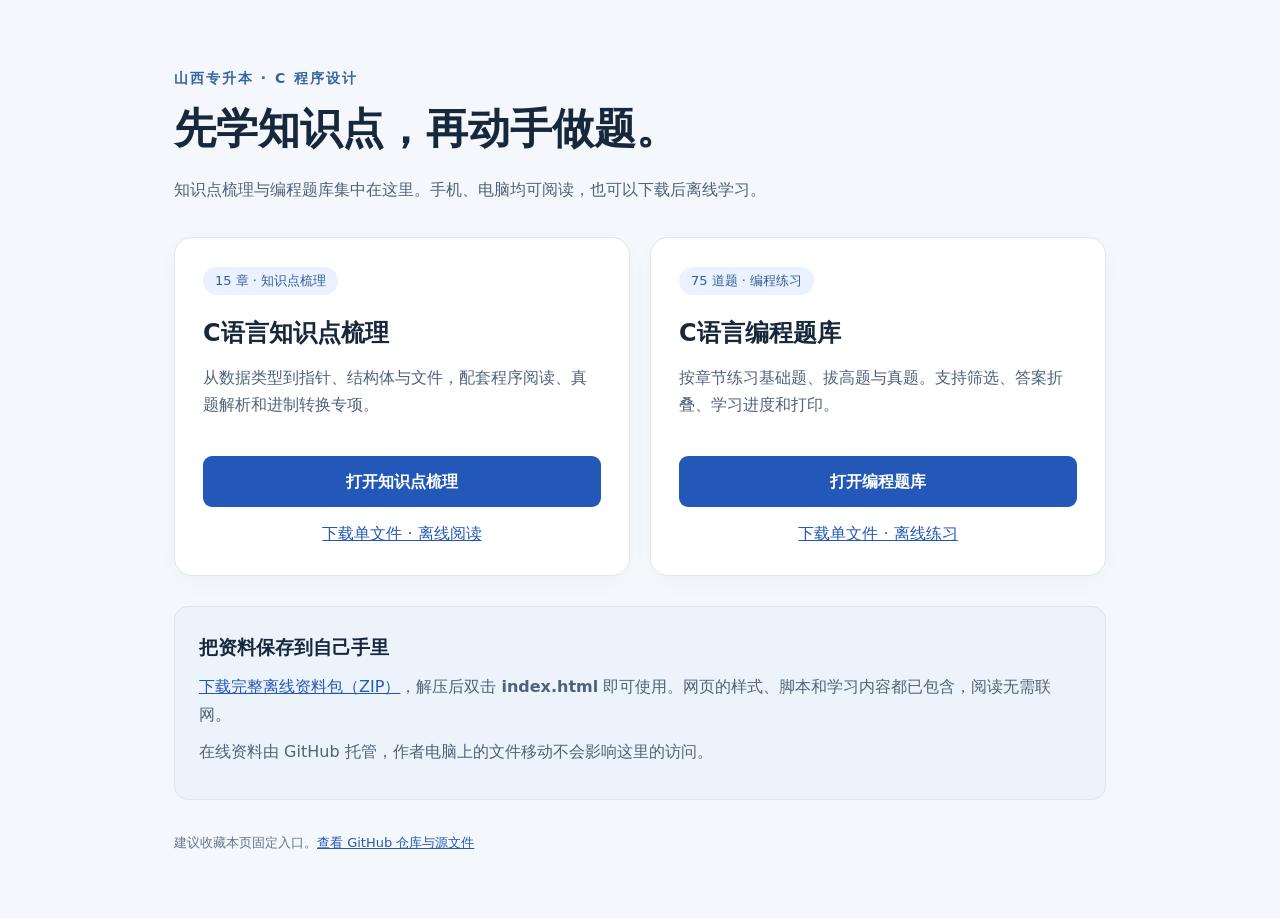
<file: index.html>
<!doctype html>
<html lang="zh-CN">
<head>
  <meta charset="utf-8">
  <meta name="viewport" content="width=device-width, initial-scale=1">
  <title>专升本 C语言学习资料</title>
  <style>
    *{box-sizing:border-box}body{margin:0;background:#f4f7fb;color:#18283c;font:16px/1.7 system-ui,"Microsoft YaHei",sans-serif}main{max-width:980px;margin:auto;padding:64px 24px}header{margin-bottom:34px}.eyebrow{font-size:14px;color:#3664a1;font-weight:700;letter-spacing:2px}h1{font-size:clamp(28px,5vw,42px);line-height:1.25;margin:12px 0 20px}p{color:#50627a;margin:10px 0}section{display:grid;grid-template-columns:1fr 1fr;gap:20px}.card{background:#fff;border:1px solid #dfe6ef;border-radius:18px;padding:28px;box-shadow:0 8px 24px #1e3a5f06}.tag{display:inline-block;background:#eaf1ff;color:#315f9c;border-radius:20px;padding:3px 12px;font-size:13px}h2{font-size:24px;margin:18px 0 10px}.card p{min-height:82px}.primary{display:block;background:#2458b8;color:#fff;text-align:center;text-decoration:none;border-radius:9px;padding:12px 16px;font-weight:600}.primary:hover{background:#184390}.download{display:block;margin-top:13px;text-align:center;color:#2458b8}.backup{margin-top:30px;padding:24px;border:1px solid #dfe6ef;border-radius:14px;background:#edf3fb}.backup h2{font-size:19px;margin-top:0}.backup a,footer a{color:#2458b8}footer{font-size:13px;color:#66758a;margin-top:32px}a:focus-visible{outline:3px solid #e59c18;outline-offset:4px}@media(max-width:620px){main{padding:30px 18px}section{grid-template-columns:1fr}.card{padding:22px}.card p{min-height:0}}
  </style>
</head>
<body>
  <main>
    <header>
      <span class="eyebrow">山西专升本 · C 程序设计</span>
      <h1>先学知识点，再动手做题。</h1>
      <p>知识点梳理与编程题库集中在这里。手机、电脑均可阅读，也可以下载后离线学习。</p>
    </header>
    <section aria-label="学习资料">
      <article class="card">
        <span class="tag">15 章 · 知识点梳理</span>
        <h2>C语言知识点梳理</h2>
        <p>从数据类型到指针、结构体与文件，配套程序阅读、真题解析和进制转换专项。</p>
        <a class="primary" href="./knowledge.html">打开知识点梳理</a>
        <a class="download" href="./knowledge.html" download="专升本计算机C语言知识点梳理.html">下载单文件 · 离线阅读</a>
      </article>
      <article class="card">
        <span class="tag">75 道题 · 编程练习</span>
        <h2>C语言编程题库</h2>
        <p>按章节练习基础题、拔高题与真题。支持筛选、答案折叠、学习进度和打印。</p>
        <a class="primary" href="./C语言编程题库.html">打开编程题库</a>
        <a class="download" href="./C语言编程题库.html" download="C语言编程题库.html">下载单文件 · 离线练习</a>
      </article>
    </section>
    <aside class="backup">
      <h2>把资料保存到自己手里</h2>
      <p><a href="./downloads/zsb-c-materials.zip" download>下载完整离线资料包（ZIP）</a>，解压后双击 <strong>index.html</strong> 即可使用。网页的样式、脚本和学习内容都已包含，阅读无需联网。</p>
      <p>在线资料由 GitHub 托管，作者电脑上的文件移动不会影响这里的访问。</p>
    </aside>
    <footer>建议收藏本页固定入口。<a href="https://github.com/3294734448/zsb-c-programming">查看 GitHub 仓库与源文件</a></footer>
  </main>
</body>
</html>
</file>
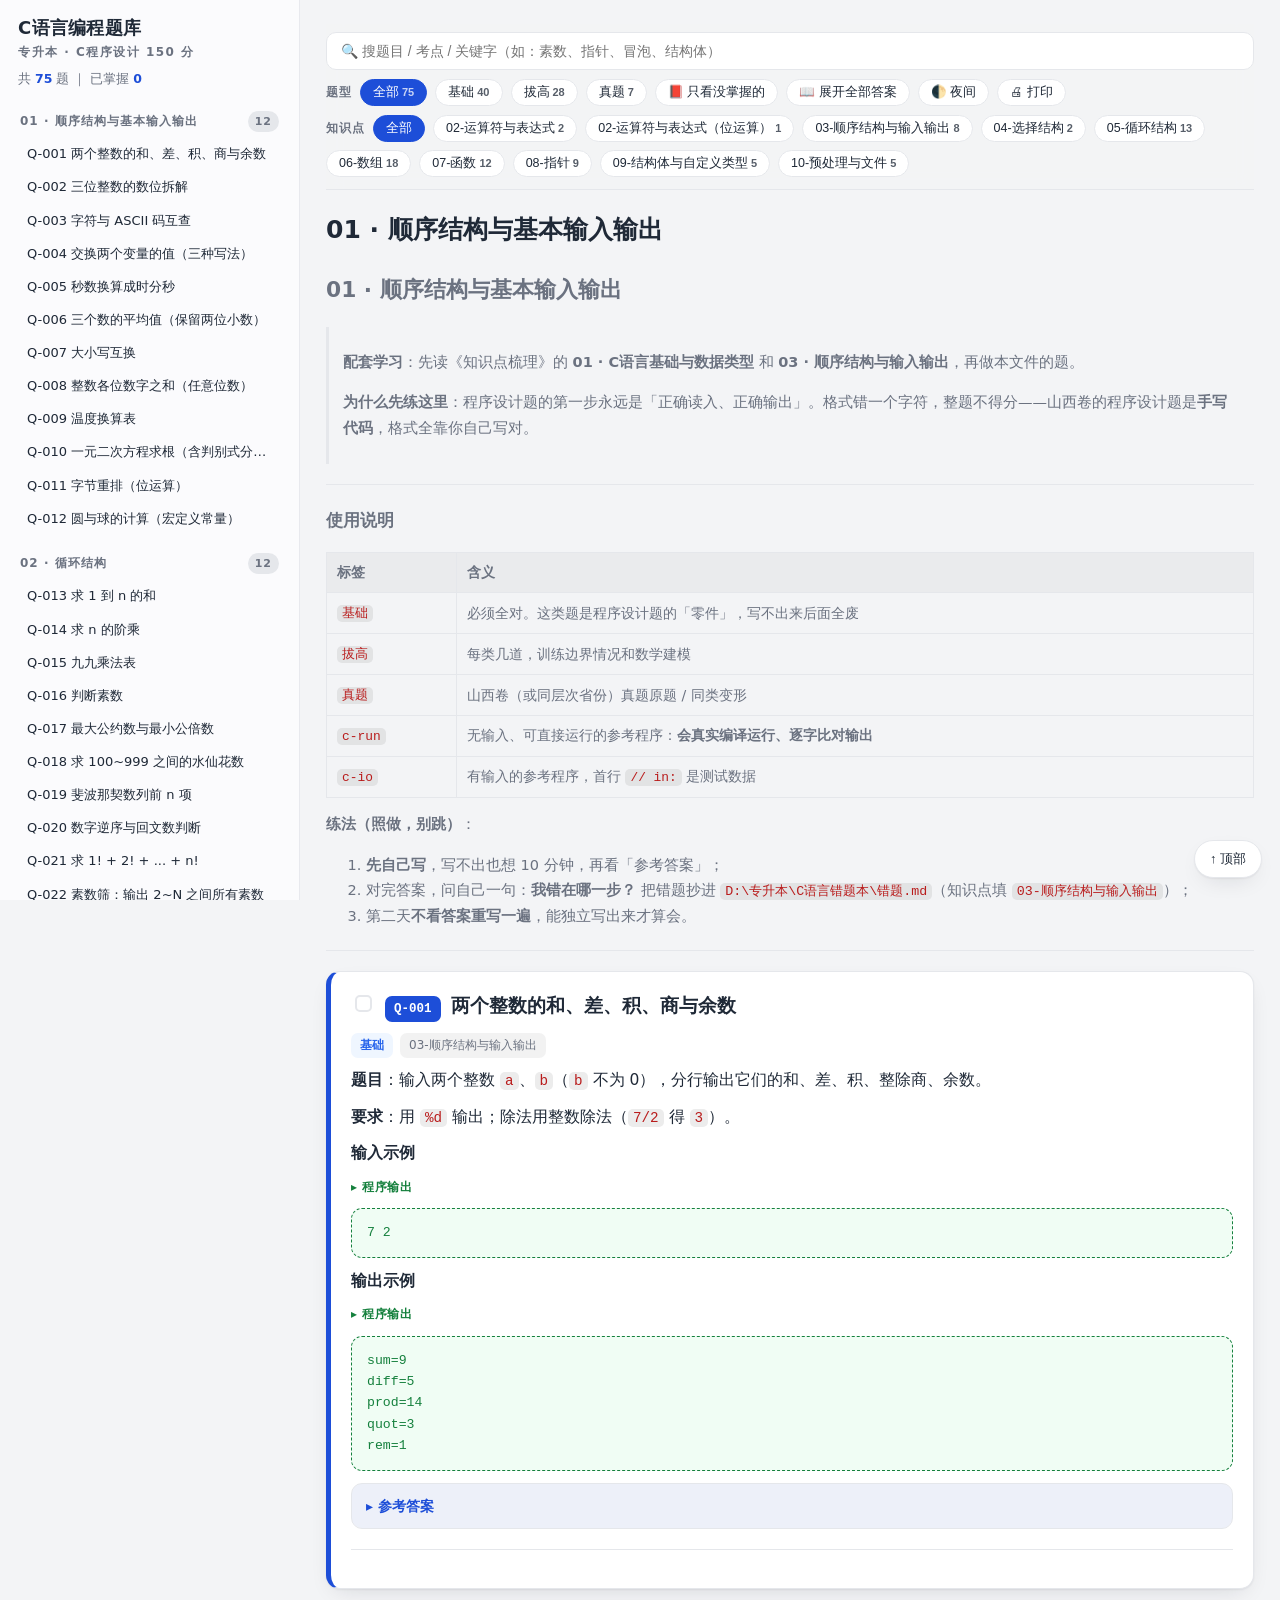
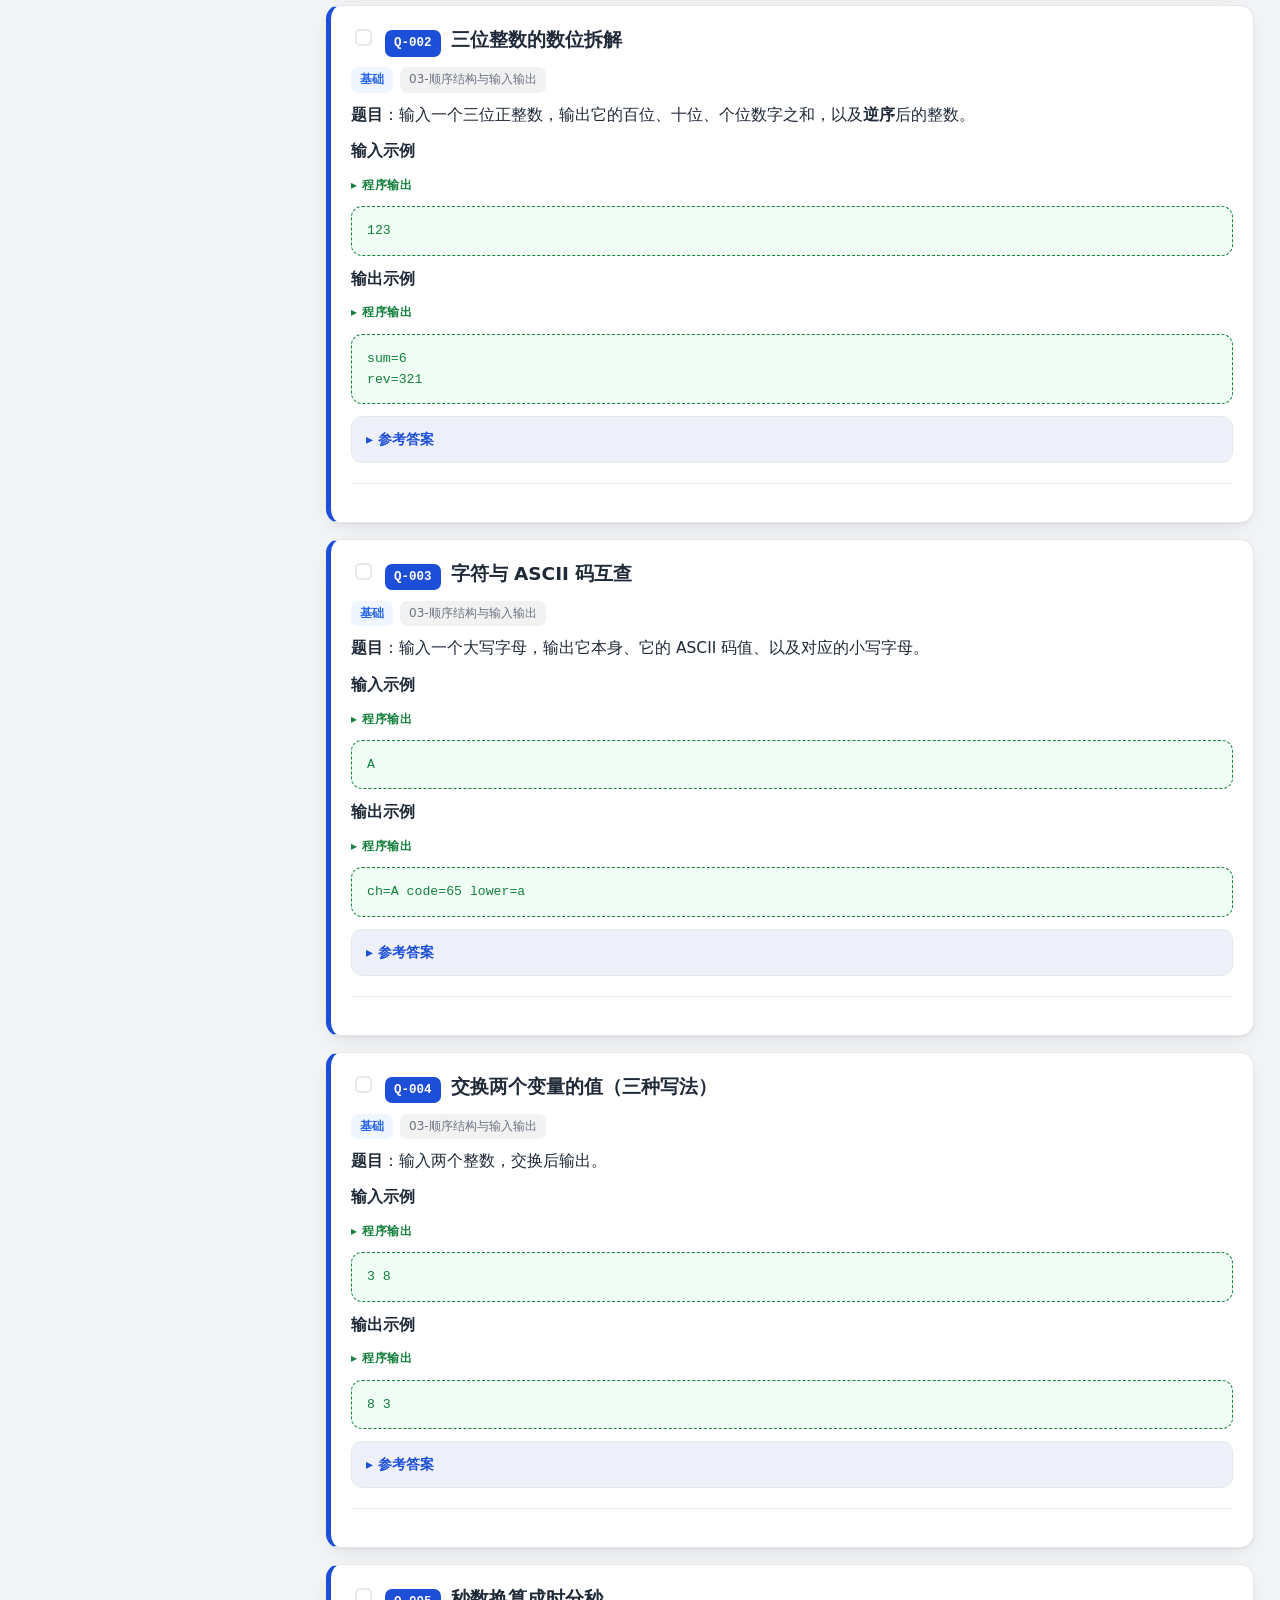
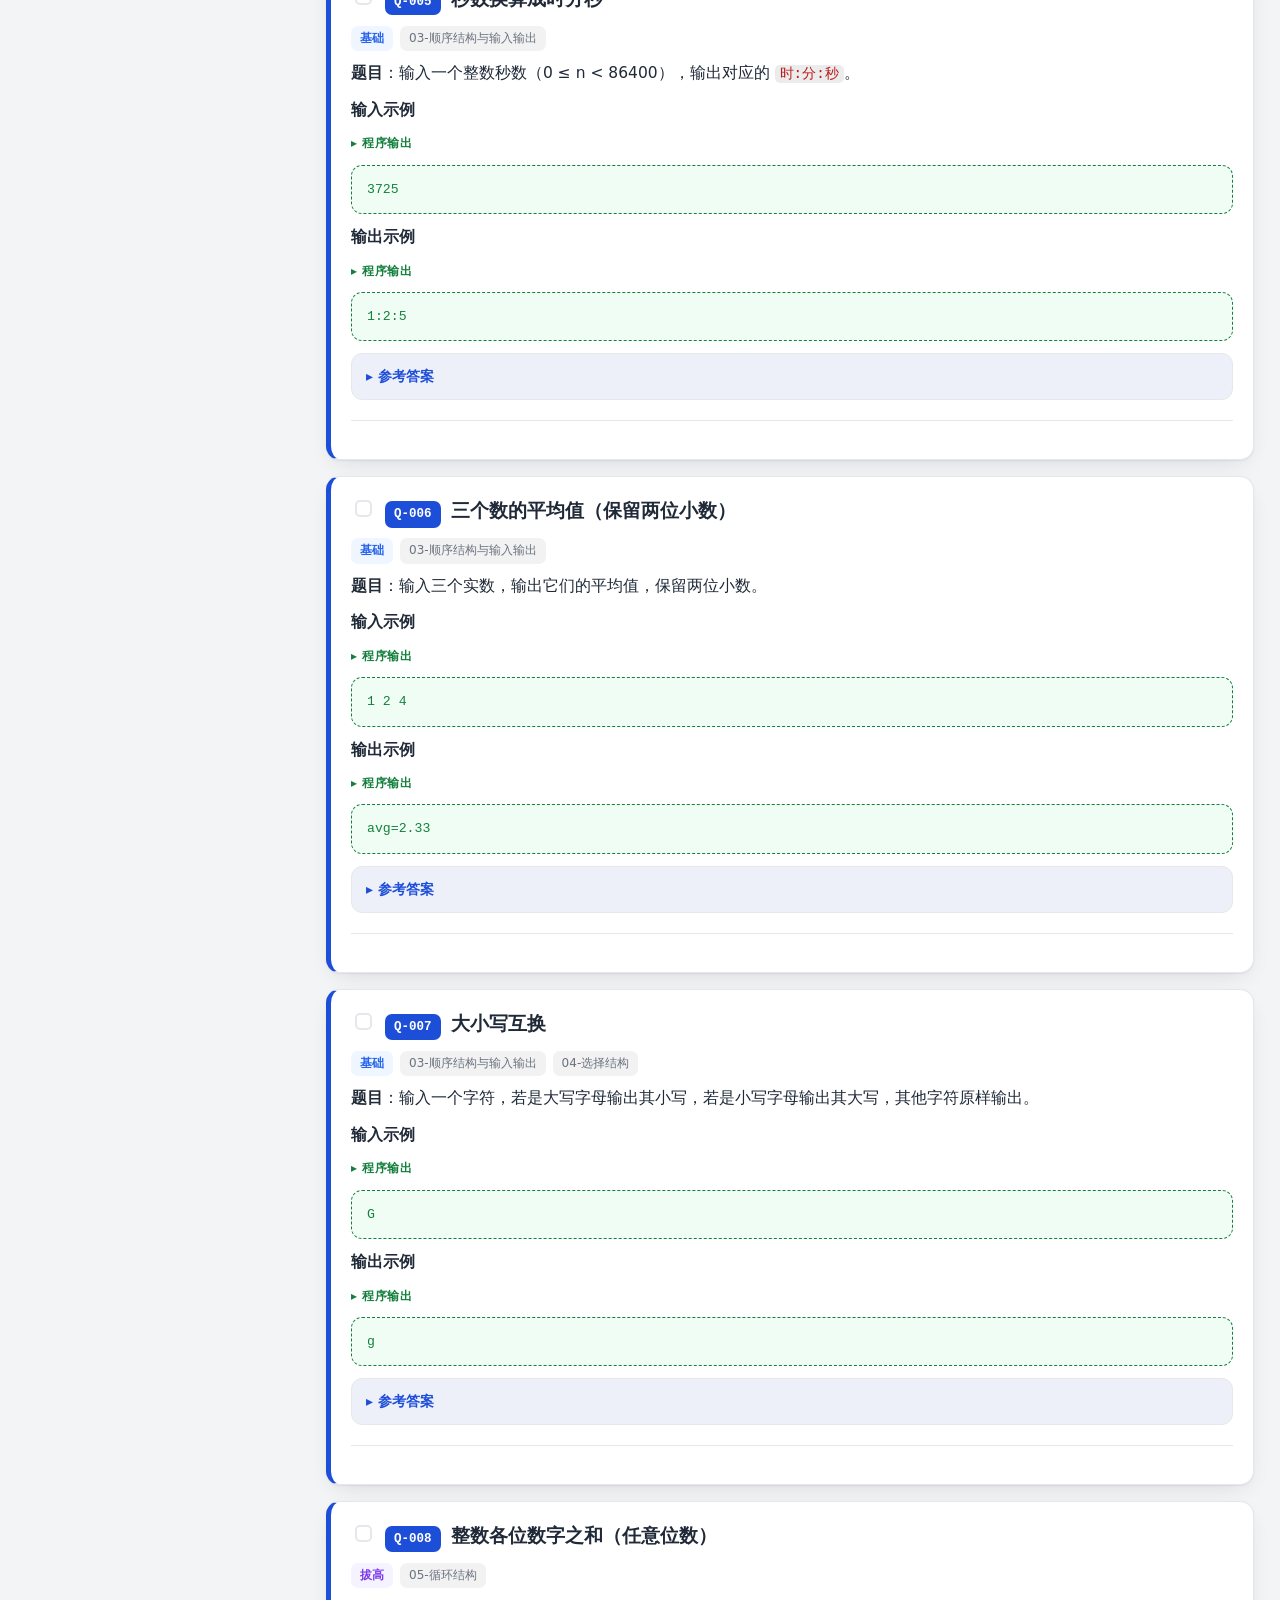
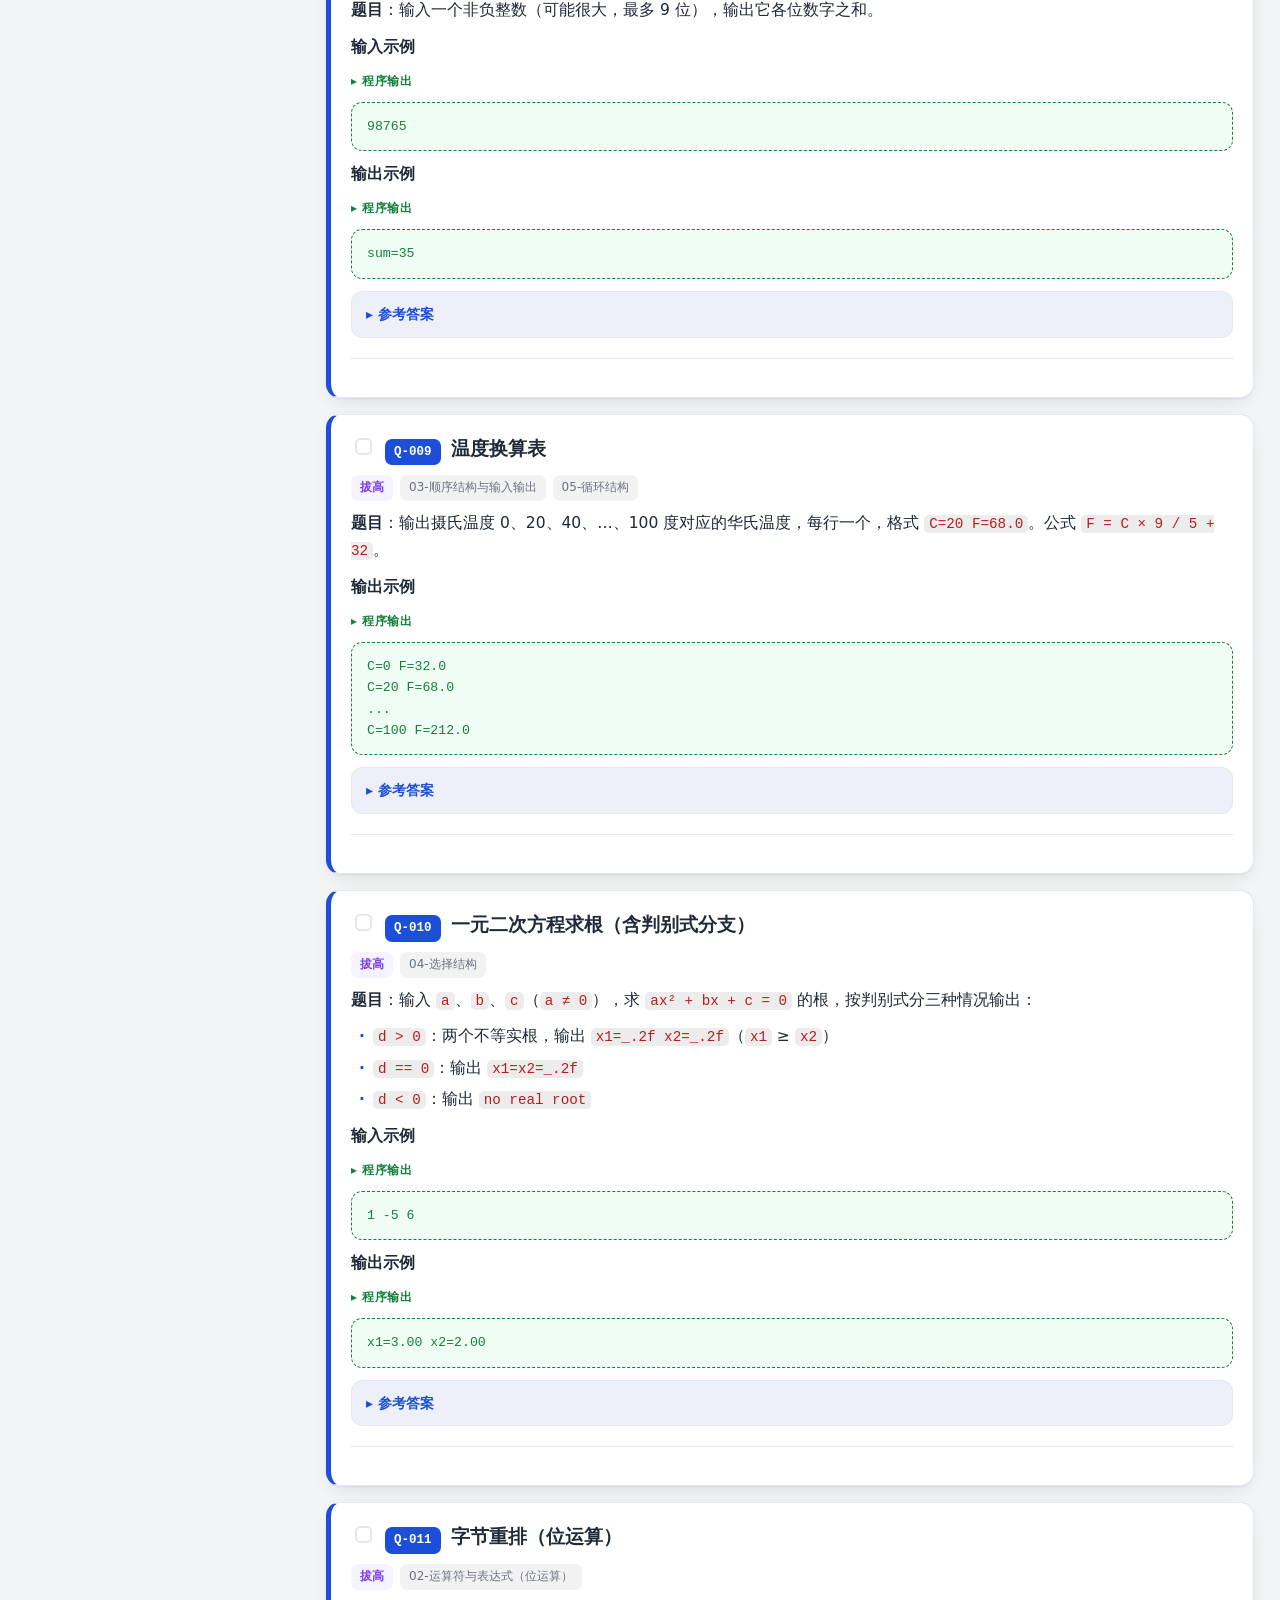
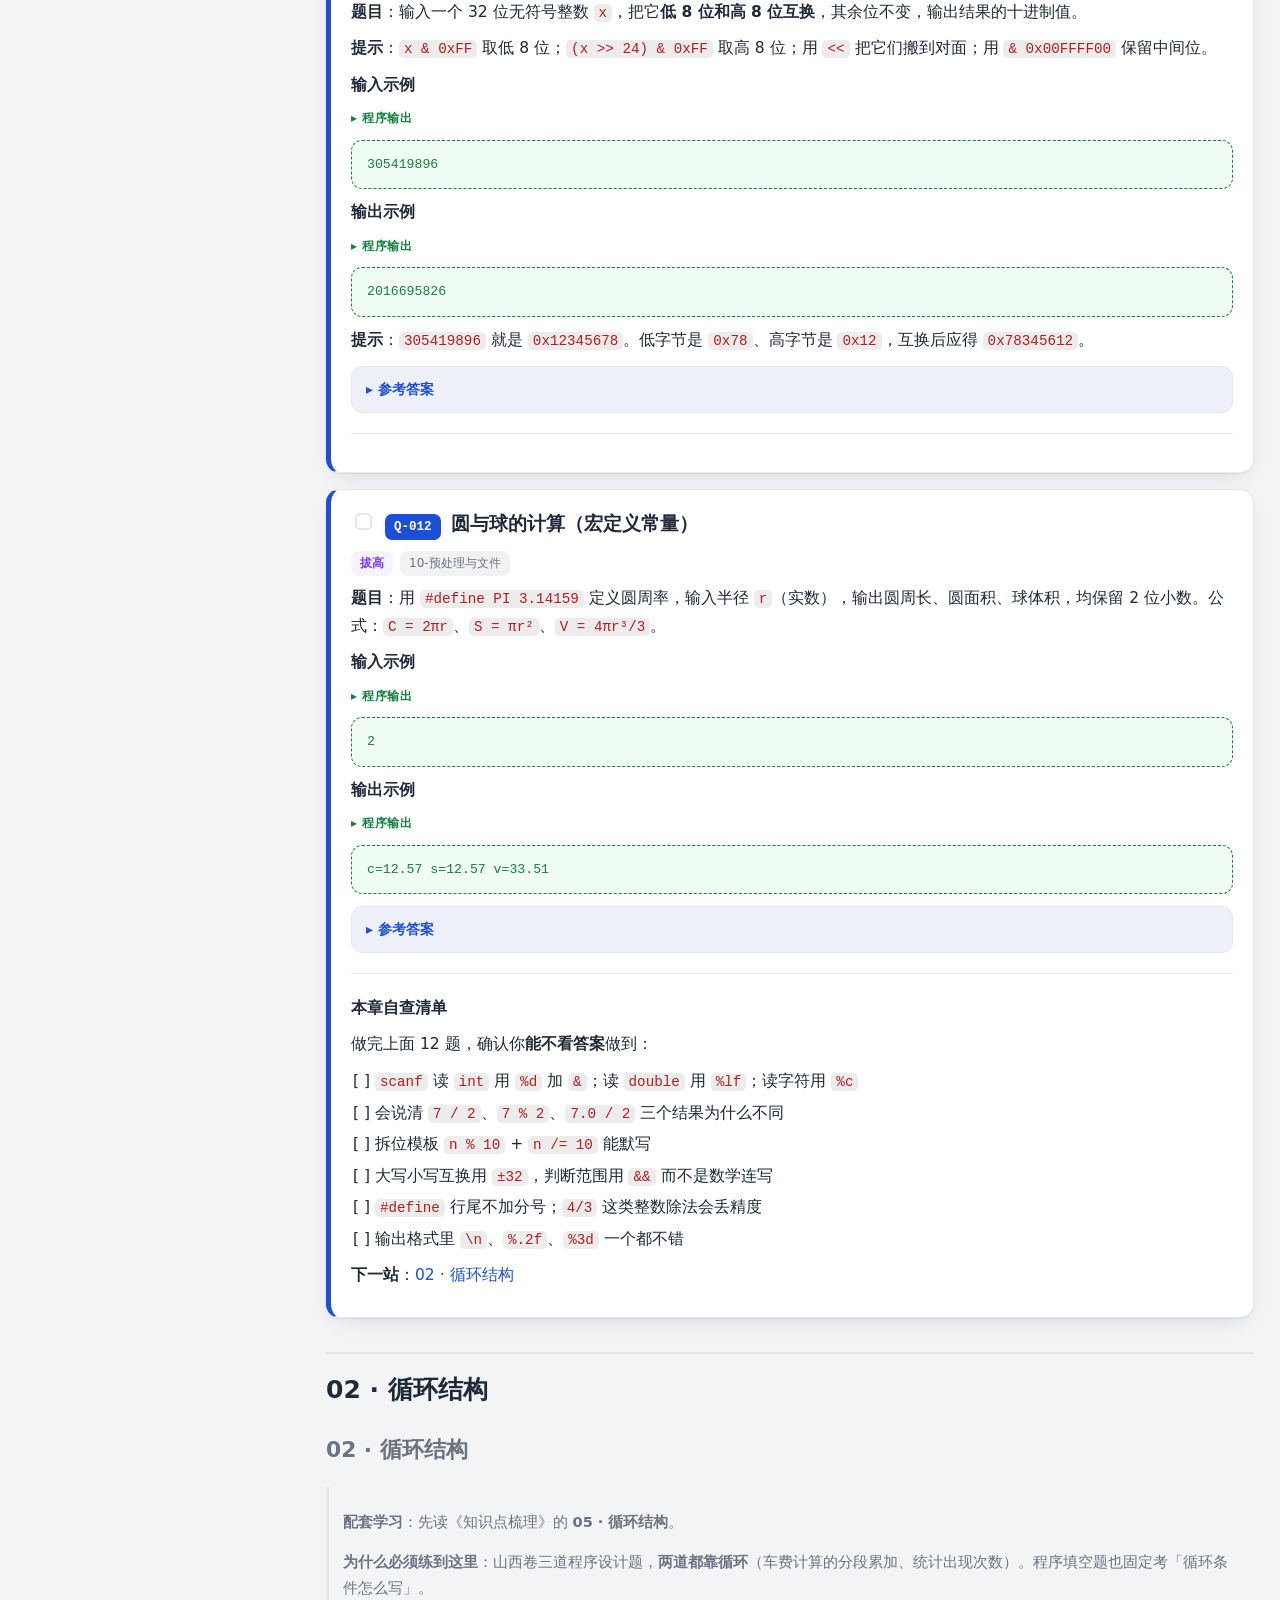
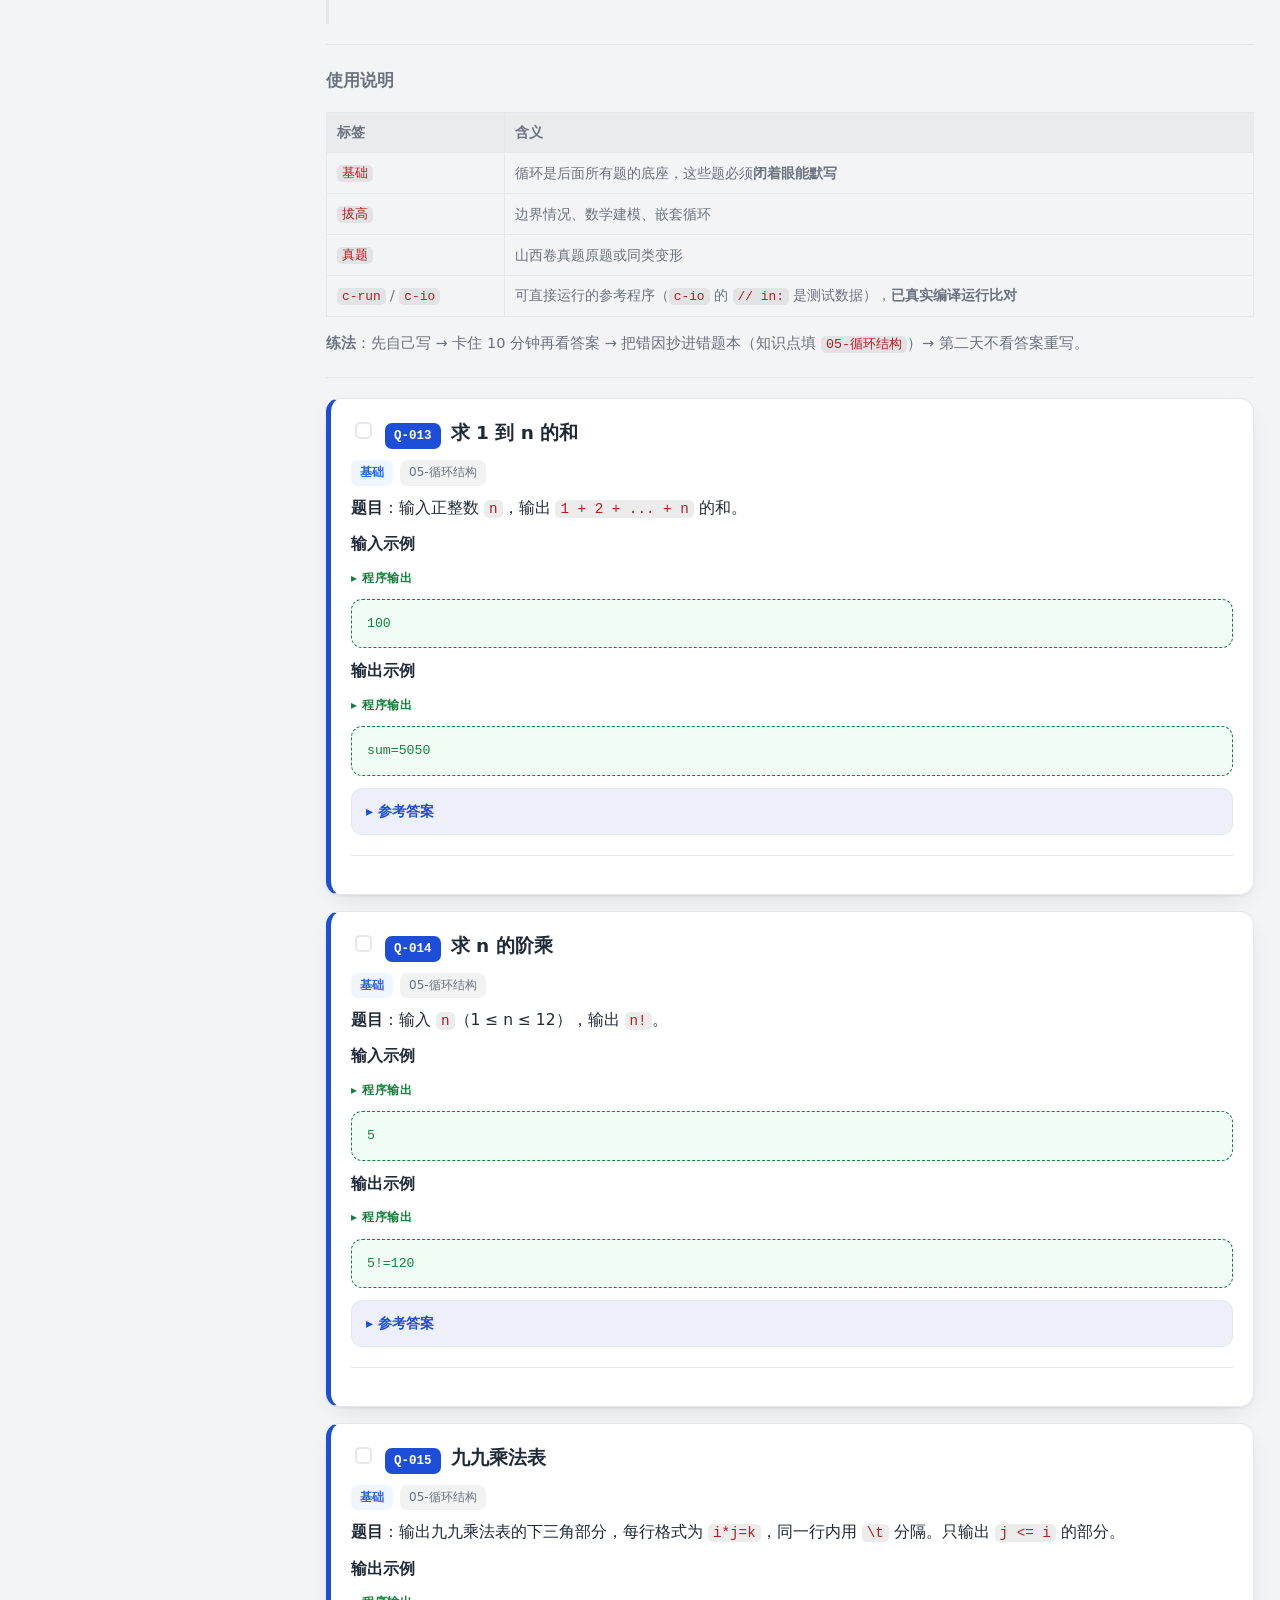
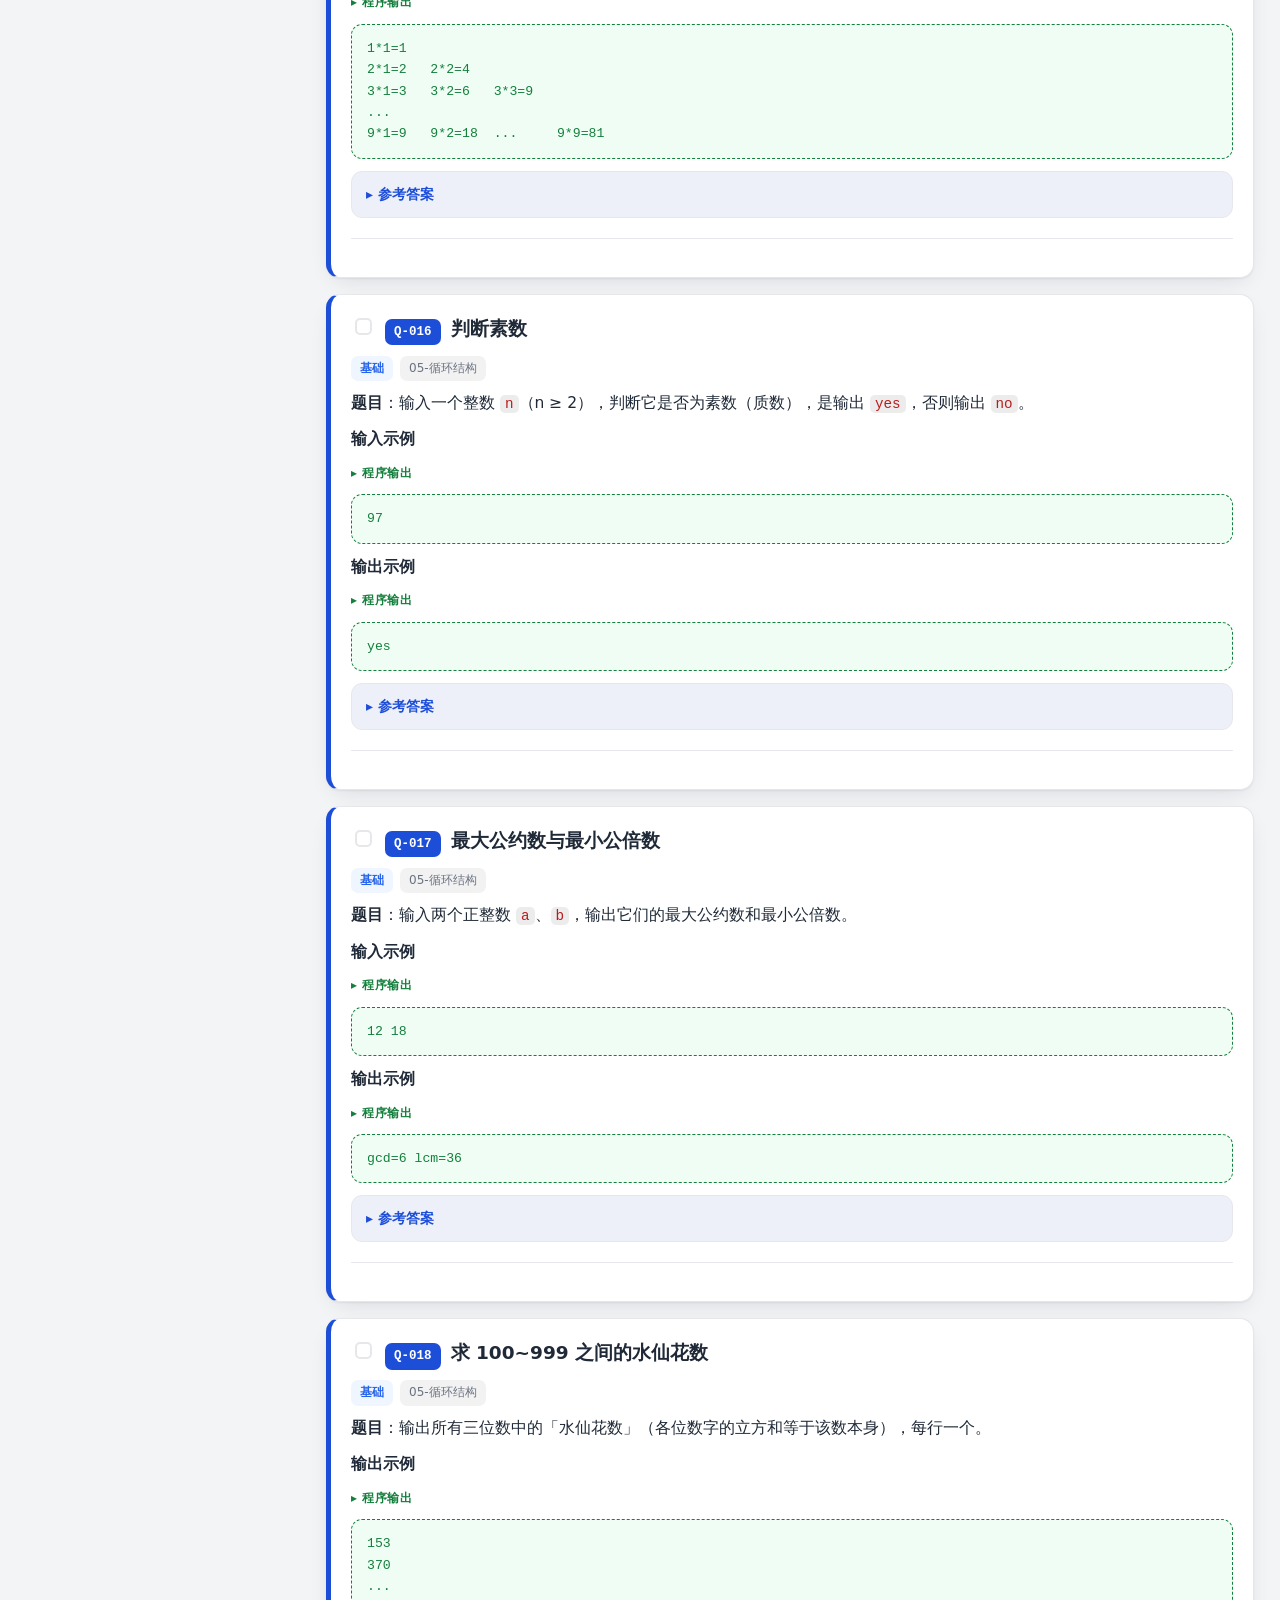
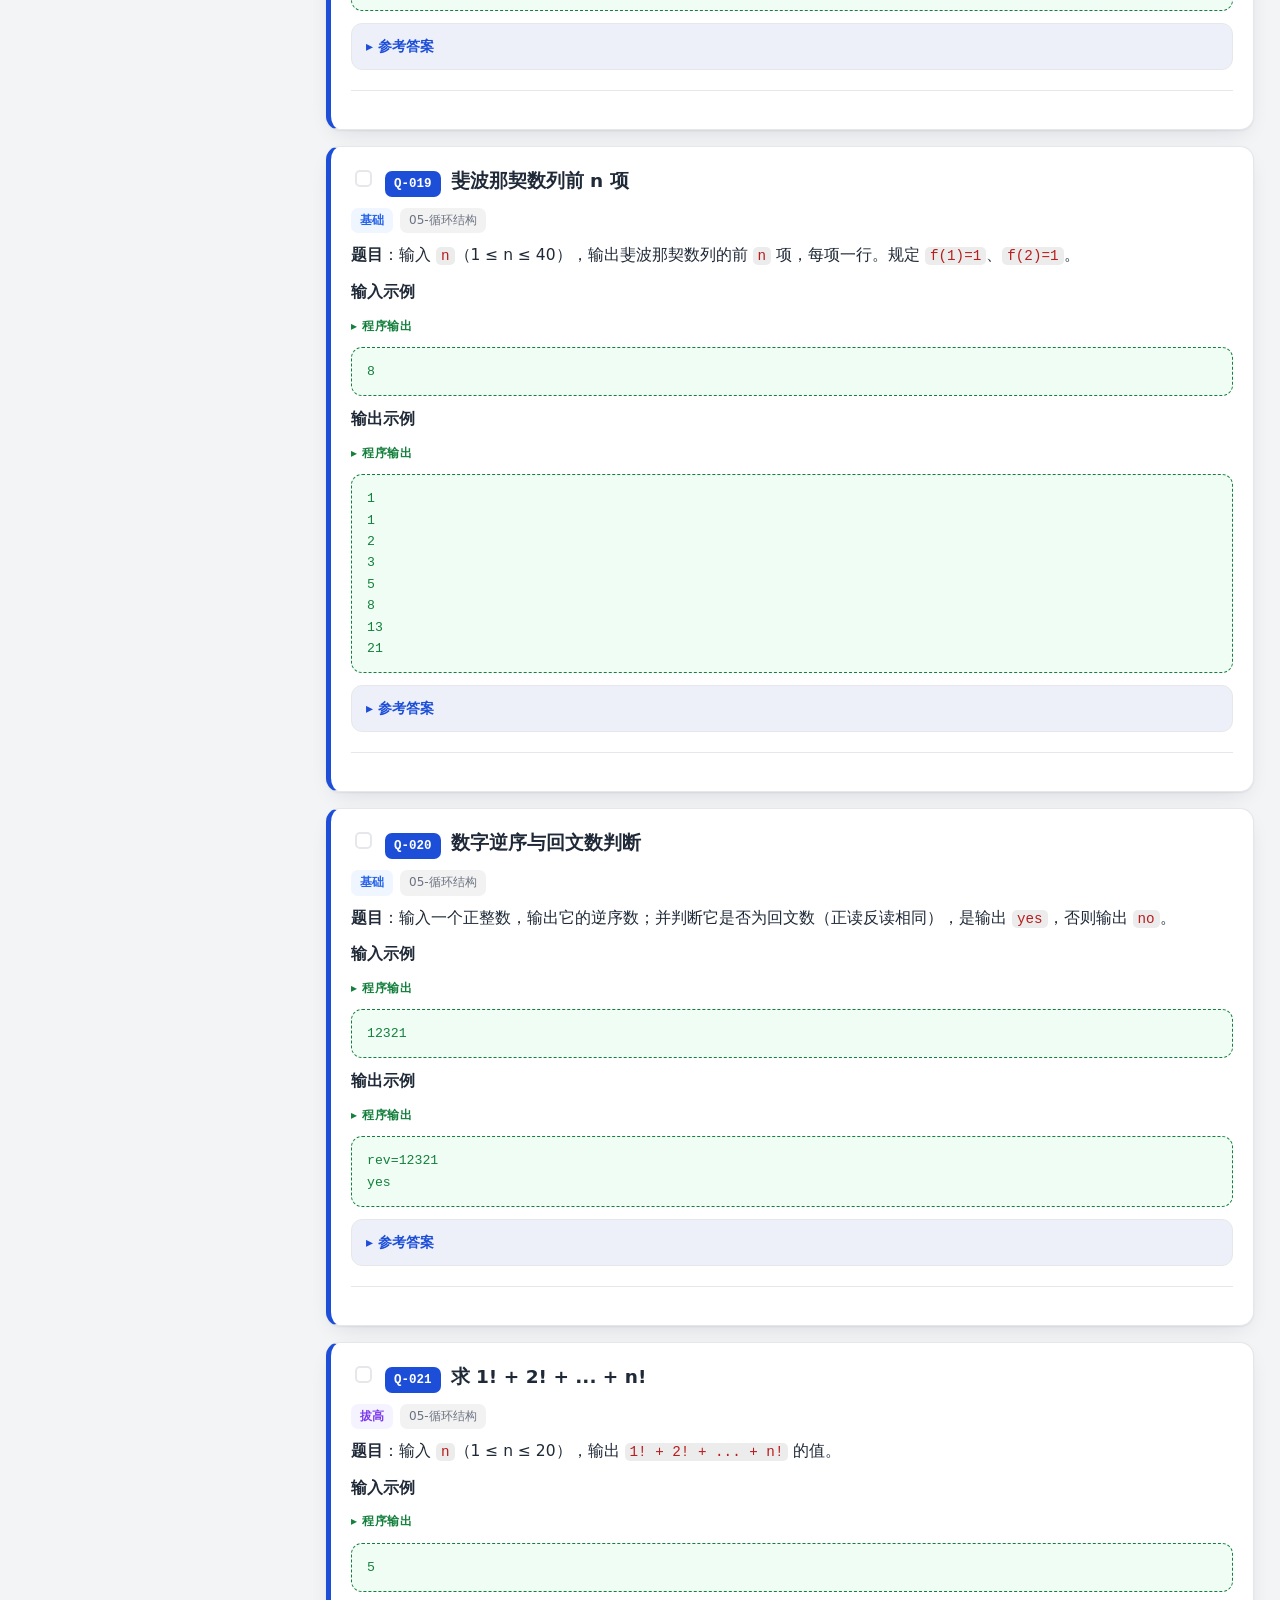
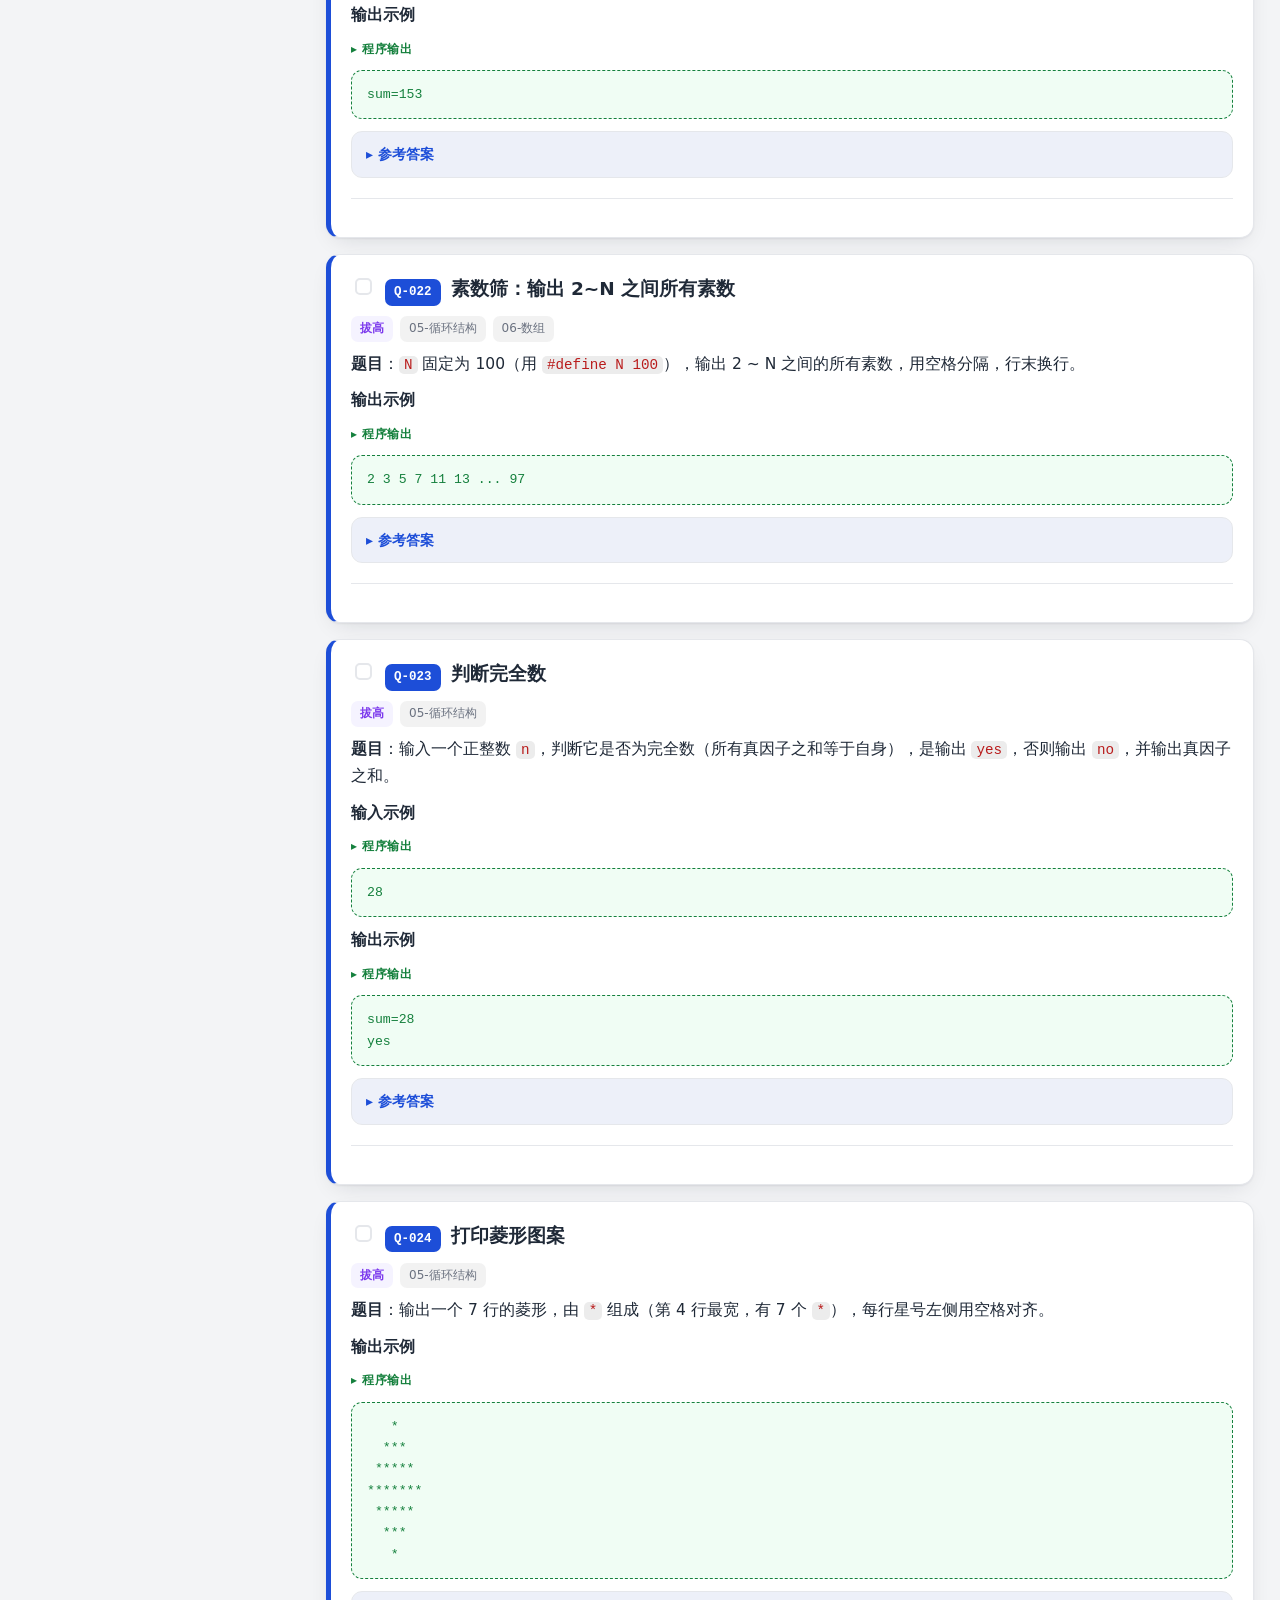
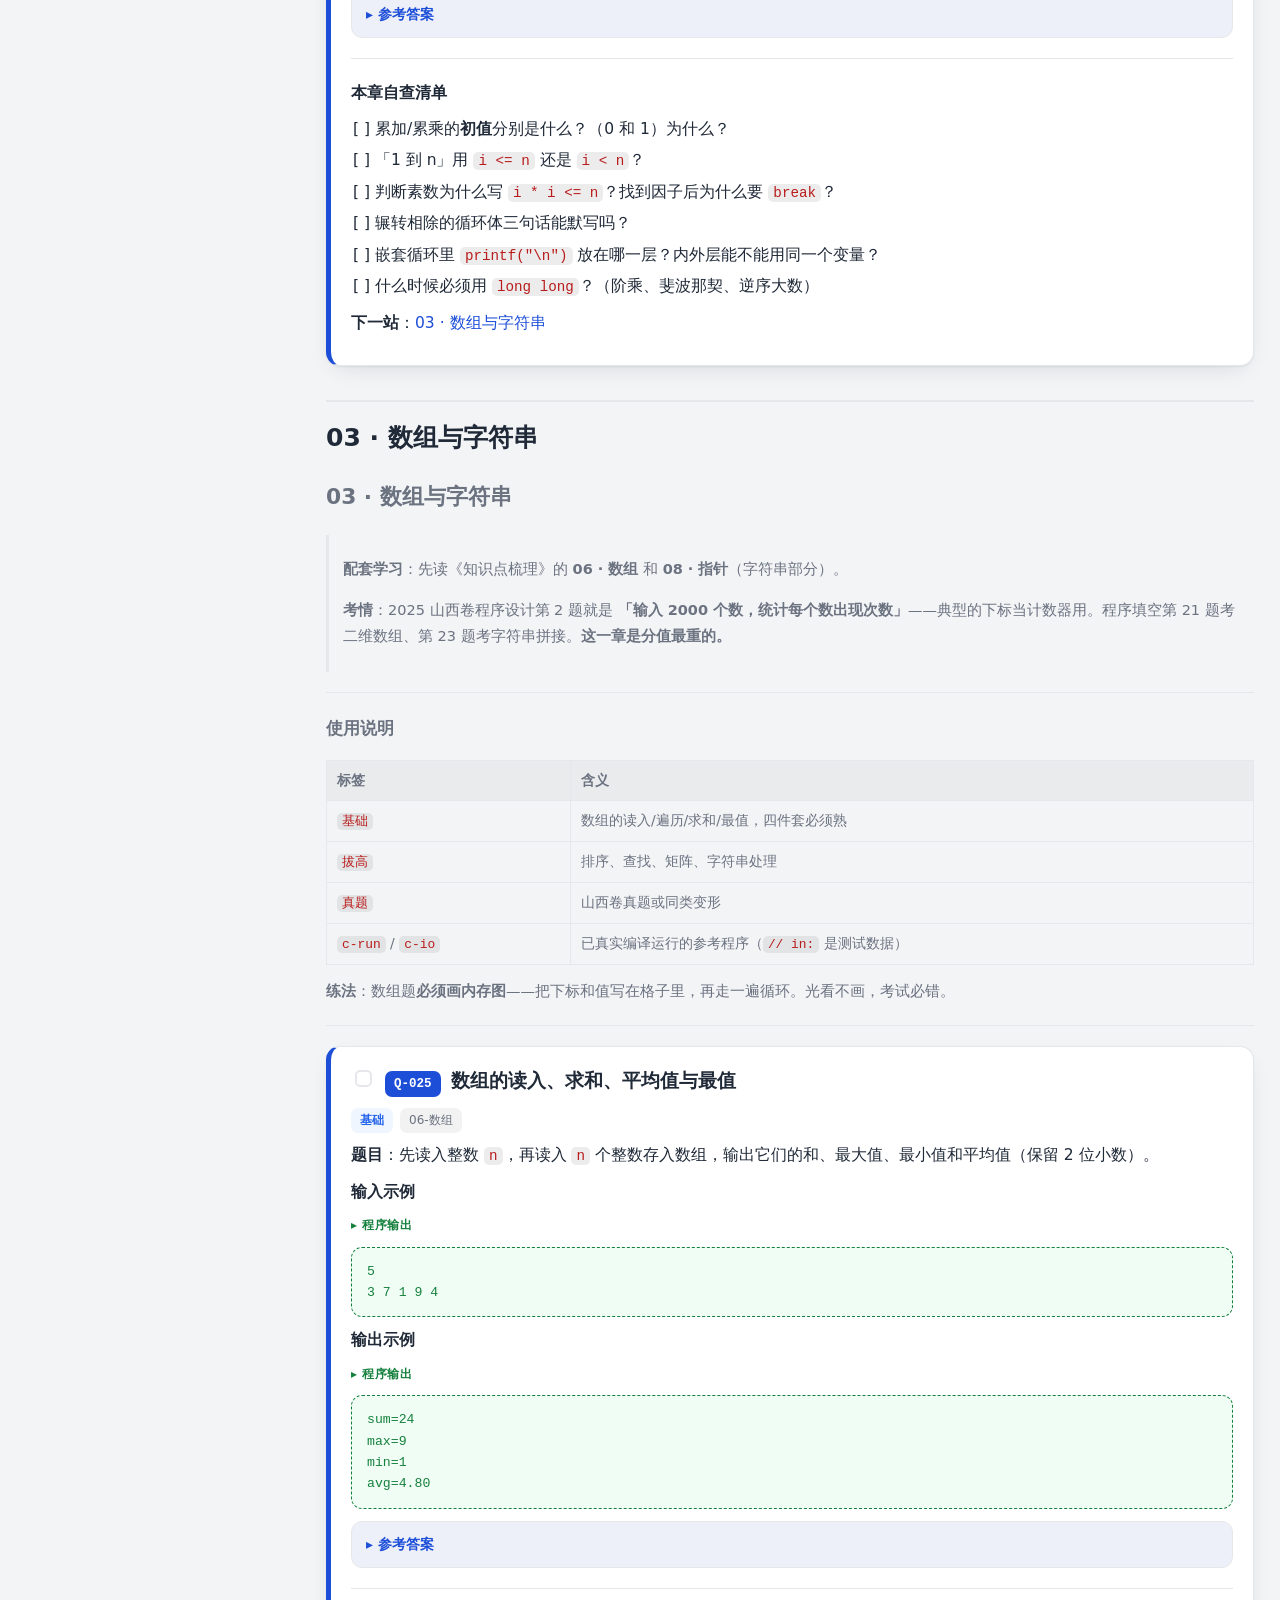
<file: C语言编程题库.html>
<!doctype html>
<html lang="zh-CN"><head><meta charset="utf-8">
<meta name="viewport" content="width=device-width,initial-scale=1">
<title>C语言编程题库 · 专升本（75 题）</title>
<style>
:root{
  --bg:#f3f4f6;--card:#fff;--text:#1f2937;--muted:#6b7280;--line:#e5e7eb;--side:#fbfbfd;--side-line:#e8e9ee;
  --brand:#1d4ed8;--brand2:#0d9488;--strong:#1d4ed8;
  --warn:#dc2626;--warn-bg:#fef2f2;--key:#15803d;--key-bg:#f0fdf4;--ok:#15803d;--ok-bg:#f0fdf4;
  --bad:#dc2626;--bad-bg:#fef2f2;--tip:#7c3aed;--tip-bg:#f5f3ff;--note:#2563eb;--note-bg:#eff6ff;
  --code-bg:#0f172a;--code-fg:#e5e7eb;--shadow:0 1px 2px rgba(16,24,40,.06),0 8px 24px -10px rgba(16,24,40,.16);
  --sbw:300px;
}
html[data-theme="dark"]{
  --bg:#0f1216;--card:#171b21;--text:#dfe3e8;--muted:#9aa4b2;--line:#2a3038;--side:#12161b;--side-line:#242a32;
  --strong:#7cb2ff;--shadow:0 1px 2px rgba(0,0,0,.45);
  --warn-bg:#2a1416;--key-bg:#0f2419;--ok-bg:#0f2419;--bad-bg:#2a1416;--tip-bg:#1d1730;--note-bg:#111d2e;
  --code-bg:#0b0f14;--code-fg:#dfe3e8;
}
*{box-sizing:border-box}
html{scroll-behavior:smooth}
body{margin:0;background:var(--bg);color:var(--text);font-size:15.5px;line-height:1.78;
  font-family:system-ui,-apple-system,"Segoe UI","Microsoft YaHei","PingFang SC",sans-serif}
a{color:var(--strong);text-decoration:none}a:hover{text-decoration:underline}
.layout{display:flex;align-items:flex-start}
.sidebar{position:fixed;top:0;left:0;bottom:0;width:var(--sbw);background:var(--side);border-right:1px solid var(--side-line);
  display:flex;flex-direction:column;z-index:50}
.side-head{padding:16px 18px 6px}
.side-title{font-size:18px;font-weight:800;letter-spacing:.3px;line-height:1.35}
.side-title span{display:block;font-size:12px;font-weight:600;color:var(--muted);letter-spacing:1.5px;margin-top:4px}
.side-stat{margin-top:8px;font-size:12.5px;color:var(--muted)}
.side-stat b{color:var(--brand)}
.nav{flex:1;overflow-y:auto;padding:6px 10px 24px}
.nav::-webkit-scrollbar{width:8px}.nav::-webkit-scrollbar-thumb{background:#d5d8de;border-radius:8px}
.navch{margin-bottom:10px}
.navch-h{display:flex;justify-content:space-between;align-items:center;padding:8px 10px 5px;font-size:12px;font-weight:800;
  letter-spacing:1px;color:var(--muted)}
.navch-h b{background:var(--line);border-radius:99px;padding:1px 7px;font-size:11px}
.navitem{display:block;padding:5px 10px 5px 14px;border-radius:8px;font-size:13px;color:var(--text);
  white-space:nowrap;overflow:hidden;text-overflow:ellipsis;border-left:3px solid transparent}
.navitem:hover{background:rgba(127,127,127,.09);text-decoration:none}
.navitem.active{background:rgba(29,78,216,.1);border-left-color:var(--brand);color:var(--brand);font-weight:600}
.navitem.done{color:var(--muted);text-decoration:line-through}
.main{margin-left:var(--sbw);flex:1;min-width:0;padding:24px 26px 90px;max-width:1000px}
.topbar{position:sticky;top:0;z-index:20;background:color-mix(in srgb,var(--bg) 90%,transparent);
  backdrop-filter:blur(8px);padding:8px 0 12px;border-bottom:1px solid var(--line);margin-bottom:18px}
.topbar input[type=search]{width:100%;padding:10px 14px;border:1px solid var(--line);border-radius:10px;
  background:var(--card);color:var(--text);font-size:14px;outline:none}
.topbar input[type=search]:focus{border-color:var(--brand);box-shadow:0 0 0 3px rgba(29,78,216,.12)}
.row{display:flex;gap:8px;flex-wrap:wrap;align-items:center;margin-top:9px}
.lbl{font-size:12px;color:var(--muted);font-weight:700;letter-spacing:1px}
.chip{border:1px solid var(--line);background:var(--card);color:var(--text);border-radius:99px;padding:4px 12px;
  font-size:12.5px;cursor:pointer}
.chip:hover{border-color:var(--brand)}
.chip.on{background:var(--brand);color:#fff;border-color:var(--brand)}
.chip b{opacity:.75;font-size:11px;margin-left:3px}
h1{font-size:25px;margin:34px 0 10px;padding-top:14px;border-top:2px solid var(--line)}
section.chapter:first-of-type h1{border-top:0;padding-top:0;margin-top:6px}
.chintro{color:var(--muted);font-size:14.5px}
.card{background:var(--card);border:1px solid var(--line);border-left:5px solid var(--brand);border-radius:14px;
  padding:18px 20px;margin:16px 0;box-shadow:var(--shadow);scroll-margin-top:150px}
.card.done{border-left-color:var(--ok);opacity:.72}
.card-h{display:flex;align-items:baseline;gap:10px;flex-wrap:wrap}
.card-h h2{font-size:18.5px;margin:0}
.qid{font-family:Consolas,monospace;font-weight:800;color:#fff;background:var(--brand);border-radius:7px;
  padding:2px 9px;font-size:12.5px}
.card.done .qid{background:var(--ok)}
.done{display:inline-flex;align-items:center;cursor:pointer}
.done input{appearance:none;width:17px;height:17px;border:2px solid var(--line);border-radius:5px;cursor:pointer;position:relative}
.done input:checked{background:var(--ok);border-color:var(--ok)}
.done input:checked::after{content:"✓";position:absolute;left:1.5px;top:-3px;color:#fff;font-size:13px;font-weight:800}
.meta{display:flex;gap:7px;flex-wrap:wrap;margin:10px 0 2px}
.tag{font-size:12px;border-radius:7px;padding:2px 9px;background:rgba(127,127,127,.1);color:var(--muted)}
.tag.t-基础{background:var(--note-bg);color:var(--note);font-weight:700}
.tag.t-拔高{background:var(--tip-bg);color:var(--tip);font-weight:700}
.tag.t-真题{background:var(--warn-bg);color:var(--warn);font-weight:700}
.body h3{margin:16px 0 6px;font-size:16px}
.body h4,.body h5{margin:14px 0 5px;font-size:15px}
.body p{margin:9px 0}
.body ul,.body ol{margin:8px 0;padding-left:22px}
.body li{margin:4px 0}
.body ul.mark{list-style:none;padding-left:2px}
.body ul.mark li{padding-left:20px;position:relative}
.body ul.mark li::before{content:"·";position:absolute;left:6px;color:var(--brand);font-weight:800}
.body ul.mark li.check{padding-left:0}
.body ul.mark li.check::before{content:"";}
code{background:rgba(127,127,127,.15);padding:1px 5px;border-radius:5px;color:#b91c1c;
  font-family:"Cascadia Mono",Consolas,monospace;font-size:.92em}
html[data-theme="dark"] code{color:#ff9d9d}
pre.code,pre.out{background:var(--code-bg);color:var(--code-fg);padding:13px 15px;border-radius:11px;overflow-x:auto;
  font-family:"Cascadia Mono",Consolas,monospace;font-size:13.2px;line-height:1.62;margin:10px 0}
pre.code code,pre.out code{background:none;color:inherit;padding:0;font-size:inherit}
.outwrap{margin:8px 0}
.olabel{display:block;font-size:12px;font-weight:700;color:var(--key);margin:6px 0 2px;letter-spacing:.5px}
pre.out{background:var(--key-bg);color:var(--key);border:1px dashed var(--key)}
details.ans{margin:12px 0;border:1px solid var(--line);border-radius:11px;overflow:hidden;background:rgba(127,127,127,.03)}
details.ans>summary{cursor:pointer;padding:10px 14px;font-weight:700;font-size:14px;color:var(--brand);
  background:rgba(29,78,216,.06);user-select:none;list-style:none}
details.ans>summary::-webkit-details-marker{display:none}
details.ans>summary::before{content:"▸ ";font-weight:800}
details.ans[open]>summary::before{content:"▾ "}
.ans-body{padding:4px 14px 12px}
blockquote{margin:10px 0;padding:8px 14px;border-left:3px solid var(--line);color:var(--muted)}
.warn,.bad{background:var(--warn-bg);border-left:4px solid var(--warn);color:var(--warn);padding:9px 13px;border-radius:9px;margin:9px 0;display:block}
.key,.ok{background:var(--key-bg);border-left:4px solid var(--key);color:var(--key);padding:9px 13px;border-radius:9px;margin:9px 0;display:block}
.tip{background:var(--tip-bg);border-left:4px solid var(--tip);color:var(--tip);padding:9px 13px;border-radius:9px;margin:9px 0;display:block}
.note{background:var(--note-bg);border-left:4px solid var(--note);color:var(--note);padding:9px 13px;border-radius:9px;margin:9px 0;display:block}
.warn strong,.key strong,.tip strong,.note strong{color:inherit}
.tw{overflow-x:auto;margin:10px 0}
table{border-collapse:collapse;width:100%;font-size:14px}
th,td{border:1px solid var(--line);padding:7px 10px;text-align:left}
th{background:rgba(127,127,127,.08);font-weight:700}
hr{border:0;border-top:1px solid var(--line);margin:20px 0}
#gotop{position:fixed;right:18px;bottom:22px;border:1px solid var(--line);background:var(--card);color:var(--text);
  border-radius:99px;padding:9px 15px;cursor:pointer;box-shadow:var(--shadow);font-size:13px}
.empty{display:none;text-align:center;color:var(--muted);padding:50px 0}
@media(max-width:900px){
  .sidebar{display:none}.main{margin-left:0;padding:16px 14px 80px}
}
@media print{
  .sidebar,.topbar,#gotop{display:none}
  .main{margin:0;max-width:none;padding:0}
  body{background:#fff;font-size:11.5pt}
  .card{break-inside:avoid;box-shadow:none}
  details.ans{break-inside:avoid}
  details.ans>summary{background:none}
}
</style></head>
<body>
<div class="layout">
<aside class="sidebar">
  <div class="side-head">
    <div class="side-title">C语言编程题库<span>专升本 · C程序设计 150 分</span></div>
    <div class="side-stat">共 <b>75</b> 题 ｜ 已掌握 <b id="doneCount">0</b></div>
  </div>
  <nav class="nav" id="nav">
  <div class="navch">
    <div class="navch-h">01 · 顺序结构与基本输入输出<b>12</b></div>
    <a class="navitem" href="#Q-001" data-id="Q-001">Q-001 两个整数的和、差、积、商与余数</a><a class="navitem" href="#Q-002" data-id="Q-002">Q-002 三位整数的数位拆解</a><a class="navitem" href="#Q-003" data-id="Q-003">Q-003 字符与 ASCII 码互查</a><a class="navitem" href="#Q-004" data-id="Q-004">Q-004 交换两个变量的值（三种写法）</a><a class="navitem" href="#Q-005" data-id="Q-005">Q-005 秒数换算成时分秒</a><a class="navitem" href="#Q-006" data-id="Q-006">Q-006 三个数的平均值（保留两位小数）</a><a class="navitem" href="#Q-007" data-id="Q-007">Q-007 大小写互换</a><a class="navitem" href="#Q-008" data-id="Q-008">Q-008 整数各位数字之和（任意位数）</a><a class="navitem" href="#Q-009" data-id="Q-009">Q-009 温度换算表</a><a class="navitem" href="#Q-010" data-id="Q-010">Q-010 一元二次方程求根（含判别式分支）</a><a class="navitem" href="#Q-011" data-id="Q-011">Q-011 字节重排（位运算）</a><a class="navitem" href="#Q-012" data-id="Q-012">Q-012 圆与球的计算（宏定义常量）</a>
  </div>
  <div class="navch">
    <div class="navch-h">02 · 循环结构<b>12</b></div>
    <a class="navitem" href="#Q-013" data-id="Q-013">Q-013 求 1 到 n 的和</a><a class="navitem" href="#Q-014" data-id="Q-014">Q-014 求 n 的阶乘</a><a class="navitem" href="#Q-015" data-id="Q-015">Q-015 九九乘法表</a><a class="navitem" href="#Q-016" data-id="Q-016">Q-016 判断素数</a><a class="navitem" href="#Q-017" data-id="Q-017">Q-017 最大公约数与最小公倍数</a><a class="navitem" href="#Q-018" data-id="Q-018">Q-018 求 100~999 之间的水仙花数</a><a class="navitem" href="#Q-019" data-id="Q-019">Q-019 斐波那契数列前 n 项</a><a class="navitem" href="#Q-020" data-id="Q-020">Q-020 数字逆序与回文数判断</a><a class="navitem" href="#Q-021" data-id="Q-021">Q-021 求 1! + 2! + ... + n!</a><a class="navitem" href="#Q-022" data-id="Q-022">Q-022 素数筛：输出 2~N 之间所有素数</a><a class="navitem" href="#Q-023" data-id="Q-023">Q-023 判断完全数</a><a class="navitem" href="#Q-024" data-id="Q-024">Q-024 打印菱形图案</a>
  </div>
  <div class="navch">
    <div class="navch-h">03 · 数组与字符串<b>16</b></div>
    <a class="navitem" href="#Q-025" data-id="Q-025">Q-025 数组的读入、求和、平均值与最值</a><a class="navitem" href="#Q-026" data-id="Q-026">Q-026 数组逆序存放</a><a class="navitem" href="#Q-027" data-id="Q-027">Q-027 冒泡排序</a><a class="navitem" href="#Q-028" data-id="Q-028">Q-028 选择排序</a><a class="navitem" href="#Q-029" data-id="Q-029">Q-029 顺序查找与统计</a><a class="navitem" href="#Q-030" data-id="Q-030">Q-030 折半查找（二分查找）</a><a class="navitem" href="#Q-031" data-id="Q-031">Q-031 二维数组：矩阵转置</a><a class="navitem" href="#Q-032" data-id="Q-032">Q-032 二维数组：对角线元素之和</a><a class="navitem" href="#Q-033" data-id="Q-033">Q-033 统计每个整数出现的次数（2025 山西真题同类）</a><a class="navitem" href="#Q-034" data-id="Q-034">Q-034 杨辉三角</a><a class="navitem" href="#Q-035" data-id="Q-035">Q-035 矩阵鞍点</a><a class="navitem" href="#Q-036" data-id="Q-036">Q-036 字符串长度（不用库函数）</a><a class="navitem" href="#Q-037" data-id="Q-037">Q-037 字符串复制（不用库函数）</a><a class="navitem" href="#Q-038" data-id="Q-038">Q-038 字符串连接与比较（不用库函数）</a><a class="navitem" href="#Q-040" data-id="Q-040">Q-040 字符串逆序输出（指针版）</a><a class="navitem" href="#Q-039" data-id="Q-039">Q-039 统计字符类型</a>
  </div>
  <div class="navch">
    <div class="navch-h">04 · 函数与递归<b>12</b></div>
    <a class="navitem" href="#Q-041" data-id="Q-041">Q-041 函数的基本结构：求两数最大值</a><a class="navitem" href="#Q-042" data-id="Q-042">Q-042 判断素数的函数</a><a class="navitem" href="#Q-043" data-id="Q-043">Q-043 数组作参数：求平均值并统计高于平均分的人数</a><a class="navitem" href="#Q-044" data-id="Q-044">Q-044 值传递的真相：写一个「交换」函数</a><a class="navitem" href="#Q-045" data-id="Q-045">Q-045 递归求 n!</a><a class="navitem" href="#Q-046" data-id="Q-046">Q-046 递归求斐波那契第 n 项</a><a class="navitem" href="#Q-047" data-id="Q-047">Q-047 递归数字逆序</a><a class="navitem" href="#Q-048" data-id="Q-048">Q-048 递归求最大公约数</a><a class="navitem" href="#Q-049" data-id="Q-049">Q-049 汉诺塔</a><a class="navitem" href="#Q-050" data-id="Q-050">Q-050 递归求数组最大值</a><a class="navitem" href="#Q-051" data-id="Q-051">Q-051 统计各种字符的个数（函数版）</a><a class="navitem" href="#Q-052" data-id="Q-052">Q-052 统计班级及格人数（2025 山西真题）</a>
  </div>
  <div class="navch">
    <div class="navch-h">05 · 指针与结构体<b>13</b></div>
    <a class="navitem" href="#Q-053" data-id="Q-053">Q-053 指针的基本用法：取地址与解引用</a><a class="navitem" href="#Q-054" data-id="Q-054">Q-054 用指针交换两个数（值传递 vs 地址传递）</a><a class="navitem" href="#Q-055" data-id="Q-055">Q-055 用指针遍历数组</a><a class="navitem" href="#Q-056" data-id="Q-056">Q-056 用指针逆置字符串（2025 山西真题同类）</a><a class="navitem" href="#Q-057" data-id="Q-057">Q-057 用指针实现字符串复制与求长度</a><a class="navitem" href="#Q-058" data-id="Q-058">Q-058 指针数组：给多个字符串排序</a><a class="navitem" href="#Q-059" data-id="Q-059">Q-059 通过指针参数返回多个结果</a><a class="navitem" href="#Q-060" data-id="Q-060">Q-060 动态内存：用 malloc 开数组</a><a class="navitem" href="#Q-061" data-id="Q-061">Q-061 结构体的定义与使用</a><a class="navitem" href="#Q-062" data-id="Q-062">Q-062 结构体数组：按成绩排序</a><a class="navitem" href="#Q-063" data-id="Q-063">Q-063 结构体数组：按工号查找（2025 山西真题同类）</a><a class="navitem" href="#Q-064" data-id="Q-064">Q-064 typedef 与结构体指针</a><a class="navitem" href="#Q-065" data-id="Q-065">Q-065 结构体嵌套与结构体作函数参数</a>
  </div>
  <div class="navch">
    <div class="navch-h">06 · 文件、位运算与综合实战<b>10</b></div>
    <a class="navitem" href="#Q-066" data-id="Q-066">Q-066 带参与不带参的宏定义</a><a class="navitem" href="#Q-067" data-id="Q-067">Q-067 文件写入与读取</a><a class="navitem" href="#Q-068" data-id="Q-068">Q-068 统计文件里的字符数与行数</a><a class="navitem" href="#Q-069" data-id="Q-069">Q-069 把数组写入文件再读回</a><a class="navitem" href="#Q-070" data-id="Q-070">Q-070 位运算：统计二进制中 1 的个数</a><a class="navitem" href="#Q-071" data-id="Q-071">Q-071 位运算：判断 2 的幂与求平均值（不用除法）</a><a class="navitem" href="#Q-072" data-id="Q-072">Q-072 字符串处理函数综合</a><a class="navitem" href="#Q-073" data-id="Q-073">Q-073 程序填空：补全字符串处理</a><a class="navitem" href="#Q-074" data-id="Q-074">Q-074 程序设计：统计字母出现次数</a><a class="navitem" href="#Q-075" data-id="Q-075">Q-075 程序设计：出租车计费（2025 山西真题）</a>
  </div></nav>
</aside>
<main class="main">
  <div class="topbar">
    <input id="q" type="search" placeholder="🔍 搜题目 / 考点 / 关键字（如：素数、指针、冒泡、结构体）">
    <div class="row"><span class="lbl">题型</span>
      <button class="chip on" data-type="">全部<b>75</b></button>
      <button class="chip" data-type="基础">基础<b>40</b></button><button class="chip" data-type="拔高">拔高<b>28</b></button><button class="chip" data-type="真题">真题<b>7</b></button>
      <button class="chip" id="fold">📕 只看没掌握的</button>
      <button class="chip" id="allans">📖 展开全部答案</button>
      <button class="chip" id="theme">🌓 夜间</button>
      <button class="chip" onclick="window.print()">🖨 打印</button>
    </div>
    <div class="row"><span class="lbl">知识点</span>
      <button class="chip on" data-point="">全部</button>
      <button class="chip" data-point="02-运算符与表达式">02-运算符与表达式<b>2</b></button><button class="chip" data-point="02-运算符与表达式（位运算）">02-运算符与表达式（位运算）<b>1</b></button><button class="chip" data-point="03-顺序结构与输入输出">03-顺序结构与输入输出<b>8</b></button><button class="chip" data-point="04-选择结构">04-选择结构<b>2</b></button><button class="chip" data-point="05-循环结构">05-循环结构<b>13</b></button><button class="chip" data-point="06-数组">06-数组<b>18</b></button><button class="chip" data-point="07-函数">07-函数<b>12</b></button><button class="chip" data-point="08-指针">08-指针<b>9</b></button><button class="chip" data-point="09-结构体与自定义类型">09-结构体与自定义类型<b>5</b></button><button class="chip" data-point="10-预处理与文件">10-预处理与文件<b>5</b></button>
    </div>
  </div>
  
<section class="chapter" id="ch-01">
  <h1>01 · 顺序结构与基本输入输出</h1>
  <div class="chintro"><h2>01 · 顺序结构与基本输入输出</h2>
<blockquote><p><strong>配套学习</strong>：先读《知识点梳理》的 <strong>01 · C语言基础与数据类型</strong> 和 <strong>03 · 顺序结构与输入输出</strong>，再做本文件的题。</p><p><strong>为什么先练这里</strong>：程序设计题的第一步永远是「正确读入、正确输出」。格式错一个字符，整题不得分——山西卷的程序设计题是<strong>手写代码</strong>，格式全靠你自己写对。</p></blockquote>
<hr>
<h3>使用说明</h3>
<div class="tw"><table><thead><tr><th>标签</th><th>含义</th></tr></thead><tbody><tr><td><code>基础</code></td><td>必须全对。这类题是程序设计题的「零件」，写不出来后面全废</td></tr><tr><td><code>拔高</code></td><td>每类几道，训练边界情况和数学建模</td></tr><tr><td><code>真题</code></td><td>山西卷（或同层次省份）真题原题 / 同类变形</td></tr><tr><td><code>c-run</code></td><td>无输入、可直接运行的参考程序：<strong>会真实编译运行、逐字比对输出</strong></td></tr><tr><td><code>c-io</code></td><td>有输入的参考程序，首行 <code>// in:</code> 是测试数据</td></tr></tbody></table></div>
<p><strong>练法（照做，别跳）</strong>：</p>
<ol><li><strong>先自己写</strong>，写不出也想 10 分钟，再看「参考答案」；</li><li>对完答案，问自己一句：<strong>我错在哪一步？</strong> 把错题抄进 <code>D:\专升本\C语言错题本\错题.md</code>（知识点填 <code>03-顺序结构与输入输出</code>）；</li><li>第二天<strong>不看答案重写一遍</strong>，能独立写出来才算会。</li></ol>
<hr></div>
  
  <article class="card" id="Q-001" data-id="Q-001" data-type="基础" data-point="03-顺序结构与输入输出" data-text="q-001 两个整数的和、差、积、商与余数 基础 03-顺序结构与输入输出 **题目**：输入两个整数 `a`、`b`（`b` 不为 0），分行输出它们的和、差、积、整除商、余数。 **要求**：用 `%d` 输出；除法用整数除法（`7/2` 得 `3`）。 **输入示例** 7 2 **输出示例** sum=9 diff=5 prod=14 quot=3 rem=1 参考答案 // in: 7 2 #include &lt;stdio.h&gt; int main(void) { int a, b; scanf(%d%d, &amp;a, &amp;b); printf(sum=%d\n, a + b); printf(diff=%d\n, a - b); printf(prod=%d\n, a * b); printf(quot=%d\n, a / b); /* 整数除法：7/2 = 3，小数部分被丢掉 */ printf(rem=%d\n, a % b); /* % 只能用于整数 */ return 0; } sum=9 diff=5 prod=14 quot=3 rem=1 ⚠ 易错：把 `a + b` 写成 `a + b` 却忘了换行 `\n`，五行会挤在一起——**格式分直接丢光**。 ⚠ 易错：`%` 对浮点数用是**编译错误**（`7.0 % 2` 不合法）。 --- ">
    <header class="card-h">
      <label class="done" title="标记为已掌握"><input type="checkbox" data-done="Q-001"><span></span></label>
      <span class="qid">Q-001</span>
      <h2>两个整数的和、差、积、商与余数</h2>
    </header>
    <div class="meta">
      <span class="tag t-基础">基础</span>
      <span class="tag pt">03-顺序结构与输入输出</span>
    </div>
    <div class="body"><p><strong>题目</strong>：输入两个整数 <code>a</code>、<code>b</code>（<code>b</code> 不为 0），分行输出它们的和、差、积、整除商、余数。</p>
<p><strong>要求</strong>：用 <code>%d</code> 输出；除法用整数除法（<code>7/2</code> 得 <code>3</code>）。</p>
<p><strong>输入示例</strong></p>
<div class="outwrap"><span class="olabel">▸ 程序输出</span><pre class="out"><code>7 2</code></pre></div>
<p><strong>输出示例</strong></p>
<div class="outwrap"><span class="olabel">▸ 程序输出</span><pre class="out"><code>sum=9
diff=5
prod=14
quot=3
rem=1</code></pre></div>
<details class="ans"><summary>参考答案</summary><div class="ans-body"><pre class="code"><code>// in: 7 2
#include &lt;stdio.h&gt;
int main(void) {
    int a, b;
    scanf("%d%d", &amp;a, &amp;b);
    printf("sum=%d\n",  a + b);
    printf("diff=%d\n", a - b);
    printf("prod=%d\n", a * b);
    printf("quot=%d\n", a / b);     /* 整数除法：7/2 = 3，小数部分被丢掉 */
    printf("rem=%d\n",  a % b);     /* % 只能用于整数 */
    return 0;
}</code></pre>
<div class="outwrap"><span class="olabel">▸ 程序输出</span><pre class="out"><code>sum=9
diff=5
prod=14
quot=3
rem=1</code></pre></div>
<div class="warn">⚠ 易错：把 <code>a + b</code> 写成 <code>a + b</code> 却忘了换行 <code>\n</code>，五行会挤在一起——<strong>格式分直接丢光</strong>。 ⚠ 易错：<code>%</code> 对浮点数用是<strong>编译错误</strong>（<code>7.0 % 2</code> 不合法）。</div></div></details>
<hr></div>
  </article>
  <article class="card" id="Q-002" data-id="Q-002" data-type="基础" data-point="03-顺序结构与输入输出" data-text="q-002 三位整数的数位拆解 基础 03-顺序结构与输入输出 **题目**：输入一个三位正整数，输出它的百位、十位、个位数字之和，以及**逆序**后的整数。 **输入示例** 123 **输出示例** sum=6 rev=321 参考答案 // in: 123 #include &lt;stdio.h&gt; int main(void) { int n, a, b, c; scanf(%d, &amp;n); a = n / 100; /* 百位：123/100 = 1 */ b = n / 10 % 10; /* 十位：先 12 再 %10 = 2 */ c = n % 10; /* 个位：123%10 = 3 */ printf(sum=%d\n, a + b + c); printf(rev=%d\n, c * 100 + b * 10 + a); return 0; } sum=6 rev=321 💡 任意位数的通用拆位写法（循环）：`while (n &gt; 0) { d = n % 10; n /= 10; }`，每次取到最后一位。 ⚠ 易错：把十位写成 `n / 10`（得到 12，不是 2）——**必须再 `% 10`**。 --- ">
    <header class="card-h">
      <label class="done" title="标记为已掌握"><input type="checkbox" data-done="Q-002"><span></span></label>
      <span class="qid">Q-002</span>
      <h2>三位整数的数位拆解</h2>
    </header>
    <div class="meta">
      <span class="tag t-基础">基础</span>
      <span class="tag pt">03-顺序结构与输入输出</span>
    </div>
    <div class="body"><p><strong>题目</strong>：输入一个三位正整数，输出它的百位、十位、个位数字之和，以及<strong>逆序</strong>后的整数。</p>
<p><strong>输入示例</strong></p>
<div class="outwrap"><span class="olabel">▸ 程序输出</span><pre class="out"><code>123</code></pre></div>
<p><strong>输出示例</strong></p>
<div class="outwrap"><span class="olabel">▸ 程序输出</span><pre class="out"><code>sum=6
rev=321</code></pre></div>
<details class="ans"><summary>参考答案</summary><div class="ans-body"><pre class="code"><code>// in: 123
#include &lt;stdio.h&gt;
int main(void) {
    int n, a, b, c;
    scanf("%d", &amp;n);
    a = n / 100;          /* 百位：123/100 = 1 */
    b = n / 10 % 10;      /* 十位：先 12 再 %10 = 2 */
    c = n % 10;           /* 个位：123%10 = 3 */
    printf("sum=%d\n", a + b + c);
    printf("rev=%d\n", c * 100 + b * 10 + a);
    return 0;
}</code></pre>
<div class="outwrap"><span class="olabel">▸ 程序输出</span><pre class="out"><code>sum=6
rev=321</code></pre></div>
<div class="tip">💡 任意位数的通用拆位写法（循环）：<code>while (n &gt; 0) { d = n % 10; n /= 10; }</code>，每次取到最后一位。 ⚠ 易错：把十位写成 <code>n / 10</code>（得到 12，不是 2）——<strong>必须再 <code>% 10</code></strong>。</div></div></details>
<hr></div>
  </article>
  <article class="card" id="Q-003" data-id="Q-003" data-type="基础" data-point="03-顺序结构与输入输出" data-text="q-003 字符与 ascii 码互查 基础 03-顺序结构与输入输出 **题目**：输入一个大写字母，输出它本身、它的 ascii 码值、以及对应的小写字母。 **输入示例** a **输出示例** ch=a code=65 lower=a 参考答案 // in: a #include &lt;stdio.h&gt; int main(void) { char ch; scanf(%c, &amp;ch); /* %c 读单个字符，前面不要加空格 */ printf(ch=%c code=%d lower=%c\n, ch, ch, ch + 32); return 0; } ch=a code=65 lower=a 💡 记忆：`'a'`=65，`'a'`=97，差 32。小写转大写就是 `ch - 32`。 ⚠ 易错：`char` 型参与运算时按 **ascii 码**当整数算；`ch + 32` 的结果是 `int`，用 `%c` 打印会自动当字符输出。 ⚠ 易错：`scanf(%c, &amp;ch)` 会读到**空格和回车**。如果前面刚读过数字，要在 `%c` 前加一个空格写成 `scanf( %c, &amp;ch)` 来跳过空白。 --- ">
    <header class="card-h">
      <label class="done" title="标记为已掌握"><input type="checkbox" data-done="Q-003"><span></span></label>
      <span class="qid">Q-003</span>
      <h2>字符与 ASCII 码互查</h2>
    </header>
    <div class="meta">
      <span class="tag t-基础">基础</span>
      <span class="tag pt">03-顺序结构与输入输出</span>
    </div>
    <div class="body"><p><strong>题目</strong>：输入一个大写字母，输出它本身、它的 ASCII 码值、以及对应的小写字母。</p>
<p><strong>输入示例</strong></p>
<div class="outwrap"><span class="olabel">▸ 程序输出</span><pre class="out"><code>A</code></pre></div>
<p><strong>输出示例</strong></p>
<div class="outwrap"><span class="olabel">▸ 程序输出</span><pre class="out"><code>ch=A code=65 lower=a</code></pre></div>
<details class="ans"><summary>参考答案</summary><div class="ans-body"><pre class="code"><code>// in: A
#include &lt;stdio.h&gt;
int main(void) {
    char ch;
    scanf("%c", &amp;ch);                 /* %c 读单个字符，前面不要加空格 */
    printf("ch=%c code=%d lower=%c\n", ch, ch, ch + 32);
    return 0;
}</code></pre>
<div class="outwrap"><span class="olabel">▸ 程序输出</span><pre class="out"><code>ch=A code=65 lower=a</code></pre></div>
<div class="tip">💡 记忆：<code>'A'</code>=65，<code>'a'</code>=97，差 32。小写转大写就是 <code>ch - 32</code>。 ⚠ 易错：<code>char</code> 型参与运算时按 <strong>ASCII 码</strong>当整数算；<code>ch + 32</code> 的结果是 <code>int</code>，用 <code>%c</code> 打印会自动当字符输出。 ⚠ 易错：<code>scanf("%c", &amp;ch)</code> 会读到<strong>空格和回车</strong>。如果前面刚读过数字，要在 <code>%c</code> 前加一个空格写成 <code>scanf(" %c", &amp;ch)</code> 来跳过空白。</div></div></details>
<hr></div>
  </article>
  <article class="card" id="Q-004" data-id="Q-004" data-type="基础" data-point="03-顺序结构与输入输出" data-text="q-004 交换两个变量的值（三种写法） 基础 03-顺序结构与输入输出 **题目**：输入两个整数，交换后输出。 **输入示例** 3 8 **输出示例** 8 3 参考答案 // in: 3 8 #include &lt;stdio.h&gt; int main(void) { int a, b, t; scanf(%d%d, &amp;a, &amp;b); /* 写法一：用临时变量（考试首选，最不容易错） */ t = a; a = b; b = t; printf(%d %d\n, a, b); return 0; } 8 3 另外两种写法（了解即可，考试推荐写法一）： /* 写法二：加减法 —— 缺点：a+b 可能整数溢出 */ a = a + b; b = a - b; a = a - b; /* 写法三：异或法 —— 缺点：可读性差，且 a、b 相同时结果为 0 */ a = a ^ b; b = a ^ b; a = a ^ b; ⚠ 易错：**顺序不能写反**。`a = b; b = a;` 两句话下来两个变量都变成原来的 b —— 这是最经典的错误，因为第一句就把 a 的原值覆盖了。 --- ">
    <header class="card-h">
      <label class="done" title="标记为已掌握"><input type="checkbox" data-done="Q-004"><span></span></label>
      <span class="qid">Q-004</span>
      <h2>交换两个变量的值（三种写法）</h2>
    </header>
    <div class="meta">
      <span class="tag t-基础">基础</span>
      <span class="tag pt">03-顺序结构与输入输出</span>
    </div>
    <div class="body"><p><strong>题目</strong>：输入两个整数，交换后输出。</p>
<p><strong>输入示例</strong></p>
<div class="outwrap"><span class="olabel">▸ 程序输出</span><pre class="out"><code>3 8</code></pre></div>
<p><strong>输出示例</strong></p>
<div class="outwrap"><span class="olabel">▸ 程序输出</span><pre class="out"><code>8 3</code></pre></div>
<details class="ans"><summary>参考答案</summary><div class="ans-body"><pre class="code"><code>// in: 3 8
#include &lt;stdio.h&gt;
int main(void) {
    int a, b, t;
    scanf("%d%d", &amp;a, &amp;b);
    /* 写法一：用临时变量（考试首选，最不容易错） */
    t = a; a = b; b = t;
    printf("%d %d\n", a, b);
    return 0;
}</code></pre>
<div class="outwrap"><span class="olabel">▸ 程序输出</span><pre class="out"><code>8 3</code></pre></div>
<p>另外两种写法（了解即可，考试推荐写法一）：</p>
<pre class="code"><code>/* 写法二：加减法 —— 缺点：a+b 可能整数溢出 */
a = a + b; b = a - b; a = a - b;

/* 写法三：异或法 —— 缺点：可读性差，且 a、b 相同时结果为 0 */
a = a ^ b; b = a ^ b; a = a ^ b;</code></pre>
<div class="warn">⚠ 易错：<strong>顺序不能写反</strong>。<code>a = b; b = a;</code> 两句话下来两个变量都变成原来的 b —— 这是最经典的错误，因为第一句就把 a 的原值覆盖了。</div></div></details>
<hr></div>
  </article>
  <article class="card" id="Q-005" data-id="Q-005" data-type="基础" data-point="03-顺序结构与输入输出" data-text="q-005 秒数换算成时分秒 基础 03-顺序结构与输入输出 **题目**：输入一个整数秒数（0 ≤ n &lt; 86400），输出对应的 `时:分:秒`。 **输入示例** 3725 **输出示例** 1:2:5 参考答案 // in: 3725 #include &lt;stdio.h&gt; int main(void) { int n, h, m, s; scanf(%d, &amp;n); h = n / 3600; /* 1 小时 */ m = n % 3600 / 60; /* 剩 125 秒 -&gt; 2 分 */ s = n % 60; /* 剩 5 秒 */ printf(%d:%d:%d\n, h, m, s); return 0; } 1:2:5 💡 套路：**大单位用整除、小单位用取余**。凡是「换算」类题目都是这个模式： `高位 = n / 进制; n = n % 进制;` 反复做下去（这就是进制转换的雏形）。 ⚠ 易错：`m = n % 3600 / 60` 里，`%` 和 `/` 优先级相同、从左往右算，所以先取余再除是对的；写成 `n / 60 % 60` 也对，但要能讲清为什么。 --- ">
    <header class="card-h">
      <label class="done" title="标记为已掌握"><input type="checkbox" data-done="Q-005"><span></span></label>
      <span class="qid">Q-005</span>
      <h2>秒数换算成时分秒</h2>
    </header>
    <div class="meta">
      <span class="tag t-基础">基础</span>
      <span class="tag pt">03-顺序结构与输入输出</span>
    </div>
    <div class="body"><p><strong>题目</strong>：输入一个整数秒数（0 ≤ n &lt; 86400），输出对应的 <code>时:分:秒</code>。</p>
<p><strong>输入示例</strong></p>
<div class="outwrap"><span class="olabel">▸ 程序输出</span><pre class="out"><code>3725</code></pre></div>
<p><strong>输出示例</strong></p>
<div class="outwrap"><span class="olabel">▸ 程序输出</span><pre class="out"><code>1:2:5</code></pre></div>
<details class="ans"><summary>参考答案</summary><div class="ans-body"><pre class="code"><code>// in: 3725
#include &lt;stdio.h&gt;
int main(void) {
    int n, h, m, s;
    scanf("%d", &amp;n);
    h = n / 3600;          /* 1 小时 */
    m = n % 3600 / 60;     /* 剩 125 秒 -&gt; 2 分 */
    s = n % 60;            /* 剩 5 秒 */
    printf("%d:%d:%d\n", h, m, s);
    return 0;
}</code></pre>
<div class="outwrap"><span class="olabel">▸ 程序输出</span><pre class="out"><code>1:2:5</code></pre></div>
<div class="tip">💡 套路：<strong>大单位用整除、小单位用取余</strong>。凡是「换算」类题目都是这个模式： <code>高位 = n / 进制; n = n % 进制;</code> 反复做下去（这就是进制转换的雏形）。 ⚠ 易错：<code>m = n % 3600 / 60</code> 里，<code>%</code> 和 <code>/</code> 优先级相同、从左往右算，所以先取余再除是对的；写成 <code>n / 60 % 60</code> 也对，但要能讲清为什么。</div></div></details>
<hr></div>
  </article>
  <article class="card" id="Q-006" data-id="Q-006" data-type="基础" data-point="03-顺序结构与输入输出" data-text="q-006 三个数的平均值（保留两位小数） 基础 03-顺序结构与输入输出 **题目**：输入三个实数，输出它们的平均值，保留两位小数。 **输入示例** 1 2 4 **输出示例** avg=2.33 参考答案 // in: 1 2 4 #include &lt;stdio.h&gt; int main(void) { double a, b, c; scanf(%lf%lf%lf, &amp;a, &amp;b, &amp;c); /* double 用 %lf 读入 */ printf(avg=%.2f\n, (a + b + c) / 3.0); return 0; } avg=2.33 ⚠ 易错（**最高频的丢分点**）： - `double` 读入必须用 `%lf`，输出可以用 `%f`； - `float` 读入也用 `%f`。**读入 double 写成 `%f` 会读出垃圾值**。 - 除数写成 `3` 会做整数除法吗？不会—— `(a+b+c)` 已经是 `double`，`3` 会自动转成 `3.0`。但如果三个数都是 `int`，`sum / 3` 就真的丢掉小数了，**必须写 `/ 3.0`**。 --- ">
    <header class="card-h">
      <label class="done" title="标记为已掌握"><input type="checkbox" data-done="Q-006"><span></span></label>
      <span class="qid">Q-006</span>
      <h2>三个数的平均值（保留两位小数）</h2>
    </header>
    <div class="meta">
      <span class="tag t-基础">基础</span>
      <span class="tag pt">03-顺序结构与输入输出</span>
    </div>
    <div class="body"><p><strong>题目</strong>：输入三个实数，输出它们的平均值，保留两位小数。</p>
<p><strong>输入示例</strong></p>
<div class="outwrap"><span class="olabel">▸ 程序输出</span><pre class="out"><code>1 2 4</code></pre></div>
<p><strong>输出示例</strong></p>
<div class="outwrap"><span class="olabel">▸ 程序输出</span><pre class="out"><code>avg=2.33</code></pre></div>
<details class="ans"><summary>参考答案</summary><div class="ans-body"><pre class="code"><code>// in: 1 2 4
#include &lt;stdio.h&gt;
int main(void) {
    double a, b, c;
    scanf("%lf%lf%lf", &amp;a, &amp;b, &amp;c);     /* double 用 %lf 读入 */
    printf("avg=%.2f\n", (a + b + c) / 3.0);
    return 0;
}</code></pre>
<div class="outwrap"><span class="olabel">▸ 程序输出</span><pre class="out"><code>avg=2.33</code></pre></div>
<div class="warn">⚠ 易错（<strong>最高频的丢分点</strong>）：</div>
<ul class="mark"><li class=""><code>double</code> 读入必须用 <code>%lf</code>，输出可以用 <code>%f</code>；</li><li class=""><code>float</code> 读入也用 <code>%f</code>。<strong>读入 double 写成 <code>%f</code> 会读出垃圾值</strong>。</li><li class="">除数写成 <code>3</code> 会做整数除法吗？不会—— <code>(a+b+c)</code> 已经是 <code>double</code>，<code>3</code> 会自动转成 <code>3.0</code>。但如果三个数都是 <code>int</code>，<code>sum / 3</code> 就真的丢掉小数了，<strong>必须写 <code>/ 3.0</code></strong>。</li></ul></div></details>
<hr></div>
  </article>
  <article class="card" id="Q-007" data-id="Q-007" data-type="基础" data-point="03-顺序结构与输入输出" data-text="q-007 大小写互换 基础 03-顺序结构与输入输出、04-选择结构 **题目**：输入一个字符，若是大写字母输出其小写，若是小写字母输出其大写，其他字符原样输出。 **输入示例** g **输出示例** g 参考答案 // in: g #include &lt;stdio.h&gt; int main(void) { char ch; scanf(%c, &amp;ch); if (ch &gt;= 'a' &amp;&amp; ch &lt;= 'z') ch = ch + 32; /* 大写 -&gt; 小写 */ else if (ch &gt;= 'a' &amp;&amp; ch &lt;= 'z') ch = ch - 32; /* 小写 -&gt; 大写 */ printf(%c\n, ch); return 0; } g 💡 判断「是不是字母」必须用**两个条件加 `&amp;&amp;`**：`ch &gt;= 'a' &amp;&amp; ch &lt;= 'z'`。 ⚠ 易错：写成 `'a' &lt;= ch &lt;= 'z'` —— 这是数学写法！c 里先算 `'a' &lt;= ch` 得到 0 或 1，再拿 0/1 和 `'z'` 比，**永远为真**，逻辑全废。这个错误 2025 年真题考过。 --- ">
    <header class="card-h">
      <label class="done" title="标记为已掌握"><input type="checkbox" data-done="Q-007"><span></span></label>
      <span class="qid">Q-007</span>
      <h2>大小写互换</h2>
    </header>
    <div class="meta">
      <span class="tag t-基础">基础</span>
      <span class="tag pt">03-顺序结构与输入输出</span><span class="tag pt">04-选择结构</span>
    </div>
    <div class="body"><p><strong>题目</strong>：输入一个字符，若是大写字母输出其小写，若是小写字母输出其大写，其他字符原样输出。</p>
<p><strong>输入示例</strong></p>
<div class="outwrap"><span class="olabel">▸ 程序输出</span><pre class="out"><code>G</code></pre></div>
<p><strong>输出示例</strong></p>
<div class="outwrap"><span class="olabel">▸ 程序输出</span><pre class="out"><code>g</code></pre></div>
<details class="ans"><summary>参考答案</summary><div class="ans-body"><pre class="code"><code>// in: G
#include &lt;stdio.h&gt;
int main(void) {
    char ch;
    scanf("%c", &amp;ch);
    if (ch &gt;= 'A' &amp;&amp; ch &lt;= 'Z')       ch = ch + 32;   /* 大写 -&gt; 小写 */
    else if (ch &gt;= 'a' &amp;&amp; ch &lt;= 'z')  ch = ch - 32;   /* 小写 -&gt; 大写 */
    printf("%c\n", ch);
    return 0;
}</code></pre>
<div class="outwrap"><span class="olabel">▸ 程序输出</span><pre class="out"><code>g</code></pre></div>
<div class="tip">💡 判断「是不是字母」必须用<strong>两个条件加 <code>&amp;&amp;</code></strong>：<code>ch &gt;= 'A' &amp;&amp; ch &lt;= 'Z'</code>。 ⚠ 易错：写成 <code>'A' &lt;= ch &lt;= 'Z'</code> —— 这是数学写法！C 里先算 <code>'A' &lt;= ch</code> 得到 0 或 1，再拿 0/1 和 <code>'Z'</code> 比，<strong>永远为真</strong>，逻辑全废。这个错误 2025 年真题考过。</div></div></details>
<hr></div>
  </article>
  <article class="card" id="Q-008" data-id="Q-008" data-type="拔高" data-point="05-循环结构" data-text="q-008 整数各位数字之和（任意位数） 拔高 05-循环结构 **题目**：输入一个非负整数（可能很大，最多 9 位），输出它各位数字之和。 **输入示例** 98765 **输出示例** sum=35 参考答案 // in: 98765 #include &lt;stdio.h&gt; int main(void) { int n, d, s = 0; scanf(%d, &amp;n); if (n == 0) { printf(sum=0\n); return 0; } /* 0 要单独处理，否则 while 一次都不进 */ while (n &gt; 0) { d = n % 10; /* 取最后一位 */ s += d; n /= 10; /* 丢掉最后一位 */ } printf(sum=%d\n, s); return 0; } sum=35 💡 这是「拆位」的标准循环模板，后面判回文数、水仙花数、数字逆序全用它。 ⚠ 易错：**忘记处理 `n = 0`**。此时 `while (n &gt; 0)` 一次都不执行，输出 `sum=0` 恰好正确——但如果你写的是「先 `do` 后判断」，就要小心了。真正会错的是「求位数」类题目（`0` 应该是 1 位数）。 --- ">
    <header class="card-h">
      <label class="done" title="标记为已掌握"><input type="checkbox" data-done="Q-008"><span></span></label>
      <span class="qid">Q-008</span>
      <h2>整数各位数字之和（任意位数）</h2>
    </header>
    <div class="meta">
      <span class="tag t-拔高">拔高</span>
      <span class="tag pt">05-循环结构</span>
    </div>
    <div class="body"><p><strong>题目</strong>：输入一个非负整数（可能很大，最多 9 位），输出它各位数字之和。</p>
<p><strong>输入示例</strong></p>
<div class="outwrap"><span class="olabel">▸ 程序输出</span><pre class="out"><code>98765</code></pre></div>
<p><strong>输出示例</strong></p>
<div class="outwrap"><span class="olabel">▸ 程序输出</span><pre class="out"><code>sum=35</code></pre></div>
<details class="ans"><summary>参考答案</summary><div class="ans-body"><pre class="code"><code>// in: 98765
#include &lt;stdio.h&gt;
int main(void) {
    int n, d, s = 0;
    scanf("%d", &amp;n);
    if (n == 0) { printf("sum=0\n"); return 0; }   /* 0 要单独处理，否则 while 一次都不进 */
    while (n &gt; 0) {
        d = n % 10;      /* 取最后一位 */
        s += d;
        n /= 10;         /* 丢掉最后一位 */
    }
    printf("sum=%d\n", s);
    return 0;
}</code></pre>
<div class="outwrap"><span class="olabel">▸ 程序输出</span><pre class="out"><code>sum=35</code></pre></div>
<div class="tip">💡 这是「拆位」的标准循环模板，后面判回文数、水仙花数、数字逆序全用它。 ⚠ 易错：<strong>忘记处理 <code>n = 0</code></strong>。此时 <code>while (n &gt; 0)</code> 一次都不执行，输出 <code>sum=0</code> 恰好正确——但如果你写的是「先 <code>do</code> 后判断」，就要小心了。真正会错的是「求位数」类题目（<code>0</code> 应该是 1 位数）。</div></div></details>
<hr></div>
  </article>
  <article class="card" id="Q-009" data-id="Q-009" data-type="拔高" data-point="03-顺序结构与输入输出" data-text="q-009 温度换算表 拔高 03-顺序结构与输入输出、05-循环结构 **题目**：输出摄氏温度 0、20、40、…、100 度对应的华氏温度，每行一个，格式 `c=20 f=68.0`。公式 `f = c × 9 / 5 + 32`。 **输出示例** c=0 f=32.0 c=20 f=68.0 ... c=100 f=212.0 参考答案 #include &lt;stdio.h&gt; int main(void) { int c; for (c = 0; c &lt;= 100; c += 20) printf(c=%d f=%.1f\n, c, c * 9.0 / 5.0 + 32.0); return 0; } c=0 f=32.0 c=20 f=68.0 c=40 f=104.0 c=60 f=140.0 c=80 f=176.0 c=100 f=212.0 ⚠ 易错（**本题的核心陷阱**）：写成 `c * 9 / 5 + 32` —— `c` 是 `int`，`c*9/5` 全程整数运算，`c=20` 时 `20*9/5 = 36` 没问题，但 `c=60` 时 `60*9/5 = 108` 也对…… **危险在别处**：只要出现除不尽就会丢小数，例如 `c=10` 时 `90/5=18` 仍然整除。所以本题两种写法结果相同。 但换成 `f = c * 9 / 5.0 + 32` 或 `9.0/5.0` 才**永远安全**。**规则：只要结果要小数，至少让一个操作数是浮点。** --- ">
    <header class="card-h">
      <label class="done" title="标记为已掌握"><input type="checkbox" data-done="Q-009"><span></span></label>
      <span class="qid">Q-009</span>
      <h2>温度换算表</h2>
    </header>
    <div class="meta">
      <span class="tag t-拔高">拔高</span>
      <span class="tag pt">03-顺序结构与输入输出</span><span class="tag pt">05-循环结构</span>
    </div>
    <div class="body"><p><strong>题目</strong>：输出摄氏温度 0、20、40、…、100 度对应的华氏温度，每行一个，格式 <code>C=20 F=68.0</code>。公式 <code>F = C × 9 / 5 + 32</code>。</p>
<p><strong>输出示例</strong></p>
<div class="outwrap"><span class="olabel">▸ 程序输出</span><pre class="out"><code>C=0 F=32.0
C=20 F=68.0
...
C=100 F=212.0</code></pre></div>
<details class="ans"><summary>参考答案</summary><div class="ans-body"><pre class="code"><code>#include &lt;stdio.h&gt;
int main(void) {
    int c;
    for (c = 0; c &lt;= 100; c += 20)
        printf("C=%d F=%.1f\n", c, c * 9.0 / 5.0 + 32.0);
    return 0;
}</code></pre>
<div class="outwrap"><span class="olabel">▸ 程序输出</span><pre class="out"><code>C=0 F=32.0
C=20 F=68.0
C=40 F=104.0
C=60 F=140.0
C=80 F=176.0
C=100 F=212.0</code></pre></div>
<div class="warn">⚠ 易错（<strong>本题的核心陷阱</strong>）：写成 <code>c * 9 / 5 + 32</code> —— <code>c</code> 是 <code>int</code>，<code>c*9/5</code> 全程整数运算，<code>C=20</code> 时 <code>20*9/5 = 36</code> 没问题，但 <code>C=60</code> 时 <code>60*9/5 = 108</code> 也对…… <strong>危险在别处</strong>：只要出现除不尽就会丢小数，例如 <code>C=10</code> 时 <code>90/5=18</code> 仍然整除。所以本题两种写法结果相同。 但换成 <code>F = C * 9 / 5.0 + 32</code> 或 <code>9.0/5.0</code> 才<strong>永远安全</strong>。<strong>规则：只要结果要小数，至少让一个操作数是浮点。</strong></div></div></details>
<hr></div>
  </article>
  <article class="card" id="Q-010" data-id="Q-010" data-type="拔高" data-point="04-选择结构" data-text="q-010 一元二次方程求根（含判别式分支） 拔高 04-选择结构 **题目**：输入 `a`、`b`、`c`（`a ≠ 0`），求 `ax² + bx + c = 0` 的根，按判别式分三种情况输出： - `d &gt; 0`：两个不等实根，输出 `x1=_.2f x2=_.2f`（`x1` ≥ `x2`） - `d == 0`：输出 `x1=x2=_.2f` - `d &lt; 0`：输出 `no real root` **输入示例** 1 -5 6 **输出示例** x1=3.00 x2=2.00 参考答案 // in: 1 -5 6 #include &lt;stdio.h&gt; #include &lt;math.h&gt; int main(void) { double a, b, c, d, x1, x2; scanf(%lf%lf%lf, &amp;a, &amp;b, &amp;c); d = b * b - 4 * a * c; if (d &gt; 0) { x1 = (-b + sqrt(d)) / (2 * a); x2 = (-b - sqrt(d)) / (2 * a); if (x1 &lt; x2) { double t = x1; x1 = x2; x2 = t; } /* 保证 x1 大 */ printf(x1=%.2f x2=%.2f\n, x1, x2); } else if (d == 0) { printf(x1=x2=%.2f\n, -b / (2 * a)); } else { printf(no real root\n); } return 0; } x1=3.00 x2=2.00 💡 关键三点： 1. `sqrt` 需要 `#include &lt;math.h&gt;`，且参数必须是 `double`（传 `int` 会隐式转换，但建议显式写 `sqrt((double)d)`）； 2. **浮点数不要用 `==` 比大小**的理想做法是 `fabs(d) &lt; 1e-6`，但考试里判 `d == 0` 通常给的是整除的情况，可以直接比——**如果题目给的数据除不尽，就必须用 `fabs(d) &lt; 1e-6`**； 3. 输出前先排序，保证 `x1 ≥ x2`，题目要求的顺序不能反。 ⚠ 易错：`(-b + sqrt(d)) / (2 * a)` 里，`/` 必须除 `(2*a)` 而不是 `2*a` —— 其实 `2*a` 也对（乘除同级左结合），但**写成 `2a` 就是编译错误**，而且写成 `-b + sqrt(d) / 2 * a` 就完全错了（优先级变了）。 --- ">
    <header class="card-h">
      <label class="done" title="标记为已掌握"><input type="checkbox" data-done="Q-010"><span></span></label>
      <span class="qid">Q-010</span>
      <h2>一元二次方程求根（含判别式分支）</h2>
    </header>
    <div class="meta">
      <span class="tag t-拔高">拔高</span>
      <span class="tag pt">04-选择结构</span>
    </div>
    <div class="body"><p><strong>题目</strong>：输入 <code>a</code>、<code>b</code>、<code>c</code>（<code>a ≠ 0</code>），求 <code>ax² + bx + c = 0</code> 的根，按判别式分三种情况输出：</p>
<ul class="mark"><li class=""><code>d &gt; 0</code>：两个不等实根，输出 <code>x1=_.2f x2=_.2f</code>（<code>x1</code> ≥ <code>x2</code>）</li><li class=""><code>d == 0</code>：输出 <code>x1=x2=_.2f</code></li><li class=""><code>d &lt; 0</code>：输出 <code>no real root</code></li></ul>
<p><strong>输入示例</strong></p>
<div class="outwrap"><span class="olabel">▸ 程序输出</span><pre class="out"><code>1 -5 6</code></pre></div>
<p><strong>输出示例</strong></p>
<div class="outwrap"><span class="olabel">▸ 程序输出</span><pre class="out"><code>x1=3.00 x2=2.00</code></pre></div>
<details class="ans"><summary>参考答案</summary><div class="ans-body"><pre class="code"><code>// in: 1 -5 6
#include &lt;stdio.h&gt;
#include &lt;math.h&gt;
int main(void) {
    double a, b, c, d, x1, x2;
    scanf("%lf%lf%lf", &amp;a, &amp;b, &amp;c);
    d = b * b - 4 * a * c;
    if (d &gt; 0) {
        x1 = (-b + sqrt(d)) / (2 * a);
        x2 = (-b - sqrt(d)) / (2 * a);
        if (x1 &lt; x2) { double t = x1; x1 = x2; x2 = t; }   /* 保证 x1 大 */
        printf("x1=%.2f x2=%.2f\n", x1, x2);
    } else if (d == 0) {
        printf("x1=x2=%.2f\n", -b / (2 * a));
    } else {
        printf("no real root\n");
    }
    return 0;
}</code></pre>
<div class="outwrap"><span class="olabel">▸ 程序输出</span><pre class="out"><code>x1=3.00 x2=2.00</code></pre></div>
<div class="tip">💡 关键三点：</div>
<ol><li><code>sqrt</code> 需要 <code>#include &lt;math.h&gt;</code>，且参数必须是 <code>double</code>（传 <code>int</code> 会隐式转换，但建议显式写 <code>sqrt((double)d)</code>）；</li><li><strong>浮点数不要用 <code>==</code> 比大小</strong>的理想做法是 <code>fabs(d) &lt; 1e-6</code>，但考试里判 <code>d == 0</code> 通常给的是整除的情况，可以直接比——<strong>如果题目给的数据除不尽，就必须用 <code>fabs(d) &lt; 1e-6</code></strong>；</li><li>输出前先排序，保证 <code>x1 ≥ x2</code>，题目要求的顺序不能反。</li></ol>
<div class="warn">⚠ 易错：<code>(-b + sqrt(d)) / (2 * a)</code> 里，<code>/</code> 必须除 <code>(2*a)</code> 而不是 <code>2*a</code> —— 其实 <code>2*a</code> 也对（乘除同级左结合），但<strong>写成 <code>2a</code> 就是编译错误</strong>，而且写成 <code>-b + sqrt(d) / 2 * a</code> 就完全错了（优先级变了）。</div></div></details>
<hr></div>
  </article>
  <article class="card" id="Q-011" data-id="Q-011" data-type="拔高" data-point="02-运算符与表达式（位运算）" data-text="q-011 字节重排（位运算） 拔高 02-运算符与表达式（位运算） **题目**：输入一个 32 位无符号整数 `x`，把它**低 8 位和高 8 位互换**，其余位不变，输出结果的十进制值。 **提示**：`x &amp; 0xff` 取低 8 位；`(x &gt;&gt; 24) &amp; 0xff` 取高 8 位；用 `&lt;&lt;` 把它们搬到对面；用 `&amp; 0x00ffff00` 保留中间位。 **输入示例** 305419896 **输出示例** 2016695826 **提示**：`305419896` 就是 `0x12345678`。低字节是 `0x78`、高字节是 `0x12`，互换后应得 `0x78345612`。 参考答案 // in: 305419896 #include &lt;stdio.h&gt; int main(void) { unsigned int x, lo, hi, mid, r; scanf(%u, &amp;x); /* 无符号用 %u */ lo = x &amp; 0xff; /* 低 8 位 */ hi = (x &gt;&gt; 24) &amp; 0xff; /* 高 8 位 */ mid = x &amp; 0x00ffff00; /* 中间 16 位原样保留 */ r = mid | (lo &lt;&lt; 24) | hi; /* 低搬到高，高搬到低 */ printf(%u\n, r); return 0; } 2016695826 💡 本题是**位运算的通用模板**：`&amp; 掩码` 取位、`|` 置位、`^` 翻转、`&lt;&lt; &gt;&gt;` 移位。 - `0xff` = 低 8 位全是 1； - 移位时要注意**符号**（无符号是逻辑移位；有符号的 `int` 右移补什么由实现决定）； - 本题 `0x12345678` → `lo=0x78`、`hi=0x12`、`mid=0x00345600`，合起来 `0x78345612` = **2016695826**。 ⚠ 易错：**用 `int` 而不是 `unsigned int`**。若 `lo` 的最高位是 1（比如输入 `0xf2345678`），`lo &lt;&lt; 24` 会溢进符号位变成负数，输出就成了负数——考试里必须写 `unsigned` 或先强转。 --- ">
    <header class="card-h">
      <label class="done" title="标记为已掌握"><input type="checkbox" data-done="Q-011"><span></span></label>
      <span class="qid">Q-011</span>
      <h2>字节重排（位运算）</h2>
    </header>
    <div class="meta">
      <span class="tag t-拔高">拔高</span>
      <span class="tag pt">02-运算符与表达式（位运算）</span>
    </div>
    <div class="body"><p><strong>题目</strong>：输入一个 32 位无符号整数 <code>x</code>，把它<strong>低 8 位和高 8 位互换</strong>，其余位不变，输出结果的十进制值。</p>
<p><strong>提示</strong>：<code>x &amp; 0xFF</code> 取低 8 位；<code>(x &gt;&gt; 24) &amp; 0xFF</code> 取高 8 位；用 <code>&lt;&lt;</code> 把它们搬到对面；用 <code>&amp; 0x00FFFF00</code> 保留中间位。</p>
<p><strong>输入示例</strong></p>
<div class="outwrap"><span class="olabel">▸ 程序输出</span><pre class="out"><code>305419896</code></pre></div>
<p><strong>输出示例</strong></p>
<div class="outwrap"><span class="olabel">▸ 程序输出</span><pre class="out"><code>2016695826</code></pre></div>
<p><strong>提示</strong>：<code>305419896</code> 就是 <code>0x12345678</code>。低字节是 <code>0x78</code>、高字节是 <code>0x12</code>，互换后应得 <code>0x78345612</code>。</p>
<details class="ans"><summary>参考答案</summary><div class="ans-body"><pre class="code"><code>// in: 305419896
#include &lt;stdio.h&gt;
int main(void) {
    unsigned int x, lo, hi, mid, r;
    scanf("%u", &amp;x);                       /* 无符号用 %u */
    lo  = x &amp; 0xFF;                        /* 低 8 位 */
    hi  = (x &gt;&gt; 24) &amp; 0xFF;                /* 高 8 位 */
    mid = x &amp; 0x00FFFF00;                  /* 中间 16 位原样保留 */
    r = mid | (lo &lt;&lt; 24) | hi;             /* 低搬到高，高搬到低 */
    printf("%u\n", r);
    return 0;
}</code></pre>
<div class="outwrap"><span class="olabel">▸ 程序输出</span><pre class="out"><code>2016695826</code></pre></div>
<div class="tip">💡 本题是<strong>位运算的通用模板</strong>：<code>&amp; 掩码</code> 取位、<code>|</code> 置位、<code>^</code> 翻转、<code>&lt;&lt; &gt;&gt;</code> 移位。</div>
<ul class="mark"><li class=""><code>0xFF</code> = 低 8 位全是 1；</li><li class="">移位时要注意<strong>符号</strong>（无符号是逻辑移位；有符号的 <code>int</code> 右移补什么由实现决定）；</li><li class="">本题 <code>0x12345678</code> → <code>lo=0x78</code>、<code>hi=0x12</code>、<code>mid=0x00345600</code>，合起来 <code>0x78345612</code> = <strong>2016695826</strong>。</li></ul>
<div class="warn">⚠ 易错：<strong>用 <code>int</code> 而不是 <code>unsigned int</code></strong>。若 <code>lo</code> 的最高位是 1（比如输入 <code>0xF2345678</code>），<code>lo &lt;&lt; 24</code> 会溢进符号位变成负数，输出就成了负数——考试里必须写 <code>unsigned</code> 或先强转。</div></div></details>
<hr></div>
  </article>
  <article class="card" id="Q-012" data-id="Q-012" data-type="拔高" data-point="10-预处理与文件" data-text="q-012 圆与球的计算（宏定义常量） 拔高 10-预处理与文件 **题目**：用 `#define pi 3.14159` 定义圆周率，输入半径 `r`（实数），输出圆周长、圆面积、球体积，均保留 2 位小数。公式：`c = 2πr`、`s = πr²`、`v = 4πr³/3`。 **输入示例** 2 **输出示例** c=12.57 s=12.57 v=33.51 参考答案 // in: 2 #include &lt;stdio.h&gt; #define pi 3.14159 int main(void) { double r; scanf(%lf, &amp;r); printf(c=%.2f s=%.2f v=%.2f\n, 2 * pi * r, pi * r * r, 4.0 * pi * r * r * r / 3.0); return 0; } c=12.57 s=12.57 v=33.51 ⚠ 易错（**宏的第一大坑**）：`#define pi 3.14159;` 结尾**不能加分号**！加了分号，预处理器会把 `pi` 展开成 `3.14159;`，于是 `2 * pi * r` 变成 `2 * 3.14159; * r` —— 语法直接崩。 ⚠ 易错：写 `4/3 * pi * r * r * r` —— `4/3` 是整数除法得 `1`，体积算出来少一大半！必须写 `4.0/3.0`（**能编译、不报错，但结果错——这类错误最致命**）。 --- ## 本章自查清单 做完上面 12 题，确认你**能不看答案**做到： - [ ] `scanf` 读 `int` 用 `%d` 加 `&amp;`；读 `double` 用 `%lf`；读字符用 `%c` - [ ] 会说清 `7 / 2`、`7 % 2`、`7.0 / 2` 三个结果为什么不同 - [ ] 拆位模板 `n % 10` + `n /= 10` 能默写 - [ ] 大写小写互换用 `±32`，判断范围用 `&amp;&amp;` 而不是数学连写 - [ ] `#define` 行尾不加分号；`4/3` 这类整数除法会丢精度 - [ ] 输出格式里 `\n`、`%.2f`、`%3d` 一个都不错 **下一站**：[02 · 循环结构](02-循环结构.md) ">
    <header class="card-h">
      <label class="done" title="标记为已掌握"><input type="checkbox" data-done="Q-012"><span></span></label>
      <span class="qid">Q-012</span>
      <h2>圆与球的计算（宏定义常量）</h2>
    </header>
    <div class="meta">
      <span class="tag t-拔高">拔高</span>
      <span class="tag pt">10-预处理与文件</span>
    </div>
    <div class="body"><p><strong>题目</strong>：用 <code>#define PI 3.14159</code> 定义圆周率，输入半径 <code>r</code>（实数），输出圆周长、圆面积、球体积，均保留 2 位小数。公式：<code>C = 2πr</code>、<code>S = πr²</code>、<code>V = 4πr³/3</code>。</p>
<p><strong>输入示例</strong></p>
<div class="outwrap"><span class="olabel">▸ 程序输出</span><pre class="out"><code>2</code></pre></div>
<p><strong>输出示例</strong></p>
<div class="outwrap"><span class="olabel">▸ 程序输出</span><pre class="out"><code>c=12.57 s=12.57 v=33.51</code></pre></div>
<details class="ans"><summary>参考答案</summary><div class="ans-body"><pre class="code"><code>// in: 2
#include &lt;stdio.h&gt;
#define PI 3.14159
int main(void) {
    double r;
    scanf("%lf", &amp;r);
    printf("c=%.2f s=%.2f v=%.2f\n", 2 * PI * r, PI * r * r, 4.0 * PI * r * r * r / 3.0);
    return 0;
}</code></pre>
<div class="outwrap"><span class="olabel">▸ 程序输出</span><pre class="out"><code>c=12.57 s=12.57 v=33.51</code></pre></div>
<div class="warn">⚠ 易错（<strong>宏的第一大坑</strong>）：<code>#define PI 3.14159;</code> 结尾<strong>不能加分号</strong>！加了分号，预处理器会把 <code>PI</code> 展开成 <code>3.14159;</code>，于是 <code>2 * PI * r</code> 变成 <code>2 * 3.14159; * r</code> —— 语法直接崩。 ⚠ 易错：写 <code>4/3 * PI * r * r * r</code> —— <code>4/3</code> 是整数除法得 <code>1</code>，体积算出来少一大半！必须写 <code>4.0/3.0</code>（<strong>能编译、不报错，但结果错——这类错误最致命</strong>）。</div></div></details>
<hr>
<h3>本章自查清单</h3>
<p>做完上面 12 题，确认你<strong>能不看答案</strong>做到：</p>
<ul class="mark"><li class="check">[ ] <code>scanf</code> 读 <code>int</code> 用 <code>%d</code> 加 <code>&amp;</code>；读 <code>double</code> 用 <code>%lf</code>；读字符用 <code>%c</code></li><li class="check">[ ] 会说清 <code>7 / 2</code>、<code>7 % 2</code>、<code>7.0 / 2</code> 三个结果为什么不同</li><li class="check">[ ] 拆位模板 <code>n % 10</code> + <code>n /= 10</code> 能默写</li><li class="check">[ ] 大写小写互换用 <code>±32</code>，判断范围用 <code>&amp;&amp;</code> 而不是数学连写</li><li class="check">[ ] <code>#define</code> 行尾不加分号；<code>4/3</code> 这类整数除法会丢精度</li><li class="check">[ ] 输出格式里 <code>\n</code>、<code>%.2f</code>、<code>%3d</code> 一个都不错</li></ul>
<p><strong>下一站</strong>：<a href="02-循环结构.md">02 · 循环结构</a></p></div>
  </article>
</section>
<section class="chapter" id="ch-02">
  <h1>02 · 循环结构</h1>
  <div class="chintro"><h2>02 · 循环结构</h2>
<blockquote><p><strong>配套学习</strong>：先读《知识点梳理》的 <strong>05 · 循环结构</strong>。</p><p><strong>为什么必须练到这里</strong>：山西卷三道程序设计题，<strong>两道都靠循环</strong>（车费计算的分段累加、统计出现次数）。程序填空题也固定考「循环条件怎么写」。</p></blockquote>
<hr>
<h3>使用说明</h3>
<div class="tw"><table><thead><tr><th>标签</th><th>含义</th></tr></thead><tbody><tr><td><code>基础</code></td><td>循环是后面所有题的底座，这些题必须<strong>闭着眼能默写</strong></td></tr><tr><td><code>拔高</code></td><td>边界情况、数学建模、嵌套循环</td></tr><tr><td><code>真题</code></td><td>山西卷真题原题或同类变形</td></tr><tr><td><code>c-run</code> / <code>c-io</code></td><td>可直接运行的参考程序（<code>c-io</code> 的 <code>// in:</code> 是测试数据），<strong>已真实编译运行比对</strong></td></tr></tbody></table></div>
<p><strong>练法</strong>：先自己写 → 卡住 10 分钟再看答案 → 把错因抄进错题本（知识点填 <code>05-循环结构</code>）→ 第二天不看答案重写。</p>
<hr></div>
  
  <article class="card" id="Q-013" data-id="Q-013" data-type="基础" data-point="05-循环结构" data-text="q-013 求 1 到 n 的和 基础 05-循环结构 **题目**：输入正整数 `n`，输出 `1 + 2 + ... + n` 的和。 **输入示例** 100 **输出示例** sum=5050 参考答案 // in: 100 #include &lt;stdio.h&gt; int main(void) { int n, i, sum = 0; scanf(%d, &amp;n); for (i = 1; i &lt;= n; i++) sum += i; printf(sum=%d\n, sum); return 0; } sum=5050 💡 **累加三件套**：`sum = 0` 初始化 → `sum += 项` 累加 → `i &lt;= n` 控制边界。所有求和题都是这个骨架。 ⚠ 易错：**`sum` 忘记初始化成 0**。局部变量是随机垃圾值，结果完全不可预测（这是最隐蔽的错误，编译不报错、运行结果乱）。 ⚠ 易错：写成 `i &lt; n` —— 少加最后一项。**「1 到 n」一定是 `i &lt;= n`**。 --- ">
    <header class="card-h">
      <label class="done" title="标记为已掌握"><input type="checkbox" data-done="Q-013"><span></span></label>
      <span class="qid">Q-013</span>
      <h2>求 1 到 n 的和</h2>
    </header>
    <div class="meta">
      <span class="tag t-基础">基础</span>
      <span class="tag pt">05-循环结构</span>
    </div>
    <div class="body"><p><strong>题目</strong>：输入正整数 <code>n</code>，输出 <code>1 + 2 + ... + n</code> 的和。</p>
<p><strong>输入示例</strong></p>
<div class="outwrap"><span class="olabel">▸ 程序输出</span><pre class="out"><code>100</code></pre></div>
<p><strong>输出示例</strong></p>
<div class="outwrap"><span class="olabel">▸ 程序输出</span><pre class="out"><code>sum=5050</code></pre></div>
<details class="ans"><summary>参考答案</summary><div class="ans-body"><pre class="code"><code>// in: 100
#include &lt;stdio.h&gt;
int main(void) {
    int n, i, sum = 0;
    scanf("%d", &amp;n);
    for (i = 1; i &lt;= n; i++)
        sum += i;
    printf("sum=%d\n", sum);
    return 0;
}</code></pre>
<div class="outwrap"><span class="olabel">▸ 程序输出</span><pre class="out"><code>sum=5050</code></pre></div>
<div class="tip">💡 <strong>累加三件套</strong>：<code>sum = 0</code> 初始化 → <code>sum += 项</code> 累加 → <code>i &lt;= n</code> 控制边界。所有求和题都是这个骨架。 ⚠ 易错：<strong><code>sum</code> 忘记初始化成 0</strong>。局部变量是随机垃圾值，结果完全不可预测（这是最隐蔽的错误，编译不报错、运行结果乱）。 ⚠ 易错：写成 <code>i &lt; n</code> —— 少加最后一项。<strong>「1 到 n」一定是 <code>i &lt;= n</code></strong>。</div></div></details>
<hr></div>
  </article>
  <article class="card" id="Q-014" data-id="Q-014" data-type="基础" data-point="05-循环结构" data-text="q-014 求 n 的阶乘 基础 05-循环结构 **题目**：输入 `n`（1 ≤ n ≤ 12），输出 `n!`。 **输入示例** 5 **输出示例** 5!=120 参考答案 // in: 5 #include &lt;stdio.h&gt; int main(void) { int n, i; long long f = 1; /* 阶乘增长极快，用 long long 防溢出 */ scanf(%d, &amp;n); for (i = 1; i &lt;= n; i++) f *= i; printf(%d!=%lld\n, n, f); return 0; } 5!=120 💡 **累乘三件套**：`f = 1`（**必须是 1，不能是 0**）→ `f *= i`。 ⚠ 易错：累乘初值写成 `0`，结果永远是 0。 ⚠ 易错：`int` 装不下 `13!`（6227020800 &gt; 21 亿）。比赛/考试给的 n 超过 12 就必须用 `long long`，输出用 `%lld`。 --- ">
    <header class="card-h">
      <label class="done" title="标记为已掌握"><input type="checkbox" data-done="Q-014"><span></span></label>
      <span class="qid">Q-014</span>
      <h2>求 n 的阶乘</h2>
    </header>
    <div class="meta">
      <span class="tag t-基础">基础</span>
      <span class="tag pt">05-循环结构</span>
    </div>
    <div class="body"><p><strong>题目</strong>：输入 <code>n</code>（1 ≤ n ≤ 12），输出 <code>n!</code>。</p>
<p><strong>输入示例</strong></p>
<div class="outwrap"><span class="olabel">▸ 程序输出</span><pre class="out"><code>5</code></pre></div>
<p><strong>输出示例</strong></p>
<div class="outwrap"><span class="olabel">▸ 程序输出</span><pre class="out"><code>5!=120</code></pre></div>
<details class="ans"><summary>参考答案</summary><div class="ans-body"><pre class="code"><code>// in: 5
#include &lt;stdio.h&gt;
int main(void) {
    int n, i;
    long long f = 1;              /* 阶乘增长极快，用 long long 防溢出 */
    scanf("%d", &amp;n);
    for (i = 1; i &lt;= n; i++)
        f *= i;
    printf("%d!=%lld\n", n, f);
    return 0;
}</code></pre>
<div class="outwrap"><span class="olabel">▸ 程序输出</span><pre class="out"><code>5!=120</code></pre></div>
<div class="tip">💡 <strong>累乘三件套</strong>：<code>f = 1</code>（<strong>必须是 1，不能是 0</strong>）→ <code>f *= i</code>。 ⚠ 易错：累乘初值写成 <code>0</code>，结果永远是 0。 ⚠ 易错：<code>int</code> 装不下 <code>13!</code>（6227020800 &gt; 21 亿）。比赛/考试给的 n 超过 12 就必须用 <code>long long</code>，输出用 <code>%lld</code>。</div></div></details>
<hr></div>
  </article>
  <article class="card" id="Q-015" data-id="Q-015" data-type="基础" data-point="05-循环结构" data-text="q-015 九九乘法表 基础 05-循环结构 **题目**：输出九九乘法表的下三角部分，每行格式为 `i*j=k`，同一行内用 `\t` 分隔。只输出 `j &lt;= i` 的部分。 **输出示例** 1*1=1 2*1=2 2*2=4 3*1=3 3*2=6 3*3=9 ... 9*1=9 9*2=18 ... 9*9=81 参考答案 #include &lt;stdio.h&gt; int main(void) { int i, j; for (i = 1; i &lt;= 9; i++) { for (j = 1; j &lt;= i; j++) /* 内层上界跟着外层走 */ printf(%d*%d=%d\t, i, j, i * j); printf(\n); /* 一行结束才换行 */ } return 0; } 1*1=1 2*1=2 2*2=4 3*1=3 3*2=6 3*3=9 4*1=4 4*2=8 4*3=12 4*4=16 5*1=5 5*2=10 5*3=15 5*4=20 5*5=25 6*1=6 6*2=12 6*3=18 6*4=24 6*5=30 6*6=36 7*1=7 7*2=14 7*3=21 7*4=28 7*5=35 7*6=42 7*7=49 8*1=8 8*2=16 8*3=24 8*4=32 8*5=40 8*6=48 8*7=56 8*8=64 9*1=9 9*2=18 9*3=27 9*4=36 9*5=45 9*6=54 9*7=63 9*8=72 9*9=81 💡 **嵌套循环的两条铁律**： 1. `printf(\n)` 必须放在**外层循环体末尾**、内层循环**外面**——放错位置会变成每算一个就换行（竖着一列）。 2. 内层上界写成 `j &lt;= i` 就是下三角；写 `j &lt;= 9` 就是完整 81 项。 ⚠ 易错：内层和外层用**同一个循环变量**（都写 `i`），内层一跑就把外层的 `i` 改花了，死循环或结果全错。 --- ">
    <header class="card-h">
      <label class="done" title="标记为已掌握"><input type="checkbox" data-done="Q-015"><span></span></label>
      <span class="qid">Q-015</span>
      <h2>九九乘法表</h2>
    </header>
    <div class="meta">
      <span class="tag t-基础">基础</span>
      <span class="tag pt">05-循环结构</span>
    </div>
    <div class="body"><p><strong>题目</strong>：输出九九乘法表的下三角部分，每行格式为 <code>i*j=k</code>，同一行内用 <code>\t</code> 分隔。只输出 <code>j &lt;= i</code> 的部分。</p>
<p><strong>输出示例</strong></p>
<div class="outwrap"><span class="olabel">▸ 程序输出</span><pre class="out"><code>1*1=1
2*1=2	2*2=4
3*1=3	3*2=6	3*3=9
...
9*1=9	9*2=18	...	9*9=81</code></pre></div>
<details class="ans"><summary>参考答案</summary><div class="ans-body"><pre class="code"><code>#include &lt;stdio.h&gt;
int main(void) {
    int i, j;
    for (i = 1; i &lt;= 9; i++) {
        for (j = 1; j &lt;= i; j++)          /* 内层上界跟着外层走 */
            printf("%d*%d=%d\t", i, j, i * j);
        printf("\n");                     /* 一行结束才换行 */
    }
    return 0;
}</code></pre>
<div class="outwrap"><span class="olabel">▸ 程序输出</span><pre class="out"><code>1*1=1
2*1=2	2*2=4
3*1=3	3*2=6	3*3=9
4*1=4	4*2=8	4*3=12	4*4=16
5*1=5	5*2=10	5*3=15	5*4=20	5*5=25
6*1=6	6*2=12	6*3=18	6*4=24	6*5=30	6*6=36
7*1=7	7*2=14	7*3=21	7*4=28	7*5=35	7*6=42	7*7=49
8*1=8	8*2=16	8*3=24	8*4=32	8*5=40	8*6=48	8*7=56	8*8=64
9*1=9	9*2=18	9*3=27	9*4=36	9*5=45	9*6=54	9*7=63	9*8=72	9*9=81</code></pre></div>
<div class="tip">💡 <strong>嵌套循环的两条铁律</strong>：</div>
<ol><li><code>printf("\n")</code> 必须放在<strong>外层循环体末尾</strong>、内层循环<strong>外面</strong>——放错位置会变成每算一个就换行（竖着一列）。</li><li>内层上界写成 <code>j &lt;= i</code> 就是下三角；写 <code>j &lt;= 9</code> 就是完整 81 项。 ⚠ 易错：内层和外层用<strong>同一个循环变量</strong>（都写 <code>i</code>），内层一跑就把外层的 <code>i</code> 改花了，死循环或结果全错。</li></ol></div></details>
<hr></div>
  </article>
  <article class="card" id="Q-016" data-id="Q-016" data-type="基础" data-point="05-循环结构" data-text="q-016 判断素数 基础 05-循环结构 **题目**：输入一个整数 `n`（n ≥ 2），判断它是否为素数（质数），是输出 `yes`，否则输出 `no`。 **输入示例** 97 **输出示例** yes 参考答案 // in: 97 #include &lt;stdio.h&gt; int main(void) { int n, i, flag = 1; /* flag=1 先假设是素数 */ scanf(%d, &amp;n); for (i = 2; i * i &lt;= n; i++) { /* 只需试到根号 n */ if (n % i == 0) { flag = 0; break; } /* 找到因子就不是素数，立刻退出 */ } printf(%s\n, flag ? yes : no); return 0; } yes 💡 三个关键点： 1. **`i * i &lt;= n`** 等价于 `i &lt;= sqrt(n)`，但不用 `math.h`、也不用担心浮点误差——**考试首选这个写法**； 2. 找到因子要 **`break` 提前结束**，否则白跑； 3. **`flag` 标记法**是「一票否决」类判断的通用套路。 ⚠ 易错：循环写成 `i &lt;= n` 而不是 `i * i &lt;= n`，虽然结果对但效率低；更危险的是写成 `i &lt;= n / 2` 时忘记包含 `n/2`。 ⚠ 易错：判断 2 的时候如果写成 `i &lt;= n/2`（即 `i &lt;= 1`），循环一次都不进，`flag` 保持 1 → 输出 `yes`，恰好正确；但 `1` 会被判成素数（`1` 不是素数）——**这类边界要单独想到**。 --- ">
    <header class="card-h">
      <label class="done" title="标记为已掌握"><input type="checkbox" data-done="Q-016"><span></span></label>
      <span class="qid">Q-016</span>
      <h2>判断素数</h2>
    </header>
    <div class="meta">
      <span class="tag t-基础">基础</span>
      <span class="tag pt">05-循环结构</span>
    </div>
    <div class="body"><p><strong>题目</strong>：输入一个整数 <code>n</code>（n ≥ 2），判断它是否为素数（质数），是输出 <code>yes</code>，否则输出 <code>no</code>。</p>
<p><strong>输入示例</strong></p>
<div class="outwrap"><span class="olabel">▸ 程序输出</span><pre class="out"><code>97</code></pre></div>
<p><strong>输出示例</strong></p>
<div class="outwrap"><span class="olabel">▸ 程序输出</span><pre class="out"><code>yes</code></pre></div>
<details class="ans"><summary>参考答案</summary><div class="ans-body"><pre class="code"><code>// in: 97
#include &lt;stdio.h&gt;
int main(void) {
    int n, i, flag = 1;               /* flag=1 先假设是素数 */
    scanf("%d", &amp;n);
    for (i = 2; i * i &lt;= n; i++) {    /* 只需试到根号 n */
        if (n % i == 0) { flag = 0; break; }   /* 找到因子就不是素数，立刻退出 */
    }
    printf("%s\n", flag ? "yes" : "no");
    return 0;
}</code></pre>
<div class="outwrap"><span class="olabel">▸ 程序输出</span><pre class="out"><code>yes</code></pre></div>
<div class="tip">💡 三个关键点：</div>
<ol><li><strong><code>i * i &lt;= n</code></strong> 等价于 <code>i &lt;= sqrt(n)</code>，但不用 <code>math.h</code>、也不用担心浮点误差——<strong>考试首选这个写法</strong>；</li><li>找到因子要 <strong><code>break</code> 提前结束</strong>，否则白跑；</li><li><strong><code>flag</code> 标记法</strong>是「一票否决」类判断的通用套路。</li></ol>
<div class="warn">⚠ 易错：循环写成 <code>i &lt;= n</code> 而不是 <code>i * i &lt;= n</code>，虽然结果对但效率低；更危险的是写成 <code>i &lt;= n / 2</code> 时忘记包含 <code>n/2</code>。 ⚠ 易错：判断 2 的时候如果写成 <code>i &lt;= n/2</code>（即 <code>i &lt;= 1</code>），循环一次都不进，<code>flag</code> 保持 1 → 输出 <code>yes</code>，恰好正确；但 <code>1</code> 会被判成素数（<code>1</code> 不是素数）——<strong>这类边界要单独想到</strong>。</div></div></details>
<hr></div>
  </article>
  <article class="card" id="Q-017" data-id="Q-017" data-type="基础" data-point="05-循环结构" data-text="q-017 最大公约数与最小公倍数 基础 05-循环结构 **题目**：输入两个正整数 `a`、`b`，输出它们的最大公约数和最小公倍数。 **输入示例** 12 18 **输出示例** gcd=6 lcm=36 参考答案 // in: 12 18 #include &lt;stdio.h&gt; int main(void) { int a, b, x, y, t; scanf(%d%d, &amp;a, &amp;b); x = a; y = b; while (y != 0) { /* 辗转相除法（欧几里得算法） */ t = x % y; x = y; y = t; } printf(gcd=%d lcm=%d\n, x, a / x * b); /* 先除后乘，防溢出 */ return 0; } gcd=6 lcm=36 💡 记住这个循环的形状：**`while (y != 0) { t = x % y; x = y; y = t; }`**，结束后 `x` 就是最大公约数。 💡 最小公倍数 = `a * b / gcd`。**写成 `a / gcd * b` 更好**：先除后乘能避免 `a*b` 溢出。 ⚠ 易错：**用完 `a`、`b` 就丢了**。上面必须先把 `a`、`b` 备份到 `x`、`y`（或者在算 lcm 时用原来的 `a`）——如果直接用 `a`、`b` 做辗转相除，循环结束时它们都变了，lcm 就算错。 --- ">
    <header class="card-h">
      <label class="done" title="标记为已掌握"><input type="checkbox" data-done="Q-017"><span></span></label>
      <span class="qid">Q-017</span>
      <h2>最大公约数与最小公倍数</h2>
    </header>
    <div class="meta">
      <span class="tag t-基础">基础</span>
      <span class="tag pt">05-循环结构</span>
    </div>
    <div class="body"><p><strong>题目</strong>：输入两个正整数 <code>a</code>、<code>b</code>，输出它们的最大公约数和最小公倍数。</p>
<p><strong>输入示例</strong></p>
<div class="outwrap"><span class="olabel">▸ 程序输出</span><pre class="out"><code>12 18</code></pre></div>
<p><strong>输出示例</strong></p>
<div class="outwrap"><span class="olabel">▸ 程序输出</span><pre class="out"><code>gcd=6 lcm=36</code></pre></div>
<details class="ans"><summary>参考答案</summary><div class="ans-body"><pre class="code"><code>// in: 12 18
#include &lt;stdio.h&gt;
int main(void) {
    int a, b, x, y, t;
    scanf("%d%d", &amp;a, &amp;b);
    x = a; y = b;
    while (y != 0) {          /* 辗转相除法（欧几里得算法） */
        t = x % y;
        x = y;
        y = t;
    }
    printf("gcd=%d lcm=%d\n", x, a / x * b);   /* 先除后乘，防溢出 */
    return 0;
}</code></pre>
<div class="outwrap"><span class="olabel">▸ 程序输出</span><pre class="out"><code>gcd=6 lcm=36</code></pre></div>
<div class="tip">💡 记住这个循环的形状：<strong><code>while (y != 0) { t = x % y; x = y; y = t; }</code></strong>，结束后 <code>x</code> 就是最大公约数。 💡 最小公倍数 = <code>a * b / gcd</code>。<strong>写成 <code>a / gcd * b</code> 更好</strong>：先除后乘能避免 <code>a*b</code> 溢出。 ⚠ 易错：<strong>用完 <code>a</code>、<code>b</code> 就丢了</strong>。上面必须先把 <code>a</code>、<code>b</code> 备份到 <code>x</code>、<code>y</code>（或者在算 lcm 时用原来的 <code>a</code>）——如果直接用 <code>a</code>、<code>b</code> 做辗转相除，循环结束时它们都变了，lcm 就算错。</div></div></details>
<hr></div>
  </article>
  <article class="card" id="Q-018" data-id="Q-018" data-type="基础" data-point="05-循环结构" data-text="q-018 求 100~999 之间的水仙花数 基础 05-循环结构 **题目**：输出所有三位数中的「水仙花数」（各位数字的立方和等于该数本身），每行一个。 **输出示例** 153 370 ... 参考答案 #include &lt;stdio.h&gt; int main(void) { int n, a, b, c; for (n = 100; n &lt;= 999; n++) { a = n / 100; /* 百位 */ b = n / 10 % 10; /* 十位 */ c = n % 10; /* 个位 */ if (a * a * a + b * b * b + c * c * c == n) printf(%d\n, n); } return 0; } 153 370 371 407 💡 这是「枚举 + 判断」题型：**把所有候选一个个试过来**。凡是问「求出所有满足条件的数」都用这个套路。 ⚠ 易错：立方写成 `a^3` —— c 语言里 `^` 是**按位异或**，不是乘方！必须写 `a*a*a` 或用 `pow(a,3)`（`pow` 返回 `double`，比较时还要注意精度）。 --- ">
    <header class="card-h">
      <label class="done" title="标记为已掌握"><input type="checkbox" data-done="Q-018"><span></span></label>
      <span class="qid">Q-018</span>
      <h2>求 100~999 之间的水仙花数</h2>
    </header>
    <div class="meta">
      <span class="tag t-基础">基础</span>
      <span class="tag pt">05-循环结构</span>
    </div>
    <div class="body"><p><strong>题目</strong>：输出所有三位数中的「水仙花数」（各位数字的立方和等于该数本身），每行一个。</p>
<p><strong>输出示例</strong></p>
<div class="outwrap"><span class="olabel">▸ 程序输出</span><pre class="out"><code>153
370
...</code></pre></div>
<details class="ans"><summary>参考答案</summary><div class="ans-body"><pre class="code"><code>#include &lt;stdio.h&gt;
int main(void) {
    int n, a, b, c;
    for (n = 100; n &lt;= 999; n++) {
        a = n / 100;          /* 百位 */
        b = n / 10 % 10;      /* 十位 */
        c = n % 10;           /* 个位 */
        if (a * a * a + b * b * b + c * c * c == n)
            printf("%d\n", n);
    }
    return 0;
}</code></pre>
<div class="outwrap"><span class="olabel">▸ 程序输出</span><pre class="out"><code>153
370
371
407</code></pre></div>
<div class="tip">💡 这是「枚举 + 判断」题型：<strong>把所有候选一个个试过来</strong>。凡是问「求出所有满足条件的数」都用这个套路。 ⚠ 易错：立方写成 <code>a^3</code> —— C 语言里 <code>^</code> 是<strong>按位异或</strong>，不是乘方！必须写 <code>a*a*a</code> 或用 <code>pow(a,3)</code>（<code>pow</code> 返回 <code>double</code>，比较时还要注意精度）。</div></div></details>
<hr></div>
  </article>
  <article class="card" id="Q-019" data-id="Q-019" data-type="基础" data-point="05-循环结构" data-text="q-019 斐波那契数列前 n 项 基础 05-循环结构 **题目**：输入 `n`（1 ≤ n ≤ 40），输出斐波那契数列的前 `n` 项，每项一行。规定 `f(1)=1`、`f(2)=1`。 **输入示例** 8 **输出示例** 1 1 2 3 5 8 13 21 参考答案 // in: 8 #include &lt;stdio.h&gt; int main(void) { int n, i, f1 = 1, f2 = 1, f; scanf(%d, &amp;n); for (i = 1; i &lt;= n; i++) { if (i &lt;= 2) f = 1; else { f = f1 + f2; f1 = f2; f2 = f; } /* 滚动前进 */ printf(%d\n, f); } return 0; } 1 1 2 3 5 8 13 21 💡 **滚动变量法**：只用 3 个变量 `f1`、`f2`、`f` 就能一直往后推，不用数组。 赋值顺序**不能反**：必须先 `f1 = f2`、再 `f2 = f`（或者用临时变量）。 ⚠ 易错：用数组写时开太小，`int a[40]` 存 40 项刚好，写 `a[20]` 就**数组越界**——越界不报错，但会覆盖别的变量，结果诡异。 --- ">
    <header class="card-h">
      <label class="done" title="标记为已掌握"><input type="checkbox" data-done="Q-019"><span></span></label>
      <span class="qid">Q-019</span>
      <h2>斐波那契数列前 n 项</h2>
    </header>
    <div class="meta">
      <span class="tag t-基础">基础</span>
      <span class="tag pt">05-循环结构</span>
    </div>
    <div class="body"><p><strong>题目</strong>：输入 <code>n</code>（1 ≤ n ≤ 40），输出斐波那契数列的前 <code>n</code> 项，每项一行。规定 <code>f(1)=1</code>、<code>f(2)=1</code>。</p>
<p><strong>输入示例</strong></p>
<div class="outwrap"><span class="olabel">▸ 程序输出</span><pre class="out"><code>8</code></pre></div>
<p><strong>输出示例</strong></p>
<div class="outwrap"><span class="olabel">▸ 程序输出</span><pre class="out"><code>1
1
2
3
5
8
13
21</code></pre></div>
<details class="ans"><summary>参考答案</summary><div class="ans-body"><pre class="code"><code>// in: 8
#include &lt;stdio.h&gt;
int main(void) {
    int n, i, f1 = 1, f2 = 1, f;
    scanf("%d", &amp;n);
    for (i = 1; i &lt;= n; i++) {
        if (i &lt;= 2) f = 1;
        else { f = f1 + f2; f1 = f2; f2 = f; }   /* 滚动前进 */
        printf("%d\n", f);
    }
    return 0;
}</code></pre>
<div class="outwrap"><span class="olabel">▸ 程序输出</span><pre class="out"><code>1
1
2
3
5
8
13
21</code></pre></div>
<div class="tip">💡 <strong>滚动变量法</strong>：只用 3 个变量 <code>f1</code>、<code>f2</code>、<code>f</code> 就能一直往后推，不用数组。 赋值顺序<strong>不能反</strong>：必须先 <code>f1 = f2</code>、再 <code>f2 = f</code>（或者用临时变量）。 ⚠ 易错：用数组写时开太小，<code>int a[40]</code> 存 40 项刚好，写 <code>a[20]</code> 就<strong>数组越界</strong>——越界不报错，但会覆盖别的变量，结果诡异。</div></div></details>
<hr></div>
  </article>
  <article class="card" id="Q-020" data-id="Q-020" data-type="基础" data-point="05-循环结构" data-text="q-020 数字逆序与回文数判断 基础 05-循环结构 **题目**：输入一个正整数，输出它的逆序数；并判断它是否为回文数（正读反读相同），是输出 `yes`，否则输出 `no`。 **输入示例** 12321 **输出示例** rev=12321 yes 参考答案 // in: 12321 #include &lt;stdio.h&gt; int main(void) { int n, m, rev = 0, d; scanf(%d, &amp;n); m = n; /* 备份原值，因为 n 会被改掉 */ while (m &gt; 0) { d = m % 10; rev = rev * 10 + d; /* 关键：旧的逆序数整体左移一位，再补上新数字 */ m /= 10; } printf(rev=%d\n, rev); printf(%s\n, rev == n ? yes : no); return 0; } rev=12321 yes 💡 `rev = rev * 10 + d` 是「构造数字」的标准写法，反转、拼接都用它。 ⚠ 易错：**没备份原数**。循环跑完 `n` 已经变成 0，再拿 `rev == n` 比较永远不等——必须先 `m = n;` 用副本去拆。 ⚠ 易错：逆序后可能**超出 `int` 范围**（如 `1000000009` 逆序成 `9000000001` &gt; 21 亿），大数要用 `long long`。 --- ">
    <header class="card-h">
      <label class="done" title="标记为已掌握"><input type="checkbox" data-done="Q-020"><span></span></label>
      <span class="qid">Q-020</span>
      <h2>数字逆序与回文数判断</h2>
    </header>
    <div class="meta">
      <span class="tag t-基础">基础</span>
      <span class="tag pt">05-循环结构</span>
    </div>
    <div class="body"><p><strong>题目</strong>：输入一个正整数，输出它的逆序数；并判断它是否为回文数（正读反读相同），是输出 <code>yes</code>，否则输出 <code>no</code>。</p>
<p><strong>输入示例</strong></p>
<div class="outwrap"><span class="olabel">▸ 程序输出</span><pre class="out"><code>12321</code></pre></div>
<p><strong>输出示例</strong></p>
<div class="outwrap"><span class="olabel">▸ 程序输出</span><pre class="out"><code>rev=12321
yes</code></pre></div>
<details class="ans"><summary>参考答案</summary><div class="ans-body"><pre class="code"><code>// in: 12321
#include &lt;stdio.h&gt;
int main(void) {
    int n, m, rev = 0, d;
    scanf("%d", &amp;n);
    m = n;                        /* 备份原值，因为 n 会被改掉 */
    while (m &gt; 0) {
        d = m % 10;
        rev = rev * 10 + d;       /* 关键：旧的逆序数整体左移一位，再补上新数字 */
        m /= 10;
    }
    printf("rev=%d\n", rev);
    printf("%s\n", rev == n ? "yes" : "no");
    return 0;
}</code></pre>
<div class="outwrap"><span class="olabel">▸ 程序输出</span><pre class="out"><code>rev=12321
yes</code></pre></div>
<div class="tip">💡 <code>rev = rev * 10 + d</code> 是「构造数字」的标准写法，反转、拼接都用它。 ⚠ 易错：<strong>没备份原数</strong>。循环跑完 <code>n</code> 已经变成 0，再拿 <code>rev == n</code> 比较永远不等——必须先 <code>m = n;</code> 用副本去拆。 ⚠ 易错：逆序后可能<strong>超出 <code>int</code> 范围</strong>（如 <code>1000000009</code> 逆序成 <code>9000000001</code> &gt; 21 亿），大数要用 <code>long long</code>。</div></div></details>
<hr></div>
  </article>
  <article class="card" id="Q-021" data-id="Q-021" data-type="拔高" data-point="05-循环结构" data-text="q-021 求 1! + 2! + ... + n! 拔高 05-循环结构 **题目**：输入 `n`（1 ≤ n ≤ 20），输出 `1! + 2! + ... + n!` 的值。 **输入示例** 5 **输出示例** sum=153 参考答案 // in: 5 #include &lt;stdio.h&gt; int main(void) { int n, i; long long f = 1, sum = 0; scanf(%d, &amp;n); for (i = 1; i &lt;= n; i++) { f *= i; /* f 就是 i! —— 不用重新从 1 乘到 i */ sum += f; } printf(sum=%lld\n, sum); return 0; } sum=153 💡 **优化点**：很多同学写成两层循环（外层枚举 i、内层重算 i!），复杂度 o(n²)。这里**用上一轮的 `f` 直接乘一个 `i`** 就得到 `i!`，一层循环搞定，复杂度 o(n)。 ⚠ 易错：`sum`、`f` 都要用 `long long`：`20!` ≈ 2.4×10¹⁸，已经接近 `long long` 上限（约 9.2×10¹⁸），`int` 早就爆了。 --- ">
    <header class="card-h">
      <label class="done" title="标记为已掌握"><input type="checkbox" data-done="Q-021"><span></span></label>
      <span class="qid">Q-021</span>
      <h2>求 1! + 2! + ... + n!</h2>
    </header>
    <div class="meta">
      <span class="tag t-拔高">拔高</span>
      <span class="tag pt">05-循环结构</span>
    </div>
    <div class="body"><p><strong>题目</strong>：输入 <code>n</code>（1 ≤ n ≤ 20），输出 <code>1! + 2! + ... + n!</code> 的值。</p>
<p><strong>输入示例</strong></p>
<div class="outwrap"><span class="olabel">▸ 程序输出</span><pre class="out"><code>5</code></pre></div>
<p><strong>输出示例</strong></p>
<div class="outwrap"><span class="olabel">▸ 程序输出</span><pre class="out"><code>sum=153</code></pre></div>
<details class="ans"><summary>参考答案</summary><div class="ans-body"><pre class="code"><code>// in: 5
#include &lt;stdio.h&gt;
int main(void) {
    int n, i;
    long long f = 1, sum = 0;
    scanf("%d", &amp;n);
    for (i = 1; i &lt;= n; i++) {
        f *= i;            /* f 就是 i! —— 不用重新从 1 乘到 i */
        sum += f;
    }
    printf("sum=%lld\n", sum);
    return 0;
}</code></pre>
<div class="outwrap"><span class="olabel">▸ 程序输出</span><pre class="out"><code>sum=153</code></pre></div>
<div class="tip">💡 <strong>优化点</strong>：很多同学写成两层循环（外层枚举 i、内层重算 i!），复杂度 O(n²)。这里<strong>用上一轮的 <code>f</code> 直接乘一个 <code>i</code></strong> 就得到 <code>i!</code>，一层循环搞定，复杂度 O(n)。 ⚠ 易错：<code>sum</code>、<code>f</code> 都要用 <code>long long</code>：<code>20!</code> ≈ 2.4×10¹⁸，已经接近 <code>long long</code> 上限（约 9.2×10¹⁸），<code>int</code> 早就爆了。</div></div></details>
<hr></div>
  </article>
  <article class="card" id="Q-022" data-id="Q-022" data-type="拔高" data-point="05-循环结构" data-text="q-022 素数筛：输出 2~n 之间所有素数 拔高 05-循环结构、06-数组 **题目**：`n` 固定为 100（用 `#define n 100`），输出 2 ~ n 之间的所有素数，用空格分隔，行末换行。 **输出示例** 2 3 5 7 11 13 ... 97 参考答案 #include &lt;stdio.h&gt; #define n 100 int main(void) { int i, j, isp, cnt = 0; for (i = 2; i &lt;= n; i++) { isp = 1; for (j = 2; j * j &lt;= i; j++) /* 只试到根号 i */ if (i % j == 0) { isp = 0; break; } if (isp) { if (cnt) printf( ); /* 第一个数前面不打印空格 */ printf(%d, i); cnt++; } } printf(\n); return 0; } 2 3 5 7 11 13 17 19 23 29 31 37 41 43 47 53 59 61 67 71 73 79 83 89 97 💡 **「空格分隔」的标准写法**：设一个计数器 `cnt`，只在**不是第一个**的时候先打空格。这样行末不会多出空格（多一个空格有时会被判错）。 另一种写法：`printf(%d , i)` 最后再删掉——但**行末会留空格**，不稳妥。 ⚠ 易错：`isp` 必须在**每次外层循环开始时重置为 1**。放在循环外面初始化，只要遇到一个合数，后面全被判成合数。 --- ">
    <header class="card-h">
      <label class="done" title="标记为已掌握"><input type="checkbox" data-done="Q-022"><span></span></label>
      <span class="qid">Q-022</span>
      <h2>素数筛：输出 2~N 之间所有素数</h2>
    </header>
    <div class="meta">
      <span class="tag t-拔高">拔高</span>
      <span class="tag pt">05-循环结构</span><span class="tag pt">06-数组</span>
    </div>
    <div class="body"><p><strong>题目</strong>：<code>N</code> 固定为 100（用 <code>#define N 100</code>），输出 2 ~ N 之间的所有素数，用空格分隔，行末换行。</p>
<p><strong>输出示例</strong></p>
<div class="outwrap"><span class="olabel">▸ 程序输出</span><pre class="out"><code>2 3 5 7 11 13 ... 97</code></pre></div>
<details class="ans"><summary>参考答案</summary><div class="ans-body"><pre class="code"><code>#include &lt;stdio.h&gt;
#define N 100
int main(void) {
    int i, j, isP, cnt = 0;
    for (i = 2; i &lt;= N; i++) {
        isP = 1;
        for (j = 2; j * j &lt;= i; j++)              /* 只试到根号 i */
            if (i % j == 0) { isP = 0; break; }
        if (isP) {
            if (cnt) printf(" ");                 /* 第一个数前面不打印空格 */
            printf("%d", i);
            cnt++;
        }
    }
    printf("\n");
    return 0;
}</code></pre>
<div class="outwrap"><span class="olabel">▸ 程序输出</span><pre class="out"><code>2 3 5 7 11 13 17 19 23 29 31 37 41 43 47 53 59 61 67 71 73 79 83 89 97</code></pre></div>
<div class="tip">💡 <strong>「空格分隔」的标准写法</strong>：设一个计数器 <code>cnt</code>，只在<strong>不是第一个</strong>的时候先打空格。这样行末不会多出空格（多一个空格有时会被判错）。 另一种写法：<code>printf("%d ", i)</code> 最后再删掉——但<strong>行末会留空格</strong>，不稳妥。 ⚠ 易错：<code>isP</code> 必须在<strong>每次外层循环开始时重置为 1</strong>。放在循环外面初始化，只要遇到一个合数，后面全被判成合数。</div></div></details>
<hr></div>
  </article>
  <article class="card" id="Q-023" data-id="Q-023" data-type="拔高" data-point="05-循环结构" data-text="q-023 判断完全数 拔高 05-循环结构 **题目**：输入一个正整数 `n`，判断它是否为完全数（所有真因子之和等于自身），是输出 `yes`，否则输出 `no`，并输出真因子之和。 **输入示例** 28 **输出示例** sum=28 yes 参考答案 // in: 28 #include &lt;stdio.h&gt; int main(void) { int n, i, s = 0; scanf(%d, &amp;n); for (i = 1; i &lt; n; i++) /* 真因子：不包括 n 本身 */ if (n % i == 0) s += i; printf(sum=%d\n, s); printf(%s\n, s == n ? yes : no); return 0; } sum=28 yes 💡 「求因子之和」是很多题的零件：完全数、亲和数、真因子和都靠它。 💡 优化：因子成对出现，只需试到 `i * i &lt;= n`，另一边的因子是 `n / i`。**但要注意 `i == n / i` 时（完全平方数）不要重复加**。 ⚠ 易错：把 `n` 自己也算进因子（写 `i &lt;= n`），那任何数都会满足 `s &gt;= n`，完全数判断全废。 --- ">
    <header class="card-h">
      <label class="done" title="标记为已掌握"><input type="checkbox" data-done="Q-023"><span></span></label>
      <span class="qid">Q-023</span>
      <h2>判断完全数</h2>
    </header>
    <div class="meta">
      <span class="tag t-拔高">拔高</span>
      <span class="tag pt">05-循环结构</span>
    </div>
    <div class="body"><p><strong>题目</strong>：输入一个正整数 <code>n</code>，判断它是否为完全数（所有真因子之和等于自身），是输出 <code>yes</code>，否则输出 <code>no</code>，并输出真因子之和。</p>
<p><strong>输入示例</strong></p>
<div class="outwrap"><span class="olabel">▸ 程序输出</span><pre class="out"><code>28</code></pre></div>
<p><strong>输出示例</strong></p>
<div class="outwrap"><span class="olabel">▸ 程序输出</span><pre class="out"><code>sum=28
yes</code></pre></div>
<details class="ans"><summary>参考答案</summary><div class="ans-body"><pre class="code"><code>// in: 28
#include &lt;stdio.h&gt;
int main(void) {
    int n, i, s = 0;
    scanf("%d", &amp;n);
    for (i = 1; i &lt; n; i++)          /* 真因子：不包括 n 本身 */
        if (n % i == 0) s += i;
    printf("sum=%d\n", s);
    printf("%s\n", s == n ? "yes" : "no");
    return 0;
}</code></pre>
<div class="outwrap"><span class="olabel">▸ 程序输出</span><pre class="out"><code>sum=28
yes</code></pre></div>
<div class="tip">💡 「求因子之和」是很多题的零件：完全数、亲和数、真因子和都靠它。 💡 优化：因子成对出现，只需试到 <code>i * i &lt;= n</code>，另一边的因子是 <code>n / i</code>。<strong>但要注意 <code>i == n / i</code> 时（完全平方数）不要重复加</strong>。 ⚠ 易错：把 <code>n</code> 自己也算进因子（写 <code>i &lt;= n</code>），那任何数都会满足 <code>s &gt;= n</code>，完全数判断全废。</div></div></details>
<hr></div>
  </article>
  <article class="card" id="Q-024" data-id="Q-024" data-type="拔高" data-point="05-循环结构" data-text="q-024 打印菱形图案 拔高 05-循环结构 **题目**：输出一个 7 行的菱形，由 `*` 组成（第 4 行最宽，有 7 个 `*`），每行星号左侧用空格对齐。 **输出示例** * *** ***** ******* ***** *** * 参考答案 #include &lt;stdio.h&gt; int main(void) { int i, j; /* 上半部分（含中间最宽的一行） */ for (i = 1; i &lt;= 4; i++) { for (j = 1; j &lt;= 4 - i; j++) printf( ); /* 前导空格 */ for (j = 1; j &lt;= 2 * i - 1; j++) printf(*); /* 星号 */ printf(\n); } /* 下半部分 */ for (i = 3; i &gt;= 1; i--) { for (j = 1; j &lt;= 4 - i; j++) printf( ); for (j = 1; j &lt;= 2 * i - 1; j++) printf(*); printf(\n); } return 0; } * *** ***** ******* ***** *** * 💡 **图形题万能公式**（设总行数一半为 `n`）： - 第 `i` 行前导空格数 = `n - i` - 第 `i` 行星号数 = `2 * i - 1` - 下半部分把 `i` 从 `n-1` 递减到 1 再走一遍即可。 ⚠ 易错：空格和星号**必须分成两个内层循环**，写成一个循环里判断「先打空格再打星号」容易算错边界。 ⚠ 易错：`printf(\n)` 漏掉 → 所有内容挤成一行。 --- ## 本章自查清单 - [ ] 累加/累乘的**初值**分别是什么？（0 和 1）为什么？ - [ ] 「1 到 n」用 `i &lt;= n` 还是 `i &lt; n`？ - [ ] 判断素数为什么写 `i * i &lt;= n`？找到因子后为什么要 `break`？ - [ ] 辗转相除的循环体三句话能默写吗？ - [ ] 嵌套循环里 `printf(\n)` 放在哪一层？内外层能不能用同一个变量？ - [ ] 什么时候必须用 `long long`？（阶乘、斐波那契、逆序大数） **下一站**：[03 · 数组与字符串](03-数组与字符串.md) ">
    <header class="card-h">
      <label class="done" title="标记为已掌握"><input type="checkbox" data-done="Q-024"><span></span></label>
      <span class="qid">Q-024</span>
      <h2>打印菱形图案</h2>
    </header>
    <div class="meta">
      <span class="tag t-拔高">拔高</span>
      <span class="tag pt">05-循环结构</span>
    </div>
    <div class="body"><p><strong>题目</strong>：输出一个 7 行的菱形，由 <code>*</code> 组成（第 4 行最宽，有 7 个 <code>*</code>），每行星号左侧用空格对齐。</p>
<p><strong>输出示例</strong></p>
<div class="outwrap"><span class="olabel">▸ 程序输出</span><pre class="out"><code>   *
  ***
 *****
*******
 *****
  ***
   *</code></pre></div>
<details class="ans"><summary>参考答案</summary><div class="ans-body"><pre class="code"><code>#include &lt;stdio.h&gt;
int main(void) {
    int i, j;
    /* 上半部分（含中间最宽的一行） */
    for (i = 1; i &lt;= 4; i++) {
        for (j = 1; j &lt;= 4 - i; j++) printf(" ");        /* 前导空格 */
        for (j = 1; j &lt;= 2 * i - 1; j++) printf("*");    /* 星号 */
        printf("\n");
    }
    /* 下半部分 */
    for (i = 3; i &gt;= 1; i--) {
        for (j = 1; j &lt;= 4 - i; j++) printf(" ");
        for (j = 1; j &lt;= 2 * i - 1; j++) printf("*");
        printf("\n");
    }
    return 0;
}</code></pre>
<div class="outwrap"><span class="olabel">▸ 程序输出</span><pre class="out"><code>   *
  ***
 *****
*******
 *****
  ***
   *</code></pre></div>
<div class="tip">💡 <strong>图形题万能公式</strong>（设总行数一半为 <code>n</code>）：</div>
<ul class="mark"><li class="">第 <code>i</code> 行前导空格数 = <code>n - i</code></li><li class="">第 <code>i</code> 行星号数 = <code>2 * i - 1</code></li><li class="">下半部分把 <code>i</code> 从 <code>n-1</code> 递减到 1 再走一遍即可。</li></ul>
<div class="warn">⚠ 易错：空格和星号<strong>必须分成两个内层循环</strong>，写成一个循环里判断「先打空格再打星号」容易算错边界。 ⚠ 易错：<code>printf("\n")</code> 漏掉 → 所有内容挤成一行。</div></div></details>
<hr>
<h3>本章自查清单</h3>
<ul class="mark"><li class="check">[ ] 累加/累乘的<strong>初值</strong>分别是什么？（0 和 1）为什么？</li><li class="check">[ ] 「1 到 n」用 <code>i &lt;= n</code> 还是 <code>i &lt; n</code>？</li><li class="check">[ ] 判断素数为什么写 <code>i * i &lt;= n</code>？找到因子后为什么要 <code>break</code>？</li><li class="check">[ ] 辗转相除的循环体三句话能默写吗？</li><li class="check">[ ] 嵌套循环里 <code>printf("\n")</code> 放在哪一层？内外层能不能用同一个变量？</li><li class="check">[ ] 什么时候必须用 <code>long long</code>？（阶乘、斐波那契、逆序大数）</li></ul>
<p><strong>下一站</strong>：<a href="03-数组与字符串.md">03 · 数组与字符串</a></p></div>
  </article>
</section>
<section class="chapter" id="ch-03">
  <h1>03 · 数组与字符串</h1>
  <div class="chintro"><h2>03 · 数组与字符串</h2>
<blockquote><p><strong>配套学习</strong>：先读《知识点梳理》的 <strong>06 · 数组</strong> 和 <strong>08 · 指针</strong>（字符串部分）。</p><p><strong>考情</strong>：2025 山西卷程序设计第 2 题就是 <strong>「输入 2000 个数，统计每个数出现次数」</strong>——典型的下标当计数器用。程序填空第 21 题考二维数组、第 23 题考字符串拼接。<strong>这一章是分值最重的。</strong></p></blockquote>
<hr>
<h3>使用说明</h3>
<div class="tw"><table><thead><tr><th>标签</th><th>含义</th></tr></thead><tbody><tr><td><code>基础</code></td><td>数组的读入/遍历/求和/最值，四件套必须熟</td></tr><tr><td><code>拔高</code></td><td>排序、查找、矩阵、字符串处理</td></tr><tr><td><code>真题</code></td><td>山西卷真题或同类变形</td></tr><tr><td><code>c-run</code> / <code>c-io</code></td><td>已真实编译运行的参考程序（<code>// in:</code> 是测试数据）</td></tr></tbody></table></div>
<p><strong>练法</strong>：数组题<strong>必须画内存图</strong>——把下标和值写在格子里，再走一遍循环。光看不画，考试必错。</p>
<hr></div>
  
  <article class="card" id="Q-025" data-id="Q-025" data-type="基础" data-point="06-数组" data-text="q-025 数组的读入、求和、平均值与最值 基础 06-数组 **题目**：先读入整数 `n`，再读入 `n` 个整数存入数组，输出它们的和、最大值、最小值和平均值（保留 2 位小数）。 **输入示例** 5 3 7 1 9 4 **输出示例** sum=24 max=9 min=1 avg=4.80 参考答案 // in: &lt;&lt;&lt; 5 3 7 1 9 4 // &gt;&gt;&gt; #include &lt;stdio.h&gt; int main(void) { int n, i, a[100], sum = 0, max, min; scanf(%d, &amp;n); for (i = 0; i &lt; n; i++) scanf(%d, &amp;a[i]); max = min = a[0]; /* 用第一个元素初始化最值 */ for (i = 0; i &lt; n; i++) { sum += a[i]; if (a[i] &gt; max) max = a[i]; if (a[i] &lt; min) min = a[i]; } printf(sum=%d\n, sum); printf(max=%d\n, max); printf(min=%d\n, min); printf(avg=%.2f\n, (double)sum / n); /* 必须强转，否则整数除法 */ return 0; } sum=24 max=9 min=1 avg=4.80 💡 **最值初始化的正确做法**：赋成 `a[0]`，然后从 `a[0]` 开始比。 ⚠ 易错：把 `max` 初始化成 `0`。若数组全是负数（如 `-5 -3 -8`），`max` 会错误地留在 0。 ⚠ 易错：`avg` 写成 `sum / n` —— 两个 `int` 相除**丢小数**，必须 `(double)sum / n`。 --- ">
    <header class="card-h">
      <label class="done" title="标记为已掌握"><input type="checkbox" data-done="Q-025"><span></span></label>
      <span class="qid">Q-025</span>
      <h2>数组的读入、求和、平均值与最值</h2>
    </header>
    <div class="meta">
      <span class="tag t-基础">基础</span>
      <span class="tag pt">06-数组</span>
    </div>
    <div class="body"><p><strong>题目</strong>：先读入整数 <code>n</code>，再读入 <code>n</code> 个整数存入数组，输出它们的和、最大值、最小值和平均值（保留 2 位小数）。</p>
<p><strong>输入示例</strong></p>
<div class="outwrap"><span class="olabel">▸ 程序输出</span><pre class="out"><code>5
3 7 1 9 4</code></pre></div>
<p><strong>输出示例</strong></p>
<div class="outwrap"><span class="olabel">▸ 程序输出</span><pre class="out"><code>sum=24
max=9
min=1
avg=4.80</code></pre></div>
<details class="ans"><summary>参考答案</summary><div class="ans-body"><pre class="code"><code>// in: &lt;&lt;&lt;
5
3 7 1 9 4
// &gt;&gt;&gt;
#include &lt;stdio.h&gt;
int main(void) {
    int n, i, a[100], sum = 0, max, min;
    scanf("%d", &amp;n);
    for (i = 0; i &lt; n; i++) scanf("%d", &amp;a[i]);
    max = min = a[0];                    /* 用第一个元素初始化最值 */
    for (i = 0; i &lt; n; i++) {
        sum += a[i];
        if (a[i] &gt; max) max = a[i];
        if (a[i] &lt; min) min = a[i];
    }
    printf("sum=%d\n", sum);
    printf("max=%d\n", max);
    printf("min=%d\n", min);
    printf("avg=%.2f\n", (double)sum / n);   /* 必须强转，否则整数除法 */
    return 0;
}</code></pre>
<div class="outwrap"><span class="olabel">▸ 程序输出</span><pre class="out"><code>sum=24
max=9
min=1
avg=4.80</code></pre></div>
<div class="tip">💡 <strong>最值初始化的正确做法</strong>：赋成 <code>a[0]</code>，然后从 <code>a[0]</code> 开始比。 ⚠ 易错：把 <code>max</code> 初始化成 <code>0</code>。若数组全是负数（如 <code>-5 -3 -8</code>），<code>max</code> 会错误地留在 0。 ⚠ 易错：<code>avg</code> 写成 <code>sum / n</code> —— 两个 <code>int</code> 相除<strong>丢小数</strong>，必须 <code>(double)sum / n</code>。</div></div></details>
<hr></div>
  </article>
  <article class="card" id="Q-026" data-id="Q-026" data-type="基础" data-point="06-数组" data-text="q-026 数组逆序存放 基础 06-数组 **题目**：读入 `n` 个整数，把数组**原地逆序**（不许开第二个数组），然后输出。 **输入示例** 5 1 2 3 4 5 **输出示例** 5 4 3 2 1 参考答案 // in: &lt;&lt;&lt; 5 1 2 3 4 5 // &gt;&gt;&gt; #include &lt;stdio.h&gt; int main(void) { int n, i, a[100], t; scanf(%d, &amp;n); for (i = 0; i &lt; n; i++) scanf(%d, &amp;a[i]); for (i = 0; i &lt; n / 2; i++) { /* 只走一半！ */ t = a[i]; a[i] = a[n - 1 - i]; a[n - 1 - i] = t; } for (i = 0; i &lt; n; i++) { if (i) printf( ); printf(%d, a[i]); } printf(\n); return 0; } 5 4 3 2 1 💡 交换对象是 `a[i]` 与 `a[n - 1 - i]`：**下标之和恒等于 n-1**。 ⚠ 易错：循环写成 `i &lt; n` —— 会把数组**换回原样**（换了两次等于没换）。 ⚠ 易错：`a[n - 1 - i]` 写成 `a[n - i]` —— 第一次就访问 `a[n]`，**越界**。 --- ">
    <header class="card-h">
      <label class="done" title="标记为已掌握"><input type="checkbox" data-done="Q-026"><span></span></label>
      <span class="qid">Q-026</span>
      <h2>数组逆序存放</h2>
    </header>
    <div class="meta">
      <span class="tag t-基础">基础</span>
      <span class="tag pt">06-数组</span>
    </div>
    <div class="body"><p><strong>题目</strong>：读入 <code>n</code> 个整数，把数组<strong>原地逆序</strong>（不许开第二个数组），然后输出。</p>
<p><strong>输入示例</strong></p>
<div class="outwrap"><span class="olabel">▸ 程序输出</span><pre class="out"><code>5
1 2 3 4 5</code></pre></div>
<p><strong>输出示例</strong></p>
<div class="outwrap"><span class="olabel">▸ 程序输出</span><pre class="out"><code>5 4 3 2 1</code></pre></div>
<details class="ans"><summary>参考答案</summary><div class="ans-body"><pre class="code"><code>// in: &lt;&lt;&lt;
5
1 2 3 4 5
// &gt;&gt;&gt;
#include &lt;stdio.h&gt;
int main(void) {
    int n, i, a[100], t;
    scanf("%d", &amp;n);
    for (i = 0; i &lt; n; i++) scanf("%d", &amp;a[i]);
    for (i = 0; i &lt; n / 2; i++) {            /* 只走一半！ */
        t = a[i];
        a[i] = a[n - 1 - i];
        a[n - 1 - i] = t;
    }
    for (i = 0; i &lt; n; i++) {
        if (i) printf(" ");
        printf("%d", a[i]);
    }
    printf("\n");
    return 0;
}</code></pre>
<div class="outwrap"><span class="olabel">▸ 程序输出</span><pre class="out"><code>5 4 3 2 1</code></pre></div>
<div class="tip">💡 交换对象是 <code>a[i]</code> 与 <code>a[n - 1 - i]</code>：<strong>下标之和恒等于 n-1</strong>。 ⚠ 易错：循环写成 <code>i &lt; n</code> —— 会把数组<strong>换回原样</strong>（换了两次等于没换）。 ⚠ 易错：<code>a[n - 1 - i]</code> 写成 <code>a[n - i]</code> —— 第一次就访问 <code>a[n]</code>，<strong>越界</strong>。</div></div></details>
<hr></div>
  </article>
  <article class="card" id="Q-027" data-id="Q-027" data-type="基础" data-point="06-数组" data-text="q-027 冒泡排序 基础 06-数组 **题目**：读入 `n` 个整数，用**冒泡排序**从小到大排序后输出。 **输入示例** 6 5 2 9 1 5 6 **输出示例** 1 2 5 5 6 9 参考答案 // in: &lt;&lt;&lt; 6 5 2 9 1 5 6 // &gt;&gt;&gt; #include &lt;stdio.h&gt; int main(void) { int n, i, j, a[100], t; scanf(%d, &amp;n); for (i = 0; i &lt; n; i++) scanf(%d, &amp;a[i]); for (i = 0; i &lt; n - 1; i++) /* 共 n-1 轮 */ for (j = 0; j &lt; n - 1 - i; j++) /* 每轮把最大的送到末尾 */ if (a[j] &gt; a[j + 1]) { /* 前面比后面大就交换 */ t = a[j]; a[j] = a[j + 1]; a[j + 1] = t; } for (i = 0; i &lt; n; i++) { if (i) printf( ); printf(%d, a[i]); } printf(\n); return 0; } 1 2 5 5 6 9 💡 **冒泡的两个边界**： - 外层 `i &lt; n - 1`（n 个数只需 n-1 轮）； - 内层 `j &lt; n - 1 - i`（第 i 轮之后末尾 i 个已经排好，不用再比）。 ⚠ 易错：内层写成 `j &lt; n` → 访问 `a[n]` **越界**。 ⚠ 易错：`&gt;` 写成 `&lt;` → 从大到小（降序）。题目要升序就用 `&gt;`。 --- ">
    <header class="card-h">
      <label class="done" title="标记为已掌握"><input type="checkbox" data-done="Q-027"><span></span></label>
      <span class="qid">Q-027</span>
      <h2>冒泡排序</h2>
    </header>
    <div class="meta">
      <span class="tag t-基础">基础</span>
      <span class="tag pt">06-数组</span>
    </div>
    <div class="body"><p><strong>题目</strong>：读入 <code>n</code> 个整数，用<strong>冒泡排序</strong>从小到大排序后输出。</p>
<p><strong>输入示例</strong></p>
<div class="outwrap"><span class="olabel">▸ 程序输出</span><pre class="out"><code>6
5 2 9 1 5 6</code></pre></div>
<p><strong>输出示例</strong></p>
<div class="outwrap"><span class="olabel">▸ 程序输出</span><pre class="out"><code>1 2 5 5 6 9</code></pre></div>
<details class="ans"><summary>参考答案</summary><div class="ans-body"><pre class="code"><code>// in: &lt;&lt;&lt;
6
5 2 9 1 5 6
// &gt;&gt;&gt;
#include &lt;stdio.h&gt;
int main(void) {
    int n, i, j, a[100], t;
    scanf("%d", &amp;n);
    for (i = 0; i &lt; n; i++) scanf("%d", &amp;a[i]);
    for (i = 0; i &lt; n - 1; i++)                  /* 共 n-1 轮 */
        for (j = 0; j &lt; n - 1 - i; j++)          /* 每轮把最大的送到末尾 */
            if (a[j] &gt; a[j + 1]) {               /* 前面比后面大就交换 */
                t = a[j]; a[j] = a[j + 1]; a[j + 1] = t;
            }
    for (i = 0; i &lt; n; i++) {
        if (i) printf(" ");
        printf("%d", a[i]);
    }
    printf("\n");
    return 0;
}</code></pre>
<div class="outwrap"><span class="olabel">▸ 程序输出</span><pre class="out"><code>1 2 5 5 6 9</code></pre></div>
<div class="tip">💡 <strong>冒泡的两个边界</strong>：</div>
<ul class="mark"><li class="">外层 <code>i &lt; n - 1</code>（n 个数只需 n-1 轮）；</li><li class="">内层 <code>j &lt; n - 1 - i</code>（第 i 轮之后末尾 i 个已经排好，不用再比）。</li></ul>
<div class="warn">⚠ 易错：内层写成 <code>j &lt; n</code> → 访问 <code>a[n]</code> <strong>越界</strong>。 ⚠ 易错：<code>&gt;</code> 写成 <code>&lt;</code> → 从大到小（降序）。题目要升序就用 <code>&gt;</code>。</div></div></details>
<hr></div>
  </article>
  <article class="card" id="Q-028" data-id="Q-028" data-type="基础" data-point="06-数组" data-text="q-028 选择排序 基础 06-数组 **题目**：用**选择排序**把 `n` 个整数从小到大排序后输出。 **输入示例** 5 4 2 8 1 9 **输出示例** 1 2 4 8 9 参考答案 // in: &lt;&lt;&lt; 5 4 2 8 1 9 // &gt;&gt;&gt; #include &lt;stdio.h&gt; int main(void) { int n, i, j, k, a[100], t; scanf(%d, &amp;n); for (i = 0; i &lt; n; i++) scanf(%d, &amp;a[i]); for (i = 0; i &lt; n - 1; i++) { k = i; /* k 记录最小元素的下标 */ for (j = i + 1; j &lt; n; j++) if (a[j] &lt; a[k]) k = j; if (k != i) { /* 最小值不在原位才交换 */ t = a[i]; a[i] = a[k]; a[k] = t; } } for (i = 0; i &lt; n; i++) { if (i) printf( ); printf(%d, a[i]); } printf(\n); return 0; } 1 2 4 8 9 💡 选择排序和第 24 题的最值查找是同一个思路：**先找出最小的下标，再交换**。 💡 冒泡 vs 选择：冒泡是「相邻两两换」，选择是「每轮只换一次」。选择排序的交换次数更少。 ⚠ 易错：内层写成 `j = 0` 而不是 `j = i + 1`，会把已经排好的前 i 个又比一遍（结果可能仍然对，但逻辑错）。 --- ">
    <header class="card-h">
      <label class="done" title="标记为已掌握"><input type="checkbox" data-done="Q-028"><span></span></label>
      <span class="qid">Q-028</span>
      <h2>选择排序</h2>
    </header>
    <div class="meta">
      <span class="tag t-基础">基础</span>
      <span class="tag pt">06-数组</span>
    </div>
    <div class="body"><p><strong>题目</strong>：用<strong>选择排序</strong>把 <code>n</code> 个整数从小到大排序后输出。</p>
<p><strong>输入示例</strong></p>
<div class="outwrap"><span class="olabel">▸ 程序输出</span><pre class="out"><code>5
4 2 8 1 9</code></pre></div>
<p><strong>输出示例</strong></p>
<div class="outwrap"><span class="olabel">▸ 程序输出</span><pre class="out"><code>1 2 4 8 9</code></pre></div>
<details class="ans"><summary>参考答案</summary><div class="ans-body"><pre class="code"><code>// in: &lt;&lt;&lt;
5
4 2 8 1 9
// &gt;&gt;&gt;
#include &lt;stdio.h&gt;
int main(void) {
    int n, i, j, k, a[100], t;
    scanf("%d", &amp;n);
    for (i = 0; i &lt; n; i++) scanf("%d", &amp;a[i]);
    for (i = 0; i &lt; n - 1; i++) {
        k = i;                                   /* k 记录最小元素的下标 */
        for (j = i + 1; j &lt; n; j++)
            if (a[j] &lt; a[k]) k = j;
        if (k != i) {                            /* 最小值不在原位才交换 */
            t = a[i]; a[i] = a[k]; a[k] = t;
        }
    }
    for (i = 0; i &lt; n; i++) {
        if (i) printf(" ");
        printf("%d", a[i]);
    }
    printf("\n");
    return 0;
}</code></pre>
<div class="outwrap"><span class="olabel">▸ 程序输出</span><pre class="out"><code>1 2 4 8 9</code></pre></div>
<div class="tip">💡 选择排序和第 24 题的最值查找是同一个思路：<strong>先找出最小的下标，再交换</strong>。 💡 冒泡 vs 选择：冒泡是「相邻两两换」，选择是「每轮只换一次」。选择排序的交换次数更少。 ⚠ 易错：内层写成 <code>j = 0</code> 而不是 <code>j = i + 1</code>，会把已经排好的前 i 个又比一遍（结果可能仍然对，但逻辑错）。</div></div></details>
<hr></div>
  </article>
  <article class="card" id="Q-029" data-id="Q-029" data-type="基础" data-point="06-数组" data-text="q-029 顺序查找与统计 基础 06-数组 **题目**：读入 `n` 个整数，再读入一个待查找的数 `x`，输出 `x` 出现的次数和第一次出现的下标（下标从 0 开始；没出现过则输出 `-1`）。 **输入示例** 6 3 7 3 9 3 1 3 **输出示例** count=3 first=0 参考答案 // in: &lt;&lt;&lt; 6 3 7 3 9 3 1 3 // &gt;&gt;&gt; #include &lt;stdio.h&gt; int main(void) { int n, i, x, a[100], cnt = 0, first = -1; scanf(%d, &amp;n); for (i = 0; i &lt; n; i++) scanf(%d, &amp;a[i]); scanf(%d, &amp;x); for (i = 0; i &lt; n; i++) { if (a[i] == x) { cnt++; if (first == -1) first = i; /* 只在第一次命中时记录 */ } } printf(count=%d first=%d\n, cnt, first); return 0; } count=3 first=0 💡 「查找」和「统计」能一次遍历完成，不用跑两遍循环。 ⚠ 易错：`first` 初始化成 `0`。如果 `x` 从没出现，会错误地输出 `first=0`——**必须用 `-1` 表示「没找到」**（这也是所有查找函数的惯例）。 ⚠ 易错：记录 `first` 时忘了加 `if (first == -1)` 判断，最后得到的是**最后一次**出现的下标。 --- ">
    <header class="card-h">
      <label class="done" title="标记为已掌握"><input type="checkbox" data-done="Q-029"><span></span></label>
      <span class="qid">Q-029</span>
      <h2>顺序查找与统计</h2>
    </header>
    <div class="meta">
      <span class="tag t-基础">基础</span>
      <span class="tag pt">06-数组</span>
    </div>
    <div class="body"><p><strong>题目</strong>：读入 <code>n</code> 个整数，再读入一个待查找的数 <code>x</code>，输出 <code>x</code> 出现的次数和第一次出现的下标（下标从 0 开始；没出现过则输出 <code>-1</code>）。</p>
<p><strong>输入示例</strong></p>
<div class="outwrap"><span class="olabel">▸ 程序输出</span><pre class="out"><code>6
3 7 3 9 3 1
3</code></pre></div>
<p><strong>输出示例</strong></p>
<div class="outwrap"><span class="olabel">▸ 程序输出</span><pre class="out"><code>count=3 first=0</code></pre></div>
<details class="ans"><summary>参考答案</summary><div class="ans-body"><pre class="code"><code>// in: &lt;&lt;&lt;
6
3 7 3 9 3 1
3
// &gt;&gt;&gt;
#include &lt;stdio.h&gt;
int main(void) {
    int n, i, x, a[100], cnt = 0, first = -1;
    scanf("%d", &amp;n);
    for (i = 0; i &lt; n; i++) scanf("%d", &amp;a[i]);
    scanf("%d", &amp;x);
    for (i = 0; i &lt; n; i++) {
        if (a[i] == x) {
            cnt++;
            if (first == -1) first = i;   /* 只在第一次命中时记录 */
        }
    }
    printf("count=%d first=%d\n", cnt, first);
    return 0;
}</code></pre>
<div class="outwrap"><span class="olabel">▸ 程序输出</span><pre class="out"><code>count=3 first=0</code></pre></div>
<div class="tip">💡 「查找」和「统计」能一次遍历完成，不用跑两遍循环。 ⚠ 易错：<code>first</code> 初始化成 <code>0</code>。如果 <code>x</code> 从没出现，会错误地输出 <code>first=0</code>——<strong>必须用 <code>-1</code> 表示「没找到」</strong>（这也是所有查找函数的惯例）。 ⚠ 易错：记录 <code>first</code> 时忘了加 <code>if (first == -1)</code> 判断，最后得到的是<strong>最后一次</strong>出现的下标。</div></div></details>
<hr></div>
  </article>
  <article class="card" id="Q-030" data-id="Q-030" data-type="拔高" data-point="06-数组" data-text="q-030 折半查找（二分查找） 拔高 06-数组 **题目**：读入 `n` 个**已按升序排列**的整数，再读入 `x`，用折半查找判断 `x` 是否存在，存在输出其下标，否则输出 `not found`。 **输入示例** 7 1 3 5 7 9 11 13 7 **输出示例** index=3 参考答案 // in: &lt;&lt;&lt; 7 1 3 5 7 9 11 13 7 // &gt;&gt;&gt; #include &lt;stdio.h&gt; int main(void) { int n, i, x, a[100], low, high, mid, pos = -1; scanf(%d, &amp;n); for (i = 0; i &lt; n; i++) scanf(%d, &amp;a[i]); scanf(%d, &amp;x); low = 0; high = n - 1; while (low &lt;= high) { mid = (low + high) / 2; if (a[mid] == x) { pos = mid; break; } else if (a[mid] &lt; x) low = mid + 1; /* 目标在右半边 */ else high = mid - 1; /* 目标在左半边 */ } if (pos &gt;= 0) printf(index=%d\n, pos); else printf(not found\n); return 0; } index=3 💡 **折半查找的三个关键**： 1. 前提是数组**已经有序**（无序必须先排序）； 2. 循环条件是 `low &lt;= high`（**带等号**，区间内还剩一个元素时也要比）； 3. 每轮把范围缩小一半，复杂度 o(log n)：1000 个数最多比 10 次。 ⚠ 易错：写 `low &lt; high` → 当目标正好是区间里唯一剩下的元素时会漏判。 ⚠ 易错：`low = mid` 或 `high = mid`（不加 1）→ **死循环**。 --- ">
    <header class="card-h">
      <label class="done" title="标记为已掌握"><input type="checkbox" data-done="Q-030"><span></span></label>
      <span class="qid">Q-030</span>
      <h2>折半查找（二分查找）</h2>
    </header>
    <div class="meta">
      <span class="tag t-拔高">拔高</span>
      <span class="tag pt">06-数组</span>
    </div>
    <div class="body"><p><strong>题目</strong>：读入 <code>n</code> 个<strong>已按升序排列</strong>的整数，再读入 <code>x</code>，用折半查找判断 <code>x</code> 是否存在，存在输出其下标，否则输出 <code>not found</code>。</p>
<p><strong>输入示例</strong></p>
<div class="outwrap"><span class="olabel">▸ 程序输出</span><pre class="out"><code>7
1 3 5 7 9 11 13
7</code></pre></div>
<p><strong>输出示例</strong></p>
<div class="outwrap"><span class="olabel">▸ 程序输出</span><pre class="out"><code>index=3</code></pre></div>
<details class="ans"><summary>参考答案</summary><div class="ans-body"><pre class="code"><code>// in: &lt;&lt;&lt;
7
1 3 5 7 9 11 13
7
// &gt;&gt;&gt;
#include &lt;stdio.h&gt;
int main(void) {
    int n, i, x, a[100], low, high, mid, pos = -1;
    scanf("%d", &amp;n);
    for (i = 0; i &lt; n; i++) scanf("%d", &amp;a[i]);
    scanf("%d", &amp;x);
    low = 0; high = n - 1;
    while (low &lt;= high) {
        mid = (low + high) / 2;
        if (a[mid] == x) { pos = mid; break; }
        else if (a[mid] &lt; x) low = mid + 1;    /* 目标在右半边 */
        else high = mid - 1;                   /* 目标在左半边 */
    }
    if (pos &gt;= 0) printf("index=%d\n", pos);
    else printf("not found\n");
    return 0;
}</code></pre>
<div class="outwrap"><span class="olabel">▸ 程序输出</span><pre class="out"><code>index=3</code></pre></div>
<div class="tip">💡 <strong>折半查找的三个关键</strong>：</div>
<ol><li>前提是数组<strong>已经有序</strong>（无序必须先排序）；</li><li>循环条件是 <code>low &lt;= high</code>（<strong>带等号</strong>，区间内还剩一个元素时也要比）；</li><li>每轮把范围缩小一半，复杂度 O(log n)：1000 个数最多比 10 次。</li></ol>
<div class="warn">⚠ 易错：写 <code>low &lt; high</code> → 当目标正好是区间里唯一剩下的元素时会漏判。 ⚠ 易错：<code>low = mid</code> 或 <code>high = mid</code>（不加 1）→ <strong>死循环</strong>。</div></div></details>
<hr></div>
  </article>
  <article class="card" id="Q-031" data-id="Q-031" data-type="基础" data-point="06-数组" data-text="q-031 二维数组：矩阵转置 基础 06-数组 **题目**：读入 `3×3` 矩阵，输出它的转置矩阵（行变列），每行三个数，空格分隔。 **输入示例** 1 2 3 4 5 6 7 8 9 **输出示例** 1 4 7 2 5 8 3 6 9 参考答案 // in: &lt;&lt;&lt; 1 2 3 4 5 6 7 8 9 // &gt;&gt;&gt; #include &lt;stdio.h&gt; int main(void) { int a[3][3], i, j; for (i = 0; i &lt; 3; i++) for (j = 0; j &lt; 3; j++) scanf(%d, &amp;a[i][j]); for (i = 0; i &lt; 3; i++) { for (j = 0; j &lt; 3; j++) { if (j) printf( ); printf(%d, a[j][i]); /* 输出时行列互换 */ } printf(\n); } return 0; } 1 4 7 2 5 8 3 6 9 💡 转置有两种做法：**输出时交换下标**（本题，最简单）或**真正交换元素**（只遍历上三角 `j &gt; i`，与对应位置 `a[j][i]` 互换）。 ⚠ 易错：真正交换时写 `for (j = 0; j &lt; 3; j++)` → 每个元素被换两次，等于没转置（和数组逆序同一个坑）。 --- ">
    <header class="card-h">
      <label class="done" title="标记为已掌握"><input type="checkbox" data-done="Q-031"><span></span></label>
      <span class="qid">Q-031</span>
      <h2>二维数组：矩阵转置</h2>
    </header>
    <div class="meta">
      <span class="tag t-基础">基础</span>
      <span class="tag pt">06-数组</span>
    </div>
    <div class="body"><p><strong>题目</strong>：读入 <code>3×3</code> 矩阵，输出它的转置矩阵（行变列），每行三个数，空格分隔。</p>
<p><strong>输入示例</strong></p>
<div class="outwrap"><span class="olabel">▸ 程序输出</span><pre class="out"><code>1 2 3
4 5 6
7 8 9</code></pre></div>
<p><strong>输出示例</strong></p>
<div class="outwrap"><span class="olabel">▸ 程序输出</span><pre class="out"><code>1 4 7
2 5 8
3 6 9</code></pre></div>
<details class="ans"><summary>参考答案</summary><div class="ans-body"><pre class="code"><code>// in: &lt;&lt;&lt;
1 2 3
4 5 6
7 8 9
// &gt;&gt;&gt;
#include &lt;stdio.h&gt;
int main(void) {
    int a[3][3], i, j;
    for (i = 0; i &lt; 3; i++)
        for (j = 0; j &lt; 3; j++)
            scanf("%d", &amp;a[i][j]);
    for (i = 0; i &lt; 3; i++) {
        for (j = 0; j &lt; 3; j++) {
            if (j) printf(" ");
            printf("%d", a[j][i]);          /* 输出时行列互换 */
        }
        printf("\n");
    }
    return 0;
}</code></pre>
<div class="outwrap"><span class="olabel">▸ 程序输出</span><pre class="out"><code>1 4 7
2 5 8
3 6 9</code></pre></div>
<div class="tip">💡 转置有两种做法：<strong>输出时交换下标</strong>（本题，最简单）或<strong>真正交换元素</strong>（只遍历上三角 <code>j &gt; i</code>，与对应位置 <code>a[j][i]</code> 互换）。 ⚠ 易错：真正交换时写 <code>for (j = 0; j &lt; 3; j++)</code> → 每个元素被换两次，等于没转置（和数组逆序同一个坑）。</div></div></details>
<hr></div>
  </article>
  <article class="card" id="Q-032" data-id="Q-032" data-type="基础" data-point="06-数组" data-text="q-032 二维数组：对角线元素之和 基础 06-数组 **题目**：读入 `3×3` 矩阵，输出主对角线元素之和与副对角线元素之和。 **输入示例** 1 2 3 4 5 6 7 8 9 **输出示例** main=15 anti=15 参考答案 // in: &lt;&lt;&lt; 1 2 3 4 5 6 7 8 9 // &gt;&gt;&gt; #include &lt;stdio.h&gt; int main(void) { int a[3][3], i, j, m = 0, s = 0; for (i = 0; i &lt; 3; i++) for (j = 0; j &lt; 3; j++) scanf(%d, &amp;a[i][j]); for (i = 0; i &lt; 3; i++) { m += a[i][i]; /* 主对角线：行下标 == 列下标 */ s += a[i][2 - i]; /* 副对角线：行列下标之和 == n-1 */ } printf(main=%d anti=%d\n, m, s); return 0; } main=15 anti=15 💡 记规律（设 n×n 矩阵）： - 主对角线：`a[i][i]` - 副对角线：`a[i][n - 1 - i]` - **中心元素在奇数阶矩阵中会被算两次**（如果题目要求「两条对角线元素之和」去重，要减掉 `a[n/2][n/2]`）。 ⚠ 易错：用双重循环加 `if (i == j)` 也能做，但没必要——**单层循环更快更清楚**。 --- ">
    <header class="card-h">
      <label class="done" title="标记为已掌握"><input type="checkbox" data-done="Q-032"><span></span></label>
      <span class="qid">Q-032</span>
      <h2>二维数组：对角线元素之和</h2>
    </header>
    <div class="meta">
      <span class="tag t-基础">基础</span>
      <span class="tag pt">06-数组</span>
    </div>
    <div class="body"><p><strong>题目</strong>：读入 <code>3×3</code> 矩阵，输出主对角线元素之和与副对角线元素之和。</p>
<p><strong>输入示例</strong></p>
<div class="outwrap"><span class="olabel">▸ 程序输出</span><pre class="out"><code>1 2 3
4 5 6
7 8 9</code></pre></div>
<p><strong>输出示例</strong></p>
<div class="outwrap"><span class="olabel">▸ 程序输出</span><pre class="out"><code>main=15 anti=15</code></pre></div>
<details class="ans"><summary>参考答案</summary><div class="ans-body"><pre class="code"><code>// in: &lt;&lt;&lt;
1 2 3
4 5 6
7 8 9
// &gt;&gt;&gt;
#include &lt;stdio.h&gt;
int main(void) {
    int a[3][3], i, j, m = 0, s = 0;
    for (i = 0; i &lt; 3; i++)
        for (j = 0; j &lt; 3; j++)
            scanf("%d", &amp;a[i][j]);
    for (i = 0; i &lt; 3; i++) {
        m += a[i][i];            /* 主对角线：行下标 == 列下标 */
        s += a[i][2 - i];        /* 副对角线：行列下标之和 == n-1 */
    }
    printf("main=%d anti=%d\n", m, s);
    return 0;
}</code></pre>
<div class="outwrap"><span class="olabel">▸ 程序输出</span><pre class="out"><code>main=15 anti=15</code></pre></div>
<div class="tip">💡 记规律（设 n×n 矩阵）：</div>
<ul class="mark"><li class="">主对角线：<code>a[i][i]</code></li><li class="">副对角线：<code>a[i][n - 1 - i]</code></li><li class=""><strong>中心元素在奇数阶矩阵中会被算两次</strong>（如果题目要求「两条对角线元素之和」去重，要减掉 <code>a[n/2][n/2]</code>）。 ⚠ 易错：用双重循环加 <code>if (i == j)</code> 也能做，但没必要——<strong>单层循环更快更清楚</strong>。</li></ul></div></details>
<hr></div>
  </article>
  <article class="card" id="Q-033" data-id="Q-033" data-type="真题" data-point="06-数组" data-text="q-033 统计每个整数出现的次数（2025 山西真题同类） 真题 06-数组 **题目**：`n` 固定为 1000（真题是 2000，这里缩小便于测试），用 `#define n 1000`。输入 `n` 个 `[0, 15]` 之间的整数，统计每个整数出现的次数，按从小到大的顺序输出「整数 次数」，每个整数一行。 **输入示例**（此处仅示意 3 个数，真实运行时读满 n 个） 0 1 2 **输出示例** 0 1 1 1 2 1 ... 15 0 参考答案 // in: 0 1 2 0 15 15 15 7 8 9 #include &lt;stdio.h&gt; #define n 10 int main(void) { int cnt[16] = {0}; /* 【关键】数组下标就是被统计的那个数，全部初始化为 0 */ int i, x; for (i = 0; i &lt; n; i++) { scanf(%d, &amp;x); cnt[x]++; /* 读到一个 x，就让 cnt[x] 加 1 */ } for (i = 0; i &lt;= 15; i++) printf(%d %d\n, i, cnt[i]); return 0; } 0 2 1 1 2 1 3 0 4 0 5 0 6 0 7 1 8 1 9 1 10 0 11 0 12 0 13 0 14 0 15 3 💡 **这是「桶计数」思想，也是真题的满分做法**：数据范围是 `[0,15]`，就开一个 16 个元素的数组，**用值当下标**。 - 复杂度 o(n)，一次遍历搞定； - 对比笨办法：对 0~15 每个值都遍历一遍数组统计 → o(16n)，还容易写错。 ⚠ 易错：`int cnt[16];` **没有初始化**就 `cnt[x]++` → 结果全是垃圾值。必须写 `= {0}` 或 `= {0}` 的等价形式（`{0}` 会把整个数组清零）。 ⚠ 易错：数组开成 `cnt[15]` —— 下标只能到 14，存 `15` 就**越界**。范围 `[0,15]` 必须开 **16** 个。 --- ">
    <header class="card-h">
      <label class="done" title="标记为已掌握"><input type="checkbox" data-done="Q-033"><span></span></label>
      <span class="qid">Q-033</span>
      <h2>统计每个整数出现的次数（2025 山西真题同类）</h2>
    </header>
    <div class="meta">
      <span class="tag t-真题">真题</span>
      <span class="tag pt">06-数组</span>
    </div>
    <div class="body"><p><strong>题目</strong>：<code>N</code> 固定为 1000（真题是 2000，这里缩小便于测试），用 <code>#define N 1000</code>。输入 <code>N</code> 个 <code>[0, 15]</code> 之间的整数，统计每个整数出现的次数，按从小到大的顺序输出「整数 次数」，每个整数一行。</p>
<p><strong>输入示例</strong>（此处仅示意 3 个数，真实运行时读满 N 个）</p>
<div class="outwrap"><span class="olabel">▸ 程序输出</span><pre class="out"><code>0 1 2</code></pre></div>
<p><strong>输出示例</strong></p>
<div class="outwrap"><span class="olabel">▸ 程序输出</span><pre class="out"><code>0 1
1 1
2 1
...
15 0</code></pre></div>
<details class="ans"><summary>参考答案</summary><div class="ans-body"><pre class="code"><code>// in: 0 1 2 0 15 15 15 7 8 9
#include &lt;stdio.h&gt;
#define N 10
int main(void) {
    int cnt[16] = {0};        /* 【关键】数组下标就是被统计的那个数，全部初始化为 0 */
    int i, x;
    for (i = 0; i &lt; N; i++) {
        scanf("%d", &amp;x);
        cnt[x]++;             /* 读到一个 x，就让 cnt[x] 加 1 */
    }
    for (i = 0; i &lt;= 15; i++)
        printf("%d %d\n", i, cnt[i]);
    return 0;
}</code></pre>
<div class="outwrap"><span class="olabel">▸ 程序输出</span><pre class="out"><code>0 2
1 1
2 1
3 0
4 0
5 0
6 0
7 1
8 1
9 1
10 0
11 0
12 0
13 0
14 0
15 3</code></pre></div>
<div class="tip">💡 <strong>这是「桶计数」思想，也是真题的满分做法</strong>：数据范围是 <code>[0,15]</code>，就开一个 16 个元素的数组，<strong>用值当下标</strong>。</div>
<ul class="mark"><li class="">复杂度 O(N)，一次遍历搞定；</li><li class="">对比笨办法：对 0~15 每个值都遍历一遍数组统计 → O(16N)，还容易写错。</li></ul>
<div class="warn">⚠ 易错：<code>int cnt[16];</code> <strong>没有初始化</strong>就 <code>cnt[x]++</code> → 结果全是垃圾值。必须写 <code>= {0}</code> 或 <code>= {0}</code> 的等价形式（<code>{0}</code> 会把整个数组清零）。 ⚠ 易错：数组开成 <code>cnt[15]</code> —— 下标只能到 14，存 <code>15</code> 就<strong>越界</strong>。范围 <code>[0,15]</code> 必须开 <strong>16</strong> 个。</div></div></details>
<hr></div>
  </article>
  <article class="card" id="Q-034" data-id="Q-034" data-type="拔高" data-point="06-数组" data-text="q-034 杨辉三角 拔高 06-数组 **题目**：输出杨辉三角的前 6 行（每行数字之间一个空格）。 **输出示例** 1 1 1 1 2 1 1 3 3 1 1 4 6 4 1 1 5 10 10 5 1 参考答案 #include &lt;stdio.h&gt; int main(void) { int a[10][10] = {0}; int i, j, n = 6; for (i = 0; i &lt; n; i++) { a[i][0] = 1; /* 每行第一个是 1 */ for (j = 1; j &lt;= i; j++) a[i][j] = a[i - 1][j - 1] + a[i - 1][j]; /* 肩上两数之和 */ } for (i = 0; i &lt; n; i++) { for (j = 0; j &lt;= i; j++) { if (j) printf( ); printf(%d, a[i][j]); } printf(\n); } return 0; } 1 1 1 1 2 1 1 3 3 1 1 4 6 4 1 1 5 10 10 5 1 💡 递推式：`a[i][j] = a[i-1][j-1] + a[i-1][j]`，边界 `a[i][0] = 1`。 💡 **不用数组也能做**（用一维滚动），但数组版最好想、最不容易错——考试就写数组版。 ⚠ 易错：二维数组**必须初始化** `= {0}`，否则 `a[i-1][j]` 在多行边界处会读到垃圾值。 ⚠ 易错：内层写 `j &lt;= n` 而不是 `j &lt;= i` —— 会打印出每行固定 6 个数，形状就错了。 --- ">
    <header class="card-h">
      <label class="done" title="标记为已掌握"><input type="checkbox" data-done="Q-034"><span></span></label>
      <span class="qid">Q-034</span>
      <h2>杨辉三角</h2>
    </header>
    <div class="meta">
      <span class="tag t-拔高">拔高</span>
      <span class="tag pt">06-数组</span>
    </div>
    <div class="body"><p><strong>题目</strong>：输出杨辉三角的前 6 行（每行数字之间一个空格）。</p>
<p><strong>输出示例</strong></p>
<div class="outwrap"><span class="olabel">▸ 程序输出</span><pre class="out"><code>1
1 1
1 2 1
1 3 3 1
1 4 6 4 1
1 5 10 10 5 1</code></pre></div>
<details class="ans"><summary>参考答案</summary><div class="ans-body"><pre class="code"><code>#include &lt;stdio.h&gt;
int main(void) {
    int a[10][10] = {0};
    int i, j, n = 6;
    for (i = 0; i &lt; n; i++) {
        a[i][0] = 1;                          /* 每行第一个是 1 */
        for (j = 1; j &lt;= i; j++)
            a[i][j] = a[i - 1][j - 1] + a[i - 1][j];   /* 肩上两数之和 */
    }
    for (i = 0; i &lt; n; i++) {
        for (j = 0; j &lt;= i; j++) {
            if (j) printf(" ");
            printf("%d", a[i][j]);
        }
        printf("\n");
    }
    return 0;
}</code></pre>
<div class="outwrap"><span class="olabel">▸ 程序输出</span><pre class="out"><code>1
1 1
1 2 1
1 3 3 1
1 4 6 4 1
1 5 10 10 5 1</code></pre></div>
<div class="tip">💡 递推式：<code>a[i][j] = a[i-1][j-1] + a[i-1][j]</code>，边界 <code>a[i][0] = 1</code>。 💡 <strong>不用数组也能做</strong>（用一维滚动），但数组版最好想、最不容易错——考试就写数组版。 ⚠ 易错：二维数组<strong>必须初始化</strong> <code>= {0}</code>，否则 <code>a[i-1][j]</code> 在多行边界处会读到垃圾值。 ⚠ 易错：内层写 <code>j &lt;= n</code> 而不是 <code>j &lt;= i</code> —— 会打印出每行固定 6 个数，形状就错了。</div></div></details>
<hr></div>
  </article>
  <article class="card" id="Q-035" data-id="Q-035" data-type="拔高" data-point="06-数组" data-text="q-035 矩阵鞍点 拔高 06-数组 **题目**：读入 `3×4` 矩阵，找出「鞍点」——该位置上的元素是**所在行的最大值**，且是**所在列的最小值**。若存在输出 `a[i][j]=值`，否则输出 `none`。 **输入示例** 1 2 3 4 5 6 7 8 9 10 11 12 **输出示例** a[0][3]=4 参考答案 // in: &lt;&lt;&lt; 1 2 3 4 5 6 7 8 9 10 11 12 // &gt;&gt;&gt; #include &lt;stdio.h&gt; int main(void) { int a[3][4], i, j, k, maxj, found = 0; for (i = 0; i &lt; 3; i++) for (j = 0; j &lt; 4; j++) scanf(%d, &amp;a[i][j]); for (i = 0; i &lt; 3; i++) { maxj = 0; for (j = 1; j &lt; 4; j++) /* 第一步：找本行最大值的列号 */ if (a[i][j] &gt; a[i][maxj]) maxj = j; for (k = 0; k &lt; 3; k++) /* 第二步：检查这一列它是不是最小 */ if (a[k][maxj] &lt; a[i][maxj]) break; if (k == 3) { /* 循环走完都没被 break，说明它是最小 */ printf(a[%d][%d]=%d\n, i, maxj, a[i][maxj]); found = 1; break; /* 题目只要求找到一个即可 */ } } if (!found) printf(none\n); return 0; } a[0][3]=4 💡 **「循环走完没被 break」判断法**：用循环变量 `k` 是否等于终值来判断结论，这是 c 语言里非常常见的技巧（后面折半查找也可以用）。 💡 本题数据怎么推：第 1 行 `1 2 3 4` 的最大值是 4（下标 3）；再看第 4 列 `4 8 12`，最小值正是 4 → 所以 `a[0][3]=4` 是鞍点，程序打印它后 `break` 结束。 第 2 行最大是 8（下标 3），但第 4 列最小是 4，所以它不是鞍点。 ⚠ 易错：**「有鞍点」和「没鞍点」都要测**。只测一种情况，很容易写出「永远输出 none」或者「随便找一个就报」的错代码。 ⚠ 易错：把两次判断写成一个大 `if` 嵌套，容易漏掉「行内可能有多个相同最大值」的情况。稳妥做法就是本题这样：先定位行最大，再验证列最小。 --- ">
    <header class="card-h">
      <label class="done" title="标记为已掌握"><input type="checkbox" data-done="Q-035"><span></span></label>
      <span class="qid">Q-035</span>
      <h2>矩阵鞍点</h2>
    </header>
    <div class="meta">
      <span class="tag t-拔高">拔高</span>
      <span class="tag pt">06-数组</span>
    </div>
    <div class="body"><p><strong>题目</strong>：读入 <code>3×4</code> 矩阵，找出「鞍点」——该位置上的元素是<strong>所在行的最大值</strong>，且是<strong>所在列的最小值</strong>。若存在输出 <code>a[i][j]=值</code>，否则输出 <code>none</code>。</p>
<p><strong>输入示例</strong></p>
<div class="outwrap"><span class="olabel">▸ 程序输出</span><pre class="out"><code>1 2 3 4
5 6 7 8
9 10 11 12</code></pre></div>
<p><strong>输出示例</strong></p>
<div class="outwrap"><span class="olabel">▸ 程序输出</span><pre class="out"><code>a[0][3]=4</code></pre></div>
<details class="ans"><summary>参考答案</summary><div class="ans-body"><pre class="code"><code>// in: &lt;&lt;&lt;
1 2 3 4
5 6 7 8
9 10 11 12
// &gt;&gt;&gt;
#include &lt;stdio.h&gt;
int main(void) {
    int a[3][4], i, j, k, maxj, found = 0;
    for (i = 0; i &lt; 3; i++)
        for (j = 0; j &lt; 4; j++)
            scanf("%d", &amp;a[i][j]);
    for (i = 0; i &lt; 3; i++) {
        maxj = 0;
        for (j = 1; j &lt; 4; j++)                 /* 第一步：找本行最大值的列号 */
            if (a[i][j] &gt; a[i][maxj]) maxj = j;
        for (k = 0; k &lt; 3; k++)                 /* 第二步：检查这一列它是不是最小 */
            if (a[k][maxj] &lt; a[i][maxj]) break;
        if (k == 3) {                           /* 循环走完都没被 break，说明它是最小 */
            printf("a[%d][%d]=%d\n", i, maxj, a[i][maxj]);
            found = 1;
            break;                              /* 题目只要求找到一个即可 */
        }
    }
    if (!found) printf("none\n");
    return 0;
}</code></pre>
<div class="outwrap"><span class="olabel">▸ 程序输出</span><pre class="out"><code>a[0][3]=4</code></pre></div>
<div class="tip">💡 <strong>「循环走完没被 break」判断法</strong>：用循环变量 <code>k</code> 是否等于终值来判断结论，这是 C 语言里非常常见的技巧（后面折半查找也可以用）。 💡 本题数据怎么推：第 1 行 <code>1 2 3 4</code> 的最大值是 4（下标 3）；再看第 4 列 <code>4 8 12</code>，最小值正是 4 → 所以 <code>a[0][3]=4</code> 是鞍点，程序打印它后 <code>break</code> 结束。 第 2 行最大是 8（下标 3），但第 4 列最小是 4，所以它不是鞍点。 ⚠ 易错：<strong>「有鞍点」和「没鞍点」都要测</strong>。只测一种情况，很容易写出「永远输出 none」或者「随便找一个就报」的错代码。 ⚠ 易错：把两次判断写成一个大 <code>if</code> 嵌套，容易漏掉「行内可能有多个相同最大值」的情况。稳妥做法就是本题这样：先定位行最大，再验证列最小。</div></div></details>
<hr></div>
  </article>
  <article class="card" id="Q-036" data-id="Q-036" data-type="基础" data-point="06-数组" data-text="q-036 字符串长度（不用库函数） 基础 06-数组 **题目**：输入一个不含空格的字符串（长度 &lt; 100），输出它的长度。**不许调用 `strlen`**。 **输入示例** program **输出示例** len=7 参考答案 // in: program #include &lt;stdio.h&gt; int main(void) { char s[100]; int i = 0; scanf(%s, s); /* 字符数组名本身就是地址，不要写 &amp;s */ while (s[i] != '\0') /* 遇到字符串结束标记 '\0' 停止 */ i++; printf(len=%d\n, i); return 0; } len=7 💡 **c 语言字符串的本质**：以 `'\0'` 结尾的字符数组。所有字符串函数都是在找 `'\0'`。 💡 循环结束时 `i` 的值 = 长度（因为下标从 0 开始，`'\0'` 的下标正好等于字符个数）。 ⚠ 易错：`scanf(%s, &amp;s)` 多写了 `&amp;`——虽然侥幸能跑（地址相同），但**类型是错的**，考试算错。 ⚠ 易错：`while (s[i] != '\0')` 写成 `while (s[i] != 0)` 是可以的（`'\0'` 就是 0），但写成 `while (s[i] != '0')` 就错了——`'0'` 是字符零，ascii 48。 --- ">
    <header class="card-h">
      <label class="done" title="标记为已掌握"><input type="checkbox" data-done="Q-036"><span></span></label>
      <span class="qid">Q-036</span>
      <h2>字符串长度（不用库函数）</h2>
    </header>
    <div class="meta">
      <span class="tag t-基础">基础</span>
      <span class="tag pt">06-数组</span>
    </div>
    <div class="body"><p><strong>题目</strong>：输入一个不含空格的字符串（长度 &lt; 100），输出它的长度。<strong>不许调用 <code>strlen</code></strong>。</p>
<p><strong>输入示例</strong></p>
<div class="outwrap"><span class="olabel">▸ 程序输出</span><pre class="out"><code>program</code></pre></div>
<p><strong>输出示例</strong></p>
<div class="outwrap"><span class="olabel">▸ 程序输出</span><pre class="out"><code>len=7</code></pre></div>
<details class="ans"><summary>参考答案</summary><div class="ans-body"><pre class="code"><code>// in: program
#include &lt;stdio.h&gt;
int main(void) {
    char s[100];
    int i = 0;
    scanf("%s", s);                 /* 字符数组名本身就是地址，不要写 &amp;s */
    while (s[i] != '\0')            /* 遇到字符串结束标记 '\0' 停止 */
        i++;
    printf("len=%d\n", i);
    return 0;
}</code></pre>
<div class="outwrap"><span class="olabel">▸ 程序输出</span><pre class="out"><code>len=7</code></pre></div>
<div class="tip">💡 <strong>C 语言字符串的本质</strong>：以 <code>'\0'</code> 结尾的字符数组。所有字符串函数都是在找 <code>'\0'</code>。 💡 循环结束时 <code>i</code> 的值 = 长度（因为下标从 0 开始，<code>'\0'</code> 的下标正好等于字符个数）。 ⚠ 易错：<code>scanf("%s", &amp;s)</code> 多写了 <code>&amp;</code>——虽然侥幸能跑（地址相同），但<strong>类型是错的</strong>，考试算错。 ⚠ 易错：<code>while (s[i] != '\0')</code> 写成 <code>while (s[i] != 0)</code> 是可以的（<code>'\0'</code> 就是 0），但写成 <code>while (s[i] != '0')</code> 就错了——<code>'0'</code> 是字符零，ASCII 48。</div></div></details>
<hr></div>
  </article>
  <article class="card" id="Q-037" data-id="Q-037" data-type="基础" data-point="06-数组" data-text="q-037 字符串复制（不用库函数） 基础 06-数组 **题目**：输入两个字符串，把第二个复制到第一个（覆盖原内容）后输出。**不许调用 `strcpy`**。 **输入示例** hello world **输出示例** world 参考答案 // in: &lt;&lt;&lt; hello world // &gt;&gt;&gt; #include &lt;stdio.h&gt; int main(void) { char s1[100], s2[100]; int i = 0; scanf(%s, s1); scanf(%s, s2); while (s2[i] != '\0') { s1[i] = s2[i]; i++; } s1[i] = '\0'; /* 【关键】手动补结束标记！ */ printf(%s\n, s1); return 0; } world 💡 复制、拼接、逆置——**所有字符串操作的最后一步都是补 `'\0'`**。这是最容易漏、也最致命的一步。 ⚠ 易错：忘写 `s1[i] = '\0'` → `s1` 里还留着原来的字符（`hello` 被覆盖成 `world`，如果 `s2` 比 `s1` 短，就会输出 `worldlo`）。这种「脏尾巴」是字符串题的头号错误。 ⚠ 易错：目标数组开得比源串短 → **缓冲区溢出**，可能覆盖别的变量。 --- ">
    <header class="card-h">
      <label class="done" title="标记为已掌握"><input type="checkbox" data-done="Q-037"><span></span></label>
      <span class="qid">Q-037</span>
      <h2>字符串复制（不用库函数）</h2>
    </header>
    <div class="meta">
      <span class="tag t-基础">基础</span>
      <span class="tag pt">06-数组</span>
    </div>
    <div class="body"><p><strong>题目</strong>：输入两个字符串，把第二个复制到第一个（覆盖原内容）后输出。<strong>不许调用 <code>strcpy</code></strong>。</p>
<p><strong>输入示例</strong></p>
<div class="outwrap"><span class="olabel">▸ 程序输出</span><pre class="out"><code>hello
world</code></pre></div>
<p><strong>输出示例</strong></p>
<div class="outwrap"><span class="olabel">▸ 程序输出</span><pre class="out"><code>world</code></pre></div>
<details class="ans"><summary>参考答案</summary><div class="ans-body"><pre class="code"><code>// in: &lt;&lt;&lt;
hello
world
// &gt;&gt;&gt;
#include &lt;stdio.h&gt;
int main(void) {
    char s1[100], s2[100];
    int i = 0;
    scanf("%s", s1);
    scanf("%s", s2);
    while (s2[i] != '\0') {
        s1[i] = s2[i];
        i++;
    }
    s1[i] = '\0';                   /* 【关键】手动补结束标记！ */
    printf("%s\n", s1);
    return 0;
}</code></pre>
<div class="outwrap"><span class="olabel">▸ 程序输出</span><pre class="out"><code>world</code></pre></div>
<div class="tip">💡 复制、拼接、逆置——<strong>所有字符串操作的最后一步都是补 <code>'\0'</code></strong>。这是最容易漏、也最致命的一步。 ⚠ 易错：忘写 <code>s1[i] = '\0'</code> → <code>s1</code> 里还留着原来的字符（<code>hello</code> 被覆盖成 <code>world</code>，如果 <code>s2</code> 比 <code>s1</code> 短，就会输出 <code>worldlo</code>）。这种「脏尾巴」是字符串题的头号错误。 ⚠ 易错：目标数组开得比源串短 → <strong>缓冲区溢出</strong>，可能覆盖别的变量。</div></div></details>
<hr></div>
  </article>
  <article class="card" id="Q-038" data-id="Q-038" data-type="拔高" data-point="06-数组" data-text="q-038 字符串连接与比较（不用库函数） 拔高 06-数组 **题目**：输入两个字符串 `s1`、`s2`。先把 `s2` 连接到 `s1` 后面输出；再比较 `s1` 与 `s2` 的大小（按字典序），输出比较结果：`&gt;`、`&lt;` 或 `=`。**不许调用 `strcat`、`strcmp`**。 **输入示例** abc abd **输出示例** abcabd &lt; 参考答案 // in: &lt;&lt;&lt; abc abd // &gt;&gt;&gt; #include &lt;stdio.h&gt; int main(void) { char s1[200], s2[100]; int i = 0, j = 0, d = 0; scanf(%s, s1); scanf(%s, s2); /* 第一步：先找到 s1 的末尾 */ while (s1[i] != '\0') i++; /* 第二步：从末尾开始把 s2 逐个搬过去 */ while (s2[j] != '\0') { s1[i] = s2[j]; i++; j++; } s1[i] = '\0'; printf(%s\n, s1); /* 第三步：逐字符比较 */ i = 0; while (s1[i] != '\0' &amp;&amp; s2[i] != '\0' &amp;&amp; s1[i] == s2[i]) i++; d = s1[i] - s2[i]; printf(%s\n, d &gt; 0 ? &gt; : (d &lt; 0 ? &lt; : =)); return 0; } abcabd &lt; 💡 **`strcmp` 的原理**：从头逐字符比较，遇到第一个不相同的字符就返回它们的 ascii 差；全相同且都到末尾才返回 0。 - `abc` vs `abd`：前两字符相同，第三字符 `'c'(99) - 'd'(100) = -1 &lt; 0` → `s1 &lt; s2`； - ⚠ 注意 `strcmp` 比较的是**字符的 ascii 码**，所以**大写字母全部小于小写字母**（`z &lt; a`）。 - 拼接结果是 **`abcabd`**（`abc` 后面接上 `abd`），不是覆盖。 ⚠ 易错：`s1` 必须开得**足够长**（本题 200）才能装下 `s1 + s2`。真题第 23 题就是考这个——`char s1[100]` 拼接后可能溢出。 ⚠ 易错：比较时用 `if (s1 &gt; s2)` —— 这是比较**两个数组的首地址**（永远是错的，且不同编译器结果不同）！字符串比较必须逐个字符比。 --- ">
    <header class="card-h">
      <label class="done" title="标记为已掌握"><input type="checkbox" data-done="Q-038"><span></span></label>
      <span class="qid">Q-038</span>
      <h2>字符串连接与比较（不用库函数）</h2>
    </header>
    <div class="meta">
      <span class="tag t-拔高">拔高</span>
      <span class="tag pt">06-数组</span>
    </div>
    <div class="body"><p><strong>题目</strong>：输入两个字符串 <code>s1</code>、<code>s2</code>。先把 <code>s2</code> 连接到 <code>s1</code> 后面输出；再比较 <code>s1</code> 与 <code>s2</code> 的大小（按字典序），输出比较结果：<code>&gt;</code>、<code>&lt;</code> 或 <code>=</code>。<strong>不许调用 <code>strcat</code>、<code>strcmp</code></strong>。</p>
<p><strong>输入示例</strong></p>
<div class="outwrap"><span class="olabel">▸ 程序输出</span><pre class="out"><code>abc
abd</code></pre></div>
<p><strong>输出示例</strong></p>
<div class="outwrap"><span class="olabel">▸ 程序输出</span><pre class="out"><code>abcabd
&lt;</code></pre></div>
<details class="ans"><summary>参考答案</summary><div class="ans-body"><pre class="code"><code>// in: &lt;&lt;&lt;
abc
abd
// &gt;&gt;&gt;
#include &lt;stdio.h&gt;
int main(void) {
    char s1[200], s2[100];
    int i = 0, j = 0, d = 0;
    scanf("%s", s1);
    scanf("%s", s2);
    /* 第一步：先找到 s1 的末尾 */
    while (s1[i] != '\0') i++;
    /* 第二步：从末尾开始把 s2 逐个搬过去 */
    while (s2[j] != '\0') { s1[i] = s2[j]; i++; j++; }
    s1[i] = '\0';
    printf("%s\n", s1);
    /* 第三步：逐字符比较 */
    i = 0;
    while (s1[i] != '\0' &amp;&amp; s2[i] != '\0' &amp;&amp; s1[i] == s2[i]) i++;
    d = s1[i] - s2[i];
    printf("%s\n", d &gt; 0 ? "&gt;" : (d &lt; 0 ? "&lt;" : "="));
    return 0;
}</code></pre>
<div class="outwrap"><span class="olabel">▸ 程序输出</span><pre class="out"><code>abcabd
&lt;</code></pre></div>
<div class="tip">💡 <strong><code>strcmp</code> 的原理</strong>：从头逐字符比较，遇到第一个不相同的字符就返回它们的 ASCII 差；全相同且都到末尾才返回 0。</div>
<ul class="mark"><li class=""><code>"abc"</code> vs <code>"abd"</code>：前两字符相同，第三字符 <code>'c'(99) - 'd'(100) = -1 &lt; 0</code> → <code>s1 &lt; s2</code>；</li><li class="">⚠ 注意 <code>strcmp</code> 比较的是<strong>字符的 ASCII 码</strong>，所以<strong>大写字母全部小于小写字母</strong>（<code>"Z" &lt; "a"</code>）。</li><li class="">拼接结果是 <strong><code>abcabd</code></strong>（<code>"abc"</code> 后面接上 <code>"abd"</code>），不是覆盖。</li></ul>
<div class="warn">⚠ 易错：<code>s1</code> 必须开得<strong>足够长</strong>（本题 200）才能装下 <code>s1 + s2</code>。真题第 23 题就是考这个——<code>char s1[100]</code> 拼接后可能溢出。 ⚠ 易错：比较时用 <code>if (s1 &gt; s2)</code> —— 这是比较<strong>两个数组的首地址</strong>（永远是错的，且不同编译器结果不同）！字符串比较必须逐个字符比。</div></div></details>
<hr></div>
  </article>
  <article class="card" id="Q-040" data-id="Q-040" data-type="基础" data-point="08-指针" data-text="q-040 字符串逆序输出（指针版） 基础 08-指针 **题目**：输入一个不含空格的字符串，用**指针**把字符串原地逆置后输出（不许用数组下标 `s[i]`）。 **输入示例** program **输出示例** margorp 参考答案 // in: program #include &lt;stdio.h&gt; #include &lt;string.h&gt; int main(void) { char s[100], *p, *q, t; scanf(%s, s); p = s; /* p 指向第一个字符 */ q = s + strlen(s) - 1; /* q 指向最后一个字符（'\0' 前一个） */ while (p &lt; q) { t = *p; *p = *q; *q = t; /* 交换两端 */ p++; q--; /* 向中间靠拢 */ } printf(%s\n, s); return 0; } margorp 💡 **双指针法**：一个从头、一个从尾，向中间走，相遇即停。 - `q = s + strlen(s) - 1` 是关键：`strlen` 返回**字符个数**，因为下标从 0 开始，末字符位置是 `len - 1`； - 循环条件 `p &lt; q`（不是 `p != q`）—— 偶数长度时两个指针会**交错而不相遇**，用 `!=` 会死循环！ ⚠ 易错：`q = s + strlen(s)` 少减 1 → 从 `'\0'` 开始交换，把结束标记换到前面，输出直接变成空串。 ⚠ 易错：循环写成 `p != q` → 长度为偶数时死循环（比如 `abcd`：p 走到 b、q 走到 c，再走一步 p&gt;q 但永不相等）。 ⚠ 易错：本题用了 `strlen` 需要 `#include &lt;string.h&gt;`；漏了头文件在 c99 下是隐式声明警告，某些编译器直接报错。 --- ">
    <header class="card-h">
      <label class="done" title="标记为已掌握"><input type="checkbox" data-done="Q-040"><span></span></label>
      <span class="qid">Q-040</span>
      <h2>字符串逆序输出（指针版）</h2>
    </header>
    <div class="meta">
      <span class="tag t-基础">基础</span>
      <span class="tag pt">08-指针</span>
    </div>
    <div class="body"><p><strong>题目</strong>：输入一个不含空格的字符串，用<strong>指针</strong>把字符串原地逆置后输出（不许用数组下标 <code>s[i]</code>）。</p>
<p><strong>输入示例</strong></p>
<div class="outwrap"><span class="olabel">▸ 程序输出</span><pre class="out"><code>program</code></pre></div>
<p><strong>输出示例</strong></p>
<div class="outwrap"><span class="olabel">▸ 程序输出</span><pre class="out"><code>margorp</code></pre></div>
<details class="ans"><summary>参考答案</summary><div class="ans-body"><pre class="code"><code>// in: program
#include &lt;stdio.h&gt;
#include &lt;string.h&gt;
int main(void) {
    char s[100], *p, *q, t;
    scanf("%s", s);
    p = s;                        /* p 指向第一个字符 */
    q = s + strlen(s) - 1;        /* q 指向最后一个字符（'\0' 前一个） */
    while (p &lt; q) {
        t = *p; *p = *q; *q = t;  /* 交换两端 */
        p++; q--;                 /* 向中间靠拢 */
    }
    printf("%s\n", s);
    return 0;
}</code></pre>
<div class="outwrap"><span class="olabel">▸ 程序输出</span><pre class="out"><code>margorp</code></pre></div>
<div class="tip">💡 <strong>双指针法</strong>：一个从头、一个从尾，向中间走，相遇即停。</div>
<ul class="mark"><li class=""><code>q = s + strlen(s) - 1</code> 是关键：<code>strlen</code> 返回<strong>字符个数</strong>，因为下标从 0 开始，末字符位置是 <code>len - 1</code>；</li><li class="">循环条件 <code>p &lt; q</code>（不是 <code>p != q</code>）—— 偶数长度时两个指针会<strong>交错而不相遇</strong>，用 <code>!=</code> 会死循环！</li></ul>
<div class="warn">⚠ 易错：<code>q = s + strlen(s)</code> 少减 1 → 从 <code>'\0'</code> 开始交换，把结束标记换到前面，输出直接变成空串。 ⚠ 易错：循环写成 <code>p != q</code> → 长度为偶数时死循环（比如 <code>"abcd"</code>：p 走到 b、q 走到 c，再走一步 p&gt;q 但永不相等）。 ⚠ 易错：本题用了 <code>strlen</code> 需要 <code>#include &lt;string.h&gt;</code>；漏了头文件在 C99 下是隐式声明警告，某些编译器直接报错。</div></div></details>
<hr></div>
  </article>
  <article class="card" id="Q-039" data-id="Q-039" data-type="拔高" data-point="06-数组" data-text="q-039 统计字符类型 拔高 06-数组 **题目**：输入一行字符串（可以含空格，以回车结束，长度 &lt; 100），统计其中**大写字母、小写字母、数字字符、空格、其他字符**各有多少个。 **输入示例** abc 12 !x **输出示例** upper=1 lower=3 digit=2 space=2 other=1 参考答案 // in: &lt;&lt;&lt; abc 12 !x // &gt;&gt;&gt; #include &lt;stdio.h&gt; int main(void) { char s[100]; int i, up = 0, lo = 0, di = 0, sp = 0, ot = 0; fgets(s, sizeof(s), stdin); /* 能读空格的写法 */ for (i = 0; s[i] != '\0'; i++) { char c = s[i]; if (c &gt;= 'a' &amp;&amp; c &lt;= 'z') up++; else if (c &gt;= 'a' &amp;&amp; c &lt;= 'z') lo++; else if (c &gt;= '0' &amp;&amp; c &lt;= '9') di++; else if (c == ' ') sp++; else if (c == '\n') ; /* 换行符不算，跳过 */ else ot++; } printf(upper=%d lower=%d digit=%d space=%d other=%d\n, up, lo, di, sp, ot); return 0; } upper=1 lower=3 digit=2 space=2 other=1 💡 **能读空格的两种写法**： - `fgets(s, sizeof(s), stdin)` —— **安全**，能读整行含空格（推荐）； - `gets(s)` —— 已废弃、**极不安全**（不检查长度），考试里题目可能还在用，但你写答案时优先用 `fgets`。 ⚠ 易错：`fgets` 会把行末的 **`'\n'` 也读进来**并计入统计。要么像本题一样显式忽略 `'\n'`，要么读完再 `s[strlen(s)-1] = '\0'` 删掉。 ⚠ 易错：用 `scanf(%s, s)` 读——**遇到空格就停**，只能读到 `abc`。题目说「一行字符串」就必须用 `fgets`。 --- ## 本章自查清单 - [ ] 数组最值初始化为什么用 `a[0]` 而不是 0？ - [ ] 数组逆序、矩阵转置为什么循环只走一半？ - [ ] 冒泡排序内外层边界各是什么？为什么内层要 `- i`？ - [ ] 折半查找的循环条件带不带等号？`mid` 之后为什么 `+1` / `-1`？ - [ ] 字符串操作的**最后一步**是什么？（补 `'\0'`） - [ ] 「统计出现次数」为什么可以用**值当下标**？数组要开多大？ - [ ] 读含空格的整行用哪个函数？它有什么副作用？ **下一站**：[04 · 函数与递归](04-函数与递归.md) ">
    <header class="card-h">
      <label class="done" title="标记为已掌握"><input type="checkbox" data-done="Q-039"><span></span></label>
      <span class="qid">Q-039</span>
      <h2>统计字符类型</h2>
    </header>
    <div class="meta">
      <span class="tag t-拔高">拔高</span>
      <span class="tag pt">06-数组</span>
    </div>
    <div class="body"><p><strong>题目</strong>：输入一行字符串（可以含空格，以回车结束，长度 &lt; 100），统计其中<strong>大写字母、小写字母、数字字符、空格、其他字符</strong>各有多少个。</p>
<p><strong>输入示例</strong></p>
<div class="outwrap"><span class="olabel">▸ 程序输出</span><pre class="out"><code>Abc 12 !x</code></pre></div>
<p><strong>输出示例</strong></p>
<div class="outwrap"><span class="olabel">▸ 程序输出</span><pre class="out"><code>upper=1 lower=3 digit=2 space=2 other=1</code></pre></div>
<details class="ans"><summary>参考答案</summary><div class="ans-body"><pre class="code"><code>// in: &lt;&lt;&lt;
Abc 12 !x
// &gt;&gt;&gt;
#include &lt;stdio.h&gt;
int main(void) {
    char s[100];
    int i, up = 0, lo = 0, di = 0, sp = 0, ot = 0;
    fgets(s, sizeof(s), stdin);          /* 能读空格的写法 */
    for (i = 0; s[i] != '\0'; i++) {
        char c = s[i];
        if (c &gt;= 'A' &amp;&amp; c &lt;= 'Z')      up++;
        else if (c &gt;= 'a' &amp;&amp; c &lt;= 'z') lo++;
        else if (c &gt;= '0' &amp;&amp; c &lt;= '9') di++;
        else if (c == ' ')             sp++;
        else if (c == '\n')            ;        /* 换行符不算，跳过 */
        else                           ot++;
    }
    printf("upper=%d lower=%d digit=%d space=%d other=%d\n", up, lo, di, sp, ot);
    return 0;
}</code></pre>
<div class="outwrap"><span class="olabel">▸ 程序输出</span><pre class="out"><code>upper=1 lower=3 digit=2 space=2 other=1</code></pre></div>
<div class="tip">💡 <strong>能读空格的两种写法</strong>：</div>
<ul class="mark"><li class=""><code>fgets(s, sizeof(s), stdin)</code> —— <strong>安全</strong>，能读整行含空格（推荐）；</li><li class=""><code>gets(s)</code> —— 已废弃、<strong>极不安全</strong>（不检查长度），考试里题目可能还在用，但你写答案时优先用 <code>fgets</code>。</li></ul>
<div class="warn">⚠ 易错：<code>fgets</code> 会把行末的 <strong><code>'\n'</code> 也读进来</strong>并计入统计。要么像本题一样显式忽略 <code>'\n'</code>，要么读完再 <code>s[strlen(s)-1] = '\0'</code> 删掉。 ⚠ 易错：用 <code>scanf("%s", s)</code> 读——<strong>遇到空格就停</strong>，只能读到 <code>Abc</code>。题目说「一行字符串」就必须用 <code>fgets</code>。</div></div></details>
<hr>
<h3>本章自查清单</h3>
<ul class="mark"><li class="check">[ ] 数组最值初始化为什么用 <code>a[0]</code> 而不是 0？</li><li class="check">[ ] 数组逆序、矩阵转置为什么循环只走一半？</li><li class="check">[ ] 冒泡排序内外层边界各是什么？为什么内层要 <code>- i</code>？</li><li class="check">[ ] 折半查找的循环条件带不带等号？<code>mid</code> 之后为什么 <code>+1</code> / <code>-1</code>？</li><li class="check">[ ] 字符串操作的<strong>最后一步</strong>是什么？（补 <code>'\0'</code>）</li><li class="check">[ ] 「统计出现次数」为什么可以用<strong>值当下标</strong>？数组要开多大？</li><li class="check">[ ] 读含空格的整行用哪个函数？它有什么副作用？</li></ul>
<p><strong>下一站</strong>：<a href="04-函数与递归.md">04 · 函数与递归</a></p></div>
  </article>
</section>
<section class="chapter" id="ch-04">
  <h1>04 · 函数与递归</h1>
  <div class="chintro"><h2>04 · 函数与递归</h2>
<blockquote><p><strong>配套学习</strong>：先读《知识点梳理》的 <strong>07 · 函数</strong>。</p><p><strong>考情</strong>：2025 山西卷里函数考了「形参的作用域」（单选）和「数组作参数统计及格人数」（<strong>程序填空</strong>）。函数还是程序设计题的主要载体——<strong>不会拆函数，大题很难写清楚</strong>。</p></blockquote>
<hr>
<h3>使用说明</h3>
<div class="tw"><table><thead><tr><th>标签</th><th>含义</th></tr></thead><tbody><tr><td><code>基础</code></td><td>函数定义、声明、调用、值传递，必须熟</td></tr><tr><td><code>拔高</code></td><td>递归、数组作参数、多返回值</td></tr><tr><td><code>真题</code></td><td>山西卷真题原题或同类变形</td></tr><tr><td><code>c-run</code> / <code>c-io</code></td><td>已真实编译运行的参考程序（<code>// in:</code> 是测试数据）</td></tr></tbody></table></div>
<p><strong>练法</strong>：写函数前先问自己三句话——<strong>参数传什么？返回什么？改的是副本还是原值？</strong> 这三句答不上来，代码一定写错。</p>
<hr></div>
  
  <article class="card" id="Q-041" data-id="Q-041" data-type="基础" data-point="07-函数" data-text="q-041 函数的基本结构：求两数最大值 基础 07-函数 **题目**：编写函数 `int max2(int a, int b)` 返回两数中的较大者，在 `main` 里读入两个整数并调用它输出结果。 **输入示例** 3 9 **输出示例** max=9 参考答案 // in: &lt;&lt;&lt; 3 9 // &gt;&gt;&gt; #include &lt;stdio.h&gt; int max2(int a, int b) { /* 函数定义写在 main 之前，就不用原型声明 */ return a &gt; b ? a : b; } int main(void) { int x, y; scanf(%d%d, &amp;x, &amp;y); printf(max=%d\n, max2(x, y)); /* x、y 是实参，a、b 是形参 */ return 0; } max=9 💡 **函数的三个组成部分**：返回类型 + 函数名 + 参数表；`return` 把值交回调用处。 ⚠ 易错：**参数表里每个参数都要写类型**。`int max2(int a, b)` 是错的（`b` 会被当 `int`？不，c99 直接编译报错）。 ⚠ 易错：函数**不能定义在另一个函数里面**——`int main(void) { int f(int x){...} }` 是编译错误。 ⚠ 易错：如果函数定义写在 `main` **之后**，必须在 `main` 之前写原型声明 `int max2(int a, int b);`，否则编译器按「隐式声明」处理，返回类型当成 `int`。 --- ">
    <header class="card-h">
      <label class="done" title="标记为已掌握"><input type="checkbox" data-done="Q-041"><span></span></label>
      <span class="qid">Q-041</span>
      <h2>函数的基本结构：求两数最大值</h2>
    </header>
    <div class="meta">
      <span class="tag t-基础">基础</span>
      <span class="tag pt">07-函数</span>
    </div>
    <div class="body"><p><strong>题目</strong>：编写函数 <code>int max2(int a, int b)</code> 返回两数中的较大者，在 <code>main</code> 里读入两个整数并调用它输出结果。</p>
<p><strong>输入示例</strong></p>
<div class="outwrap"><span class="olabel">▸ 程序输出</span><pre class="out"><code>3 9</code></pre></div>
<p><strong>输出示例</strong></p>
<div class="outwrap"><span class="olabel">▸ 程序输出</span><pre class="out"><code>max=9</code></pre></div>
<details class="ans"><summary>参考答案</summary><div class="ans-body"><pre class="code"><code>// in: &lt;&lt;&lt;
3 9
// &gt;&gt;&gt;
#include &lt;stdio.h&gt;

int max2(int a, int b) {          /* 函数定义写在 main 之前，就不用原型声明 */
    return a &gt; b ? a : b;
}

int main(void) {
    int x, y;
    scanf("%d%d", &amp;x, &amp;y);
    printf("max=%d\n", max2(x, y));   /* x、y 是实参，a、b 是形参 */
    return 0;
}</code></pre>
<div class="outwrap"><span class="olabel">▸ 程序输出</span><pre class="out"><code>max=9</code></pre></div>
<div class="tip">💡 <strong>函数的三个组成部分</strong>：返回类型 + 函数名 + 参数表；<code>return</code> 把值交回调用处。 ⚠ 易错：<strong>参数表里每个参数都要写类型</strong>。<code>int max2(int a, b)</code> 是错的（<code>b</code> 会被当 <code>int</code>？不，C99 直接编译报错）。 ⚠ 易错：函数<strong>不能定义在另一个函数里面</strong>——<code>int main(void) { int f(int x){...} }</code> 是编译错误。 ⚠ 易错：如果函数定义写在 <code>main</code> <strong>之后</strong>，必须在 <code>main</code> 之前写原型声明 <code>int max2(int a, int b);</code>，否则编译器按「隐式声明」处理，返回类型当成 <code>int</code>。</div></div></details>
<hr></div>
  </article>
  <article class="card" id="Q-042" data-id="Q-042" data-type="基础" data-point="07-函数" data-text="q-042 判断素数的函数 基础 07-函数 **题目**：编写函数 `int isprime(int n)`，是素数返回 1，否则返回 0。在 `main` 里输出 2~`m` 之间所有素数（`m` 由输入给出），用空格分隔。 **输入示例** 20 **输出示例** 2 3 5 7 11 13 17 19 参考答案 // in: 20 #include &lt;stdio.h&gt; int isprime(int n) { int i; if (n &lt; 2) return 0; /* 0 和 1 都不是素数，边界单独处理 */ for (i = 2; i * i &lt;= n; i++) if (n % i == 0) return 0; /* 找到因子立刻返回 0 */ return 1; } int main(void) { int m, i, cnt = 0; scanf(%d, &amp;m); for (i = 2; i &lt;= m; i++) { if (isprime(i)) { if (cnt) printf( ); printf(%d, i); cnt++; } } printf(\n); return 0; } 2 3 5 7 11 13 17 19 💡 **函数的提前返回**：找到因子就 `return 0`，不用 `break` + `flag`——函数里比循环里干净得多。这就是「拆函数」的价值。 ⚠ 易错：忘了 `if (n &lt; 2) return 0;` → `isprime(1)` 会返回 1（循环一次都不进，直接走到 `return 1`）。**任何「判断类」函数都要先想边界**。 --- ">
    <header class="card-h">
      <label class="done" title="标记为已掌握"><input type="checkbox" data-done="Q-042"><span></span></label>
      <span class="qid">Q-042</span>
      <h2>判断素数的函数</h2>
    </header>
    <div class="meta">
      <span class="tag t-基础">基础</span>
      <span class="tag pt">07-函数</span>
    </div>
    <div class="body"><p><strong>题目</strong>：编写函数 <code>int isPrime(int n)</code>，是素数返回 1，否则返回 0。在 <code>main</code> 里输出 2~<code>m</code> 之间所有素数（<code>m</code> 由输入给出），用空格分隔。</p>
<p><strong>输入示例</strong></p>
<div class="outwrap"><span class="olabel">▸ 程序输出</span><pre class="out"><code>20</code></pre></div>
<p><strong>输出示例</strong></p>
<div class="outwrap"><span class="olabel">▸ 程序输出</span><pre class="out"><code>2 3 5 7 11 13 17 19</code></pre></div>
<details class="ans"><summary>参考答案</summary><div class="ans-body"><pre class="code"><code>// in: 20
#include &lt;stdio.h&gt;

int isPrime(int n) {
    int i;
    if (n &lt; 2) return 0;              /* 0 和 1 都不是素数，边界单独处理 */
    for (i = 2; i * i &lt;= n; i++)
        if (n % i == 0) return 0;     /* 找到因子立刻返回 0 */
    return 1;
}

int main(void) {
    int m, i, cnt = 0;
    scanf("%d", &amp;m);
    for (i = 2; i &lt;= m; i++) {
        if (isPrime(i)) {
            if (cnt) printf(" ");
            printf("%d", i);
            cnt++;
        }
    }
    printf("\n");
    return 0;
}</code></pre>
<div class="outwrap"><span class="olabel">▸ 程序输出</span><pre class="out"><code>2 3 5 7 11 13 17 19</code></pre></div>
<div class="tip">💡 <strong>函数的提前返回</strong>：找到因子就 <code>return 0</code>，不用 <code>break</code> + <code>flag</code>——函数里比循环里干净得多。这就是「拆函数」的价值。 ⚠ 易错：忘了 <code>if (n &lt; 2) return 0;</code> → <code>isPrime(1)</code> 会返回 1（循环一次都不进，直接走到 <code>return 1</code>）。<strong>任何「判断类」函数都要先想边界</strong>。</div></div></details>
<hr></div>
  </article>
  <article class="card" id="Q-043" data-id="Q-043" data-type="基础" data-point="07-函数" data-text="q-043 数组作参数：求平均值并统计高于平均分的人数 基础 07-函数 **题目**：编写函数 `double average(int a[], int n)` 求平均值。`main` 里读入 `n` 个分数，输出平均值（保留 2 位小数）和高于平均分的人数。 **输入示例** 5 60 70 80 90 100 **输出示例** avg=80.00 above=2 参考答案 // in: &lt;&lt;&lt; 5 60 70 80 90 100 // &gt;&gt;&gt; #include &lt;stdio.h&gt; double average(int a[], int n) { /* 数组作参数：a[] 里不用写长度 */ int i, s = 0; for (i = 0; i &lt; n; i++) s += a[i]; return (double)s / n; /* 强转，避免整数除法 */ } int main(void) { int n, i, a[100], cnt = 0; double avg; scanf(%d, &amp;n); for (i = 0; i &lt; n; i++) scanf(%d, &amp;a[i]); avg = average(a, n); /* 传数组名 = 传首地址，不用写 a[] */ for (i = 0; i &lt; n; i++) if (a[i] &gt; avg) cnt++; printf(avg=%.2f\n, avg); printf(above=%d\n, cnt); return 0; } avg=80.00 above=2 💡 **数组作参数的三条铁律**： 1. 形参写 `int a[]` 或 `int *a` 都行，**本质都是指针**； 2. **长度必须另用一个参数传**（`int n`）——函数里 `sizeof(a)` 得到的是指针大小（8），不是数组长度！ 3. 调用时写 `average(a, n)`，**数组名后面不加方括号**。 ⚠ 易错：函数里写 `int len = sizeof(a) / sizeof(a[0]);` —— 在函数内部 `a` 已退化成指针，算出来永远是 2（64 位下 8/4）。**这是最经典的陷阱。** ⚠ 易错：函数里改 `a[i]` **会真的改到原数组**（因为传的是地址），这和普通变量「改副本不影响原值」正好相反。 --- ">
    <header class="card-h">
      <label class="done" title="标记为已掌握"><input type="checkbox" data-done="Q-043"><span></span></label>
      <span class="qid">Q-043</span>
      <h2>数组作参数：求平均值并统计高于平均分的人数</h2>
    </header>
    <div class="meta">
      <span class="tag t-基础">基础</span>
      <span class="tag pt">07-函数</span>
    </div>
    <div class="body"><p><strong>题目</strong>：编写函数 <code>double average(int a[], int n)</code> 求平均值。<code>main</code> 里读入 <code>n</code> 个分数，输出平均值（保留 2 位小数）和高于平均分的人数。</p>
<p><strong>输入示例</strong></p>
<div class="outwrap"><span class="olabel">▸ 程序输出</span><pre class="out"><code>5
60 70 80 90 100</code></pre></div>
<p><strong>输出示例</strong></p>
<div class="outwrap"><span class="olabel">▸ 程序输出</span><pre class="out"><code>avg=80.00
above=2</code></pre></div>
<details class="ans"><summary>参考答案</summary><div class="ans-body"><pre class="code"><code>// in: &lt;&lt;&lt;
5
60 70 80 90 100
// &gt;&gt;&gt;
#include &lt;stdio.h&gt;

double average(int a[], int n) {      /* 数组作参数：a[] 里不用写长度 */
    int i, s = 0;
    for (i = 0; i &lt; n; i++) s += a[i];
    return (double)s / n;             /* 强转，避免整数除法 */
}

int main(void) {
    int n, i, a[100], cnt = 0;
    double avg;
    scanf("%d", &amp;n);
    for (i = 0; i &lt; n; i++) scanf("%d", &amp;a[i]);
    avg = average(a, n);              /* 传数组名 = 传首地址，不用写 a[] */
    for (i = 0; i &lt; n; i++)
        if (a[i] &gt; avg) cnt++;
    printf("avg=%.2f\n", avg);
    printf("above=%d\n", cnt);
    return 0;
}</code></pre>
<div class="outwrap"><span class="olabel">▸ 程序输出</span><pre class="out"><code>avg=80.00
above=2</code></pre></div>
<div class="tip">💡 <strong>数组作参数的三条铁律</strong>：</div>
<ol><li>形参写 <code>int a[]</code> 或 <code>int *a</code> 都行，<strong>本质都是指针</strong>；</li><li><strong>长度必须另用一个参数传</strong>（<code>int n</code>）——函数里 <code>sizeof(a)</code> 得到的是指针大小（8），不是数组长度！</li><li>调用时写 <code>average(a, n)</code>，<strong>数组名后面不加方括号</strong>。</li></ol>
<div class="warn">⚠ 易错：函数里写 <code>int len = sizeof(a) / sizeof(a[0]);</code> —— 在函数内部 <code>a</code> 已退化成指针，算出来永远是 2（64 位下 8/4）。<strong>这是最经典的陷阱。</strong> ⚠ 易错：函数里改 <code>a[i]</code> <strong>会真的改到原数组</strong>（因为传的是地址），这和普通变量「改副本不影响原值」正好相反。</div></div></details>
<hr></div>
  </article>
  <article class="card" id="Q-044" data-id="Q-044" data-type="基础" data-point="07-函数" data-text="q-044 值传递的真相：写一个「交换」函数 基础 07-函数 **题目**：编写函数 `void swap(int a, int b)` 交换两个形参的值。在 `main` 里读入两个整数调用它，然后输出这两个变量的值。**请先自己预测输出，再运行。** **输入示例** 3 8 **输出示例** a=3 b=8 参考答案 // in: &lt;&lt;&lt; 3 8 // &gt;&gt;&gt; #include &lt;stdio.h&gt; void swap(int a, int b) { /* 值传递：a、b 是实参的副本 */ int t = a; a = b; b = t; /* 只换了副本，跟外面的 x、y 无关 */ } int main(void) { int x, y; scanf(%d%d, &amp;x, &amp;y); swap(x, y); printf(a=%d b=%d\n, x, y); /* 输出的是 x、y，没有被交换 */ return 0; } a=3 b=8 💡 **这道题就是要你踩坑**：交换函数**必须传地址**才有效。正确写法见 q-056（指针版）。 💡 记住一句话：**c 语言函数参数一律是「值传递」**。想让函数改到外面的变量，只能把**变量的地址**传进去，让函数通过指针去改。 ⚠ 易错：考试里如果题目要求「编写函数交换两个数」，**只写值传递版本必扣分**——必须用指针。 --- ">
    <header class="card-h">
      <label class="done" title="标记为已掌握"><input type="checkbox" data-done="Q-044"><span></span></label>
      <span class="qid">Q-044</span>
      <h2>值传递的真相：写一个「交换」函数</h2>
    </header>
    <div class="meta">
      <span class="tag t-基础">基础</span>
      <span class="tag pt">07-函数</span>
    </div>
    <div class="body"><p><strong>题目</strong>：编写函数 <code>void swap(int a, int b)</code> 交换两个形参的值。在 <code>main</code> 里读入两个整数调用它，然后输出这两个变量的值。<strong>请先自己预测输出，再运行。</strong></p>
<p><strong>输入示例</strong></p>
<div class="outwrap"><span class="olabel">▸ 程序输出</span><pre class="out"><code>3 8</code></pre></div>
<p><strong>输出示例</strong></p>
<div class="outwrap"><span class="olabel">▸ 程序输出</span><pre class="out"><code>a=3 b=8</code></pre></div>
<details class="ans"><summary>参考答案</summary><div class="ans-body"><pre class="code"><code>// in: &lt;&lt;&lt;
3 8
// &gt;&gt;&gt;
#include &lt;stdio.h&gt;

void swap(int a, int b) {          /* 值传递：a、b 是实参的副本 */
    int t = a; a = b; b = t;       /* 只换了副本，跟外面的 x、y 无关 */
}

int main(void) {
    int x, y;
    scanf("%d%d", &amp;x, &amp;y);
    swap(x, y);
    printf("a=%d b=%d\n", x, y);   /* 输出的是 x、y，没有被交换 */
    return 0;
}</code></pre>
<div class="outwrap"><span class="olabel">▸ 程序输出</span><pre class="out"><code>a=3 b=8</code></pre></div>
<div class="tip">💡 <strong>这道题就是要你踩坑</strong>：交换函数<strong>必须传地址</strong>才有效。正确写法见 Q-056（指针版）。 💡 记住一句话：<strong>C 语言函数参数一律是「值传递」</strong>。想让函数改到外面的变量，只能把<strong>变量的地址</strong>传进去，让函数通过指针去改。 ⚠ 易错：考试里如果题目要求「编写函数交换两个数」，<strong>只写值传递版本必扣分</strong>——必须用指针。</div></div></details>
<hr></div>
  </article>
  <article class="card" id="Q-045" data-id="Q-045" data-type="基础" data-point="07-函数" data-text="q-045 递归求 n! 基础 07-函数 **题目**：用递归函数 `long long fact(int n)` 求 `n!`（1 ≤ n ≤ 12），在 `main` 里输出结果。 **输入示例** 5 **输出示例** 5!=120 参考答案 // in: 5 #include &lt;stdio.h&gt; long long fact(int n) { if (n &lt;= 1) return 1; /* 递归出口，必须有！ */ return n * fact(n - 1); /* 递归：n! = n * (n-1)! */ } int main(void) { int n; scanf(%d, &amp;n); printf(%d!=%lld\n, n, fact(n)); return 0; } 5!=120 💡 **递归的两个必备部分**：**出口**（`n &lt;= 1` 时直接返回）和**递推**（把大问题化小）。缺出口 = 无限递归 → 栈溢出崩溃。 💡 追踪 `fact(5)`：`5*fact(4)` → `5*4*fact(3)` → `5*4*3*fact(2)` → `5*4*3*2*fact(1)` → `5*4*3*2*1 = 120`。 ⚠ 易错：出口写成 `n == 1`。若传入 `n = 0`，就会变成 `0 * fact(-1)` 一路往负数递归，直接崩。**用 `n &lt;= 1` 更安全。** --- ">
    <header class="card-h">
      <label class="done" title="标记为已掌握"><input type="checkbox" data-done="Q-045"><span></span></label>
      <span class="qid">Q-045</span>
      <h2>递归求 n!</h2>
    </header>
    <div class="meta">
      <span class="tag t-基础">基础</span>
      <span class="tag pt">07-函数</span>
    </div>
    <div class="body"><p><strong>题目</strong>：用递归函数 <code>long long fact(int n)</code> 求 <code>n!</code>（1 ≤ n ≤ 12），在 <code>main</code> 里输出结果。</p>
<p><strong>输入示例</strong></p>
<div class="outwrap"><span class="olabel">▸ 程序输出</span><pre class="out"><code>5</code></pre></div>
<p><strong>输出示例</strong></p>
<div class="outwrap"><span class="olabel">▸ 程序输出</span><pre class="out"><code>5!=120</code></pre></div>
<details class="ans"><summary>参考答案</summary><div class="ans-body"><pre class="code"><code>// in: 5
#include &lt;stdio.h&gt;

long long fact(int n) {
    if (n &lt;= 1) return 1;              /* 递归出口，必须有！ */
    return n * fact(n - 1);            /* 递归：n! = n * (n-1)! */
}

int main(void) {
    int n;
    scanf("%d", &amp;n);
    printf("%d!=%lld\n", n, fact(n));
    return 0;
}</code></pre>
<div class="outwrap"><span class="olabel">▸ 程序输出</span><pre class="out"><code>5!=120</code></pre></div>
<div class="tip">💡 <strong>递归的两个必备部分</strong>：<strong>出口</strong>（<code>n &lt;= 1</code> 时直接返回）和<strong>递推</strong>（把大问题化小）。缺出口 = 无限递归 → 栈溢出崩溃。 💡 追踪 <code>fact(5)</code>：<code>5*fact(4)</code> → <code>5*4*fact(3)</code> → <code>5*4*3*fact(2)</code> → <code>5*4*3*2*fact(1)</code> → <code>5*4*3*2*1 = 120</code>。 ⚠ 易错：出口写成 <code>n == 1</code>。若传入 <code>n = 0</code>，就会变成 <code>0 * fact(-1)</code> 一路往负数递归，直接崩。<strong>用 <code>n &lt;= 1</code> 更安全。</strong></div></div></details>
<hr></div>
  </article>
  <article class="card" id="Q-046" data-id="Q-046" data-type="基础" data-point="07-函数" data-text="q-046 递归求斐波那契第 n 项 基础 07-函数 **题目**：用递归函数 `int fib(int n)` 求斐波那契数列第 `n` 项（`fib(1)=1`、`fib(2)=1`）。 **输入示例** 10 **输出示例** fib(10)=55 参考答案 // in: 10 #include &lt;stdio.h&gt; int fib(int n) { if (n == 1 || n == 2) return 1; /* 两个出口 */ return fib(n - 1) + fib(n - 2); } int main(void) { int n; scanf(%d, &amp;n); printf(fib(%d)=%d\n, n, fib(n)); return 0; } fib(10)=55 💡 2025 山西真题的程序阅读题就是这个形状：`fun(n) = fun(n-1) + 2`，**自己画一棵调用树**就能算出结果。 ⚠ 易错：递归版斐波那契**效率极差**（`fib(40)` 要算上亿次）。考试要求「用递归」就写递归，要求「求前 n 项」就用循环（q-019）。两种写法都要会。 ⚠ 易错：两个出口写成 `if (n == 1) return 1; if (n == 2) return 1;` 也是对的；但漏掉 `n == 2` 就变成 `fib(2) = fib(1) + fib(0)`，`fib(0)` 又继续递归 → 崩。 --- ">
    <header class="card-h">
      <label class="done" title="标记为已掌握"><input type="checkbox" data-done="Q-046"><span></span></label>
      <span class="qid">Q-046</span>
      <h2>递归求斐波那契第 n 项</h2>
    </header>
    <div class="meta">
      <span class="tag t-基础">基础</span>
      <span class="tag pt">07-函数</span>
    </div>
    <div class="body"><p><strong>题目</strong>：用递归函数 <code>int fib(int n)</code> 求斐波那契数列第 <code>n</code> 项（<code>fib(1)=1</code>、<code>fib(2)=1</code>）。</p>
<p><strong>输入示例</strong></p>
<div class="outwrap"><span class="olabel">▸ 程序输出</span><pre class="out"><code>10</code></pre></div>
<p><strong>输出示例</strong></p>
<div class="outwrap"><span class="olabel">▸ 程序输出</span><pre class="out"><code>fib(10)=55</code></pre></div>
<details class="ans"><summary>参考答案</summary><div class="ans-body"><pre class="code"><code>// in: 10
#include &lt;stdio.h&gt;

int fib(int n) {
    if (n == 1 || n == 2) return 1;     /* 两个出口 */
    return fib(n - 1) + fib(n - 2);
}

int main(void) {
    int n;
    scanf("%d", &amp;n);
    printf("fib(%d)=%d\n", n, fib(n));
    return 0;
}</code></pre>
<div class="outwrap"><span class="olabel">▸ 程序输出</span><pre class="out"><code>fib(10)=55</code></pre></div>
<div class="tip">💡 2025 山西真题的程序阅读题就是这个形状：<code>fun(n) = fun(n-1) + 2</code>，<strong>自己画一棵调用树</strong>就能算出结果。 ⚠ 易错：递归版斐波那契<strong>效率极差</strong>（<code>fib(40)</code> 要算上亿次）。考试要求「用递归」就写递归，要求「求前 n 项」就用循环（Q-019）。两种写法都要会。 ⚠ 易错：两个出口写成 <code>if (n == 1) return 1; if (n == 2) return 1;</code> 也是对的；但漏掉 <code>n == 2</code> 就变成 <code>fib(2) = fib(1) + fib(0)</code>，<code>fib(0)</code> 又继续递归 → 崩。</div></div></details>
<hr></div>
  </article>
  <article class="card" id="Q-047" data-id="Q-047" data-type="拔高" data-point="07-函数" data-text="q-047 递归数字逆序 拔高 07-函数 **题目**：用**递归**函数 `void rev(int n)` 把正整数逐位逆序输出（每位之间一个空格不算，直接连写），输出后换行。 **输入示例** 12345 **输出示例** 54321 参考答案 // in: 12345 #include &lt;stdio.h&gt; void rev(int n) { printf(%d, n % 10); /* 先把自己最后一位打出来 */ if (n / 10 != 0) /* 还有高位就继续 */ rev(n / 10); } int main(void) { int n; scanf(%d, &amp;n); rev(n); printf(\n); return 0; } 54321 💡 **递归不一定非要 `return 值`**：`void` 递归靠「打印的顺序」也能完成任务。 💡 对比写法：如果想**正序**输出（`12345`），就把 `printf` 挪到递归调用**之后**——这就是「递归输出数位」的经典技巧。 ⚠ 易错：忘了 `if (n / 10 != 0)` 判断，`n` 减到 0 时会输出一个多余的 `0`（如 `12345` → `543210`）。 --- ">
    <header class="card-h">
      <label class="done" title="标记为已掌握"><input type="checkbox" data-done="Q-047"><span></span></label>
      <span class="qid">Q-047</span>
      <h2>递归数字逆序</h2>
    </header>
    <div class="meta">
      <span class="tag t-拔高">拔高</span>
      <span class="tag pt">07-函数</span>
    </div>
    <div class="body"><p><strong>题目</strong>：用<strong>递归</strong>函数 <code>void rev(int n)</code> 把正整数逐位逆序输出（每位之间一个空格不算，直接连写），输出后换行。</p>
<p><strong>输入示例</strong></p>
<div class="outwrap"><span class="olabel">▸ 程序输出</span><pre class="out"><code>12345</code></pre></div>
<p><strong>输出示例</strong></p>
<div class="outwrap"><span class="olabel">▸ 程序输出</span><pre class="out"><code>54321</code></pre></div>
<details class="ans"><summary>参考答案</summary><div class="ans-body"><pre class="code"><code>// in: 12345
#include &lt;stdio.h&gt;

void rev(int n) {
    printf("%d", n % 10);          /* 先把自己最后一位打出来 */
    if (n / 10 != 0)               /* 还有高位就继续 */
        rev(n / 10);
}

int main(void) {
    int n;
    scanf("%d", &amp;n);
    rev(n);
    printf("\n");
    return 0;
}</code></pre>
<div class="outwrap"><span class="olabel">▸ 程序输出</span><pre class="out"><code>54321</code></pre></div>
<div class="tip">💡 <strong>递归不一定非要 <code>return 值</code></strong>：<code>void</code> 递归靠「打印的顺序」也能完成任务。 💡 对比写法：如果想<strong>正序</strong>输出（<code>12345</code>），就把 <code>printf</code> 挪到递归调用<strong>之后</strong>——这就是「递归输出数位」的经典技巧。 ⚠ 易错：忘了 <code>if (n / 10 != 0)</code> 判断，<code>n</code> 减到 0 时会输出一个多余的 <code>0</code>（如 <code>12345</code> → <code>543210</code>）。</div></div></details>
<hr></div>
  </article>
  <article class="card" id="Q-048" data-id="Q-048" data-type="拔高" data-point="07-函数" data-text="q-048 递归求最大公约数 拔高 07-函数 **题目**：用递归实现辗转相除法求最大公约数，函数原型 `int gcd(int a, int b)`；在 `main` 里输出 `gcd` 与 `lcm`（最小公倍数）。 **输入示例** 12 18 **输出示例** gcd=6 lcm=36 参考答案 // in: &lt;&lt;&lt; 12 18 // &gt;&gt;&gt; #include &lt;stdio.h&gt; int gcd(int a, int b) { if (b == 0) return a; /* 出口：余数为 0 时，a 就是最大公约数 */ return gcd(b, a % b); /* 递推：gcd(a,b) = gcd(b, a%b) */ } int main(void) { int a, b, g; scanf(%d%d, &amp;a, &amp;b); g = gcd(a, b); printf(gcd=%d lcm=%d\n, g, a / g * b); /* 先除后乘防溢出 */ return 0; } gcd=6 lcm=36 💡 对比循环版（q-017）：递归版更短，循环版更直观。**考试两种都要能写。** ⚠ 易错：递归写成 `gcd(a, b % a)` —— 参数顺序搞反会出错或死循环。记住是 `gcd(b, a % b)`：**小的在前，余数在后**。 --- ">
    <header class="card-h">
      <label class="done" title="标记为已掌握"><input type="checkbox" data-done="Q-048"><span></span></label>
      <span class="qid">Q-048</span>
      <h2>递归求最大公约数</h2>
    </header>
    <div class="meta">
      <span class="tag t-拔高">拔高</span>
      <span class="tag pt">07-函数</span>
    </div>
    <div class="body"><p><strong>题目</strong>：用递归实现辗转相除法求最大公约数，函数原型 <code>int gcd(int a, int b)</code>；在 <code>main</code> 里输出 <code>gcd</code> 与 <code>lcm</code>（最小公倍数）。</p>
<p><strong>输入示例</strong></p>
<div class="outwrap"><span class="olabel">▸ 程序输出</span><pre class="out"><code>12 18</code></pre></div>
<p><strong>输出示例</strong></p>
<div class="outwrap"><span class="olabel">▸ 程序输出</span><pre class="out"><code>gcd=6 lcm=36</code></pre></div>
<details class="ans"><summary>参考答案</summary><div class="ans-body"><pre class="code"><code>// in: &lt;&lt;&lt;
12 18
// &gt;&gt;&gt;
#include &lt;stdio.h&gt;

int gcd(int a, int b) {
    if (b == 0) return a;          /* 出口：余数为 0 时，a 就是最大公约数 */
    return gcd(b, a % b);          /* 递推：gcd(a,b) = gcd(b, a%b) */
}

int main(void) {
    int a, b, g;
    scanf("%d%d", &amp;a, &amp;b);
    g = gcd(a, b);
    printf("gcd=%d lcm=%d\n", g, a / g * b);   /* 先除后乘防溢出 */
    return 0;
}</code></pre>
<div class="outwrap"><span class="olabel">▸ 程序输出</span><pre class="out"><code>gcd=6 lcm=36</code></pre></div>
<div class="tip">💡 对比循环版（Q-017）：递归版更短，循环版更直观。<strong>考试两种都要能写。</strong> ⚠ 易错：递归写成 <code>gcd(a, b % a)</code> —— 参数顺序搞反会出错或死循环。记住是 <code>gcd(b, a % b)</code>：<strong>小的在前，余数在后</strong>。</div></div></details>
<hr></div>
  </article>
  <article class="card" id="Q-049" data-id="Q-049" data-type="拔高" data-point="07-函数" data-text="q-049 汉诺塔 拔高 07-函数 **题目**：用递归输出汉诺塔的移动步骤。输入盘子数 `n`（1 ≤ n ≤ 4），把 `n` 个盘子从 a 柱移到 c 柱，借助 b 柱。每行输出一步，格式 `a-&gt;c`。最后输出总步数。 **输入示例** 2 **输出示例** a-&gt;b a-&gt;c b-&gt;c steps=3 参考答案 // in: 2 #include &lt;stdio.h&gt; int steps = 0; /* 全局变量累计步数 */ void hanoi(int n, char from, char to, char via) { if (n == 1) { /* 出口：只剩一个盘子，直接搬 */ printf(%c-&gt;%c\n, from, to); steps++; return; } hanoi(n - 1, from, via, to); /* 把上面 n-1 个搬到中转柱 */ printf(%c-&gt;%c\n, from, to); /* 搬最大的那个 */ steps++; hanoi(n - 1, via, to, from); /* 再把 n-1 个从转柱搬到目标柱 */ } int main(void) { int n; scanf(%d, &amp;n); hanoi(n, 'a', 'c', 'b'); printf(steps=%d\n, steps); return 0; } a-&gt;b a-&gt;c b-&gt;c steps=3 💡 **汉诺塔是「递归思想」的最佳范例**：把「搬 n 个」拆成「搬 n-1 个 + 搬 1 个 + 搬 n-1 个」。参数顺序 `from, to, via` 是核心，写之前先在纸上把三个角色标清楚。 💡 步数公式：`2ⁿ - 1`（n=2 是 3，n=3 是 7，n=4 是 15）。可以用它自检输出对不对。 ⚠ 易错：`hanoi(n-1, from, via, to)` 和 `hanoi(n-1, via, to, from)` **两个调用的参数顺序不一样**，抄错一个结果就全乱。 ⚠ 易错：`steps` 用全局变量最省事；如果放在 `main` 里想传给递归函数，必须用**指针**（`int *steps`），否则函数里加的是副本（见 q-044）。 --- ">
    <header class="card-h">
      <label class="done" title="标记为已掌握"><input type="checkbox" data-done="Q-049"><span></span></label>
      <span class="qid">Q-049</span>
      <h2>汉诺塔</h2>
    </header>
    <div class="meta">
      <span class="tag t-拔高">拔高</span>
      <span class="tag pt">07-函数</span>
    </div>
    <div class="body"><p><strong>题目</strong>：用递归输出汉诺塔的移动步骤。输入盘子数 <code>n</code>（1 ≤ n ≤ 4），把 <code>n</code> 个盘子从 A 柱移到 C 柱，借助 B 柱。每行输出一步，格式 <code>A-&gt;C</code>。最后输出总步数。</p>
<p><strong>输入示例</strong></p>
<div class="outwrap"><span class="olabel">▸ 程序输出</span><pre class="out"><code>2</code></pre></div>
<p><strong>输出示例</strong></p>
<div class="outwrap"><span class="olabel">▸ 程序输出</span><pre class="out"><code>A-&gt;B
A-&gt;C
B-&gt;C
steps=3</code></pre></div>
<details class="ans"><summary>参考答案</summary><div class="ans-body"><pre class="code"><code>// in: 2
#include &lt;stdio.h&gt;

int steps = 0;                         /* 全局变量累计步数 */

void hanoi(int n, char from, char to, char via) {
    if (n == 1) {                      /* 出口：只剩一个盘子，直接搬 */
        printf("%c-&gt;%c\n", from, to);
        steps++;
        return;
    }
    hanoi(n - 1, from, via, to);       /* 把上面 n-1 个搬到中转柱 */
    printf("%c-&gt;%c\n", from, to);       /* 搬最大的那个 */
    steps++;
    hanoi(n - 1, via, to, from);       /* 再把 n-1 个从转柱搬到目标柱 */
}

int main(void) {
    int n;
    scanf("%d", &amp;n);
    hanoi(n, 'A', 'C', 'B');
    printf("steps=%d\n", steps);
    return 0;
}</code></pre>
<div class="outwrap"><span class="olabel">▸ 程序输出</span><pre class="out"><code>A-&gt;B
A-&gt;C
B-&gt;C
steps=3</code></pre></div>
<div class="tip">💡 <strong>汉诺塔是「递归思想」的最佳范例</strong>：把「搬 n 个」拆成「搬 n-1 个 + 搬 1 个 + 搬 n-1 个」。参数顺序 <code>from, to, via</code> 是核心，写之前先在纸上把三个角色标清楚。 💡 步数公式：<code>2ⁿ - 1</code>（n=2 是 3，n=3 是 7，n=4 是 15）。可以用它自检输出对不对。 ⚠ 易错：<code>hanoi(n-1, from, via, to)</code> 和 <code>hanoi(n-1, via, to, from)</code> <strong>两个调用的参数顺序不一样</strong>，抄错一个结果就全乱。 ⚠ 易错：<code>steps</code> 用全局变量最省事；如果放在 <code>main</code> 里想传给递归函数，必须用<strong>指针</strong>（<code>int *steps</code>），否则函数里加的是副本（见 Q-044）。</div></div></details>
<hr></div>
  </article>
  <article class="card" id="Q-050" data-id="Q-050" data-type="拔高" data-point="07-函数" data-text="q-050 递归求数组最大值 拔高 07-函数 **题目**：用递归函数 `int maxarr(int a[], int n)` 求数组前 `n` 个元素的最大值（`n` 是元素个数）。在 `main` 里读入并输出。 **输入示例** 5 3 9 2 7 5 **输出示例** max=9 参考答案 // in: &lt;&lt;&lt; 5 3 9 2 7 5 // &gt;&gt;&gt; #include &lt;stdio.h&gt; int maxarr(int a[], int n) { int m; if (n == 1) return a[0]; /* 出口：只剩一个元素 */ m = maxarr(a, n - 1); /* 先求前 n-1 个的最大值 */ return a[n - 1] &gt; m ? a[n - 1] : m; /* 再和第 n 个比 */ } int main(void) { int n, i, a[100]; scanf(%d, &amp;n); for (i = 0; i &lt; n; i++) scanf(%d, &amp;a[i]); printf(max=%d\n, maxarr(a, n)); return 0; } max=9 💡 递归处理数组的套路：**每次砍掉最后一个元素**（`n-1`），直到只剩一个。 ⚠ 易错：`n == 1` 时返回 `a[0]` 是对的；但如果写成 `return a[n-1]`，当 `n` 变成 0 时会访问 `a[-1]` —— **数组越界**。 ⚠ 易错：递归用数组时必须**把长度也传进去**（同 q-043），函数内部 `sizeof` 不可用。 --- ">
    <header class="card-h">
      <label class="done" title="标记为已掌握"><input type="checkbox" data-done="Q-050"><span></span></label>
      <span class="qid">Q-050</span>
      <h2>递归求数组最大值</h2>
    </header>
    <div class="meta">
      <span class="tag t-拔高">拔高</span>
      <span class="tag pt">07-函数</span>
    </div>
    <div class="body"><p><strong>题目</strong>：用递归函数 <code>int maxArr(int a[], int n)</code> 求数组前 <code>n</code> 个元素的最大值（<code>n</code> 是元素个数）。在 <code>main</code> 里读入并输出。</p>
<p><strong>输入示例</strong></p>
<div class="outwrap"><span class="olabel">▸ 程序输出</span><pre class="out"><code>5
3 9 2 7 5</code></pre></div>
<p><strong>输出示例</strong></p>
<div class="outwrap"><span class="olabel">▸ 程序输出</span><pre class="out"><code>max=9</code></pre></div>
<details class="ans"><summary>参考答案</summary><div class="ans-body"><pre class="code"><code>// in: &lt;&lt;&lt;
5
3 9 2 7 5
// &gt;&gt;&gt;
#include &lt;stdio.h&gt;

int maxArr(int a[], int n) {
    int m;
    if (n == 1) return a[0];              /* 出口：只剩一个元素 */
    m = maxArr(a, n - 1);                 /* 先求前 n-1 个的最大值 */
    return a[n - 1] &gt; m ? a[n - 1] : m;   /* 再和第 n 个比 */
}

int main(void) {
    int n, i, a[100];
    scanf("%d", &amp;n);
    for (i = 0; i &lt; n; i++) scanf("%d", &amp;a[i]);
    printf("max=%d\n", maxArr(a, n));
    return 0;
}</code></pre>
<div class="outwrap"><span class="olabel">▸ 程序输出</span><pre class="out"><code>max=9</code></pre></div>
<div class="tip">💡 递归处理数组的套路：<strong>每次砍掉最后一个元素</strong>（<code>n-1</code>），直到只剩一个。 ⚠ 易错：<code>n == 1</code> 时返回 <code>a[0]</code> 是对的；但如果写成 <code>return a[n-1]</code>，当 <code>n</code> 变成 0 时会访问 <code>a[-1]</code> —— <strong>数组越界</strong>。 ⚠ 易错：递归用数组时必须<strong>把长度也传进去</strong>（同 Q-043），函数内部 <code>sizeof</code> 不可用。</div></div></details>
<hr></div>
  </article>
  <article class="card" id="Q-051" data-id="Q-051" data-type="拔高" data-point="07-函数" data-text="q-051 统计各种字符的个数（函数版） 拔高 07-函数 **题目**：编写三个函数 `int countupper(char s[])`、`int countlower(char s[])`、`int countdigit(char s[])` 分别统计字符串里大写字母、小写字母、数字字符的个数。`main` 里读入一行（不含空格），输出三个计数。 **输入示例** abc123xy **输出示例** upper=3 lower=2 digit=3 参考答案 // in: abc123xy #include &lt;stdio.h&gt; int countupper(char s[]) { int i, c = 0; for (i = 0; s[i] != '\0'; i++) if (s[i] &gt;= 'a' &amp;&amp; s[i] &lt;= 'z') c++; return c; } int countlower(char s[]) { int i, c = 0; for (i = 0; s[i] != '\0'; i++) if (s[i] &gt;= 'a' &amp;&amp; s[i] &lt;= 'z') c++; return c; } int countdigit(char s[]) { int i, c = 0; for (i = 0; s[i] != '\0'; i++) if (s[i] &gt;= '0' &amp;&amp; s[i] &lt;= '9') c++; return c; } int main(void) { char s[100]; scanf(%s, s); printf(upper=%d lower=%d digit=%d\n, countupper(s), countlower(s), countdigit(s)); return 0; } upper=3 lower=2 digit=3 💡 数一遍 `abc123xy`：大写 `a x y` = 3 个，小写 `b c` = 2 个，数字 `1 2 3` = 3 个。**自己数错是这类题最常见的失分点**，写答案前先标一遍。 ⚠ 易错：`s[i] &gt;= 'a' &amp;&amp; s[i] &lt;= 'z'` 不能写成 `'a' &lt;= s[i] &lt;= 'z'`（数学写法，永远为真）。 ⚠ 易错：数字判断用 `s[i] &gt;= 0 &amp;&amp; s[i] &lt;= 9`（忘了单引号）→ 比较的是**数值**而不是字符。 --- ">
    <header class="card-h">
      <label class="done" title="标记为已掌握"><input type="checkbox" data-done="Q-051"><span></span></label>
      <span class="qid">Q-051</span>
      <h2>统计各种字符的个数（函数版）</h2>
    </header>
    <div class="meta">
      <span class="tag t-拔高">拔高</span>
      <span class="tag pt">07-函数</span>
    </div>
    <div class="body"><p><strong>题目</strong>：编写三个函数 <code>int countUpper(char s[])</code>、<code>int countLower(char s[])</code>、<code>int countDigit(char s[])</code> 分别统计字符串里大写字母、小写字母、数字字符的个数。<code>main</code> 里读入一行（不含空格），输出三个计数。</p>
<p><strong>输入示例</strong></p>
<div class="outwrap"><span class="olabel">▸ 程序输出</span><pre class="out"><code>Abc123XY</code></pre></div>
<p><strong>输出示例</strong></p>
<div class="outwrap"><span class="olabel">▸ 程序输出</span><pre class="out"><code>upper=3 lower=2 digit=3</code></pre></div>
<details class="ans"><summary>参考答案</summary><div class="ans-body"><pre class="code"><code>// in: Abc123XY
#include &lt;stdio.h&gt;

int countUpper(char s[]) {
    int i, c = 0;
    for (i = 0; s[i] != '\0'; i++)
        if (s[i] &gt;= 'A' &amp;&amp; s[i] &lt;= 'Z') c++;
    return c;
}

int countLower(char s[]) {
    int i, c = 0;
    for (i = 0; s[i] != '\0'; i++)
        if (s[i] &gt;= 'a' &amp;&amp; s[i] &lt;= 'z') c++;
    return c;
}

int countDigit(char s[]) {
    int i, c = 0;
    for (i = 0; s[i] != '\0'; i++)
        if (s[i] &gt;= '0' &amp;&amp; s[i] &lt;= '9') c++;
    return c;
}

int main(void) {
    char s[100];
    scanf("%s", s);
    printf("upper=%d lower=%d digit=%d\n", countUpper(s), countLower(s), countDigit(s));
    return 0;
}</code></pre>
<div class="outwrap"><span class="olabel">▸ 程序输出</span><pre class="out"><code>upper=3 lower=2 digit=3</code></pre></div>
<div class="tip">💡 数一遍 <code>Abc123XY</code>：大写 <code>A X Y</code> = 3 个，小写 <code>b c</code> = 2 个，数字 <code>1 2 3</code> = 3 个。<strong>自己数错是这类题最常见的失分点</strong>，写答案前先标一遍。 ⚠ 易错：<code>s[i] &gt;= 'A' &amp;&amp; s[i] &lt;= 'Z'</code> 不能写成 <code>'A' &lt;= s[i] &lt;= 'Z'</code>（数学写法，永远为真）。 ⚠ 易错：数字判断用 <code>s[i] &gt;= 0 &amp;&amp; s[i] &lt;= 9</code>（忘了单引号）→ 比较的是<strong>数值</strong>而不是字符。</div></div></details>
<hr></div>
  </article>
  <article class="card" id="Q-052" data-id="Q-052" data-type="真题" data-point="07-函数" data-text="q-052 统计班级及格人数（2025 山西真题） 真题 07-函数 **题目**：**这是 2025 山西卷程序填空题第 22 题的原题结构。**下面程序统计班级及格人数，请补全横线处的代码，然后自己写出完整可运行版本。 #include &lt;stdio.h&gt; int fun(int array[]) { int i, s = 0; for (i = 0; i &lt; 10; i++) __________; /* 空① */ s++; /* 注意这行的位置 */ return s; } int main() { int count, i; int score[10]; for (i = 0; i &lt; 10; i++) scanf(%d, &amp;score[i]); __________; /* 空② */ printf(%d, count); return 0; } **答案**：空① `if (array[i] &gt;= 60)` 空② `count = fun(score)` **输入示例** 90 55 72 48 60 85 30 95 66 59 **输出示例** count=6 参考答案 // in: &lt;&lt;&lt; 90 55 72 48 60 85 30 95 66 59 // &gt;&gt;&gt; #include &lt;stdio.h&gt; int fun(int array[]) { int i, s = 0; for (i = 0; i &lt; 10; i++) if (array[i] &gt;= 60) s++; return s; } int main(void) { int count, i; int score[10]; for (i = 0; i &lt; 10; i++) scanf(%d, &amp;score[i]); count = fun(score); printf(count=%d\n, count); return 0; } count=6 💡 **两个必背考点**： 1. 空①的 `if` **只管到下一句**（`s++`），所以 `if (array[i] &gt;= 60)` 后面**不加花括号也能工作**——原题就是这么设计的，考的就是你懂不懂 `if` 的作用范围； 2. 空②必须写 `count = fun(score)`：**数组名直接传、不加方括号、不加 `&amp;`**。 ⚠ 易错：空②写成 `fun(score)` 忘了接收返回值 → `count` 是垃圾值。 ⚠ 易错：空②写成 `count = fun(score[])` → **语法错误**（数组名后面不能带方括号）。 ⚠ 易错：空①写成 `if (array[i] &gt;= 60);` 多了一个分号 → `if` 管到一个空语句，`s++` 变成无条件执行，结果永远是 10。**这个分号是程序填空题最常见的陷阱。** --- ## 本章自查清单 - [ ] 函数定义写在 `main` 之后时要做什么？（原型声明） - [ ] 形参和实参是什么关系？为什么 `swap(int a, int b)` 换不动外面的变量？ - [ ] 数组作参数时，为什么必须**另传一个长度**？函数里 `sizeof(a)` 是多少？ - [ ] 递归必须有哪两部分？`fact` 的出口为什么写 `n &lt;= 1` 而不是 `n == 1`？ - [ ] 汉诺塔的三个参数各代表什么？步数公式是什么？ - [ ] `if (x &gt;= 60)` 后面加花括号和不加，作用范围有什么区别？ **下一站**：[05 · 指针与结构体](05-指针与结构体.md) ">
    <header class="card-h">
      <label class="done" title="标记为已掌握"><input type="checkbox" data-done="Q-052"><span></span></label>
      <span class="qid">Q-052</span>
      <h2>统计班级及格人数（2025 山西真题）</h2>
    </header>
    <div class="meta">
      <span class="tag t-真题">真题</span>
      <span class="tag pt">07-函数</span>
    </div>
    <div class="body"><p><strong>题目</strong>：<strong>这是 2025 山西卷程序填空题第 22 题的原题结构。</strong>下面程序统计班级及格人数，请补全横线处的代码，然后自己写出完整可运行版本。</p>
<pre class="code"><code>#include &lt;stdio.h&gt;
int fun(int array[]) {
    int i, s = 0;
    for (i = 0; i &lt; 10; i++)
        __________;          /* 空① */
        s++;                 /* 注意这行的位置 */
    return s;
}
int main() {
    int count, i;
    int score[10];
    for (i = 0; i &lt; 10; i++) scanf("%d", &amp;score[i]);
    __________;              /* 空② */
    printf("%d", count);
    return 0;
}</code></pre>
<p><strong>答案</strong>：空① <code>if (array[i] &gt;= 60)</code>　空② <code>count = fun(score)</code></p>
<p><strong>输入示例</strong></p>
<div class="outwrap"><span class="olabel">▸ 程序输出</span><pre class="out"><code>90 55 72 48 60 85 30 95 66 59</code></pre></div>
<p><strong>输出示例</strong></p>
<div class="outwrap"><span class="olabel">▸ 程序输出</span><pre class="out"><code>count=6</code></pre></div>
<details class="ans"><summary>参考答案</summary><div class="ans-body"><pre class="code"><code>// in: &lt;&lt;&lt;
90 55 72 48 60 85 30 95 66 59
// &gt;&gt;&gt;
#include &lt;stdio.h&gt;

int fun(int array[]) {
    int i, s = 0;
    for (i = 0; i &lt; 10; i++)
        if (array[i] &gt;= 60)
            s++;
    return s;
}

int main(void) {
    int count, i;
    int score[10];
    for (i = 0; i &lt; 10; i++) scanf("%d", &amp;score[i]);
    count = fun(score);
    printf("count=%d\n", count);
    return 0;
}</code></pre>
<div class="outwrap"><span class="olabel">▸ 程序输出</span><pre class="out"><code>count=6</code></pre></div>
<div class="tip">💡 <strong>两个必背考点</strong>：</div>
<ol><li>空①的 <code>if</code> <strong>只管到下一句</strong>（<code>s++</code>），所以 <code>if (array[i] &gt;= 60)</code> 后面<strong>不加花括号也能工作</strong>——原题就是这么设计的，考的就是你懂不懂 <code>if</code> 的作用范围；</li><li>空②必须写 <code>count = fun(score)</code>：<strong>数组名直接传、不加方括号、不加 <code>&amp;</code></strong>。</li></ol>
<div class="warn">⚠ 易错：空②写成 <code>fun(score)</code> 忘了接收返回值 → <code>count</code> 是垃圾值。 ⚠ 易错：空②写成 <code>count = fun(score[])</code> → <strong>语法错误</strong>（数组名后面不能带方括号）。 ⚠ 易错：空①写成 <code>if (array[i] &gt;= 60);</code> 多了一个分号 → <code>if</code> 管到一个空语句，<code>s++</code> 变成无条件执行，结果永远是 10。<strong>这个分号是程序填空题最常见的陷阱。</strong></div></div></details>
<hr>
<h3>本章自查清单</h3>
<ul class="mark"><li class="check">[ ] 函数定义写在 <code>main</code> 之后时要做什么？（原型声明）</li><li class="check">[ ] 形参和实参是什么关系？为什么 <code>swap(int a, int b)</code> 换不动外面的变量？</li><li class="check">[ ] 数组作参数时，为什么必须<strong>另传一个长度</strong>？函数里 <code>sizeof(a)</code> 是多少？</li><li class="check">[ ] 递归必须有哪两部分？<code>fact</code> 的出口为什么写 <code>n &lt;= 1</code> 而不是 <code>n == 1</code>？</li><li class="check">[ ] 汉诺塔的三个参数各代表什么？步数公式是什么？</li><li class="check">[ ] <code>if (x &gt;= 60)</code> 后面加花括号和不加，作用范围有什么区别？</li></ul>
<p><strong>下一站</strong>：<a href="05-指针与结构体.md">05 · 指针与结构体</a></p></div>
  </article>
</section>
<section class="chapter" id="ch-05">
  <h1>05 · 指针与结构体</h1>
  <div class="chintro"><h2>05 · 指针与结构体</h2>
<blockquote><p><strong>配套学习</strong>：先读《知识点梳理》的 <strong>08 · 指针</strong> 和 <strong>09 · 结构体与自定义类型</strong>。</p><p><strong>考情</strong>：2025 山西卷程序阅读题考了<strong>指针逆置字符串</strong>（<code>*(p+i)</code> 交换），填空题考了「<code>p=&amp;m;</code> 让指针指向变量」，程序设计题第 3 题要求<strong>结构体数组 + 按工号查找</strong>。指针是阅读题的主要得分点。</p></blockquote>
<hr>
<h3>使用说明</h3>
<div class="tw"><table><thead><tr><th>标签</th><th>含义</th></tr></thead><tbody><tr><td><code>基础</code></td><td>指针的取地址/解引用、指针与数组的关系</td></tr><tr><td><code>拔高</code></td><td>指针作参数、指针数组、动态内存、结构体排序</td></tr><tr><td><code>真题</code></td><td>山西卷真题或同类变形</td></tr><tr><td><code>c-run</code> / <code>c-io</code></td><td>已真实编译运行的参考程序（<code>// in:</code> 是测试数据）</td></tr></tbody></table></div>
<p><strong>练法</strong>：每道指针题都<strong>画一张内存图</strong>——左边写变量名，右边画格子，把地址填进去，再走一遍代码。不画图做指针题，等于蒙。</p>
<hr></div>
  
  <article class="card" id="Q-053" data-id="Q-053" data-type="基础" data-point="08-指针" data-text="q-053 指针的基本用法：取地址与解引用 基础 08-指针 **题目**：读入两个整数，定义指针 `p`、`q` 分别指向它们，输出两个变量的值、它们的地址差（不输出地址本身，因为每次运行都不同），以及通过 `*p` 修改后的值。 **要求**：输出格式固定为 `a=3 b=8 sum=11`（用 `*p + *q` 求和），然后把 `*p` 改成 100，再输出 `a=100`。 **输入示例** 3 8 **输出示例** a=3 b=8 sum=11 a=100 参考答案 // in: &lt;&lt;&lt; 3 8 // &gt;&gt;&gt; #include &lt;stdio.h&gt; int main(void) { int a, b, *p, *q; scanf(%d%d, &amp;a, &amp;b); p = &amp;a; /* p 指向 a，&amp;a 是 a 的地址 */ q = &amp;b; /* q 指向 b */ printf(a=%d b=%d sum=%d\n, a, b, *p + *q); /* *p 就是 a 里的值 */ *p = 100; /* 通过指针改 a —— 改的是 a 本身！ */ printf(a=%d\n, a); return 0; } a=3 b=8 sum=11 a=100 💡 三句话记住指针： 1. `int *p;` —— 声明一个「指向 int 的指针」； 2. `p = &amp;a;` —— `&amp;` 取地址，让 `p` 指向 `a`； 3. `*p` —— 解引用，取 `p` 所指**那个格子里的值**；`*p = 100` 就是**往那个格子里写 100**。 ⚠ 易错：**野指针**。`int *p; *p = 5;` —— `p` 没指向任何合法内存就写，可能直接崩溃。**声明指针后必须先让它指向某个变量再用。** ⚠ 易错：`&amp;` 和 `*` 是**互逆**运算：`*&amp;a` 就是 `a`。 --- ">
    <header class="card-h">
      <label class="done" title="标记为已掌握"><input type="checkbox" data-done="Q-053"><span></span></label>
      <span class="qid">Q-053</span>
      <h2>指针的基本用法：取地址与解引用</h2>
    </header>
    <div class="meta">
      <span class="tag t-基础">基础</span>
      <span class="tag pt">08-指针</span>
    </div>
    <div class="body"><p><strong>题目</strong>：读入两个整数，定义指针 <code>p</code>、<code>q</code> 分别指向它们，输出两个变量的值、它们的地址差（不输出地址本身，因为每次运行都不同），以及通过 <code>*p</code> 修改后的值。</p>
<p><strong>要求</strong>：输出格式固定为 <code>a=3 b=8 sum=11</code>（用 <code>*p + *q</code> 求和），然后把 <code>*p</code> 改成 100，再输出 <code>a=100</code>。</p>
<p><strong>输入示例</strong></p>
<div class="outwrap"><span class="olabel">▸ 程序输出</span><pre class="out"><code>3 8</code></pre></div>
<p><strong>输出示例</strong></p>
<div class="outwrap"><span class="olabel">▸ 程序输出</span><pre class="out"><code>a=3 b=8 sum=11
a=100</code></pre></div>
<details class="ans"><summary>参考答案</summary><div class="ans-body"><pre class="code"><code>// in: &lt;&lt;&lt;
3 8
// &gt;&gt;&gt;
#include &lt;stdio.h&gt;

int main(void) {
    int a, b, *p, *q;
    scanf("%d%d", &amp;a, &amp;b);
    p = &amp;a;                    /* p 指向 a，&amp;a 是 a 的地址 */
    q = &amp;b;                    /* q 指向 b */
    printf("a=%d b=%d sum=%d\n", a, b, *p + *q);   /* *p 就是 a 里的值 */
    *p = 100;                  /* 通过指针改 a —— 改的是 a 本身！ */
    printf("a=%d\n", a);
    return 0;
}</code></pre>
<div class="outwrap"><span class="olabel">▸ 程序输出</span><pre class="out"><code>a=3 b=8 sum=11
a=100</code></pre></div>
<div class="tip">💡 三句话记住指针：</div>
<ol><li><code>int *p;</code> —— 声明一个「指向 int 的指针」；</li><li><code>p = &amp;a;</code> —— <code>&amp;</code> 取地址，让 <code>p</code> 指向 <code>a</code>；</li><li><code>*p</code> —— 解引用，取 <code>p</code> 所指<strong>那个格子里的值</strong>；<code>*p = 100</code> 就是<strong>往那个格子里写 100</strong>。</li></ol>
<div class="warn">⚠ 易错：<strong>野指针</strong>。<code>int *p; *p = 5;</code> —— <code>p</code> 没指向任何合法内存就写，可能直接崩溃。<strong>声明指针后必须先让它指向某个变量再用。</strong> ⚠ 易错：<code>&amp;</code> 和 <code>*</code> 是<strong>互逆</strong>运算：<code>*&amp;a</code> 就是 <code>a</code>。</div></div></details>
<hr></div>
  </article>
  <article class="card" id="Q-054" data-id="Q-054" data-type="基础" data-point="08-指针" data-text="q-054 用指针交换两个数（值传递 vs 地址传递） 基础 08-指针 **题目**：编写函数 `void swap(int *x, int *y)` 交换两个整数。在 `main` 里读入两个数调用它，输出交换后的结果。 **这道题就是 q-044 的「正确版本」**——对照着看，理解为什么必须传地址。 **输入示例** 3 8 **输出示例** a=8 b=3 参考答案 // in: &lt;&lt;&lt; 3 8 // &gt;&gt;&gt; #include &lt;stdio.h&gt; void swap(int *x, int *y) { /* 形参是指针：接收地址 */ int t = *x; *x = *y; /* 通过指针直接改调用处的变量 */ *y = t; } int main(void) { int a, b; scanf(%d%d, &amp;a, &amp;b); swap(&amp;a, &amp;b); /* 传地址，不是传值 */ printf(a=%d b=%d\n, a, b); return 0; } a=8 b=3 💡 **对照记忆**： - `void swap(int x, int y)` —— 换的是副本，外面**没变**（q-044）； - `void swap(int *x, int *y)` —— 换的是外面那个变量，**真的换了**。 ⚠ 易错：调用时忘写 `&amp;`：`swap(a, b)` → **编译警告**（传 int 给 int*），运行多半崩溃。这是指针题第一号错误。 ⚠ 易错：函数里写成 `*x = *y; *y = *x;` 想省掉临时变量 —— **两句话之后 x 和 y 都变成原来的 `*y`**（第一句已经把 `*x` 覆盖了）。跟数组交换一样，必须用临时变量。 --- ">
    <header class="card-h">
      <label class="done" title="标记为已掌握"><input type="checkbox" data-done="Q-054"><span></span></label>
      <span class="qid">Q-054</span>
      <h2>用指针交换两个数（值传递 vs 地址传递）</h2>
    </header>
    <div class="meta">
      <span class="tag t-基础">基础</span>
      <span class="tag pt">08-指针</span>
    </div>
    <div class="body"><p><strong>题目</strong>：编写函数 <code>void swap(int *x, int *y)</code> 交换两个整数。在 <code>main</code> 里读入两个数调用它，输出交换后的结果。</p>
<p><strong>这道题就是 Q-044 的「正确版本」</strong>——对照着看，理解为什么必须传地址。</p>
<p><strong>输入示例</strong></p>
<div class="outwrap"><span class="olabel">▸ 程序输出</span><pre class="out"><code>3 8</code></pre></div>
<p><strong>输出示例</strong></p>
<div class="outwrap"><span class="olabel">▸ 程序输出</span><pre class="out"><code>a=8 b=3</code></pre></div>
<details class="ans"><summary>参考答案</summary><div class="ans-body"><pre class="code"><code>// in: &lt;&lt;&lt;
3 8
// &gt;&gt;&gt;
#include &lt;stdio.h&gt;

void swap(int *x, int *y) {        /* 形参是指针：接收地址 */
    int t = *x;
    *x = *y;                       /* 通过指针直接改调用处的变量 */
    *y = t;
}

int main(void) {
    int a, b;
    scanf("%d%d", &amp;a, &amp;b);
    swap(&amp;a, &amp;b);                  /* 传地址，不是传值 */
    printf("a=%d b=%d\n", a, b);
    return 0;
}</code></pre>
<div class="outwrap"><span class="olabel">▸ 程序输出</span><pre class="out"><code>a=8 b=3</code></pre></div>
<div class="tip">💡 <strong>对照记忆</strong>：</div>
<ul class="mark"><li class=""><code>void swap(int x, int y)</code> —— 换的是副本，外面<strong>没变</strong>（Q-044）；</li><li class=""><code>void swap(int *x, int *y)</code> —— 换的是外面那个变量，<strong>真的换了</strong>。</li></ul>
<div class="warn">⚠ 易错：调用时忘写 <code>&amp;</code>：<code>swap(a, b)</code> → <strong>编译警告</strong>（传 int 给 int*），运行多半崩溃。这是指针题第一号错误。 ⚠ 易错：函数里写成 <code>*x = *y; *y = *x;</code> 想省掉临时变量 —— <strong>两句话之后 x 和 y 都变成原来的 <code>*y</code></strong>（第一句已经把 <code>*x</code> 覆盖了）。跟数组交换一样，必须用临时变量。</div></div></details>
<hr></div>
  </article>
  <article class="card" id="Q-055" data-id="Q-055" data-type="基础" data-point="08-指针" data-text="q-055 用指针遍历数组 基础 08-指针 **题目**：读入 `n` 个整数存入数组，**只用指针**（不许用 `a[i]`）求它们的和与最大值。 **输入示例** 5 3 9 2 7 5 **输出示例** sum=26 max=9 参考答案 // in: &lt;&lt;&lt; 5 3 9 2 7 5 // &gt;&gt;&gt; #include &lt;stdio.h&gt; int main(void) { int n, i, a[100], *p, sum = 0, max; scanf(%d, &amp;n); for (i = 0; i &lt; n; i++) scanf(%d, &amp;a[i]); p = a; /* 数组名就是首元素地址，等价于 p = &amp;a[0] */ max = *p; /* 用第一个元素初始化最值 */ for (i = 0; i &lt; n; i++) { sum += *(p + i); /* *(p+i) 完全等价于 a[i] */ if (*(p + i) &gt; max) max = *(p + i); } printf(sum=%d max=%d\n, sum, max); return 0; } sum=26 max=9 💡 **核心等价关系**：`a[i]` ≡ `*(a + i)` ≡ `*(p + i)`（当 `p = a` 时）。 - `p + i` 不是「地址加 i 个字节」，而是**往后跳 i 个 int**（4×i 字节）； - 所以 `*(p + 1)` 就是第二个元素，不是「首字节之后的第 1 个字节」。 ⚠ 易错：**数组名不能被赋值、不能自增**：`a = p;`、`a++;` 都是编译错误（数组名是常量地址）。能自增的只有指针变量 `p++`。 ⚠ 易错：`*p + 1` 和 `*(p + 1)` 完全不同——前者是「第一个元素的值加 1」，后者是「第二个元素」。**括号位置决定一切。** --- ">
    <header class="card-h">
      <label class="done" title="标记为已掌握"><input type="checkbox" data-done="Q-055"><span></span></label>
      <span class="qid">Q-055</span>
      <h2>用指针遍历数组</h2>
    </header>
    <div class="meta">
      <span class="tag t-基础">基础</span>
      <span class="tag pt">08-指针</span>
    </div>
    <div class="body"><p><strong>题目</strong>：读入 <code>n</code> 个整数存入数组，<strong>只用指针</strong>（不许用 <code>a[i]</code>）求它们的和与最大值。</p>
<p><strong>输入示例</strong></p>
<div class="outwrap"><span class="olabel">▸ 程序输出</span><pre class="out"><code>5
3 9 2 7 5</code></pre></div>
<p><strong>输出示例</strong></p>
<div class="outwrap"><span class="olabel">▸ 程序输出</span><pre class="out"><code>sum=26 max=9</code></pre></div>
<details class="ans"><summary>参考答案</summary><div class="ans-body"><pre class="code"><code>// in: &lt;&lt;&lt;
5
3 9 2 7 5
// &gt;&gt;&gt;
#include &lt;stdio.h&gt;

int main(void) {
    int n, i, a[100], *p, sum = 0, max;
    scanf("%d", &amp;n);
    for (i = 0; i &lt; n; i++) scanf("%d", &amp;a[i]);

    p = a;                     /* 数组名就是首元素地址，等价于 p = &amp;a[0] */
    max = *p;                  /* 用第一个元素初始化最值 */
    for (i = 0; i &lt; n; i++) {
        sum += *(p + i);       /* *(p+i) 完全等价于 a[i] */
        if (*(p + i) &gt; max) max = *(p + i);
    }
    printf("sum=%d max=%d\n", sum, max);
    return 0;
}</code></pre>
<div class="outwrap"><span class="olabel">▸ 程序输出</span><pre class="out"><code>sum=26 max=9</code></pre></div>
<div class="tip">💡 <strong>核心等价关系</strong>：<code>a[i]</code> ≡ <code>*(a + i)</code> ≡ <code>*(p + i)</code>（当 <code>p = a</code> 时）。</div>
<ul class="mark"><li class=""><code>p + i</code> 不是「地址加 i 个字节」，而是<strong>往后跳 i 个 int</strong>（4×i 字节）；</li><li class="">所以 <code>*(p + 1)</code> 就是第二个元素，不是「首字节之后的第 1 个字节」。</li></ul>
<div class="warn">⚠ 易错：<strong>数组名不能被赋值、不能自增</strong>：<code>a = p;</code>、<code>a++;</code> 都是编译错误（数组名是常量地址）。能自增的只有指针变量 <code>p++</code>。 ⚠ 易错：<code>*p + 1</code> 和 <code>*(p + 1)</code> 完全不同——前者是「第一个元素的值加 1」，后者是「第二个元素」。<strong>括号位置决定一切。</strong></div></div></details>
<hr></div>
  </article>
  <article class="card" id="Q-056" data-id="Q-056" data-type="真题" data-point="08-指针" data-text="q-056 用指针逆置字符串（2025 山西真题同类） 真题 08-指针 **题目**：读入一个字符串，用指针把**前 4 个字符与后 4 个字符对应交换**（真题做法：`*(p+i)` 与 `*(p+len-1-i)` 互换），然后输出。 **输入示例** program **输出示例** margorp 参考答案 // in: program #include &lt;stdio.h&gt; #include &lt;string.h&gt; int main(void) { char ch[100], t, *p = ch; int i, len; scanf(%s, ch); len = strlen(ch); for (i = 0; i &lt; len / 2; i++) { t = *(p + i); *(p + i) = *(p + len - 1 - i); /* 与对称位置交换 */ *(p + len - 1 - i) = t; } printf(%s\n, ch); return 0; } margorp 💡 **这就是 2025 真题程序阅读第 26 题的原型**：`ch[] = program`、`p = ch`、`for (i = 0; i &lt; 4; i++)` 交换 `*(p+i)` 与 `*(p+6-i)`。 读题时**在纸上把字符串按位标号**： 下标: 0 1 2 3 4 5 6 字符: p r o g r a m 交换: (0,6) (1,5) (2,4) (3,3) 结果: m a r g o r p ⚠ 易错：循环写成 `i &lt; len` —— 每个位置被换两次，字符串**变回原样**（这是最隐蔽的错误）。 ⚠ 易错：`p = ch` 写成 `p = &amp;ch` —— 类型不匹配（`&amp;ch` 是「指向整个数组的指针」，类型不同）。 --- ">
    <header class="card-h">
      <label class="done" title="标记为已掌握"><input type="checkbox" data-done="Q-056"><span></span></label>
      <span class="qid">Q-056</span>
      <h2>用指针逆置字符串（2025 山西真题同类）</h2>
    </header>
    <div class="meta">
      <span class="tag t-真题">真题</span>
      <span class="tag pt">08-指针</span>
    </div>
    <div class="body"><p><strong>题目</strong>：读入一个字符串，用指针把<strong>前 4 个字符与后 4 个字符对应交换</strong>（真题做法：<code>*(p+i)</code> 与 <code>*(p+len-1-i)</code> 互换），然后输出。</p>
<p><strong>输入示例</strong></p>
<div class="outwrap"><span class="olabel">▸ 程序输出</span><pre class="out"><code>program</code></pre></div>
<p><strong>输出示例</strong></p>
<div class="outwrap"><span class="olabel">▸ 程序输出</span><pre class="out"><code>margorp</code></pre></div>
<details class="ans"><summary>参考答案</summary><div class="ans-body"><pre class="code"><code>// in: program
#include &lt;stdio.h&gt;
#include &lt;string.h&gt;

int main(void) {
    char ch[100], t, *p = ch;
    int i, len;
    scanf("%s", ch);
    len = strlen(ch);
    for (i = 0; i &lt; len / 2; i++) {
        t = *(p + i);
        *(p + i) = *(p + len - 1 - i);     /* 与对称位置交换 */
        *(p + len - 1 - i) = t;
    }
    printf("%s\n", ch);
    return 0;
}</code></pre>
<div class="outwrap"><span class="olabel">▸ 程序输出</span><pre class="out"><code>margorp</code></pre></div>
<div class="tip">💡 <strong>这就是 2025 真题程序阅读第 26 题的原型</strong>：<code>ch[] = "program"</code>、<code>p = ch</code>、<code>for (i = 0; i &lt; 4; i++)</code> 交换 <code>*(p+i)</code> 与 <code>*(p+6-i)</code>。 读题时<strong>在纸上把字符串按位标号</strong>：</div></div></details>
<p>下标:  0 1 2 3 4 5 6 字符:  p r o g r a m 交换:  (0,6) (1,5) (2,4) (3,3) 结果:  m a r g o r p</p>
<pre class="code"><code>⚠ 易错：循环写成 `i &lt; len` —— 每个位置被换两次，字符串**变回原样**（这是最隐蔽的错误）。
⚠ 易错：`p = ch` 写成 `p = &amp;ch` —— 类型不匹配（`&amp;ch` 是「指向整个数组的指针」，类型不同）。</code></pre>
<hr></div>
  </article>
  <article class="card" id="Q-057" data-id="Q-057" data-type="基础" data-point="08-指针" data-text="q-057 用指针实现字符串复制与求长度 基础 08-指针 **题目**：输入一个字符串，用**指针自增**的方式（`while (*s) { s++; }`）求它的长度，并把它复制到另一个数组后输出。不许用 `strlen`、`strcpy`。 **输入示例** hello **输出示例** len=5 copy=hello 参考答案 // in: hello #include &lt;stdio.h&gt; int main(void) { char s[100], d[100], *p, *q; int len = 0; scanf(%s, s); p = s; while (*p != '\0') { p++; len++; } /* 走到结尾就停，p 移动了 len 次 */ p = s; q = d; while (*p != '\0') { *q = *p; p++; q++; } /* 逐字符搬 */ *q = '\0'; /* 别忘了补结束标记 */ printf(len=%d copy=%s\n, len, d); return 0; } len=5 copy=hello 💡 `while (*p)` 是常用简写：`'\0'` 的 ascii 码就是 0，所以 `*p` 为 0 时循环结束。 💡 **指针自增 vs 下标自增**：`*p++` 的意思是「先取 `*p`，再把 p 往后移一位」——因为 `++` 优先级高于 `*`，`*p++` 等价于 `*(p++)`。 ⚠ 易错：复制时**最后忘了 `*q = '\0'`**。c 语言字符串必须有结束标记，否则 `printf(%s)` 会一直往后读到内存里的垃圾字符。 ⚠ 易错：`while (*p++)` 和 `while (*p) { p++; }` 的循环次数不同——前者会多走一次（跳到 `'\0'` 之后再判断）。计数时特别容易错一位。 --- ">
    <header class="card-h">
      <label class="done" title="标记为已掌握"><input type="checkbox" data-done="Q-057"><span></span></label>
      <span class="qid">Q-057</span>
      <h2>用指针实现字符串复制与求长度</h2>
    </header>
    <div class="meta">
      <span class="tag t-基础">基础</span>
      <span class="tag pt">08-指针</span>
    </div>
    <div class="body"><p><strong>题目</strong>：输入一个字符串，用<strong>指针自增</strong>的方式（<code>while (*s) { s++; }</code>）求它的长度，并把它复制到另一个数组后输出。不许用 <code>strlen</code>、<code>strcpy</code>。</p>
<p><strong>输入示例</strong></p>
<div class="outwrap"><span class="olabel">▸ 程序输出</span><pre class="out"><code>hello</code></pre></div>
<p><strong>输出示例</strong></p>
<div class="outwrap"><span class="olabel">▸ 程序输出</span><pre class="out"><code>len=5 copy=hello</code></pre></div>
<details class="ans"><summary>参考答案</summary><div class="ans-body"><pre class="code"><code>// in: hello
#include &lt;stdio.h&gt;

int main(void) {
    char s[100], d[100], *p, *q;
    int len = 0;
    scanf("%s", s);

    p = s;
    while (*p != '\0') { p++; len++; }   /* 走到结尾就停，p 移动了 len 次 */

    p = s; q = d;
    while (*p != '\0') { *q = *p; p++; q++; }   /* 逐字符搬 */
    *q = '\0';                                  /* 别忘了补结束标记 */

    printf("len=%d copy=%s\n", len, d);
    return 0;
}</code></pre>
<div class="outwrap"><span class="olabel">▸ 程序输出</span><pre class="out"><code>len=5 copy=hello</code></pre></div>
<div class="tip">💡 <code>while (*p)</code> 是常用简写：<code>'\0'</code> 的 ASCII 码就是 0，所以 <code>*p</code> 为 0 时循环结束。 💡 <strong>指针自增 vs 下标自增</strong>：<code>*p++</code> 的意思是「先取 <code>*p</code>，再把 p 往后移一位」——因为 <code>++</code> 优先级高于 <code>*</code>，<code>*p++</code> 等价于 <code>*(p++)</code>。 ⚠ 易错：复制时<strong>最后忘了 <code>*q = '\0'</code></strong>。C 语言字符串必须有结束标记，否则 <code>printf("%s")</code> 会一直往后读到内存里的垃圾字符。 ⚠ 易错：<code>while (*p++)</code> 和 <code>while (*p) { p++; }</code> 的循环次数不同——前者会多走一次（跳到 <code>'\0'</code> 之后再判断）。计数时特别容易错一位。</div></div></details>
<hr></div>
  </article>
  <article class="card" id="Q-058" data-id="Q-058" data-type="拔高" data-point="08-指针" data-text="q-058 指针数组：给多个字符串排序 拔高 08-指针 **题目**：读入 3 个字符串，用**指针数组**（`char *p[3]`）按字典序从小到大排序后输出，每行一个。 **输入示例** banana apple cherry **输出示例** apple banana cherry 参考答案 // in: &lt;&lt;&lt; banana apple cherry // &gt;&gt;&gt; #include &lt;stdio.h&gt; #include &lt;string.h&gt; int main(void) { char s[3][20]; char *p[3]; /* 指针数组：3 个指针 */ int i, j; char *t; for (i = 0; i &lt; 3; i++) { scanf(%s, s[i]); p[i] = s[i]; /* p[i] 指向第 i 个字符串 */ } for (i = 0; i &lt; 2; i++) /* 冒泡：只交换指针，不搬字符串 */ for (j = 0; j &lt; 2 - i; j++) if (strcmp(p[j], p[j + 1]) &gt; 0) { t = p[j]; p[j] = p[j + 1]; p[j + 1] = t; } for (i = 0; i &lt; 3; i++) printf(%s\n, p[i]); return 0; } apple banana cherry 💡 **指针数组 vs 二维数组**：`char *p[3]` 是「3 个指针」，`char s[3][20]` 是「3 行 20 列的字符块」。用指针数组排序时**只交换 4/8 字节的指针**，比搬整串字符快得多。 💡 读法：`char *p[3]` → 先看 `p[3]`（数组）→ 再看 `char *`（元素是指针）→ **指针数组**。 ⚠ 易错：把 `char *p[3]` 和 `char (*p)[3]` 搞混。后者是「指向 3 元素数组的指针」（**数组指针**），完全不同。 ⚠ 易错：`strcmp(p[j], p[j+1])` 传的是**指针**（字符串首地址），不能写成 `strcmp(*p[j], *p[j+1])`（那样传的是单个字符）。 --- ">
    <header class="card-h">
      <label class="done" title="标记为已掌握"><input type="checkbox" data-done="Q-058"><span></span></label>
      <span class="qid">Q-058</span>
      <h2>指针数组：给多个字符串排序</h2>
    </header>
    <div class="meta">
      <span class="tag t-拔高">拔高</span>
      <span class="tag pt">08-指针</span>
    </div>
    <div class="body"><p><strong>题目</strong>：读入 3 个字符串，用<strong>指针数组</strong>（<code>char *p[3]</code>）按字典序从小到大排序后输出，每行一个。</p>
<p><strong>输入示例</strong></p>
<div class="outwrap"><span class="olabel">▸ 程序输出</span><pre class="out"><code>banana
apple
cherry</code></pre></div>
<p><strong>输出示例</strong></p>
<div class="outwrap"><span class="olabel">▸ 程序输出</span><pre class="out"><code>apple
banana
cherry</code></pre></div>
<details class="ans"><summary>参考答案</summary><div class="ans-body"><pre class="code"><code>// in: &lt;&lt;&lt;
banana
apple
cherry
// &gt;&gt;&gt;
#include &lt;stdio.h&gt;
#include &lt;string.h&gt;

int main(void) {
    char s[3][20];
    char *p[3];                    /* 指针数组：3 个指针 */
    int i, j;
    char *t;
    for (i = 0; i &lt; 3; i++) {
        scanf("%s", s[i]);
        p[i] = s[i];               /* p[i] 指向第 i 个字符串 */
    }
    for (i = 0; i &lt; 2; i++)        /* 冒泡：只交换指针，不搬字符串 */
        for (j = 0; j &lt; 2 - i; j++)
            if (strcmp(p[j], p[j + 1]) &gt; 0) {
                t = p[j]; p[j] = p[j + 1]; p[j + 1] = t;
            }
    for (i = 0; i &lt; 3; i++) printf("%s\n", p[i]);
    return 0;
}</code></pre>
<div class="outwrap"><span class="olabel">▸ 程序输出</span><pre class="out"><code>apple
banana
cherry</code></pre></div>
<div class="tip">💡 <strong>指针数组 vs 二维数组</strong>：<code>char *p[3]</code> 是「3 个指针」，<code>char s[3][20]</code> 是「3 行 20 列的字符块」。用指针数组排序时<strong>只交换 4/8 字节的指针</strong>，比搬整串字符快得多。 💡 读法：<code>char *p[3]</code> → 先看 <code>p[3]</code>（数组）→ 再看 <code>char *</code>（元素是指针）→ <strong>指针数组</strong>。 ⚠ 易错：把 <code>char *p[3]</code> 和 <code>char (*p)[3]</code> 搞混。后者是「指向 3 元素数组的指针」（<strong>数组指针</strong>），完全不同。 ⚠ 易错：<code>strcmp(p[j], p[j+1])</code> 传的是<strong>指针</strong>（字符串首地址），不能写成 <code>strcmp(*p[j], *p[j+1])</code>（那样传的是单个字符）。</div></div></details>
<hr></div>
  </article>
  <article class="card" id="Q-059" data-id="Q-059" data-type="拔高" data-point="08-指针" data-text="q-059 通过指针参数返回多个结果 拔高 08-指针 **题目**：编写函数 `void stat(int a[], int n, int *pmax, int *pmin, double *pavg)`，一次求出数组的最大值、最小值和平均值（平均值保留 2 位小数）。 **输入示例** 5 3 9 2 7 5 **输出示例** max=9 min=2 avg=5.20 参考答案 // in: &lt;&lt;&lt; 5 3 9 2 7 5 // &gt;&gt;&gt; #include &lt;stdio.h&gt; void stat(int a[], int n, int *pmax, int *pmin, double *pavg) { int i, s = 0, mx = a[0], mn = a[0]; for (i = 0; i &lt; n; i++) { s += a[i]; if (a[i] &gt; mx) mx = a[i]; if (a[i] &lt; mn) mn = a[i]; } *pmax = mx; /* 把结果写进调用处的变量里 */ *pmin = mn; *pavg = (double)s / n; } int main(void) { int n, i, a[100], mx, mn; double avg; scanf(%d, &amp;n); for (i = 0; i &lt; n; i++) scanf(%d, &amp;a[i]); stat(a, n, &amp;mx, &amp;mn, &amp;avg); /* 传地址，让函数把结果写回来 */ printf(max=%d min=%d avg=%.2f\n, mx, mn, avg); return 0; } max=9 min=2 avg=5.20 💡 **`return` 只能返回一个值**，想返回多个就用「指针参数把结果写回去」——这是 c 语言的标准做法。 💡 调用时**必须传地址**：`stat(a, n, &amp;mx, &amp;mn, &amp;avg)`。传 `mx` 只会改副本（回到 q-044 的坑）。 ⚠ 易错：函数里写 `pmax = &amp;mx;` —— 这改的是**形参指针本身**（局部副本），外面拿不到结果。必须写 `*pmax = mx;`。**「改指针」和「改指针指向的值」是两回事。** ⚠ 易错：`pavg` 是 `double *`，赋值时要写 `*pavg = (double)s / n;`，别忘强转，否则整数除法丢小数。 --- ">
    <header class="card-h">
      <label class="done" title="标记为已掌握"><input type="checkbox" data-done="Q-059"><span></span></label>
      <span class="qid">Q-059</span>
      <h2>通过指针参数返回多个结果</h2>
    </header>
    <div class="meta">
      <span class="tag t-拔高">拔高</span>
      <span class="tag pt">08-指针</span>
    </div>
    <div class="body"><p><strong>题目</strong>：编写函数 <code>void stat(int a[], int n, int *pmax, int *pmin, double *pavg)</code>，一次求出数组的最大值、最小值和平均值（平均值保留 2 位小数）。</p>
<p><strong>输入示例</strong></p>
<div class="outwrap"><span class="olabel">▸ 程序输出</span><pre class="out"><code>5
3 9 2 7 5</code></pre></div>
<p><strong>输出示例</strong></p>
<div class="outwrap"><span class="olabel">▸ 程序输出</span><pre class="out"><code>max=9 min=2 avg=5.20</code></pre></div>
<details class="ans"><summary>参考答案</summary><div class="ans-body"><pre class="code"><code>// in: &lt;&lt;&lt;
5
3 9 2 7 5
// &gt;&gt;&gt;
#include &lt;stdio.h&gt;

void stat(int a[], int n, int *pmax, int *pmin, double *pavg) {
    int i, s = 0, mx = a[0], mn = a[0];
    for (i = 0; i &lt; n; i++) {
        s += a[i];
        if (a[i] &gt; mx) mx = a[i];
        if (a[i] &lt; mn) mn = a[i];
    }
    *pmax = mx;              /* 把结果写进调用处的变量里 */
    *pmin = mn;
    *pavg = (double)s / n;
}

int main(void) {
    int n, i, a[100], mx, mn;
    double avg;
    scanf("%d", &amp;n);
    for (i = 0; i &lt; n; i++) scanf("%d", &amp;a[i]);
    stat(a, n, &amp;mx, &amp;mn, &amp;avg);      /* 传地址，让函数把结果写回来 */
    printf("max=%d min=%d avg=%.2f\n", mx, mn, avg);
    return 0;
}</code></pre>
<div class="outwrap"><span class="olabel">▸ 程序输出</span><pre class="out"><code>max=9 min=2 avg=5.20</code></pre></div>
<div class="tip">💡 <strong><code>return</code> 只能返回一个值</strong>，想返回多个就用「指针参数把结果写回去」——这是 C 语言的标准做法。 💡 调用时<strong>必须传地址</strong>：<code>stat(a, n, &amp;mx, &amp;mn, &amp;avg)</code>。传 <code>mx</code> 只会改副本（回到 Q-044 的坑）。 ⚠ 易错：函数里写 <code>pmax = &amp;mx;</code> —— 这改的是<strong>形参指针本身</strong>（局部副本），外面拿不到结果。必须写 <code>*pmax = mx;</code>。<strong>「改指针」和「改指针指向的值」是两回事。</strong> ⚠ 易错：<code>pavg</code> 是 <code>double *</code>，赋值时要写 <code>*pavg = (double)s / n;</code>，别忘强转，否则整数除法丢小数。</div></div></details>
<hr></div>
  </article>
  <article class="card" id="Q-060" data-id="Q-060" data-type="拔高" data-point="08-指针" data-text="q-060 动态内存：用 malloc 开数组 拔高 08-指针 **题目**：先读入 `n`，用 `malloc` 动态申请 `n` 个 int 的空间，读入 `n` 个数，输出它们的和，最后用 `free` 释放。 **输入示例** 5 1 2 3 4 5 **输出示例** sum=15 参考答案 // in: &lt;&lt;&lt; 5 1 2 3 4 5 // &gt;&gt;&gt; #include &lt;stdio.h&gt; #include &lt;stdlib.h&gt; int main(void) { int n, i, *a, sum = 0; scanf(%d, &amp;n); a = (int *)malloc(n * sizeof(int)); /* 申请 n 个 int 的空间 */ if (a == null) { /* 申请失败必须判断！ */ printf(malloc failed\n); return 1; } for (i = 0; i &lt; n; i++) scanf(%d, &amp;a[i]); for (i = 0; i &lt; n; i++) sum += a[i]; printf(sum=%d\n, sum); free(a); /* 用完释放，避免内存泄漏 */ return 0; } sum=15 💡 **动态内存四步走**：`malloc` 申请 → 判空 → 使用（当数组用）→ `free` 释放。 - 需要 `#include &lt;stdlib.h&gt;`； - `malloc` 返回 `void *`，要**强转**成需要的类型； - 空间大小写成 `n * sizeof(int)`，**`sizeof` 一定要乘进去**。 ⚠ 易错：忘了判 `a == null`。申请失败时 `a` 是空指针，后面 `a[i]` 直接崩溃。 ⚠ 易错：`malloc(n)` —— 只申请了 `n` 个**字节**，而 int 需要 4 字节，写 `a[1]` 就越界了。**考试里这是必扣分点。** ⚠ 易错：忘了 `free` → 内存泄漏（考试一般不扣，但习惯要养好）。 --- ">
    <header class="card-h">
      <label class="done" title="标记为已掌握"><input type="checkbox" data-done="Q-060"><span></span></label>
      <span class="qid">Q-060</span>
      <h2>动态内存：用 malloc 开数组</h2>
    </header>
    <div class="meta">
      <span class="tag t-拔高">拔高</span>
      <span class="tag pt">08-指针</span>
    </div>
    <div class="body"><p><strong>题目</strong>：先读入 <code>n</code>，用 <code>malloc</code> 动态申请 <code>n</code> 个 int 的空间，读入 <code>n</code> 个数，输出它们的和，最后用 <code>free</code> 释放。</p>
<p><strong>输入示例</strong></p>
<div class="outwrap"><span class="olabel">▸ 程序输出</span><pre class="out"><code>5
1 2 3 4 5</code></pre></div>
<p><strong>输出示例</strong></p>
<div class="outwrap"><span class="olabel">▸ 程序输出</span><pre class="out"><code>sum=15</code></pre></div>
<details class="ans"><summary>参考答案</summary><div class="ans-body"><pre class="code"><code>// in: &lt;&lt;&lt;
5
1 2 3 4 5
// &gt;&gt;&gt;
#include &lt;stdio.h&gt;
#include &lt;stdlib.h&gt;

int main(void) {
    int n, i, *a, sum = 0;
    scanf("%d", &amp;n);
    a = (int *)malloc(n * sizeof(int));   /* 申请 n 个 int 的空间 */
    if (a == NULL) {                      /* 申请失败必须判断！ */
        printf("malloc failed\n");
        return 1;
    }
    for (i = 0; i &lt; n; i++) scanf("%d", &amp;a[i]);
    for (i = 0; i &lt; n; i++) sum += a[i];
    printf("sum=%d\n", sum);
    free(a);                              /* 用完释放，避免内存泄漏 */
    return 0;
}</code></pre>
<div class="outwrap"><span class="olabel">▸ 程序输出</span><pre class="out"><code>sum=15</code></pre></div>
<div class="tip">💡 <strong>动态内存四步走</strong>：<code>malloc</code> 申请 → 判空 → 使用（当数组用）→ <code>free</code> 释放。</div>
<ul class="mark"><li class="">需要 <code>#include &lt;stdlib.h&gt;</code>；</li><li class=""><code>malloc</code> 返回 <code>void *</code>，要<strong>强转</strong>成需要的类型；</li><li class="">空间大小写成 <code>n * sizeof(int)</code>，<strong><code>sizeof</code> 一定要乘进去</strong>。</li></ul>
<div class="warn">⚠ 易错：忘了判 <code>a == NULL</code>。申请失败时 <code>a</code> 是空指针，后面 <code>a[i]</code> 直接崩溃。 ⚠ 易错：<code>malloc(n)</code> —— 只申请了 <code>n</code> 个<strong>字节</strong>，而 int 需要 4 字节，写 <code>a[1]</code> 就越界了。<strong>考试里这是必扣分点。</strong> ⚠ 易错：忘了 <code>free</code> → 内存泄漏（考试一般不扣，但习惯要养好）。</div></div></details>
<hr></div>
  </article>
  <article class="card" id="Q-061" data-id="Q-061" data-type="基础" data-point="09-结构体与自定义类型" data-text="q-061 结构体的定义与使用 基础 09-结构体与自定义类型 **题目**：定义结构体类型 `struct student { int id; char name[20]; int score; };`，读入一个学生的信息，输出他的信息（格式 `1001 tom 95`），并把成绩加 5 分后重新输出。 **输入示例** 1001 tom 95 **输出示例** 1001 tom 95 1001 tom 100 参考答案 // in: &lt;&lt;&lt; 1001 tom 95 // &gt;&gt;&gt; #include &lt;stdio.h&gt; struct student { /* 结构体类型声明（注意结尾有分号！） */ int id; char name[20]; int score; }; int main(void) { struct student s; /* 定义一个结构体变量 */ scanf(%d %s %d, &amp;s.id, s.name, &amp;s.score); /* name 是数组名，不用 &amp; */ printf(%d %s %d\n, s.id, s.name, s.score); s.score += 5; /* 直接改成员 */ printf(%d %s %d\n, s.id, s.name, s.score); return 0; } 1001 tom 95 1001 tom 100 💡 **成员访问只用一个点**：`s.id`、`s.name`、`s.score`。 💡 `scanf` 读成员：`&amp;s.id`（普通成员要 `&amp;`）、`s.name`（字符数组不用 `&amp;`）。 ⚠ 易错：**结构体类型声明结尾的分号不能少**：`struct student { ... };` —— 漏了分号，后面的 `int main` 会被当成变量名，报一堆莫名其妙的错。 ⚠ 易错：`struct student s;` 写成 `student s;` —— 在 c 语言里必须带 `struct` 关键字（除非用 `typedef`，见 q-064）。 ⚠ 易错：结构体**不能整体用 `printf` 输出**（`printf(%d, s)` 是错的），必须逐个成员打印。 --- ">
    <header class="card-h">
      <label class="done" title="标记为已掌握"><input type="checkbox" data-done="Q-061"><span></span></label>
      <span class="qid">Q-061</span>
      <h2>结构体的定义与使用</h2>
    </header>
    <div class="meta">
      <span class="tag t-基础">基础</span>
      <span class="tag pt">09-结构体与自定义类型</span>
    </div>
    <div class="body"><p><strong>题目</strong>：定义结构体类型 <code>struct Student { int id; char name[20]; int score; };</code>，读入一个学生的信息，输出他的信息（格式 <code>1001 Tom 95</code>），并把成绩加 5 分后重新输出。</p>
<p><strong>输入示例</strong></p>
<div class="outwrap"><span class="olabel">▸ 程序输出</span><pre class="out"><code>1001 Tom 95</code></pre></div>
<p><strong>输出示例</strong></p>
<div class="outwrap"><span class="olabel">▸ 程序输出</span><pre class="out"><code>1001 Tom 95
1001 Tom 100</code></pre></div>
<details class="ans"><summary>参考答案</summary><div class="ans-body"><pre class="code"><code>// in: &lt;&lt;&lt;
1001 Tom 95
// &gt;&gt;&gt;
#include &lt;stdio.h&gt;

struct Student {           /* 结构体类型声明（注意结尾有分号！） */
    int id;
    char name[20];
    int score;
};

int main(void) {
    struct Student s;      /* 定义一个结构体变量 */
    scanf("%d %s %d", &amp;s.id, s.name, &amp;s.score);   /* name 是数组名，不用 &amp; */
    printf("%d %s %d\n", s.id, s.name, s.score);
    s.score += 5;                                   /* 直接改成员 */
    printf("%d %s %d\n", s.id, s.name, s.score);
    return 0;
}</code></pre>
<div class="outwrap"><span class="olabel">▸ 程序输出</span><pre class="out"><code>1001 Tom 95
1001 Tom 100</code></pre></div>
<div class="tip">💡 <strong>成员访问只用一个点</strong>：<code>s.id</code>、<code>s.name</code>、<code>s.score</code>。 💡 <code>scanf</code> 读成员：<code>&amp;s.id</code>（普通成员要 <code>&amp;</code>）、<code>s.name</code>（字符数组不用 <code>&amp;</code>）。 ⚠ 易错：<strong>结构体类型声明结尾的分号不能少</strong>：<code>struct Student { ... };</code> —— 漏了分号，后面的 <code>int main</code> 会被当成变量名，报一堆莫名其妙的错。 ⚠ 易错：<code>struct Student s;</code> 写成 <code>Student s;</code> —— 在 C 语言里必须带 <code>struct</code> 关键字（除非用 <code>typedef</code>，见 Q-064）。 ⚠ 易错：结构体<strong>不能整体用 <code>printf</code> 输出</strong>（<code>printf("%d", s)</code> 是错的），必须逐个成员打印。</div></div></details>
<hr></div>
  </article>
  <article class="card" id="Q-062" data-id="Q-062" data-type="基础" data-point="09-结构体与自定义类型" data-text="q-062 结构体数组：按成绩排序 基础 09-结构体与自定义类型 **题目**：读入 `n` 个学生（学号 姓名 成绩），按成绩从高到低排序后输出，每行 `学号 姓名 成绩`。 **输入示例** 3 1001 tom 85 1002 amy 92 1003 bob 78 **输出示例** 1002 amy 92 1001 tom 85 1003 bob 78 参考答案 // in: &lt;&lt;&lt; 3 1001 tom 85 1002 amy 92 1003 bob 78 // &gt;&gt;&gt; #include &lt;stdio.h&gt; struct student { int id; char name[20]; int score; }; int main(void) { struct student s[50], t; /* t 用来整体交换 */ int n, i, j; scanf(%d, &amp;n); for (i = 0; i &lt; n; i++) scanf(%d %s %d, &amp;s[i].id, s[i].name, &amp;s[i].score); for (i = 0; i &lt; n - 1; i++) /* 冒泡，按 score 比较 */ for (j = 0; j &lt; n - 1 - i; j++) if (s[j].score &lt; s[j + 1].score) { /* 降序用 &lt; */ t = s[j]; s[j] = s[j + 1]; s[j + 1] = t; /* 结构体可以整体赋值！ */ } for (i = 0; i &lt; n; i++) printf(%d %s %d\n, s[i].id, s[i].name, s[i].score); return 0; } 1002 amy 92 1001 tom 85 1003 bob 78 💡 **结构体变量可以整体赋值**（`t = s[j];`）——这是它和数组最大的区别：**数组不能整体赋值**，结构体可以。 💡 排序时只需改比较的那一行（`s[j].score &lt; s[j+1].score`），交换逻辑不用动。 ⚠ 易错：交换写成 `t = s[j].score; s[j].score = ...` 只换成绩 → 姓名和学号就对不上了，输出成「1001 amy」。**要整体换。** ⚠ 易错：`s[j].name` 用 `strcpy` 赋值时忘了 `#include &lt;string.h&gt;`；但本题整体赋值不需要 `strcpy`。 --- ">
    <header class="card-h">
      <label class="done" title="标记为已掌握"><input type="checkbox" data-done="Q-062"><span></span></label>
      <span class="qid">Q-062</span>
      <h2>结构体数组：按成绩排序</h2>
    </header>
    <div class="meta">
      <span class="tag t-基础">基础</span>
      <span class="tag pt">09-结构体与自定义类型</span>
    </div>
    <div class="body"><p><strong>题目</strong>：读入 <code>n</code> 个学生（学号 姓名 成绩），按成绩从高到低排序后输出，每行 <code>学号 姓名 成绩</code>。</p>
<p><strong>输入示例</strong></p>
<div class="outwrap"><span class="olabel">▸ 程序输出</span><pre class="out"><code>3
1001 Tom 85
1002 Amy 92
1003 Bob 78</code></pre></div>
<p><strong>输出示例</strong></p>
<div class="outwrap"><span class="olabel">▸ 程序输出</span><pre class="out"><code>1002 Amy 92
1001 Tom 85
1003 Bob 78</code></pre></div>
<details class="ans"><summary>参考答案</summary><div class="ans-body"><pre class="code"><code>// in: &lt;&lt;&lt;
3
1001 Tom 85
1002 Amy 92
1003 Bob 78
// &gt;&gt;&gt;
#include &lt;stdio.h&gt;

struct Student {
    int id;
    char name[20];
    int score;
};

int main(void) {
    struct Student s[50], t;      /* t 用来整体交换 */
    int n, i, j;
    scanf("%d", &amp;n);
    for (i = 0; i &lt; n; i++) scanf("%d %s %d", &amp;s[i].id, s[i].name, &amp;s[i].score);

    for (i = 0; i &lt; n - 1; i++)          /* 冒泡，按 score 比较 */
        for (j = 0; j &lt; n - 1 - i; j++)
            if (s[j].score &lt; s[j + 1].score) {   /* 降序用 &lt; */
                t = s[j]; s[j] = s[j + 1]; s[j + 1] = t;   /* 结构体可以整体赋值！ */
            }

    for (i = 0; i &lt; n; i++)
        printf("%d %s %d\n", s[i].id, s[i].name, s[i].score);
    return 0;
}</code></pre>
<div class="outwrap"><span class="olabel">▸ 程序输出</span><pre class="out"><code>1002 Amy 92
1001 Tom 85
1003 Bob 78</code></pre></div>
<div class="tip">💡 <strong>结构体变量可以整体赋值</strong>（<code>t = s[j];</code>）——这是它和数组最大的区别：<strong>数组不能整体赋值</strong>，结构体可以。 💡 排序时只需改比较的那一行（<code>s[j].score &lt; s[j+1].score</code>），交换逻辑不用动。 ⚠ 易错：交换写成 <code>t = s[j].score; s[j].score = ...</code> 只换成绩 → 姓名和学号就对不上了，输出成「1001 Amy」。<strong>要整体换。</strong> ⚠ 易错：<code>s[j].name</code> 用 <code>strcpy</code> 赋值时忘了 <code>#include &lt;string.h&gt;</code>；但本题整体赋值不需要 <code>strcpy</code>。</div></div></details>
<hr></div>
  </article>
  <article class="card" id="Q-063" data-id="Q-063" data-type="真题" data-point="09-结构体与自定义类型" data-text="q-063 结构体数组：按工号查找（2025 山西真题同类） 真题 09-结构体与自定义类型 **题目**：**这是 2025 山西卷程序设计第 29 题的结构。** 设计结构体类型，包含老师的工号、姓名、工资；输入 `n` 位老师的信息存入结构体数组，再输入一个工号，查找是否存在：存在则输出该老师的姓名和工资，否则输出 `not exists!`。 **输入示例** 3 101 li 5000 102 wang 6200 103 zhao 4800 102 **输出示例** wang 6200 参考答案 // in: &lt;&lt;&lt; 3 101 li 5000 102 wang 6200 103 zhao 4800 102 // &gt;&gt;&gt; #include &lt;stdio.h&gt; #include &lt;string.h&gt; struct teacher { int id; char name[20]; int salary; }; int main(void) { struct teacher t[100]; int n, i, key, pos = -1; scanf(%d, &amp;n); for (i = 0; i &lt; n; i++) scanf(%d %s %d, &amp;t[i].id, t[i].name, &amp;t[i].salary); scanf(%d, &amp;key); for (i = 0; i &lt; n; i++) if (t[i].id == key) { pos = i; break; } /* 找到就记下位置并退出 */ if (pos == -1) printf(not exists!\n); else printf(%s %d\n, t[pos].name, t[pos].salary); return 0; } wang 6200 💡 **真题的两个得分点**：① 结构体数组的定义与读入；② 用 `pos = -1` 表示「没找到」的查找模板。 💡 输出格式要和题目**逐字一致**：`not exists!` 有感叹号、首字母大写，**少一个字符就丢分**。 ⚠ 易错：忘了 `break` → 即使找到也继续循环，`pos` 会变成**最后一个**匹配项（工号唯一时不影响结果，但习惯要养成）。 ⚠ 易错：把 `pos` 初始化为 0 → 找不到时会输出第 1 个老师的信息，看起来「像对的」，实际全错。 --- ">
    <header class="card-h">
      <label class="done" title="标记为已掌握"><input type="checkbox" data-done="Q-063"><span></span></label>
      <span class="qid">Q-063</span>
      <h2>结构体数组：按工号查找（2025 山西真题同类）</h2>
    </header>
    <div class="meta">
      <span class="tag t-真题">真题</span>
      <span class="tag pt">09-结构体与自定义类型</span>
    </div>
    <div class="body"><p><strong>题目</strong>：<strong>这是 2025 山西卷程序设计第 29 题的结构。</strong> 设计结构体类型，包含老师的工号、姓名、工资；输入 <code>n</code> 位老师的信息存入结构体数组，再输入一个工号，查找是否存在：存在则输出该老师的姓名和工资，否则输出 <code>Not exists!</code>。</p>
<p><strong>输入示例</strong></p>
<div class="outwrap"><span class="olabel">▸ 程序输出</span><pre class="out"><code>3
101 Li 5000
102 Wang 6200
103 Zhao 4800
102</code></pre></div>
<p><strong>输出示例</strong></p>
<div class="outwrap"><span class="olabel">▸ 程序输出</span><pre class="out"><code>Wang 6200</code></pre></div>
<details class="ans"><summary>参考答案</summary><div class="ans-body"><pre class="code"><code>// in: &lt;&lt;&lt;
3
101 Li 5000
102 Wang 6200
103 Zhao 4800
102
// &gt;&gt;&gt;
#include &lt;stdio.h&gt;
#include &lt;string.h&gt;

struct Teacher {
    int id;
    char name[20];
    int salary;
};

int main(void) {
    struct Teacher t[100];
    int n, i, key, pos = -1;
    scanf("%d", &amp;n);
    for (i = 0; i &lt; n; i++) scanf("%d %s %d", &amp;t[i].id, t[i].name, &amp;t[i].salary);
    scanf("%d", &amp;key);

    for (i = 0; i &lt; n; i++)
        if (t[i].id == key) { pos = i; break; }     /* 找到就记下位置并退出 */

    if (pos == -1) printf("Not exists!\n");
    else printf("%s %d\n", t[pos].name, t[pos].salary);
    return 0;
}</code></pre>
<div class="outwrap"><span class="olabel">▸ 程序输出</span><pre class="out"><code>Wang 6200</code></pre></div>
<div class="tip">💡 <strong>真题的两个得分点</strong>：① 结构体数组的定义与读入；② 用 <code>pos = -1</code> 表示「没找到」的查找模板。 💡 输出格式要和题目<strong>逐字一致</strong>：<code>Not exists!</code> 有感叹号、首字母大写，<strong>少一个字符就丢分</strong>。 ⚠ 易错：忘了 <code>break</code> → 即使找到也继续循环，<code>pos</code> 会变成<strong>最后一个</strong>匹配项（工号唯一时不影响结果，但习惯要养成）。 ⚠ 易错：把 <code>pos</code> 初始化为 0 → 找不到时会输出第 1 个老师的信息，看起来「像对的」，实际全错。</div></div></details>
<hr></div>
  </article>
  <article class="card" id="Q-064" data-id="Q-064" data-type="拔高" data-point="09-结构体与自定义类型" data-text="q-064 typedef 与结构体指针 拔高 09-结构体与自定义类型 **题目**：用 `typedef` 简化结构体类型名，用**结构体指针**（`-&gt;`）访问成员：读入一个学生，通过指针把成绩改为 100，输出。 **输入示例** 1001 tom 85 **输出示例** tom 100 参考答案 // in: &lt;&lt;&lt; 1001 tom 85 // &gt;&gt;&gt; #include &lt;stdio.h&gt; typedef struct { /* typedef 之后类型名就是 student */ int id; char name[20]; int score; } student; /* 注意分号 */ int main(void) { student s, *p; scanf(%d %s %d, &amp;s.id, s.name, &amp;s.score); p = &amp;s; /* 指针指向结构体变量 */ p-&gt;score = 100; /* 指针访问成员用 -&gt; */ printf(%s %d\n, p-&gt;name, p-&gt;score); return 0; } tom 100 💡 **两种访问方式的对应关系**： | 写法 | 用于 | 等价 | |------|------|------| | `s.score` | 结构体**变量** | — | | `p-&gt;score` | 结构体**指针** | `(*p).score` | | `(*p).score` | 结构体指针，显式解引用 | `p-&gt;score` | ⚠ 易错：**`*p.score` 是错的**！因为 `.` 的优先级**高于** `*`，`*p.score` 会被解释成 `*(p.score)`——而 `p` 是指针，没有成员。**必须写 `(*p).score` 或 `p-&gt;score`。** ⚠ 易错：`typedef` 的写法：`typedef struct { ... } student;` 或 `typedef struct student { ... } student;` 都对，但**结尾分号不能少**。 --- ">
    <header class="card-h">
      <label class="done" title="标记为已掌握"><input type="checkbox" data-done="Q-064"><span></span></label>
      <span class="qid">Q-064</span>
      <h2>typedef 与结构体指针</h2>
    </header>
    <div class="meta">
      <span class="tag t-拔高">拔高</span>
      <span class="tag pt">09-结构体与自定义类型</span>
    </div>
    <div class="body"><p><strong>题目</strong>：用 <code>typedef</code> 简化结构体类型名，用<strong>结构体指针</strong>（<code>-&gt;</code>）访问成员：读入一个学生，通过指针把成绩改为 100，输出。</p>
<p><strong>输入示例</strong></p>
<div class="outwrap"><span class="olabel">▸ 程序输出</span><pre class="out"><code>1001 Tom 85</code></pre></div>
<p><strong>输出示例</strong></p>
<div class="outwrap"><span class="olabel">▸ 程序输出</span><pre class="out"><code>Tom 100</code></pre></div>
<details class="ans"><summary>参考答案</summary><div class="ans-body"><pre class="code"><code>// in: &lt;&lt;&lt;
1001 Tom 85
// &gt;&gt;&gt;
#include &lt;stdio.h&gt;

typedef struct {          /* typedef 之后类型名就是 Student */
    int id;
    char name[20];
    int score;
} Student;                /* 注意分号 */

int main(void) {
    Student s, *p;
    scanf("%d %s %d", &amp;s.id, s.name, &amp;s.score);
    p = &amp;s;                        /* 指针指向结构体变量 */
    p-&gt;score = 100;                /* 指针访问成员用 -&gt; */
    printf("%s %d\n", p-&gt;name, p-&gt;score);
    return 0;
}</code></pre>
<div class="outwrap"><span class="olabel">▸ 程序输出</span><pre class="out"><code>Tom 100</code></pre></div>
<div class="tip">💡 <strong>两种访问方式的对应关系</strong>：</div>
<div class="tw"><table><thead><tr><th>写法</th><th>用于</th><th>等价</th></tr></thead><tbody><tr><td><code>s.score</code></td><td>结构体<strong>变量</strong></td><td>—</td></tr><tr><td><code>p-&gt;score</code></td><td>结构体<strong>指针</strong></td><td><code>(*p).score</code></td></tr><tr><td><code>(*p).score</code></td><td>结构体指针，显式解引用</td><td><code>p-&gt;score</code></td></tr></tbody></table></div>
<div class="warn">⚠ 易错：<strong><code>*p.score</code> 是错的</strong>！因为 <code>.</code> 的优先级<strong>高于</strong> <code>*</code>，<code>*p.score</code> 会被解释成 <code>*(p.score)</code>——而 <code>p</code> 是指针，没有成员。<strong>必须写 <code>(*p).score</code> 或 <code>p-&gt;score</code>。</strong> ⚠ 易错：<code>typedef</code> 的写法：<code>typedef struct { ... } Student;</code> 或 <code>typedef struct Student { ... } Student;</code> 都对，但<strong>结尾分号不能少</strong>。</div></div></details>
<hr></div>
  </article>
  <article class="card" id="Q-065" data-id="Q-065" data-type="拔高" data-point="09-结构体与自定义类型" data-text="q-065 结构体嵌套与结构体作函数参数 拔高 09-结构体与自定义类型 **题目**：定义日期结构体 `struct date { int y, m, d; }` 和学生结构体（含姓名、出生日期），编写函数 `void printstudent(struct student s)` 输出 `姓名 年-月-日`。`main` 里读入并调用。 **输入示例** tom 2005 3 15 **输出示例** tom 2005-3-15 参考答案 // in: &lt;&lt;&lt; tom 2005 3 15 // &gt;&gt;&gt; #include &lt;stdio.h&gt; struct date { int y, m, d; }; struct student { char name[20]; struct date birth; /* 嵌套：成员是另一个结构体 */ }; void printstudent(struct student s) { /* 结构体可以整体作参数（传副本） */ printf(%s %d-%d-%d\n, s.name, s.birth.y, s.birth.m, s.birth.d); } int main(void) { struct student s; scanf(%s %d %d %d, s.name, &amp;s.birth.y, &amp;s.birth.m, &amp;s.birth.d); printstudent(s); return 0; } tom 2005-3-15 💡 **嵌套成员的访问就是「一路点下去」**：`s.birth.y`。 💡 结构体作参数是**值传递**（整个结构体被复制一份），函数里改它**不影响外面**——想改外面要传指针（`struct student *s`，配合 `s-&gt;birth.y`）。 ⚠ 易错：`scanf(%s, &amp;s.name)` 多写了 `&amp;`（数组名本身是地址）；而 `&amp;s.birth.y` 的 `&amp;` **必须写**（`y` 是普通 int）。 ⚠ 易错：把 `struct date` 定义写在 `struct student` **之后** → 编译报「不完整类型」。嵌套的成员类型必须先定义。 --- ## 本章自查清单 - [ ] `p = &amp;a` 与 `*p = 100` 各做了什么？ - [ ] 为什么 `swap(int a, int b)` 换不动，`swap(int *x, int *y)` 能换动？ - [ ] `a[i]`、`*(a+i)`、`*(p+i)`（`p=a`）三者什么关系？ - [ ] `*p + 1` 和 `*(p+1)` 有什么区别？ - [ ] 数组名为什么不能自增？谁能自增？ - [ ] `malloc(n * sizeof(int))` 里的 `sizeof` 能不能省？ - [ ] `p-&gt;score` 和 `(*p).score` 等价吗？`*p.score` 为什么错？ - [ ] 结构体数组能不能整体赋值？数组能不能？ **下一站**：[06 · 文件与综合实战](06-文件与综合实战.md) ">
    <header class="card-h">
      <label class="done" title="标记为已掌握"><input type="checkbox" data-done="Q-065"><span></span></label>
      <span class="qid">Q-065</span>
      <h2>结构体嵌套与结构体作函数参数</h2>
    </header>
    <div class="meta">
      <span class="tag t-拔高">拔高</span>
      <span class="tag pt">09-结构体与自定义类型</span>
    </div>
    <div class="body"><p><strong>题目</strong>：定义日期结构体 <code>struct Date { int y, m, d; }</code> 和学生结构体（含姓名、出生日期），编写函数 <code>void printStudent(struct Student s)</code> 输出 <code>姓名 年-月-日</code>。<code>main</code> 里读入并调用。</p>
<p><strong>输入示例</strong></p>
<div class="outwrap"><span class="olabel">▸ 程序输出</span><pre class="out"><code>Tom 2005 3 15</code></pre></div>
<p><strong>输出示例</strong></p>
<div class="outwrap"><span class="olabel">▸ 程序输出</span><pre class="out"><code>Tom 2005-3-15</code></pre></div>
<details class="ans"><summary>参考答案</summary><div class="ans-body"><pre class="code"><code>// in: &lt;&lt;&lt;
Tom 2005 3 15
// &gt;&gt;&gt;
#include &lt;stdio.h&gt;

struct Date { int y, m, d; };

struct Student {
    char name[20];
    struct Date birth;        /* 嵌套：成员是另一个结构体 */
};

void printStudent(struct Student s) {     /* 结构体可以整体作参数（传副本） */
    printf("%s %d-%d-%d\n", s.name, s.birth.y, s.birth.m, s.birth.d);
}

int main(void) {
    struct Student s;
    scanf("%s %d %d %d", s.name, &amp;s.birth.y, &amp;s.birth.m, &amp;s.birth.d);
    printStudent(s);
    return 0;
}</code></pre>
<div class="outwrap"><span class="olabel">▸ 程序输出</span><pre class="out"><code>Tom 2005-3-15</code></pre></div>
<div class="tip">💡 <strong>嵌套成员的访问就是「一路点下去」</strong>：<code>s.birth.y</code>。 💡 结构体作参数是<strong>值传递</strong>（整个结构体被复制一份），函数里改它<strong>不影响外面</strong>——想改外面要传指针（<code>struct Student *s</code>，配合 <code>s-&gt;birth.y</code>）。 ⚠ 易错：<code>scanf("%s", &amp;s.name)</code> 多写了 <code>&amp;</code>（数组名本身是地址）；而 <code>&amp;s.birth.y</code> 的 <code>&amp;</code> <strong>必须写</strong>（<code>y</code> 是普通 int）。 ⚠ 易错：把 <code>struct Date</code> 定义写在 <code>struct Student</code> <strong>之后</strong> → 编译报「不完整类型」。嵌套的成员类型必须先定义。</div></div></details>
<hr>
<h3>本章自查清单</h3>
<ul class="mark"><li class="check">[ ] <code>p = &amp;a</code> 与 <code>*p = 100</code> 各做了什么？</li><li class="check">[ ] 为什么 <code>swap(int a, int b)</code> 换不动，<code>swap(int *x, int *y)</code> 能换动？</li><li class="check">[ ] <code>a[i]</code>、<code>*(a+i)</code>、<code>*(p+i)</code>（<code>p=a</code>）三者什么关系？</li><li class="check">[ ] <code>*p + 1</code> 和 <code>*(p+1)</code> 有什么区别？</li><li class="check">[ ] 数组名为什么不能自增？谁能自增？</li><li class="check">[ ] <code>malloc(n * sizeof(int))</code> 里的 <code>sizeof</code> 能不能省？</li><li class="check">[ ] <code>p-&gt;score</code> 和 <code>(*p).score</code> 等价吗？<code>*p.score</code> 为什么错？</li><li class="check">[ ] 结构体数组能不能整体赋值？数组能不能？</li></ul>
<p><strong>下一站</strong>：<a href="06-文件与综合实战.md">06 · 文件与综合实战</a></p></div>
  </article>
</section>
<section class="chapter" id="ch-06">
  <h1>06 · 文件、位运算与综合实战</h1>
  <div class="chintro"><h2>06 · 文件、位运算与综合实战</h2>
<blockquote><p><strong>配套学习</strong>：先读《知识点梳理》的 <strong>10 · 预处理与文件</strong> 和 <strong>13 · 易错点与速查表</strong>。</p><p><strong>考情</strong>：2025 山西卷里「文件 + 预处理」直接命中 4 道小题（<code>#</code> 开头、<code>fclose</code>、<code>string.h</code>、<code>fopen</code> 路径写法），是<strong>背下来就有分</strong>的内容。本章最后 4 题按真题的三种大题题型编排。</p></blockquote>
<hr>
<h3>使用说明</h3>
<div class="tw"><table><thead><tr><th>标签</th><th>含义</th></tr></thead><tbody><tr><td><code>基础</code></td><td>宏、文件打开/读写/关闭，必须默写</td></tr><tr><td><code>拔高</code></td><td>位运算、字符串处理函数、综合算法</td></tr><tr><td><code>真题</code></td><td>按山西卷「程序填空 / 程序阅读 / 程序设计」三种题型编排</td></tr><tr><td><code>c-run</code> / <code>c-io</code></td><td>已真实编译运行的参考程序（<code>// in:</code> 是测试数据）</td></tr></tbody></table></div>
<p><strong>文件题的练法</strong>：没法在纸上验证文件操作，所以<strong>每一道都要在电脑上真跑一遍</strong>，确认文件真的写出来、读回来了。</p>
<hr></div>
  
  <article class="card" id="Q-066" data-id="Q-066" data-type="基础" data-point="10-预处理与文件" data-text="q-066 带参与不带参的宏定义 基础 10-预处理与文件 **题目**：用宏定义实现：① `#define pi 3.14159`；② `#define max(a, b) ((a) &gt; (b) ? (a) : (b))`。`main` 里读入半径 `r` 和两个整数 `x`、`y`，输出圆周长（保留 4 位小数）和 `x`、`y` 中的较大者。 **输入示例** 2 7 3 **输出示例** c=12.5664 max=7 参考答案 // in: &lt;&lt;&lt; 2 7 3 // &gt;&gt;&gt; #include &lt;stdio.h&gt; #define pi 3.14159 #define max(a, b) ((a) &gt; (b) ? (a) : (b)) /* 每个参数和整体都加括号 */ int main(void) { double r; int x, y; scanf(%lf %d %d, &amp;r, &amp;x, &amp;y); printf(c=%.4f\n, 2 * pi * r); printf(max=%d\n, max(x, y)); return 0; } c=12.5664 max=7 💡 **带参宏的三条铁律**： 1. **每个参数加括号**：`(a) &gt; (b)`； 2. **整体加括号**：`((a) &gt; (b) ? (a) : (b))`； 3. **行尾不加分号**。 为什么必须加括号？看反例：`#define s(a,b) a*b`，调用 `s(1+2, 3)` 展开成 `1+2*3` = **7**，而不是 `9`。 ⚠ 易错：`#define pi 3.14159;` 加了分号 → 展开后变成 `2 * 3.14159; * r`，**语法崩**。 ⚠ 易错：带参宏**只是文本替换**，不做类型检查，也不会像函数那样先算参数。`max(i++, j++)` 会把 `i++` 执行**两次**——这是宏最危险的地方。 --- ">
    <header class="card-h">
      <label class="done" title="标记为已掌握"><input type="checkbox" data-done="Q-066"><span></span></label>
      <span class="qid">Q-066</span>
      <h2>带参与不带参的宏定义</h2>
    </header>
    <div class="meta">
      <span class="tag t-基础">基础</span>
      <span class="tag pt">10-预处理与文件</span>
    </div>
    <div class="body"><p><strong>题目</strong>：用宏定义实现：① <code>#define PI 3.14159</code>；② <code>#define MAX(a, b) ((a) &gt; (b) ? (a) : (b))</code>。<code>main</code> 里读入半径 <code>r</code> 和两个整数 <code>x</code>、<code>y</code>，输出圆周长（保留 4 位小数）和 <code>x</code>、<code>y</code> 中的较大者。</p>
<p><strong>输入示例</strong></p>
<div class="outwrap"><span class="olabel">▸ 程序输出</span><pre class="out"><code>2 7 3</code></pre></div>
<p><strong>输出示例</strong></p>
<div class="outwrap"><span class="olabel">▸ 程序输出</span><pre class="out"><code>c=12.5664
max=7</code></pre></div>
<details class="ans"><summary>参考答案</summary><div class="ans-body"><pre class="code"><code>// in: &lt;&lt;&lt;
2 7 3
// &gt;&gt;&gt;
#include &lt;stdio.h&gt;
#define PI 3.14159
#define MAX(a, b) ((a) &gt; (b) ? (a) : (b))     /* 每个参数和整体都加括号 */

int main(void) {
    double r;
    int x, y;
    scanf("%lf %d %d", &amp;r, &amp;x, &amp;y);
    printf("c=%.4f\n", 2 * PI * r);
    printf("max=%d\n", MAX(x, y));
    return 0;
}</code></pre>
<div class="outwrap"><span class="olabel">▸ 程序输出</span><pre class="out"><code>c=12.5664
max=7</code></pre></div>
<div class="tip">💡 <strong>带参宏的三条铁律</strong>：</div>
<ol><li><strong>每个参数加括号</strong>：<code>(a) &gt; (b)</code>；</li><li><strong>整体加括号</strong>：<code>((a) &gt; (b) ? (a) : (b))</code>；</li><li><strong>行尾不加分号</strong>。</li></ol>
<p>为什么必须加括号？看反例：<code>#define S(a,b) a*b</code>，调用 <code>S(1+2, 3)</code> 展开成 <code>1+2*3</code> = <strong>7</strong>，而不是 <code>9</code>。</p>
<div class="warn">⚠ 易错：<code>#define PI 3.14159;</code> 加了分号 → 展开后变成 <code>2 * 3.14159; * r</code>，<strong>语法崩</strong>。 ⚠ 易错：带参宏<strong>只是文本替换</strong>，不做类型检查，也不会像函数那样先算参数。<code>MAX(i++, j++)</code> 会把 <code>i++</code> 执行<strong>两次</strong>——这是宏最危险的地方。</div></div></details>
<hr></div>
  </article>
  <article class="card" id="Q-067" data-id="Q-067" data-type="基础" data-point="10-预处理与文件" data-text="q-067 文件写入与读取 基础 10-预处理与文件 **题目**：把 1~5 写入文件 `num.txt`（每行一个），然后重新打开读取，输出读到的所有数字之和。 **输出示例** sum=15 参考答案 #include &lt;stdio.h&gt; int main(void) { file *fp; int i, x, sum = 0; fp = fopen(num.txt, w); /* w 写模式：文件不存在会新建，存在则清空 */ if (fp == null) { printf(open failed\n); return 1; } for (i = 1; i &lt;= 5; i++) fprintf(fp, %d\n, i); fclose(fp); /* 写完必须关，否则缓冲区可能没落盘 */ fp = fopen(num.txt, r); /* r 读模式，文件必须已存在 */ if (fp == null) { printf(open failed\n); return 1; } while (fscanf(fp, %d, &amp;x) == 1) /* 读到 1 个数据就继续 */ sum += x; fclose(fp); printf(sum=%d\n, sum); return 0; } sum=15 💡 **文件操作五步**：`fopen` → 判空 → 读写 → `fclose`。 💡 **打开模式必背**： | 模式 | 含义 | 文件不存在时 | |:---:|------|------| | `r` | 只读 | **失败**，返回 null | | `w` | 只写 | 新建；**存在则清空** | | `a` | 追加 | 新建；存在则在末尾接着写 | | `r+` | 读写 | 失败 | ⚠ 易错：`fscanf(fp, %d, &amp;x) == 1` 里**返回值判断**不能少。写成 `while (!feof(fp))` 会**多读一次**（读完最后一个数后 `feof` 还是假，于是重复加一次最后一个数）。 ⚠ 易错：`w` 模式会**清空**已有文件。想保留原内容必须用 `a`。 --- ">
    <header class="card-h">
      <label class="done" title="标记为已掌握"><input type="checkbox" data-done="Q-067"><span></span></label>
      <span class="qid">Q-067</span>
      <h2>文件写入与读取</h2>
    </header>
    <div class="meta">
      <span class="tag t-基础">基础</span>
      <span class="tag pt">10-预处理与文件</span>
    </div>
    <div class="body"><p><strong>题目</strong>：把 1~5 写入文件 <code>num.txt</code>（每行一个），然后重新打开读取，输出读到的所有数字之和。</p>
<p><strong>输出示例</strong></p>
<div class="outwrap"><span class="olabel">▸ 程序输出</span><pre class="out"><code>sum=15</code></pre></div>
<details class="ans"><summary>参考答案</summary><div class="ans-body"><pre class="code"><code>#include &lt;stdio.h&gt;

int main(void) {
    FILE *fp;
    int i, x, sum = 0;

    fp = fopen("num.txt", "w");            /* "w" 写模式：文件不存在会新建，存在则清空 */
    if (fp == NULL) { printf("open failed\n"); return 1; }
    for (i = 1; i &lt;= 5; i++) fprintf(fp, "%d\n", i);
    fclose(fp);                            /* 写完必须关，否则缓冲区可能没落盘 */

    fp = fopen("num.txt", "r");            /* "r" 读模式，文件必须已存在 */
    if (fp == NULL) { printf("open failed\n"); return 1; }
    while (fscanf(fp, "%d", &amp;x) == 1)      /* 读到 1 个数据就继续 */
        sum += x;
    fclose(fp);

    printf("sum=%d\n", sum);
    return 0;
}</code></pre>
<div class="outwrap"><span class="olabel">▸ 程序输出</span><pre class="out"><code>sum=15</code></pre></div>
<div class="tip">💡 <strong>文件操作五步</strong>：<code>fopen</code> → 判空 → 读写 → <code>fclose</code>。 💡 <strong>打开模式必背</strong>：</div>
<div class="tw"><table><thead><tr><th>模式</th><th>含义</th><th>文件不存在时</th></tr></thead><tbody><tr><td><code>"r"</code></td><td>只读</td><td><strong>失败</strong>，返回 NULL</td></tr><tr><td><code>"w"</code></td><td>只写</td><td>新建；<strong>存在则清空</strong></td></tr><tr><td><code>"a"</code></td><td>追加</td><td>新建；存在则在末尾接着写</td></tr><tr><td><code>"r+"</code></td><td>读写</td><td>失败</td></tr></tbody></table></div>
<div class="warn">⚠ 易错：<code>fscanf(fp, "%d", &amp;x) == 1</code> 里<strong>返回值判断</strong>不能少。写成 <code>while (!feof(fp))</code> 会<strong>多读一次</strong>（读完最后一个数后 <code>feof</code> 还是假，于是重复加一次最后一个数）。 ⚠ 易错：<code>"w"</code> 模式会<strong>清空</strong>已有文件。想保留原内容必须用 <code>"a"</code>。</div></div></details>
<hr></div>
  </article>
  <article class="card" id="Q-068" data-id="Q-068" data-type="基础" data-point="10-预处理与文件" data-text="q-068 统计文件里的字符数与行数 基础 10-预处理与文件 **题目**：程序自己生成一个测试文件（写入三行文本），然后统计该文件里的**字符总数**（含换行）和**行数**，输出。 **输出示例** chars=26 lines=3 参考答案 #include &lt;stdio.h&gt; int main(void) { file *fp; char ch; int chars = 0, lines = 0; fp = fopen(t.txt, w); if (fp == null) return 1; fprintf(fp, hello\nworld\nc\n); /* 5+1 + 5+1 + 1+1 = 14 个字符 */ fclose(fp); fp = fopen(t.txt, r); if (fp == null) return 1; while ((ch = fgetc(fp)) != eof) { /* fgetc 返回 int，用 char 接要小心 */ chars++; if (ch == '\n') lines++; } fclose(fp); printf(chars=%d\nlines=%d\n, chars, lines); return 0; } chars=14 lines=3 💡 `fgetc(fp)` 一次读一个字符，读到文件末尾返回 **`eof`**（-1）。 💡 `(ch = fgetc(fp)) != eof` 的**双括号不能少**：`=` 优先级低于 `!=`，不加括号会先算 `eof != ...`。 ⚠ 易错：**`char ch` 在有些编译器上接不住 `eof`**（`char` 可能是无符号，-1 变成 255）。严格做法是 `int ch;`。考试写 `char` 一般也能过，但要知道这个坑。 ⚠ 易错：**文件末尾可能没有换行符**。若最后一行没有 `\n`，`lines` 会少算 1 行。稳妥做法是统计「读到的字符数 &gt; 0 时 lines 至少为 1」，或者单独判断。 --- ">
    <header class="card-h">
      <label class="done" title="标记为已掌握"><input type="checkbox" data-done="Q-068"><span></span></label>
      <span class="qid">Q-068</span>
      <h2>统计文件里的字符数与行数</h2>
    </header>
    <div class="meta">
      <span class="tag t-基础">基础</span>
      <span class="tag pt">10-预处理与文件</span>
    </div>
    <div class="body"><p><strong>题目</strong>：程序自己生成一个测试文件（写入三行文本），然后统计该文件里的<strong>字符总数</strong>（含换行）和<strong>行数</strong>，输出。</p>
<p><strong>输出示例</strong></p>
<div class="outwrap"><span class="olabel">▸ 程序输出</span><pre class="out"><code>chars=26
lines=3</code></pre></div>
<details class="ans"><summary>参考答案</summary><div class="ans-body"><pre class="code"><code>#include &lt;stdio.h&gt;

int main(void) {
    FILE *fp;
    char ch;
    int chars = 0, lines = 0;

    fp = fopen("t.txt", "w");
    if (fp == NULL) return 1;
    fprintf(fp, "hello\nworld\nc\n");       /* 5+1 + 5+1 + 1+1 = 14 个字符 */
    fclose(fp);

    fp = fopen("t.txt", "r");
    if (fp == NULL) return 1;
    while ((ch = fgetc(fp)) != EOF) {       /* fgetc 返回 int，用 char 接要小心 */
        chars++;
        if (ch == '\n') lines++;
    }
    fclose(fp);

    printf("chars=%d\nlines=%d\n", chars, lines);
    return 0;
}</code></pre>
<div class="outwrap"><span class="olabel">▸ 程序输出</span><pre class="out"><code>chars=14
lines=3</code></pre></div>
<div class="tip">💡 <code>fgetc(fp)</code> 一次读一个字符，读到文件末尾返回 <strong><code>EOF</code></strong>（-1）。 💡 <code>(ch = fgetc(fp)) != EOF</code> 的<strong>双括号不能少</strong>：<code>=</code> 优先级低于 <code>!=</code>，不加括号会先算 <code>EOF != ...</code>。 ⚠ 易错：<strong><code>char ch</code> 在有些编译器上接不住 <code>EOF</code></strong>（<code>char</code> 可能是无符号，-1 变成 255）。严格做法是 <code>int ch;</code>。考试写 <code>char</code> 一般也能过，但要知道这个坑。 ⚠ 易错：<strong>文件末尾可能没有换行符</strong>。若最后一行没有 <code>\n</code>，<code>lines</code> 会少算 1 行。稳妥做法是统计「读到的字符数 &gt; 0 时 lines 至少为 1」，或者单独判断。</div></div></details>
<hr></div>
  </article>
  <article class="card" id="Q-069" data-id="Q-069" data-type="拔高" data-point="10-预处理与文件" data-text="q-069 把数组写入文件再读回 拔高 10-预处理与文件 **题目**：读入 `n` 个整数，写入文件 `data.txt`，再从文件读回到另一个数组，输出读回数组的最大值与平均值（保留 2 位小数）。 **输入示例** 5 3 9 2 7 5 **输出示例** max=9 avg=5.20 参考答案 // in: &lt;&lt;&lt; 5 3 9 2 7 5 // &gt;&gt;&gt; #include &lt;stdio.h&gt; int main(void) { file *fp; int n, i, a[100], b[100], max, sum = 0; scanf(%d, &amp;n); for (i = 0; i &lt; n; i++) scanf(%d, &amp;a[i]); fp = fopen(data.txt, w); if (fp == null) return 1; for (i = 0; i &lt; n; i++) fprintf(fp, %d , a[i]); fclose(fp); fp = fopen(data.txt, r); if (fp == null) return 1; for (i = 0; i &lt; n; i++) fscanf(fp, %d, &amp;b[i]); fclose(fp); max = b[0]; for (i = 0; i &lt; n; i++) { sum += b[i]; if (b[i] &gt; max) max = b[i]; } printf(max=%d avg=%.2f\n, max, (double)sum / n); return 0; } max=9 avg=5.20 💡 数据在文件里是**文本**，`fscanf`/`fprintf` 的用法和 `scanf`/`printf` **完全一样**，只是多一个文件指针参数。 ⚠ 易错：写完文件**没 `fclose` 就直接用 `r` 打开** → 缓冲区里的数据可能还没写进磁盘，读回来是空的。**先关再开**。 ⚠ 易错：`fscanf` 读循环写成 `while (!feof(fp)) fscanf(...)` —— 会多读一次，`b[n]` 越界。 --- ">
    <header class="card-h">
      <label class="done" title="标记为已掌握"><input type="checkbox" data-done="Q-069"><span></span></label>
      <span class="qid">Q-069</span>
      <h2>把数组写入文件再读回</h2>
    </header>
    <div class="meta">
      <span class="tag t-拔高">拔高</span>
      <span class="tag pt">10-预处理与文件</span>
    </div>
    <div class="body"><p><strong>题目</strong>：读入 <code>n</code> 个整数，写入文件 <code>data.txt</code>，再从文件读回到另一个数组，输出读回数组的最大值与平均值（保留 2 位小数）。</p>
<p><strong>输入示例</strong></p>
<div class="outwrap"><span class="olabel">▸ 程序输出</span><pre class="out"><code>5
3 9 2 7 5</code></pre></div>
<p><strong>输出示例</strong></p>
<div class="outwrap"><span class="olabel">▸ 程序输出</span><pre class="out"><code>max=9 avg=5.20</code></pre></div>
<details class="ans"><summary>参考答案</summary><div class="ans-body"><pre class="code"><code>// in: &lt;&lt;&lt;
5
3 9 2 7 5
// &gt;&gt;&gt;
#include &lt;stdio.h&gt;

int main(void) {
    FILE *fp;
    int n, i, a[100], b[100], max, sum = 0;

    scanf("%d", &amp;n);
    for (i = 0; i &lt; n; i++) scanf("%d", &amp;a[i]);

    fp = fopen("data.txt", "w");
    if (fp == NULL) return 1;
    for (i = 0; i &lt; n; i++) fprintf(fp, "%d ", a[i]);
    fclose(fp);

    fp = fopen("data.txt", "r");
    if (fp == NULL) return 1;
    for (i = 0; i &lt; n; i++) fscanf(fp, "%d", &amp;b[i]);
    fclose(fp);

    max = b[0];
    for (i = 0; i &lt; n; i++) {
        sum += b[i];
        if (b[i] &gt; max) max = b[i];
    }
    printf("max=%d avg=%.2f\n", max, (double)sum / n);
    return 0;
}</code></pre>
<div class="outwrap"><span class="olabel">▸ 程序输出</span><pre class="out"><code>max=9 avg=5.20</code></pre></div>
<div class="tip">💡 数据在文件里是<strong>文本</strong>，<code>fscanf</code>/<code>fprintf</code> 的用法和 <code>scanf</code>/<code>printf</code> <strong>完全一样</strong>，只是多一个文件指针参数。 ⚠ 易错：写完文件<strong>没 <code>fclose</code> 就直接用 <code>"r"</code> 打开</strong> → 缓冲区里的数据可能还没写进磁盘，读回来是空的。<strong>先关再开</strong>。 ⚠ 易错：<code>fscanf</code> 读循环写成 <code>while (!feof(fp)) fscanf(...)</code> —— 会多读一次，<code>b[n]</code> 越界。</div></div></details>
<hr></div>
  </article>
  <article class="card" id="Q-070" data-id="Q-070" data-type="拔高" data-point="02-运算符与表达式" data-text="q-070 位运算：统计二进制中 1 的个数 拔高 02-运算符与表达式 **题目**：读入一个非负整数，输出它的二进制表示中 `1` 的个数。 **输入示例** 13 **输出示例** ones=3 参考答案 // in: 13 // &gt;&gt;&gt; #include &lt;stdio.h&gt; int main(void) { unsigned int n; int cnt = 0; scanf(%u, &amp;n); while (n) { cnt += n &amp; 1; /* 看最低位是不是 1 */ n &gt;&gt;= 1; /* 整体右移一位 */ } printf(ones=%d\n, cnt); return 0; } ones=3 💡 验算：`13` = `1101`，有 **3** 个 1。 💡 **位运算四件套**：`&amp;` 取位、`|` 置位、`^` 翻转、`&gt;&gt; &lt;&lt;` 移位。 💡 循环次数取决于位数：`while (n)` 比固定 32 次更快。 ⚠ 易错：用**有符号 `int`** 时，负数右移补什么由实现决定（通常是 1）→ `n` 永远不为 0，**死循环**。所以用 `unsigned int` 更安全。 ⚠ 易错：`cnt += n &amp; 1;` 的优先级：`&amp;` 低于 `+=`？不，`&amp;` 是**低于 `==` 但高于 `+=`** 的——所以 `cnt += n &amp; 1` 等价于 `cnt += (n &amp; 1)`，是对的。但 `if (n &amp; 1 == 1)` 就错了（先算 `1 == 1`），必须写 `if ((n &amp; 1) == 1)`。 --- ">
    <header class="card-h">
      <label class="done" title="标记为已掌握"><input type="checkbox" data-done="Q-070"><span></span></label>
      <span class="qid">Q-070</span>
      <h2>位运算：统计二进制中 1 的个数</h2>
    </header>
    <div class="meta">
      <span class="tag t-拔高">拔高</span>
      <span class="tag pt">02-运算符与表达式</span>
    </div>
    <div class="body"><p><strong>题目</strong>：读入一个非负整数，输出它的二进制表示中 <code>1</code> 的个数。</p>
<p><strong>输入示例</strong></p>
<div class="outwrap"><span class="olabel">▸ 程序输出</span><pre class="out"><code>13</code></pre></div>
<p><strong>输出示例</strong></p>
<div class="outwrap"><span class="olabel">▸ 程序输出</span><pre class="out"><code>ones=3</code></pre></div>
<details class="ans"><summary>参考答案</summary><div class="ans-body"><pre class="code"><code>// in: 13
// &gt;&gt;&gt;
#include &lt;stdio.h&gt;

int main(void) {
    unsigned int n;
    int cnt = 0;
    scanf("%u", &amp;n);
    while (n) {
        cnt += n &amp; 1;        /* 看最低位是不是 1 */
        n &gt;&gt;= 1;             /* 整体右移一位 */
    }
    printf("ones=%d\n", cnt);
    return 0;
}</code></pre>
<div class="outwrap"><span class="olabel">▸ 程序输出</span><pre class="out"><code>ones=3</code></pre></div>
<div class="tip">💡 验算：<code>13</code> = <code>1101</code>，有 <strong>3</strong> 个 1。 💡 <strong>位运算四件套</strong>：<code>&amp;</code> 取位、<code>|</code> 置位、<code>^</code> 翻转、<code>&gt;&gt; &lt;&lt;</code> 移位。 💡 循环次数取决于位数：<code>while (n)</code> 比固定 32 次更快。 ⚠ 易错：用<strong>有符号 <code>int</code></strong> 时，负数右移补什么由实现决定（通常是 1）→ <code>n</code> 永远不为 0，<strong>死循环</strong>。所以用 <code>unsigned int</code> 更安全。 ⚠ 易错：<code>cnt += n &amp; 1;</code> 的优先级：<code>&amp;</code> 低于 <code>+=</code>？不，<code>&amp;</code> 是<strong>低于 <code>==</code> 但高于 <code>+=</code></strong> 的——所以 <code>cnt += n &amp; 1</code> 等价于 <code>cnt += (n &amp; 1)</code>，是对的。但 <code>if (n &amp; 1 == 1)</code> 就错了（先算 <code>1 == 1</code>），必须写 <code>if ((n &amp; 1) == 1)</code>。</div></div></details>
<hr></div>
  </article>
  <article class="card" id="Q-071" data-id="Q-071" data-type="拔高" data-point="02-运算符与表达式" data-text="q-071 位运算：判断 2 的幂与求平均值（不用除法） 拔高 02-运算符与表达式 **题目**：读入两个非负整数 `n`、`a`、`b`（分三行）： ① 判断 `n` 是否为 2 的幂（是输出 `yes`，否则 `no`）； ② 用**移位**求 `a` 和 `b` 的平均值（向下取整）输出。 **输入示例** 8 6 11 **输出示例** yes avg=8 参考答案 // in: &lt;&lt;&lt; 8 6 11 // &gt;&gt;&gt; #include &lt;stdio.h&gt; int main(void) { unsigned int n; int a, b; scanf(%u %d %d, &amp;n, &amp;a, &amp;b); if (n != 0 &amp;&amp; (n &amp; (n - 1)) == 0) printf(yes\n); /* 2 的幂：只有一位是 1 */ else printf(no\n); printf(avg=%d\n, (a + b) &gt;&gt; 1); /* 右移 1 位 = 除以 2 */ return 0; } yes avg=8 💡 **`n &amp; (n-1)` 是位运算的经典技巧**：2 的幂（`1,2,4,8...`）在二进制里只有一位是 1，减 1 之后那一位变 0、后面全变 1，两者相与必然为 0。 - `8` = `1000`，`7` = `0111`，`1000 &amp; 0111 = 0` → 是 2 的幂； - `6` = `0110`，`5` = `0101`，`0110 &amp; 0101 = 0100` ≠ 0 → 不是。 ⚠ 易错：忘了 `n != 0` 判断 —— `0 &amp; (0-1)` 里的 `0-1` 在无符号里会变成最大值，结果**不是** 0，侥幸正确；但如果用有符号 int，`0 &amp; -1 = 0`，会**误判 0 是 2 的幂**。所以必须显式排除 0。 ⚠ 易错：`avg = (a + b) / 2` 和 `(a + b) &gt;&gt; 1` 对正数结果相同，但 **`&gt;&gt;` 对负数是向下取整**（`-3 &gt;&gt; 1` = `-2`，而 `-3 / 2` = `-1`）。题目说非负整数才敢这么写。 --- ">
    <header class="card-h">
      <label class="done" title="标记为已掌握"><input type="checkbox" data-done="Q-071"><span></span></label>
      <span class="qid">Q-071</span>
      <h2>位运算：判断 2 的幂与求平均值（不用除法）</h2>
    </header>
    <div class="meta">
      <span class="tag t-拔高">拔高</span>
      <span class="tag pt">02-运算符与表达式</span>
    </div>
    <div class="body"><p><strong>题目</strong>：读入两个非负整数 <code>n</code>、<code>a</code>、<code>b</code>（分三行）： ① 判断 <code>n</code> 是否为 2 的幂（是输出 <code>yes</code>，否则 <code>no</code>）； ② 用<strong>移位</strong>求 <code>a</code> 和 <code>b</code> 的平均值（向下取整）输出。</p>
<p><strong>输入示例</strong></p>
<div class="outwrap"><span class="olabel">▸ 程序输出</span><pre class="out"><code>8 6 11</code></pre></div>
<p><strong>输出示例</strong></p>
<div class="outwrap"><span class="olabel">▸ 程序输出</span><pre class="out"><code>yes
avg=8</code></pre></div>
<details class="ans"><summary>参考答案</summary><div class="ans-body"><pre class="code"><code>// in: &lt;&lt;&lt;
8
6
11
// &gt;&gt;&gt;
#include &lt;stdio.h&gt;

int main(void) {
    unsigned int n;
    int a, b;
    scanf("%u %d %d", &amp;n, &amp;a, &amp;b);

    if (n != 0 &amp;&amp; (n &amp; (n - 1)) == 0) printf("yes\n");   /* 2 的幂：只有一位是 1 */
    else printf("no\n");

    printf("avg=%d\n", (a + b) &gt;&gt; 1);                    /* 右移 1 位 = 除以 2 */
    return 0;
}</code></pre>
<div class="outwrap"><span class="olabel">▸ 程序输出</span><pre class="out"><code>yes
avg=8</code></pre></div>
<div class="tip">💡 <strong><code>n &amp; (n-1)</code> 是位运算的经典技巧</strong>：2 的幂（<code>1,2,4,8...</code>）在二进制里只有一位是 1，减 1 之后那一位变 0、后面全变 1，两者相与必然为 0。</div>
<ul class="mark"><li class=""><code>8</code> = <code>1000</code>，<code>7</code> = <code>0111</code>，<code>1000 &amp; 0111 = 0</code> → 是 2 的幂；</li><li class=""><code>6</code> = <code>0110</code>，<code>5</code> = <code>0101</code>，<code>0110 &amp; 0101 = 0100</code> ≠ 0 → 不是。</li></ul>
<div class="warn">⚠ 易错：忘了 <code>n != 0</code> 判断 —— <code>0 &amp; (0-1)</code> 里的 <code>0-1</code> 在无符号里会变成最大值，结果<strong>不是</strong> 0，侥幸正确；但如果用有符号 int，<code>0 &amp; -1 = 0</code>，会<strong>误判 0 是 2 的幂</strong>。所以必须显式排除 0。 ⚠ 易错：<code>avg = (a + b) / 2</code> 和 <code>(a + b) &gt;&gt; 1</code> 对正数结果相同，但 <strong><code>&gt;&gt;</code> 对负数是向下取整</strong>（<code>-3 &gt;&gt; 1</code> = <code>-2</code>，而 <code>-3 / 2</code> = <code>-1</code>）。题目说非负整数才敢这么写。</div></div></details>
<hr></div>
  </article>
  <article class="card" id="Q-072" data-id="Q-072" data-type="拔高" data-point="06-数组" data-text="q-072 字符串处理函数综合 拔高 06-数组 **题目**：读入两个不含空格的字符串 `s1`、`s2`，输出： ① 两个串的长度； ② 按字典序的较大者； ③ 把 `s2` 追加到 `s1` 后面（用 `strcat`）后的结果。 **输入示例** abc abd **输出示例** len1=3 len2=3 bigger=abd cat=abcabd 参考答案 // in: &lt;&lt;&lt; abc abd // &gt;&gt;&gt; #include &lt;stdio.h&gt; #include &lt;string.h&gt; int main(void) { char s1[200], s2[100]; /* s1 必须开得够大，装得下拼接结果 */ scanf(%s, s1); scanf(%s, s2); printf(len1=%d len2=%d\n, (int)strlen(s1), (int)strlen(s2)); if (strcmp(s1, s2) &gt; 0) printf(bigger=%s\n, s1); else printf(bigger=%s\n, s2); strcat(s1, s2); /* 把 s2 接到 s1 后面，结果存在 s1 */ printf(cat=%s\n, s1); return 0; } len1=3 len2=3 bigger=abd cat=abcabd 💡 **`string.h` 四大函数**（必背）： | 函数 | 作用 | 返回值 | |------|------|--------| | `strlen(s)` | 求长度（不含 `'\0'`） | 字符个数 | | `strcpy(d, s)` | 复制 | `d` | | `strcat(d, s)` | 拼接 | `d` | | `strcmp(a, b)` | 比较 | 负数/0/正数 | ⚠ 易错：`strcat(s1, s2)` 的**结果在 s1 里**，`s2` 不变。方向不能反。 ⚠ 易错：**`s1` 必须开得足够大**。真题程序填空第 23 题就是这个考点：`char s1[100]` 拼接后可能溢出。 ⚠ 易错：`strcmp` 返回的是**差值**，不是固定的 ±1。判断相等写 `strcmp(a,b) == 0`，不能写 `strcmp(a,b) == 1`。 --- ">
    <header class="card-h">
      <label class="done" title="标记为已掌握"><input type="checkbox" data-done="Q-072"><span></span></label>
      <span class="qid">Q-072</span>
      <h2>字符串处理函数综合</h2>
    </header>
    <div class="meta">
      <span class="tag t-拔高">拔高</span>
      <span class="tag pt">06-数组</span>
    </div>
    <div class="body"><p><strong>题目</strong>：读入两个不含空格的字符串 <code>s1</code>、<code>s2</code>，输出： ① 两个串的长度； ② 按字典序的较大者； ③ 把 <code>s2</code> 追加到 <code>s1</code> 后面（用 <code>strcat</code>）后的结果。</p>
<p><strong>输入示例</strong></p>
<div class="outwrap"><span class="olabel">▸ 程序输出</span><pre class="out"><code>abc
abd</code></pre></div>
<p><strong>输出示例</strong></p>
<div class="outwrap"><span class="olabel">▸ 程序输出</span><pre class="out"><code>len1=3 len2=3
bigger=abd
cat=abcabd</code></pre></div>
<details class="ans"><summary>参考答案</summary><div class="ans-body"><pre class="code"><code>// in: &lt;&lt;&lt;
abc
abd
// &gt;&gt;&gt;
#include &lt;stdio.h&gt;
#include &lt;string.h&gt;

int main(void) {
    char s1[200], s2[100];      /* s1 必须开得够大，装得下拼接结果 */
    scanf("%s", s1);
    scanf("%s", s2);

    printf("len1=%d len2=%d\n", (int)strlen(s1), (int)strlen(s2));

    if (strcmp(s1, s2) &gt; 0) printf("bigger=%s\n", s1);
    else printf("bigger=%s\n", s2);

    strcat(s1, s2);             /* 把 s2 接到 s1 后面，结果存在 s1 */
    printf("cat=%s\n", s1);
    return 0;
}</code></pre>
<div class="outwrap"><span class="olabel">▸ 程序输出</span><pre class="out"><code>len1=3 len2=3
bigger=abd
cat=abcabd</code></pre></div>
<div class="tip">💡 <strong><code>string.h</code> 四大函数</strong>（必背）：</div>
<div class="tw"><table><thead><tr><th>函数</th><th>作用</th><th>返回值</th></tr></thead><tbody><tr><td><code>strlen(s)</code></td><td>求长度（不含 <code>'\0'</code>）</td><td>字符个数</td></tr><tr><td><code>strcpy(d, s)</code></td><td>复制</td><td><code>d</code></td></tr><tr><td><code>strcat(d, s)</code></td><td>拼接</td><td><code>d</code></td></tr><tr><td><code>strcmp(a, b)</code></td><td>比较</td><td>负数/0/正数</td></tr></tbody></table></div>
<div class="warn">⚠ 易错：<code>strcat(s1, s2)</code> 的<strong>结果在 s1 里</strong>，<code>s2</code> 不变。方向不能反。 ⚠ 易错：<strong><code>s1</code> 必须开得足够大</strong>。真题程序填空第 23 题就是这个考点：<code>char s1[100]</code> 拼接后可能溢出。 ⚠ 易错：<code>strcmp</code> 返回的是<strong>差值</strong>，不是固定的 ±1。判断相等写 <code>strcmp(a,b) == 0</code>，不能写 <code>strcmp(a,b) == 1</code>。</div></div></details>
<hr></div>
  </article>
  <article class="card" id="Q-073" data-id="Q-073" data-type="真题" data-point="06-数组" data-text="q-073 程序填空：补全字符串处理 真题 06-数组 **题目**：**2025 山西卷程序填空题第 23 题。** 下面的程序把 `s2` 的内容连接到 `s1` 后面（不用 `strcat`），请补全两处横线。 #include &lt;stdio.h&gt; int main() { char s1[100], s2[100]; int i = 0, j = 0; gets(s1); gets(s2); while (__________) i++; /* 空① */ while (s2[j] != '\0') { __________; /* 空② */ i++; j++; } s1[i] = '\0'; puts(s1); } **答案**：空① `s1[i] != '\0'`（或 `s1[i]`） 空② `s1[i] = s2[j]` **输入示例** hello world **输出示例** helloworld 参考答案 // in: &lt;&lt;&lt; hello world // &gt;&gt;&gt; #include &lt;stdio.h&gt; int main(void) { char s1[100], s2[100]; int i = 0, j = 0; scanf(%s, s1); /* 原题用 gets；这里改用更安全的 scanf */ scanf(%s, s2); while (s1[i] != '\0') i++; /* 空①：先把 i 移到 s1 的末尾 */ while (s2[j] != '\0') { s1[i] = s2[j]; /* 空②：把 s2 的字符逐个搬到 s1 末尾 */ i++; j++; } s1[i] = '\0'; /* 手动补结束标记 —— 这一步原题已经写好 */ printf(%s\n, s1); return 0; } helloworld 💡 **两个空的考点**： - 空①：找 `s1` 的末尾。写 `s1[i]` 也能工作（`'\0'` 就是 0，当条件为假），但**写全 `s1[i] != '\0'` 更规范**； - 空②：赋值方向。**`s1[i] = s2[j]`**，不是反过来——目标在左，源在右。 ⚠ 易错：空②写成 `s2[j] = s1[i]`（左右颠倒）→ `s2` 被覆盖，`s1` 没变，输出还是 `hello`。 ⚠ 易错：`gets` 已经废弃（不检查长度、会溢出）。**真题里可能还在用，但你写答案时优先写 `fgets(s1, sizeof(s1), stdin)`，并在旁边说明 `gets` 不安全。** ⚠ 易错：忘了最后的 `s1[i] = '\0'` → 输出会带着原来的脏尾巴。 --- ">
    <header class="card-h">
      <label class="done" title="标记为已掌握"><input type="checkbox" data-done="Q-073"><span></span></label>
      <span class="qid">Q-073</span>
      <h2>程序填空：补全字符串处理</h2>
    </header>
    <div class="meta">
      <span class="tag t-真题">真题</span>
      <span class="tag pt">06-数组</span>
    </div>
    <div class="body"><p><strong>题目</strong>：<strong>2025 山西卷程序填空题第 23 题。</strong> 下面的程序把 <code>s2</code> 的内容连接到 <code>s1</code> 后面（不用 <code>strcat</code>），请补全两处横线。</p>
<pre class="code"><code>#include &lt;stdio.h&gt;
int main() {
    char s1[100], s2[100];
    int i = 0, j = 0;
    gets(s1);
    gets(s2);
    while (__________) i++;          /* 空① */
    while (s2[j] != '\0') {
        __________;                  /* 空② */
        i++; j++;
    }
    s1[i] = '\0';
    puts(s1);
}</code></pre>
<p><strong>答案</strong>：空① <code>s1[i] != '\0'</code>（或 <code>s1[i]</code>）　空② <code>s1[i] = s2[j]</code></p>
<p><strong>输入示例</strong></p>
<div class="outwrap"><span class="olabel">▸ 程序输出</span><pre class="out"><code>hello
world</code></pre></div>
<p><strong>输出示例</strong></p>
<div class="outwrap"><span class="olabel">▸ 程序输出</span><pre class="out"><code>helloworld</code></pre></div>
<details class="ans"><summary>参考答案</summary><div class="ans-body"><pre class="code"><code>// in: &lt;&lt;&lt;
hello
world
// &gt;&gt;&gt;
#include &lt;stdio.h&gt;

int main(void) {
    char s1[100], s2[100];
    int i = 0, j = 0;
    scanf("%s", s1);              /* 原题用 gets；这里改用更安全的 scanf */
    scanf("%s", s2);

    while (s1[i] != '\0') i++;    /* 空①：先把 i 移到 s1 的末尾 */

    while (s2[j] != '\0') {
        s1[i] = s2[j];            /* 空②：把 s2 的字符逐个搬到 s1 末尾 */
        i++; j++;
    }
    s1[i] = '\0';                 /* 手动补结束标记 —— 这一步原题已经写好 */
    printf("%s\n", s1);
    return 0;
}</code></pre>
<div class="outwrap"><span class="olabel">▸ 程序输出</span><pre class="out"><code>helloworld</code></pre></div>
<div class="tip">💡 <strong>两个空的考点</strong>：</div>
<ul class="mark"><li class="">空①：找 <code>s1</code> 的末尾。写 <code>s1[i]</code> 也能工作（<code>'\0'</code> 就是 0，当条件为假），但<strong>写全 <code>s1[i] != '\0'</code> 更规范</strong>；</li><li class="">空②：赋值方向。<strong><code>s1[i] = s2[j]</code></strong>，不是反过来——目标在左，源在右。</li></ul>
<div class="warn">⚠ 易错：空②写成 <code>s2[j] = s1[i]</code>（左右颠倒）→ <code>s2</code> 被覆盖，<code>s1</code> 没变，输出还是 <code>hello</code>。 ⚠ 易错：<code>gets</code> 已经废弃（不检查长度、会溢出）。<strong>真题里可能还在用，但你写答案时优先写 <code>fgets(s1, sizeof(s1), stdin)</code>，并在旁边说明 <code>gets</code> 不安全。</strong> ⚠ 易错：忘了最后的 <code>s1[i] = '\0'</code> → 输出会带着原来的脏尾巴。</div></div></details>
<hr></div>
  </article>
  <article class="card" id="Q-074" data-id="Q-074" data-type="真题" data-point="06-数组" data-text="q-074 程序设计：统计字母出现次数 真题 06-数组 **题目**：输入一行由小写字母组成的字符串（不含空格，长度 &lt; 100），统计每个字母出现的次数，只输出**出现过**的字母及其次数（按字母顺序），格式 `a:2`，每个一行。 **输入示例** aabbbc **输出示例** a:2 b:3 c:1 参考答案 // in: aabbbc // &gt;&gt;&gt; #include &lt;stdio.h&gt; int main(void) { char s[100]; int cnt[26] = {0}; /* 用「字母 - 'a'」当下标 */ int i; scanf(%s, s); for (i = 0; s[i] != '\0'; i++) cnt[s[i] - 'a']++; /* 'a' -&gt; 0, 'b' -&gt; 1, ... */ for (i = 0; i &lt; 26; i++) if (cnt[i] &gt; 0) printf(%c:%d\n, i + 'a', cnt[i]); return 0; } a:2 b:3 c:1 💡 **「值当下标」again**：字母 `'a'~'z'` 减去 `'a'` 就得到 `0~25`，正好是数组下标。这个技巧在真题里反复出现（q-033 统计数字出现次数是同一个思路）。 ⚠ 易错：数组开成 `cnt[25]` → 下标只能到 24，`'z' - 'a' = 25` 会**越界**。26 个字母必须开 **26**。 ⚠ 易错：输出时忘了 `i + 'a'` 转回字符，直接 `printf(%d, i)` 输出的是下标 0、1、2。 ⚠ 易错：不加 `if (cnt[i] &gt; 0)` 判断 → 没出现过的字母也会输出 `x:0`。 --- ">
    <header class="card-h">
      <label class="done" title="标记为已掌握"><input type="checkbox" data-done="Q-074"><span></span></label>
      <span class="qid">Q-074</span>
      <h2>程序设计：统计字母出现次数</h2>
    </header>
    <div class="meta">
      <span class="tag t-真题">真题</span>
      <span class="tag pt">06-数组</span>
    </div>
    <div class="body"><p><strong>题目</strong>：输入一行由小写字母组成的字符串（不含空格，长度 &lt; 100），统计每个字母出现的次数，只输出<strong>出现过</strong>的字母及其次数（按字母顺序），格式 <code>a:2</code>，每个一行。</p>
<p><strong>输入示例</strong></p>
<div class="outwrap"><span class="olabel">▸ 程序输出</span><pre class="out"><code>aabbbc</code></pre></div>
<p><strong>输出示例</strong></p>
<div class="outwrap"><span class="olabel">▸ 程序输出</span><pre class="out"><code>a:2
b:3
c:1</code></pre></div>
<details class="ans"><summary>参考答案</summary><div class="ans-body"><pre class="code"><code>// in: aabbbc
// &gt;&gt;&gt;
#include &lt;stdio.h&gt;

int main(void) {
    char s[100];
    int cnt[26] = {0};         /* 用「字母 - 'a'」当下标 */
    int i;
    scanf("%s", s);

    for (i = 0; s[i] != '\0'; i++)
        cnt[s[i] - 'a']++;      /* 'a' -&gt; 0, 'b' -&gt; 1, ... */

    for (i = 0; i &lt; 26; i++)
        if (cnt[i] &gt; 0)
            printf("%c:%d\n", i + 'a', cnt[i]);
    return 0;
}</code></pre>
<div class="outwrap"><span class="olabel">▸ 程序输出</span><pre class="out"><code>a:2
b:3
c:1</code></pre></div>
<div class="tip">💡 <strong>「值当下标」again</strong>：字母 <code>'a'~'z'</code> 减去 <code>'a'</code> 就得到 <code>0~25</code>，正好是数组下标。这个技巧在真题里反复出现（Q-033 统计数字出现次数是同一个思路）。 ⚠ 易错：数组开成 <code>cnt[25]</code> → 下标只能到 24，<code>'z' - 'a' = 25</code> 会<strong>越界</strong>。26 个字母必须开 <strong>26</strong>。 ⚠ 易错：输出时忘了 <code>i + 'a'</code> 转回字符，直接 <code>printf("%d", i)</code> 输出的是下标 0、1、2。 ⚠ 易错：不加 <code>if (cnt[i] &gt; 0)</code> 判断 → 没出现过的字母也会输出 <code>x:0</code>。</div></div></details>
<hr></div>
  </article>
  <article class="card" id="Q-075" data-id="Q-075" data-type="真题" data-point="04-选择结构" data-text="q-075 程序设计：出租车计费（2025 山西真题） 真题 04-选择结构 **题目**：**2025 山西卷程序设计第 27 题原题。** 某城市出租车收费标准： 1. 起步里程 3 公里，起步费 10 元； 2. 超过起步里程且总里程 ≤ 10 公里，超出部分每公里 2 元； 3. 超过 10 公里，10 公里以上的部分每公里加收 50% 回空补贴费，即每公里 3 元。 输入总里程（整型），输出应付车费（整型）。 **输入示例** 12 **输出示例** 30 参考答案 // in: 12 // &gt;&gt;&gt; #include &lt;stdio.h&gt; int main(void) { int km, fee; scanf(%d, &amp;km); if (km &lt;= 3) { fee = 10; /* 起步价 */ } else if (km &lt;= 10) { fee = 10 + (km - 3) * 2; /* 3~10 公里：超出部分每公里 2 元 */ } else { fee = 10 + 7 * 2 + (km - 10) * 3; /* 超过 10 公里：前 7 公里按 2 元，其余 3 元 */ } printf(%d\n, fee); return 0; } 30 💡 **验算 12 公里**：起步 10 元 + 3~10 公里的 7 公里 ×2 = 14 元 + 超过 10 公里的 2 公里 ×3 = 6 元 → `10 + 14 + 6 = **30**`。 💡 **分段计费题的通用解法**：把里程拆成几段，每段乘自己的单价再相加。 - 0~3 公里：10 元（固定） - 3~10 公里：每公里 2 元 → 最多 7 公里 = 14 元 - 10 公里以上：每公里 3 元 💡 自己造几个测试点验算，这是程序设计题拿满分的关键： | 里程 | 车费 | 说明 | |:---:|:---:|------| | 1 | 10 | 第一档 | | 3 | 10 | 第一档边界（**正好 3 公里不加钱**）| | 4 | 12 | 第二档起步 | | 10 | 24 | 第二档边界 `10+7×2` | | 11 | 27 | 第三档起步 `24+3` | | 12 | 30 | `24+6` | ⚠ 易错：**忘掉中间那段**。很多同学写 `fee = 10 + (km-3)*3`，把 3~10 公里的单价也当成 3 元了。 ⚠ 易错：`km &lt;= 3` 时直接返回 10，不要再去乘 `(km-3)`（会得到 0 或负数）。 ⚠ 易错：边界归属。题目说「超过起步里程**且**总里程 ≤ 10」，所以 `km == 10` 属于第二档（`10+14=24`），第三档从 `km == 11` 开始。 --- ## 本章自查清单 - [ ] `#define` 行尾为什么不能加分号？带参宏为什么每个参数都要加括号？ - [ ] `r`、`w`、`a` 三种模式的区别？哪个会清空文件？ - [ ] 文件操作的五个步骤？为什么写完必须先 `fclose` 再读？ - [ ] `fgetc` 读到文件末尾返回什么？`while ((ch = fgetc(fp)) != eof)` 的双括号能不能省？ - [ ] `n &amp; (n-1) == 0` 为什么能判断 2 的幂？为什么要先排除 0？ - [ ] `strcmp` 返回什么？判断相等怎么写？ - [ ] 字母计数为什么可以用 `cnt[s[i] - 'a']`？数组要开多大？ **回到**：[题库总览](readme.md) ｜ [第 01 章](01-顺序结构与基本输入输出.md) ">
    <header class="card-h">
      <label class="done" title="标记为已掌握"><input type="checkbox" data-done="Q-075"><span></span></label>
      <span class="qid">Q-075</span>
      <h2>程序设计：出租车计费（2025 山西真题）</h2>
    </header>
    <div class="meta">
      <span class="tag t-真题">真题</span>
      <span class="tag pt">04-选择结构</span>
    </div>
    <div class="body"><p><strong>题目</strong>：<strong>2025 山西卷程序设计第 27 题原题。</strong> 某城市出租车收费标准：</p>
<ol><li>起步里程 3 公里，起步费 10 元；</li><li>超过起步里程且总里程 ≤ 10 公里，超出部分每公里 2 元；</li><li>超过 10 公里，10 公里以上的部分每公里加收 50% 回空补贴费，即每公里 3 元。</li></ol>
<p>输入总里程（整型），输出应付车费（整型）。</p>
<p><strong>输入示例</strong></p>
<div class="outwrap"><span class="olabel">▸ 程序输出</span><pre class="out"><code>12</code></pre></div>
<p><strong>输出示例</strong></p>
<div class="outwrap"><span class="olabel">▸ 程序输出</span><pre class="out"><code>30</code></pre></div>
<details class="ans"><summary>参考答案</summary><div class="ans-body"><pre class="code"><code>// in: 12
// &gt;&gt;&gt;
#include &lt;stdio.h&gt;

int main(void) {
    int km, fee;
    scanf("%d", &amp;km);

    if (km &lt;= 3) {
        fee = 10;                       /* 起步价 */
    } else if (km &lt;= 10) {
        fee = 10 + (km - 3) * 2;        /* 3~10 公里：超出部分每公里 2 元 */
    } else {
        fee = 10 + 7 * 2 + (km - 10) * 3;   /* 超过 10 公里：前 7 公里按 2 元，其余 3 元 */
    }

    printf("%d\n", fee);
    return 0;
}</code></pre>
<div class="outwrap"><span class="olabel">▸ 程序输出</span><pre class="out"><code>30</code></pre></div>
<div class="tip">💡 <strong>验算 12 公里</strong>：起步 10 元 + 3~10 公里的 7 公里 ×2 = 14 元 + 超过 10 公里的 2 公里 ×3 = 6 元 → <code>10 + 14 + 6 = **30**</code>。</div>
<div class="tip">💡 <strong>分段计费题的通用解法</strong>：把里程拆成几段，每段乘自己的单价再相加。</div>
<ul class="mark"><li class="">0~3 公里：10 元（固定）</li><li class="">3~10 公里：每公里 2 元 → 最多 7 公里 = 14 元</li><li class="">10 公里以上：每公里 3 元</li></ul>
<div class="tip">💡 自己造几个测试点验算，这是程序设计题拿满分的关键：</div>
<div class="tw"><table><thead><tr><th>里程</th><th>车费</th><th>说明</th></tr></thead><tbody><tr><td>1</td><td>10</td><td>第一档</td></tr><tr><td>3</td><td>10</td><td>第一档边界（<strong>正好 3 公里不加钱</strong>）</td></tr><tr><td>4</td><td>12</td><td>第二档起步</td></tr><tr><td>10</td><td>24</td><td>第二档边界 <code>10+7×2</code></td></tr><tr><td>11</td><td>27</td><td>第三档起步 <code>24+3</code></td></tr><tr><td>12</td><td>30</td><td><code>24+6</code></td></tr></tbody></table></div>
<div class="warn">⚠ 易错：<strong>忘掉中间那段</strong>。很多同学写 <code>fee = 10 + (km-3)*3</code>，把 3~10 公里的单价也当成 3 元了。 ⚠ 易错：<code>km &lt;= 3</code> 时直接返回 10，不要再去乘 <code>(km-3)</code>（会得到 0 或负数）。 ⚠ 易错：边界归属。题目说「超过起步里程<strong>且</strong>总里程 ≤ 10」，所以 <code>km == 10</code> 属于第二档（<code>10+14=24</code>），第三档从 <code>km == 11</code> 开始。</div></div></details>
<hr>
<h3>本章自查清单</h3>
<ul class="mark"><li class="check">[ ] <code>#define</code> 行尾为什么不能加分号？带参宏为什么每个参数都要加括号？</li><li class="check">[ ] <code>"r"</code>、<code>"w"</code>、<code>"a"</code> 三种模式的区别？哪个会清空文件？</li><li class="check">[ ] 文件操作的五个步骤？为什么写完必须先 <code>fclose</code> 再读？</li><li class="check">[ ] <code>fgetc</code> 读到文件末尾返回什么？<code>while ((ch = fgetc(fp)) != EOF)</code> 的双括号能不能省？</li><li class="check">[ ] <code>n &amp; (n-1) == 0</code> 为什么能判断 2 的幂？为什么要先排除 0？</li><li class="check">[ ] <code>strcmp</code> 返回什么？判断相等怎么写？</li><li class="check">[ ] 字母计数为什么可以用 <code>cnt[s[i] - 'a']</code>？数组要开多大？</li></ul>
<p><strong>回到</strong>：<a href="README.md">题库总览</a> ｜ <a href="01-顺序结构与基本输入输出.md">第 01 章</a></p></div>
  </article>
</section>
  <div class="empty" id="empty">没有匹配的题 —— 换个关键词试试。</div>
</main>
</div>
<button id="gotop" onclick="scrollTo({top:0,behavior:'smooth'})">↑ 顶部</button>
<script>
const cards=[...document.querySelectorAll('.card')];
const navItems=[...document.querySelectorAll('.navitem')];
const q=document.getElementById('q');
let fType='',fPoint='',onlyOpen=false;
const DONE_KEY='ctb-done';
let done=new Set();
try{ done=new Set(JSON.parse(localStorage.getItem(DONE_KEY)||'[]')); }catch(e){}
function apply(){
  const kw=q.value.trim().toLowerCase();
  let n=0;
  for(const c of cards){
    const okKw=!kw||c.dataset.text.includes(kw);
    const okT=!fType||c.dataset.type===fType;
    const okP=!fPoint||c.dataset.point===fPoint;
    const okO=!onlyOpen||!done.has(c.dataset.id);
    const show=okKw&&okT&&okP&&okO;
    c.style.display=show?'':'none';
    if(show)n++;
  }
  document.getElementById('empty').style.display=n?'none':'block';
}
q.addEventListener('input',apply);
for(const ch of document.querySelectorAll('.chip[data-type],.chip[data-point]')){
  ch.addEventListener('click',()=>{
    const isType=ch.dataset.type!==undefined;
    const group=isType?document.querySelectorAll('.chip[data-type]'):document.querySelectorAll('.chip[data-point]');
    group.forEach(c=>c.classList.remove('on'));
    ch.classList.add('on');
    if(isType)fType=ch.dataset.type||'';else fPoint=ch.dataset.point||'';
    apply();
  });
}
function syncDone(){
  document.querySelectorAll('.card').forEach(c=>c.classList.toggle('done',done.has(c.dataset.id)));
  navItems.forEach(a=>a.classList.toggle('done',done.has(a.dataset.id)));
  document.getElementById('doneCount').textContent=done.size;
  try{ localStorage.setItem(DONE_KEY,JSON.stringify([...done])); }catch(e){}
}
document.querySelectorAll('input[data-done]').forEach(box=>{
  const id=box.dataset.done;
  box.checked=done.has(id);
  box.addEventListener('change',()=>{ box.checked?done.add(id):done.delete(id); syncDone(); apply(); });
});
document.getElementById('fold').addEventListener('click',e=>{
  onlyOpen=!onlyOpen;e.target.classList.toggle('on',onlyOpen);
  e.target.textContent=onlyOpen?'📖 显示全部':'📕 只看没掌握的';apply();
});
document.getElementById('allans').addEventListener('click',e=>{
  const anyClosed=[...document.querySelectorAll('details.ans')].some(d=>!d.open);
  document.querySelectorAll('details.ans').forEach(d=>d.open=anyClosed);
  e.target.textContent=anyClosed?'📕 收起全部答案':'📖 展开全部答案';
});
document.getElementById('theme').addEventListener('click',()=>{
  const d=document.documentElement.getAttribute('data-theme')==='dark';
  document.documentElement.setAttribute('data-theme',d?'':'dark');
  try{localStorage.setItem('ctb-theme',d?'':'dark');}catch(e){}
});
try{const t=localStorage.getItem('ctb-theme');if(t)document.documentElement.setAttribute('data-theme',t);}catch(e){}
const obs=new IntersectionObserver(es=>{
  es.forEach(e=>{ if(e.isIntersecting){
    navItems.forEach(a=>a.classList.toggle('active',a.dataset.id===e.target.dataset.id));
  }});
},{rootMargin:'-20% 0px -70% 0px'});
cards.forEach(c=>obs.observe(c));
syncDone();
</script>
</body></html>
</file>
